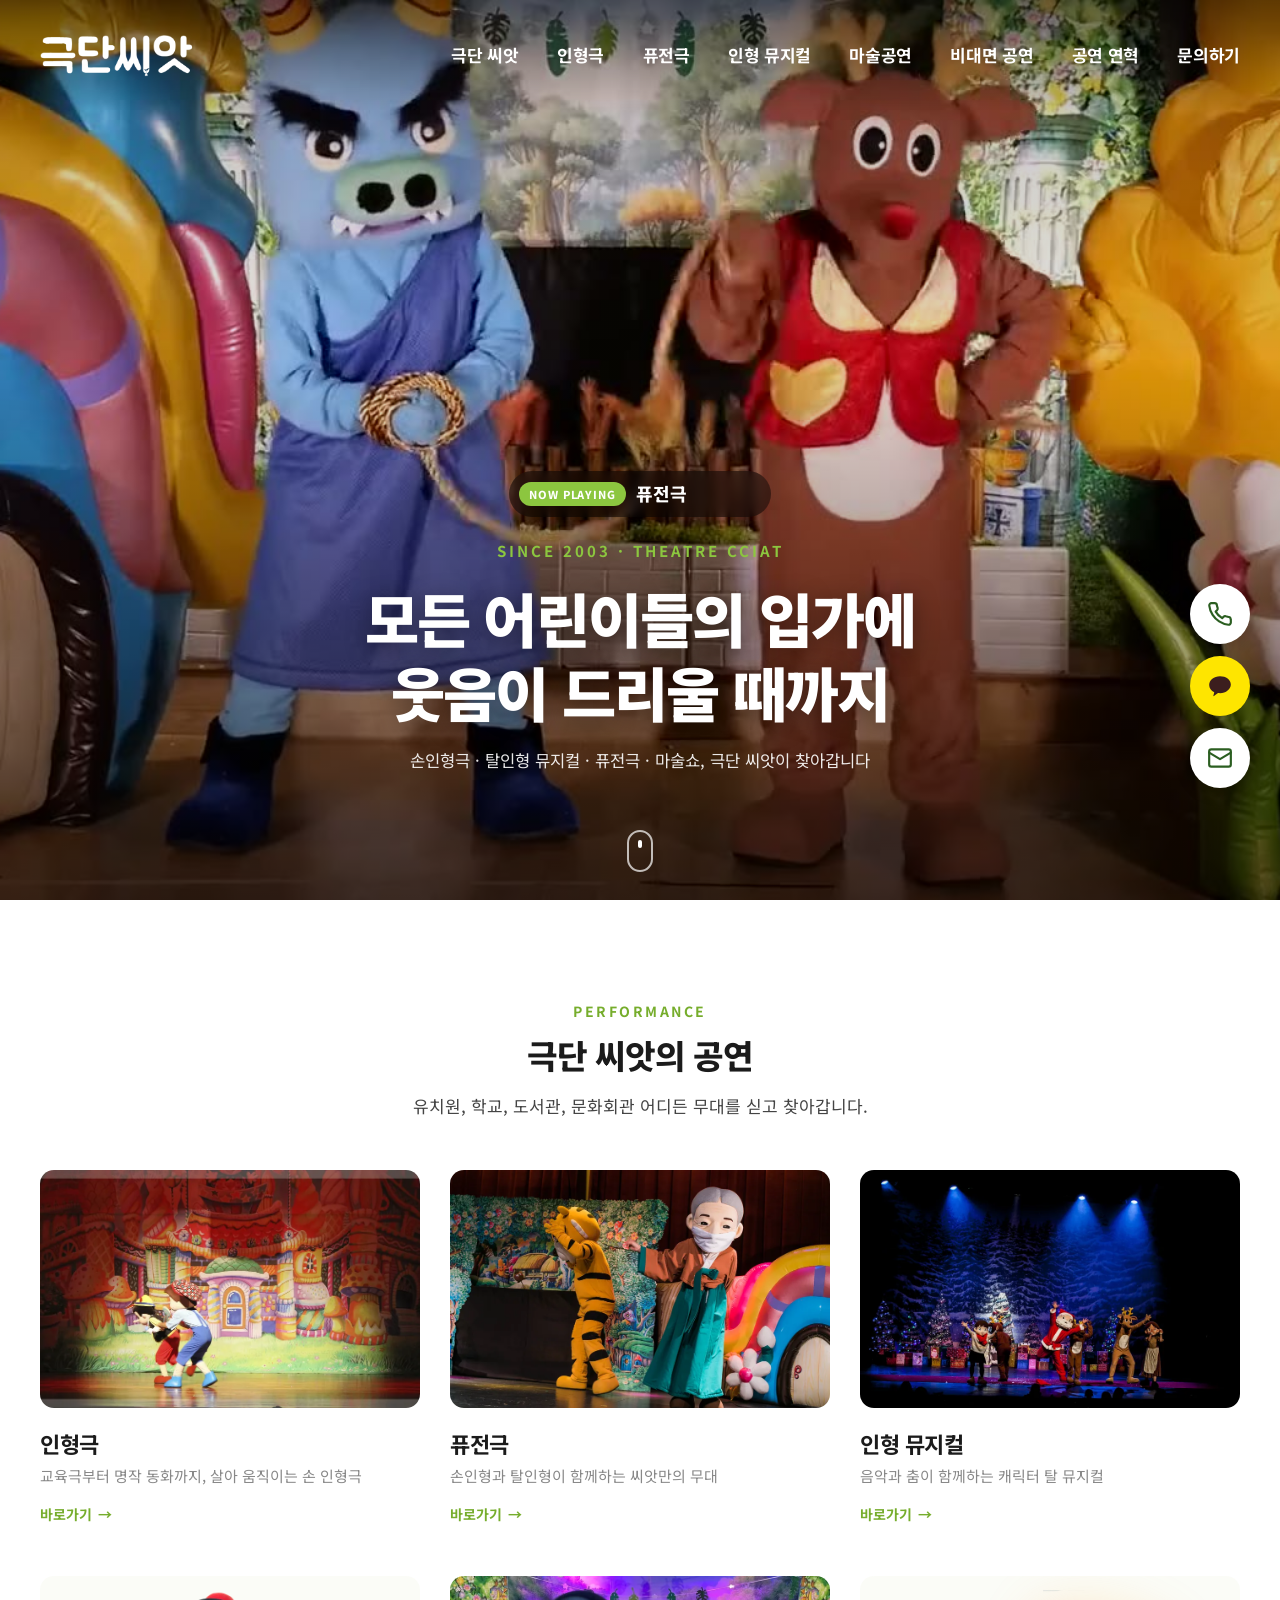
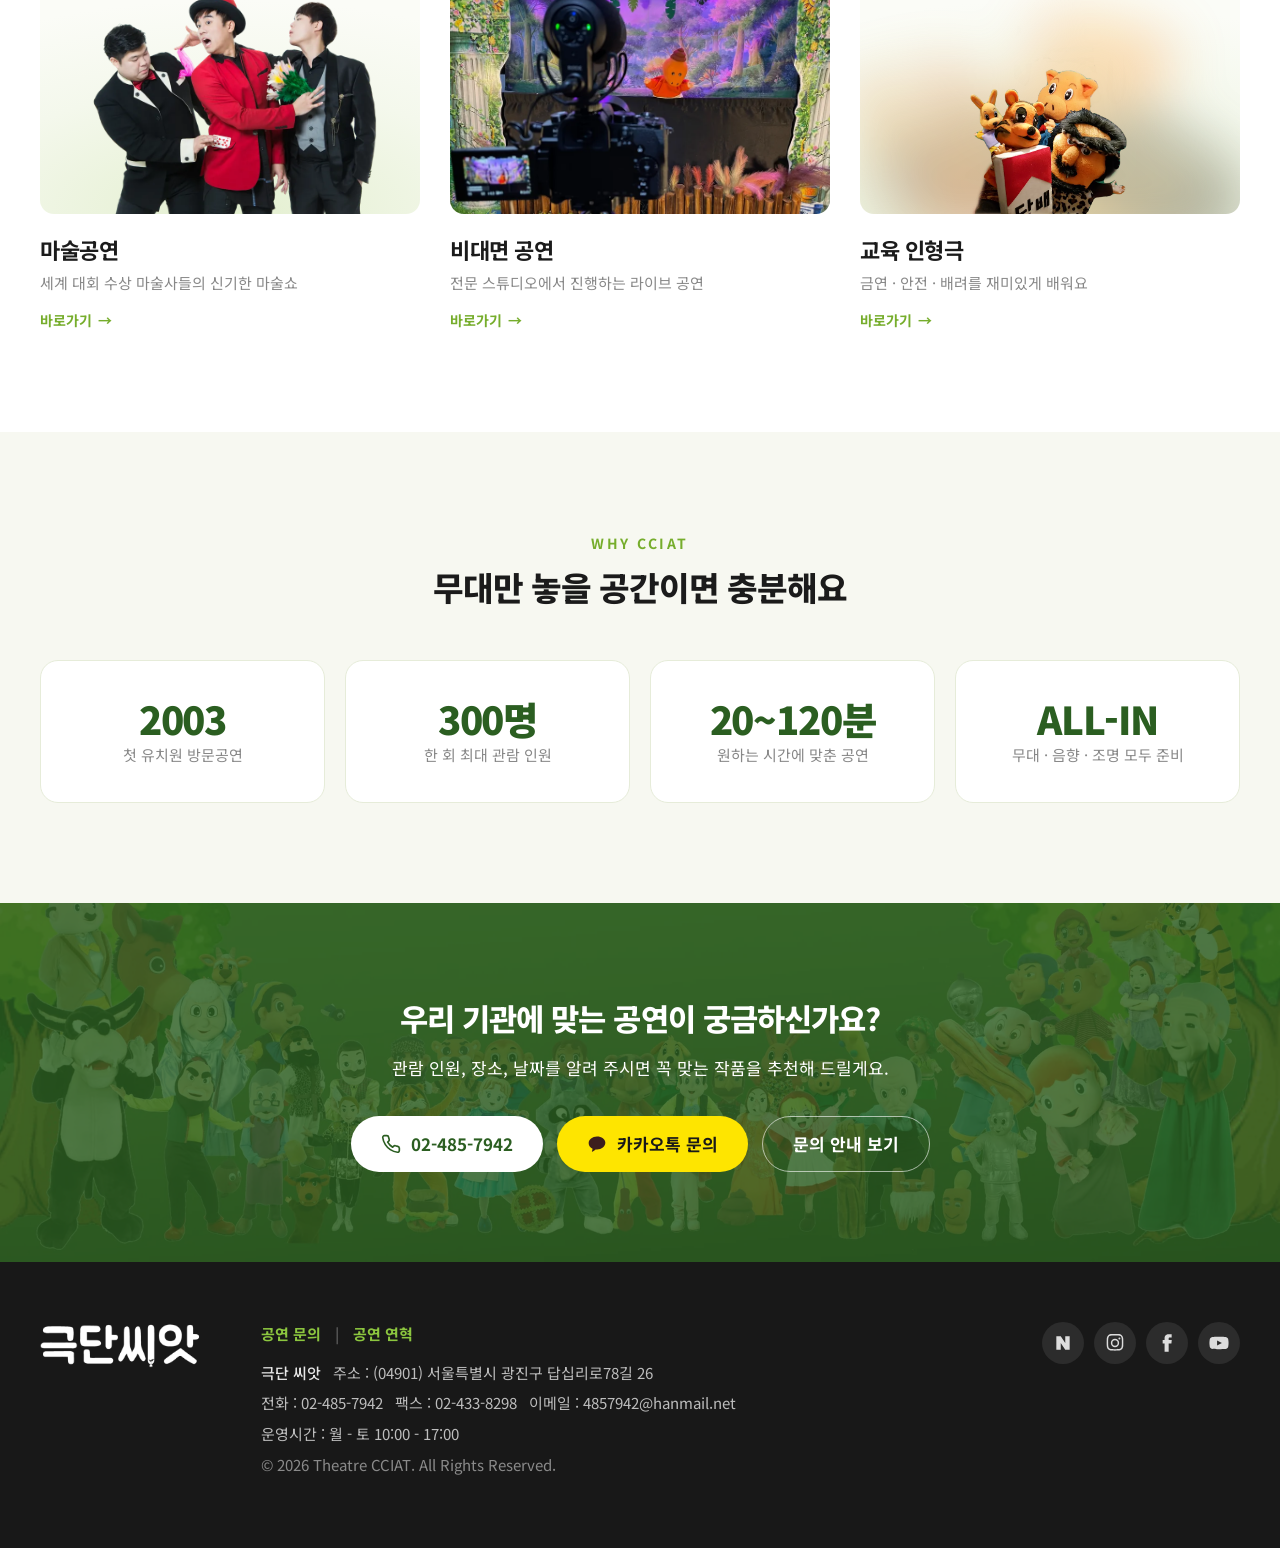
<file: index.html>
<!doctype html>
<html lang="ko">
<head>
<meta charset="utf-8">
<meta name="viewport" content="width=device-width, initial-scale=1">
<title>극단 씨앗 | 어린이 인형극·퓨전극·인형 뮤지컬·마술공연</title>
<meta name="description" content="2003년부터 아이들의 웃음을 위해 달려온 극단 씨앗. 유치원·학교·도서관으로 찾아가는 인형극, 퓨전극, 인형 뮤지컬, 마술공연.">
<meta property="og:type" content="website">
<meta property="og:site_name" content="극단 씨앗">
<meta property="og:title" content="극단 씨앗 | 어린이 인형극·퓨전극·인형 뮤지컬·마술공연">
<meta property="og:description" content="2003년부터 아이들의 웃음을 위해 달려온 극단 씨앗. 유치원·학교·도서관으로 찾아가는 인형극, 퓨전극, 인형 뮤지컬, 마술공연.">
<meta property="og:image" content="assets/img/og.webp">
<meta name="theme-color" content="#2b5e21">
<link rel="icon" href="assets/img/favicon-32.png" sizes="32x32">
<link rel="apple-touch-icon" href="assets/img/favicon.png">
<link rel="preconnect" href="https://fonts.googleapis.com">
<link rel="preconnect" href="https://fonts.gstatic.com" crossorigin>
<link href="https://fonts.googleapis.com/css2?family=Noto+Sans+KR:wght@400;500;700;800;900&display=swap" rel="stylesheet">
<link rel="stylesheet" href="assets/css/style.css">
</head>
<body>
<a class="sr-only" href="#main">본문 바로가기</a>
<header class="header">
  <div class="wrap">
    <a class="logo" href="index.html" aria-label="극단 씨앗 홈"><img src="assets/img/logo-white.png" alt="극단 씨앗" width="300" height="86"></a>
    <nav class="gnb" aria-label="주 메뉴"><a href="about.html">극단 씨앗</a><a href="puppet.html">인형극</a><a href="fusion.html">퓨전극</a><a href="musical.html">인형 뮤지컬</a><a href="magic.html">마술공연</a><a href="untact.html">비대면 공연</a><a href="history.html">공연 연혁</a><a href="contact.html">문의하기</a></nav>
    <button class="menu-btn" type="button" aria-label="메뉴 열기" aria-expanded="false" aria-controls="m-nav"><span></span></button>
  </div>
</header>
<div class="m-nav" id="m-nav" role="dialog" aria-modal="true" aria-label="전체 메뉴">
  <div class="m-nav__top"><a href="index.html"><img src="assets/img/logo-green.png" alt="극단 씨앗"></a><button class="m-nav__close" type="button" aria-label="메뉴 닫기"></button></div>
  <ul><li><a href="about.html">극단 씨앗</a></li><li><a href="puppet.html">인형극</a></li><li><a href="fusion.html">퓨전극</a></li><li><a href="musical.html">인형 뮤지컬</a></li><li><a href="magic.html">마술공연</a></li><li><a href="untact.html">비대면 공연</a></li><li><a href="history.html">공연 연혁</a></li><li><a href="contact.html">문의하기</a></li></ul>
  <div class="m-nav__contact">공연 문의<a href="tel:02-485-7942">02-485-7942</a>월 - 토 10:00 - 17:00</div>
</div>
<main id="main">
<section class="mv">
  <picture><source media="(max-width: 767px)" srcset="assets/video/hero-poster-m.jpg"><img class="mv__poster" src="assets/video/hero-poster.jpg" alt=""></picture>
  <video autoplay muted loop playsinline preload="auto" aria-label="극단 씨앗 공연 하이라이트 영상" data-cues="퓨전극,손인형극,탈인형 뮤지컬,마술쇼,손인형극,퓨전극,탈인형 뮤지컬,마술쇼,손인형극,탈인형 뮤지컬,마술쇼,퓨전극,손인형극,탈인형 뮤지컬,마술쇼,퓨전극" data-cue-sec="2">
    <source media="(max-width: 767px)" src="assets/video/hero-m.mp4" type="video/mp4">
    <source src="assets/video/hero.mp4" type="video/mp4">
  </video>
  <div class="mv__copy">
    <p class="mv__now" aria-hidden="true"><span>NOW PLAYING</span><b>퓨전극</b></p>
    <span class="mv__eyebrow">SINCE 2003 · THEATRE CCIAT</span>
    <h1 class="mv__title">모든 어린이들의 입가에<br>웃음이 드리울 때까지</h1>
    <p class="mv__desc">손인형극 · 탈인형 뮤지컬 · 퓨전극 · 마술쇼, 극단 씨앗이 찾아갑니다</p>
  </div>
  <span class="mv__scroll" aria-hidden="true"></span>
</section>
<section class="section">
  <div class="wrap">
    <div class="sec-head reveal"><span class="sec-head__eyebrow">PERFORMANCE</span><h2 class="sec-head__title">극단 씨앗의 공연</h2><p class="sec-head__desc">유치원, 학교, 도서관, 문화회관 어디든 무대를 싣고 찾아갑니다.</p></div>
    <div class="grid">
      <a class="card reveal" href="puppet.html" data-group="">
  <div class="card__thumb"><img src="assets/img/genre-0.webp" alt="인형극" width="900" height="499" loading="lazy"></div>
  <h3 class="card__title">인형극</h3>
  <p class="card__desc">교육극부터 명작 동화까지, 살아 움직이는 손 인형극</p>
  <span class="card__more">바로가기</span>
</a><a class="card reveal" href="fusion.html" data-group="">
  <div class="card__thumb"><img src="assets/img/genre-1.webp" alt="퓨전극" width="900" height="601" loading="lazy"></div>
  <h3 class="card__title">퓨전극</h3>
  <p class="card__desc">손인형과 탈인형이 함께하는 씨앗만의 무대</p>
  <span class="card__more">바로가기</span>
</a><a class="card reveal" href="musical.html" data-group="">
  <div class="card__thumb"><img src="assets/img/genre-2.webp" alt="인형 뮤지컬" width="900" height="600" loading="lazy"></div>
  <h3 class="card__title">인형 뮤지컬</h3>
  <p class="card__desc">음악과 춤이 함께하는 캐릭터 탈 뮤지컬</p>
  <span class="card__more">바로가기</span>
</a><a class="card reveal" href="magic.html" data-group="">
  <div class="card__thumb"><img src="assets/img/genre-3.webp" alt="마술공연" width="900" height="600" loading="lazy"></div>
  <h3 class="card__title">마술공연</h3>
  <p class="card__desc">세계 대회 수상 마술사들의 신기한 마술쇼</p>
  <span class="card__more">바로가기</span>
</a><a class="card reveal" href="untact.html" data-group="">
  <div class="card__thumb"><img src="assets/img/genre-4.webp" alt="비대면 공연" width="900" height="507" loading="lazy"></div>
  <h3 class="card__title">비대면 공연</h3>
  <p class="card__desc">전문 스튜디오에서 진행하는 라이브 공연</p>
  <span class="card__more">바로가기</span>
</a><a class="card reveal" href="puppet.html#edu" data-group="">
  <div class="card__thumb card__thumb--contain"><span class="card__blur" style="background-image:url('assets/img/genre-5.webp')" aria-hidden="true"></span><img src="assets/img/genre-5.webp" alt="교육 인형극" width="555" height="730" loading="lazy"></div>
  <h3 class="card__title">교육 인형극</h3>
  <p class="card__desc">금연 · 안전 · 배려를 재미있게 배워요</p>
  <span class="card__more">바로가기</span>
</a>
    </div>
  </div>
</section>
<section class="section section--cream">
  <div class="wrap">
    <div class="sec-head reveal"><span class="sec-head__eyebrow">WHY CCIAT</span><h2 class="sec-head__title">무대만 놓을 공간이면 충분해요</h2></div>
    <div class="stats">
      <div class="stat reveal"><b>2003</b><span>첫 유치원 방문공연</span></div>
      <div class="stat reveal"><b>300명</b><span>한 회 최대 관람 인원</span></div>
      <div class="stat reveal"><b>20~120분</b><span>원하는 시간에 맞춘 공연</span></div>
      <div class="stat reveal"><b>ALL-IN</b><span>무대 · 음향 · 조명 모두 준비</span></div>
    </div>
  </div>
</section>
<section class="cta">
  <img class="cta__bg" src="assets/img/cast-line.webp" alt="" loading="lazy">
  <div class="wrap">
    <h2 class="cta__title reveal">우리 기관에 맞는 공연이 궁금하신가요?</h2>
    <p class="cta__desc reveal">관람 인원, 장소, 날짜를 알려 주시면 꼭 맞는 작품을 추천해 드릴게요.</p>
    <div class="cta__btns reveal">
      <a class="btn btn--white" href="tel:02-485-7942"><svg viewBox="0 0 24 24" fill="none" stroke="currentColor" stroke-width="2" stroke-linecap="round" stroke-linejoin="round" aria-hidden="true"><path d="M22 16.9v3a2 2 0 0 1-2.2 2 19.8 19.8 0 0 1-8.6-3.1 19.5 19.5 0 0 1-6-6A19.8 19.8 0 0 1 2.1 4.2 2 2 0 0 1 4.1 2h3a2 2 0 0 1 2 1.7c.1.9.4 1.8.7 2.7a2 2 0 0 1-.5 2.1L8 9.8a16 16 0 0 0 6 6l1.3-1.3a2 2 0 0 1 2.1-.4c.9.3 1.8.6 2.7.7a2 2 0 0 1 1.7 2z"/></svg> 02-485-7942</a>
      <a class="btn btn--kakao" href="http://pf.kakao.com/_xkqhhs/chat" target="_blank" rel="noopener"><svg viewBox="0 0 24 24" aria-hidden="true"><path fill="#3c1e1e" d="M12 3C6.5 3 2 6.6 2 11c0 2.8 1.9 5.3 4.7 6.7-.2.8-.7 2.8-.8 3.2-.1.5.2.5.4.4.2-.1 2.9-2 4-2.8.6.1 1.1.1 1.7.1 5.5 0 10-3.6 10-8S17.5 3 12 3z"/></svg> 카카오톡 문의</a>
      <a class="btn btn--line" href="contact.html">문의 안내 보기</a>
    </div>
  </div>
</section>
</main>
<footer class="footer">
  <div class="wrap">
    <div class="footer__logo"><img src="assets/img/logo-white.png" alt="극단 씨앗" width="160" height="46"></div>
    <div class="footer__info">
      <div class="footer__links"><a href="contact.html">공연 문의</a><span>|</span><a href="history.html">공연 연혁</a></div>
      <p><b>극단 씨앗</b> &nbsp; 주소 : (04901) 서울특별시 광진구 답십리로78길 26</p>
      <p>전화 : <a href="tel:02-485-7942">02-485-7942</a> &nbsp; 팩스 : 02-433-8298 &nbsp; 이메일 : <a href="mailto:4857942@hanmail.net">4857942@hanmail.net</a></p>
      <p>운영시간 : 월 - 토 10:00 - 17:00</p>
      <p class="footer__copy">© 2026 Theatre CCIAT. All Rights Reserved.</p>
    </div>
    <div class="footer__sns">
      <a href="https://cafe.naver.com/cciat" target="_blank" rel="noopener" aria-label="네이버 카페"><svg viewBox="0 0 24 24" aria-hidden="true"><path d="M4 4h5.3l5.4 8V4H20v16h-5.3l-5.4-8v8H4z"/></svg></a>
      <a href="https://www.instagram.com/seed_kids_tainment/" target="_blank" rel="noopener" aria-label="인스타그램"><svg viewBox="0 0 24 24" aria-hidden="true"><path d="M12 7a5 5 0 1 0 0 10 5 5 0 0 0 0-10zm0 8.2a3.2 3.2 0 1 1 0-6.4 3.2 3.2 0 0 1 0 6.4zM17.3 5.5a1.2 1.2 0 1 0 0 2.4 1.2 1.2 0 0 0 0-2.4zM21.9 7.1c-.1-1.6-.4-3-1.6-4.2-1.2-1.2-2.6-1.5-4.2-1.6C14.5 1.2 9.5 1.2 7.9 1.3 6.3 1.4 4.9 1.7 3.7 2.9 2.5 4.1 2.2 5.5 2.1 7.1 2 8.7 2 13.7 2.1 15.3c.1 1.6.4 3 1.6 4.2 1.2 1.2 2.6 1.5 4.2 1.6 1.6.1 6.6.1 8.2 0 1.6-.1 3-.4 4.2-1.6 1.2-1.2 1.5-2.6 1.6-4.2.1-1.6.1-6.6 0-8.2zm-2.1 10a3.3 3.3 0 0 1-1.9 1.9c-1.3.5-4.4.4-5.9.4s-4.6.1-5.9-.4a3.3 3.3 0 0 1-1.9-1.9c-.5-1.3-.4-4.4-.4-5.9s-.1-4.6.4-5.9a3.3 3.3 0 0 1 1.9-1.9c1.3-.5 4.4-.4 5.9-.4s4.6-.1 5.9.4a3.3 3.3 0 0 1 1.9 1.9c.5 1.3.4 4.4.4 5.9s.1 4.6-.4 5.9z"/></svg></a>
      <a href="https://www.facebook.com/seedtainment" target="_blank" rel="noopener" aria-label="페이스북"><svg viewBox="0 0 24 24" aria-hidden="true"><path d="M14 8.5V6.6c0-.9.6-1.1 1-1.1h2.6V1.6L14 1.5c-4 0-4.9 3-4.9 4.9v2.1H6.8v4.1h2.3V22.5H14V12.6h3.3l.4-4.1z"/></svg></a>
      <a href="https://www.youtube.com/channel/UC2KgbLecmBoqmbRjazurhUA" target="_blank" rel="noopener" aria-label="유튜브"><svg viewBox="0 0 24 24" aria-hidden="true"><path d="M23 7.2a3 3 0 0 0-2.1-2.1C19 4.6 12 4.6 12 4.6s-7 0-8.9.5A3 3 0 0 0 1 7.2 31 31 0 0 0 .5 12a31 31 0 0 0 .5 4.8 3 3 0 0 0 2.1 2.1c1.9.5 8.9.5 8.9.5s7 0 8.9-.5a3 3 0 0 0 2.1-2.1 31 31 0 0 0 .5-4.8 31 31 0 0 0-.5-4.8zM9.7 15V9l5.8 3z"/></svg></a>
    </div>
  </div>
</footer>
<div class="quick" aria-label="빠른 문의">
  <a href="tel:02-485-7942" aria-label="전화 문의" style="color:var(--green-700)"><svg viewBox="0 0 24 24" fill="none" stroke="currentColor" stroke-width="2" stroke-linecap="round" stroke-linejoin="round" aria-hidden="true"><path d="M22 16.9v3a2 2 0 0 1-2.2 2 19.8 19.8 0 0 1-8.6-3.1 19.5 19.5 0 0 1-6-6A19.8 19.8 0 0 1 2.1 4.2 2 2 0 0 1 4.1 2h3a2 2 0 0 1 2 1.7c.1.9.4 1.8.7 2.7a2 2 0 0 1-.5 2.1L8 9.8a16 16 0 0 0 6 6l1.3-1.3a2 2 0 0 1 2.1-.4c.9.3 1.8.6 2.7.7a2 2 0 0 1 1.7 2z"/></svg></a>
  <a class="quick__kakao" href="http://pf.kakao.com/_xkqhhs/chat" target="_blank" rel="noopener" aria-label="카카오톡 문의"><svg viewBox="0 0 24 24" aria-hidden="true"><path fill="#3c1e1e" d="M12 3C6.5 3 2 6.6 2 11c0 2.8 1.9 5.3 4.7 6.7-.2.8-.7 2.8-.8 3.2-.1.5.2.5.4.4.2-.1 2.9-2 4-2.8.6.1 1.1.1 1.7.1 5.5 0 10-3.6 10-8S17.5 3 12 3z"/></svg></a>
  <a href="mailto:4857942@hanmail.net" aria-label="이메일 문의" style="color:var(--green-700)"><svg viewBox="0 0 24 24" fill="none" stroke="currentColor" stroke-width="2" stroke-linecap="round" stroke-linejoin="round" aria-hidden="true"><rect x="2" y="4" width="20" height="16" rx="2"/><path d="m22 7-10 6L2 7"/></svg></a>
  <button class="quick__top" type="button" aria-label="맨 위로"><svg viewBox="0 0 24 24" fill="none" stroke="currentColor" stroke-width="2.5" stroke-linecap="round" stroke-linejoin="round" aria-hidden="true"><path d="M12 19V5M5 12l7-7 7 7"/></svg>TOP</button>
</div>
<div class="modal" role="dialog" aria-modal="true" aria-labelledby="modal-title">
  <div class="modal__dim"></div>
  <div class="modal__box">
    <div class="modal__head"><div><p class="modal__cat"></p><h2 class="modal__title" id="modal-title"></h2></div><button class="modal__close" type="button" aria-label="닫기"></button></div>
    <div class="modal__body"></div>
    <div class="modal__foot">
      <a class="btn btn--accent" href="tel:02-485-7942"><svg viewBox="0 0 24 24" fill="none" stroke="currentColor" stroke-width="2" stroke-linecap="round" stroke-linejoin="round" aria-hidden="true"><path d="M22 16.9v3a2 2 0 0 1-2.2 2 19.8 19.8 0 0 1-8.6-3.1 19.5 19.5 0 0 1-6-6A19.8 19.8 0 0 1 2.1 4.2 2 2 0 0 1 4.1 2h3a2 2 0 0 1 2 1.7c.1.9.4 1.8.7 2.7a2 2 0 0 1-.5 2.1L8 9.8a16 16 0 0 0 6 6l1.3-1.3a2 2 0 0 1 2.1-.4c.9.3 1.8.6 2.7.7a2 2 0 0 1 1.7 2z"/></svg> 전화 문의 02-485-7942</a>
      <a class="btn btn--kakao" href="http://pf.kakao.com/_xkqhhs/chat" target="_blank" rel="noopener"><svg viewBox="0 0 24 24" aria-hidden="true"><path fill="#3c1e1e" d="M12 3C6.5 3 2 6.6 2 11c0 2.8 1.9 5.3 4.7 6.7-.2.8-.7 2.8-.8 3.2-.1.5.2.5.4.4.2-.1 2.9-2 4-2.8.6.1 1.1.1 1.7.1 5.5 0 10-3.6 10-8S17.5 3 12 3z"/></svg> 카카오톡 문의</a>
    </div>
  </div>
</div>
<script src="assets/js/main.js"></script>
</body>
</html>
</file>
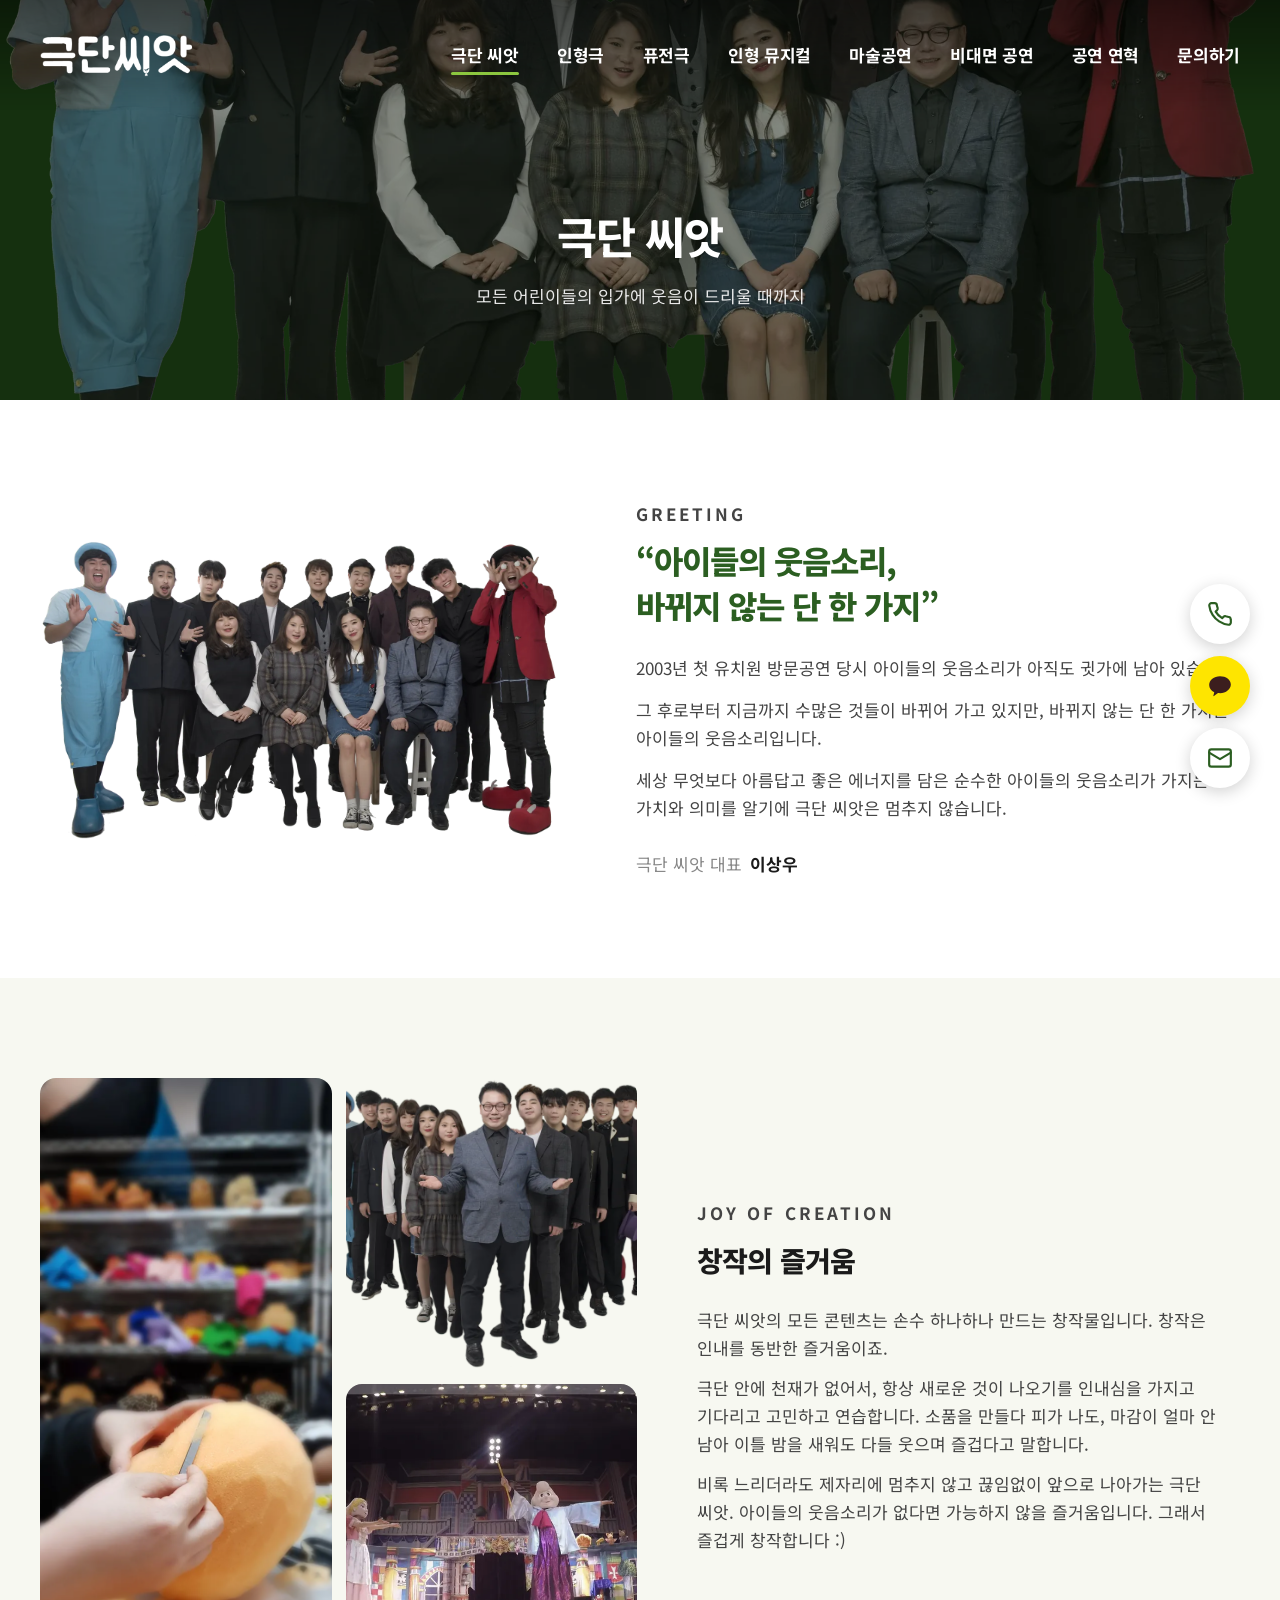
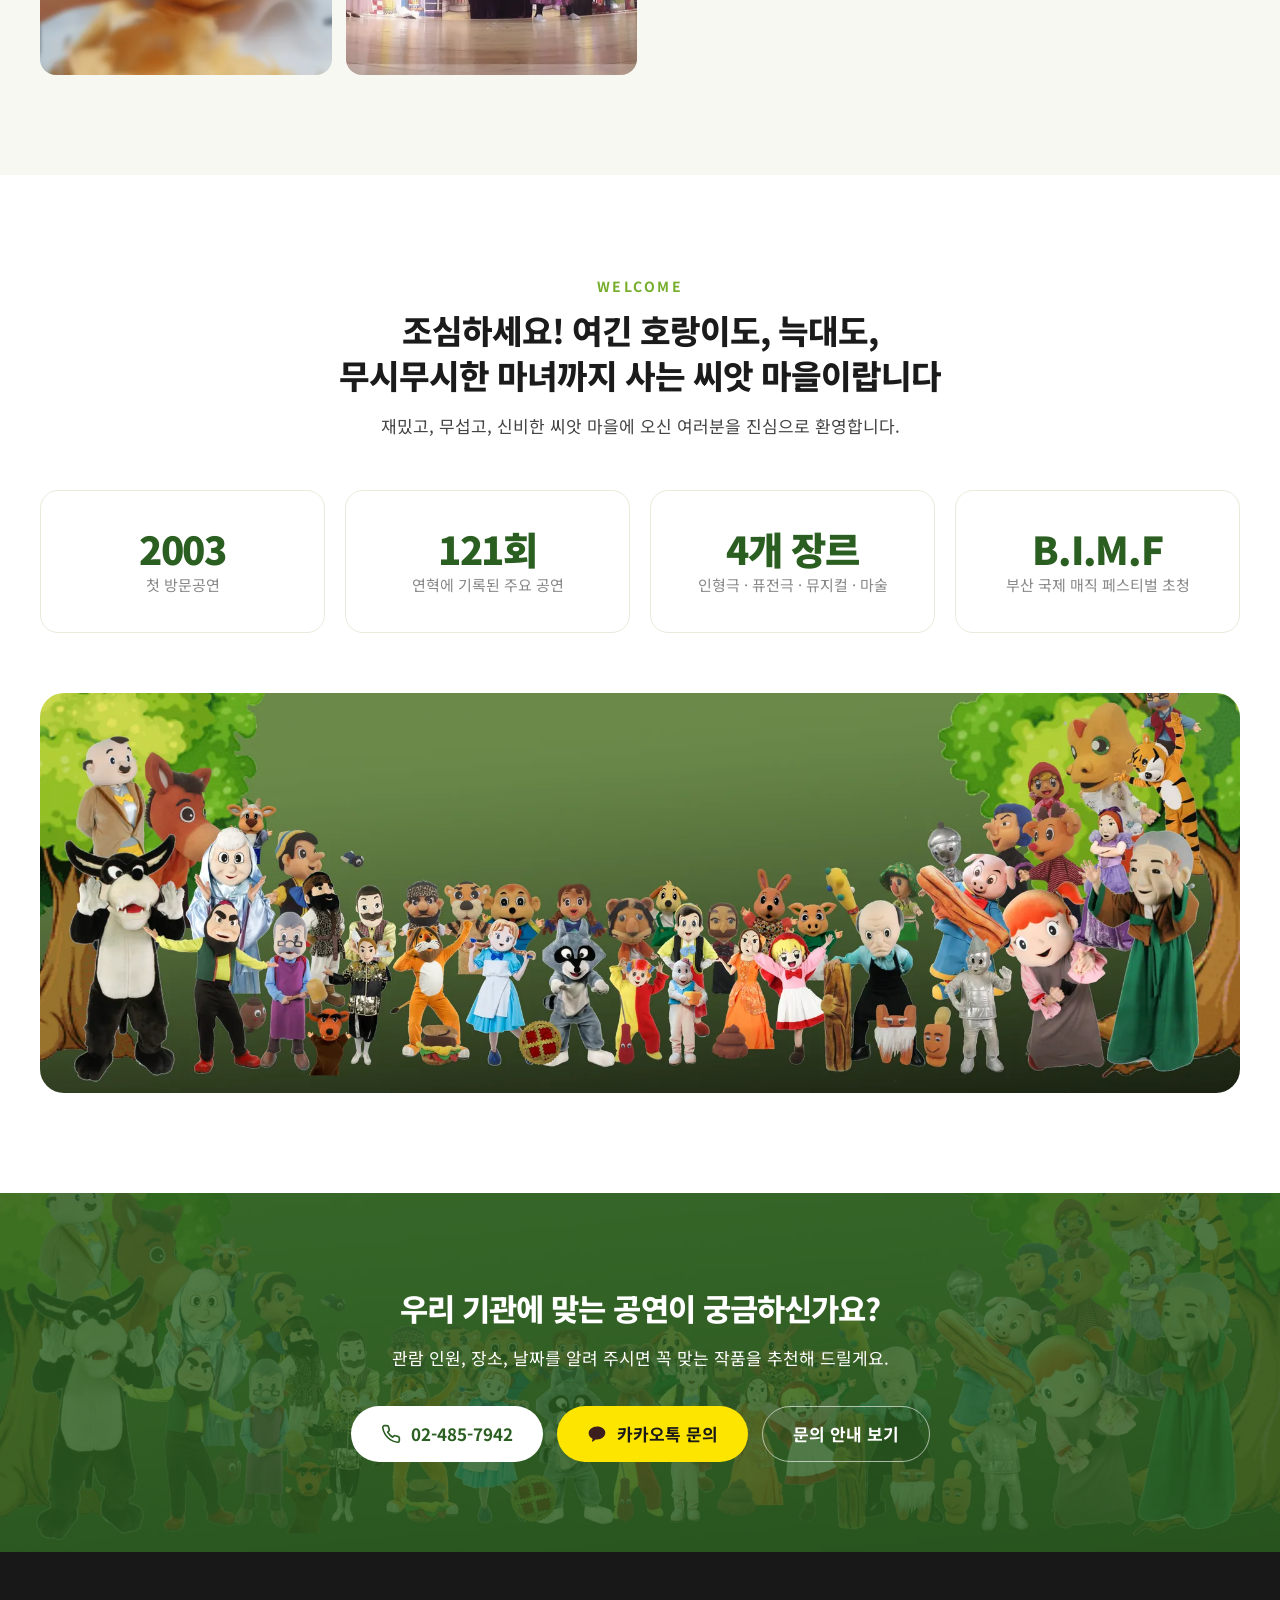
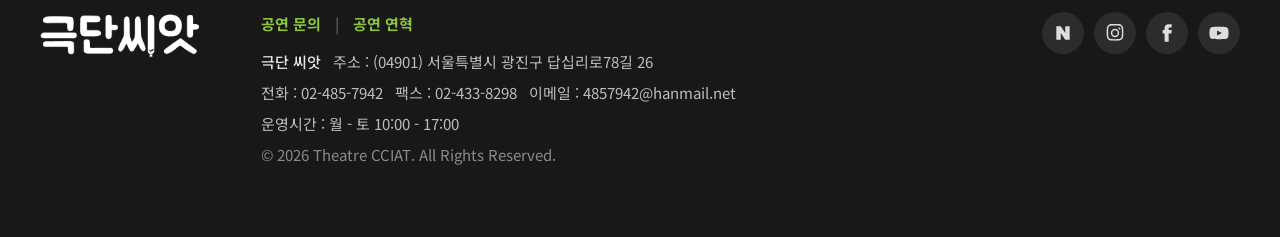
<file: about.html>
<!doctype html>
<html lang="ko">
<head>
<meta charset="utf-8">
<meta name="viewport" content="width=device-width, initial-scale=1">
<title>극단 씨앗 소개 | 극단 씨앗</title>
<meta name="description" content="2003년 첫 유치원 방문공연부터 지금까지, 아이들의 웃음소리를 위해 멈추지 않는 극단 씨앗을 소개합니다.">
<meta property="og:type" content="website">
<meta property="og:site_name" content="극단 씨앗">
<meta property="og:title" content="극단 씨앗 소개 | 극단 씨앗">
<meta property="og:description" content="2003년 첫 유치원 방문공연부터 지금까지, 아이들의 웃음소리를 위해 멈추지 않는 극단 씨앗을 소개합니다.">
<meta property="og:image" content="assets/img/og.webp">
<meta name="theme-color" content="#2b5e21">
<link rel="icon" href="assets/img/favicon-32.png" sizes="32x32">
<link rel="apple-touch-icon" href="assets/img/favicon.png">
<link rel="preconnect" href="https://fonts.googleapis.com">
<link rel="preconnect" href="https://fonts.gstatic.com" crossorigin>
<link href="https://fonts.googleapis.com/css2?family=Noto+Sans+KR:wght@400;500;700;800;900&display=swap" rel="stylesheet">
<link rel="stylesheet" href="assets/css/style.css">
</head>
<body>
<a class="sr-only" href="#main">본문 바로가기</a>
<header class="header">
  <div class="wrap">
    <a class="logo" href="index.html" aria-label="극단 씨앗 홈"><img src="assets/img/logo-white.png" alt="극단 씨앗" width="300" height="86"></a>
    <nav class="gnb" aria-label="주 메뉴"><a href="about.html" aria-current="page">극단 씨앗</a><a href="puppet.html">인형극</a><a href="fusion.html">퓨전극</a><a href="musical.html">인형 뮤지컬</a><a href="magic.html">마술공연</a><a href="untact.html">비대면 공연</a><a href="history.html">공연 연혁</a><a href="contact.html">문의하기</a></nav>
    <button class="menu-btn" type="button" aria-label="메뉴 열기" aria-expanded="false" aria-controls="m-nav"><span></span></button>
  </div>
</header>
<div class="m-nav" id="m-nav" role="dialog" aria-modal="true" aria-label="전체 메뉴">
  <div class="m-nav__top"><a href="index.html"><img src="assets/img/logo-green.png" alt="극단 씨앗"></a><button class="m-nav__close" type="button" aria-label="메뉴 닫기"></button></div>
  <ul><li><a href="about.html" aria-current="page">극단 씨앗</a></li><li><a href="puppet.html">인형극</a></li><li><a href="fusion.html">퓨전극</a></li><li><a href="musical.html">인형 뮤지컬</a></li><li><a href="magic.html">마술공연</a></li><li><a href="untact.html">비대면 공연</a></li><li><a href="history.html">공연 연혁</a></li><li><a href="contact.html">문의하기</a></li></ul>
  <div class="m-nav__contact">공연 문의<a href="tel:02-485-7942">02-485-7942</a>월 - 토 10:00 - 17:00</div>
</div>
<main id="main">
<section class="sv">
  <img class="sv__bg" src="assets/img/sv-about.webp" alt="" fetchpriority="high">
  <div class="sv__inner"><h1 class="sv__title">극단 씨앗</h1><p class="sv__desc">모든 어린이들의 입가에 웃음이 드리울 때까지</p></div>
</section>
<section class="section">
  <div class="wrap">
    <div class="greet">
      <div class="greet__img reveal"><img src="assets/img/about-team.webp" alt="극단 씨앗 단원들" loading="lazy"></div>
      <div class="reveal">
        <p class="sec-head__eyebrow" style="display:block">GREETING</p>
        <h2 class="greet__quote">“아이들의 웃음소리,<br>바뀌지 않는 단 한 가지”</h2>
        <p>2003년 첫 유치원 방문공연 당시 아이들의 웃음소리가 아직도 귓가에 남아 있습니다.</p>
        <p>그 후로부터 지금까지 수많은 것들이 바뀌어 가고 있지만, 바뀌지 않는 단 한 가지는 아이들의 웃음소리입니다.</p>
        <p>세상 무엇보다 아름답고 좋은 에너지를 담은 순수한 아이들의 웃음소리가 가지는 가치와 의미를 알기에 극단 씨앗은 멈추지 않습니다.</p>
        <p class="greet__sign"><span>극단 씨앗 대표</span>이상우</p>
      </div>
    </div>
  </div>
</section>
<section class="section section--cream">
  <div class="wrap">
    <div class="joy">
      <div class="joy__imgs reveal">
        <img src="assets/img/about-make.webp" alt="인형을 직접 만드는 모습" loading="lazy">
        <img src="assets/img/about-members.webp" alt="극단 씨앗 단원" loading="lazy">
        <img src="assets/img/about-stage.webp" alt="무대 위 인형극" loading="lazy">
      </div>
      <div class="reveal">
        <p class="sec-head__eyebrow" style="display:block">JOY OF CREATION</p>
        <h3>창작의 즐거움</h3>
        <p>극단 씨앗의 모든 콘텐츠는 손수 하나하나 만드는 창작물입니다. 창작은 인내를 동반한 즐거움이죠.</p>
        <p>극단 안에 천재가 없어서, 항상 새로운 것이 나오기를 인내심을 가지고 기다리고 고민하고 연습합니다. 소품을 만들다 피가 나도, 마감이 얼마 안 남아 이틀 밤을 새워도 다들 웃으며 즐겁다고 말합니다.</p>
        <p>비록 느리더라도 제자리에 멈추지 않고 끊임없이 앞으로 나아가는 극단 씨앗. 아이들의 웃음소리가 없다면 가능하지 않을 즐거움입니다. 그래서 즐겁게 창작합니다 :)</p>
      </div>
    </div>
  </div>
</section>
<section class="section">
  <div class="wrap">
    <div class="sec-head reveal"><span class="sec-head__eyebrow">WELCOME</span><h2 class="sec-head__title">조심하세요! 여긴 호랑이도, 늑대도,<br>무시무시한 마녀까지 사는 씨앗 마을이랍니다</h2><p class="sec-head__desc">재밌고, 무섭고, 신비한 씨앗 마을에 오신 여러분을 진심으로 환영합니다.</p></div>
    <div class="stats">
      <div class="stat reveal"><b>2003</b><span>첫 방문공연</span></div>
      <div class="stat reveal"><b>121회</b><span>연혁에 기록된 주요 공연</span></div>
      <div class="stat reveal"><b>4개 장르</b><span>인형극 · 퓨전극 · 뮤지컬 · 마술</span></div>
      <div class="stat reveal"><b>B.I.M.F</b><span>부산 국제 매직 페스티벌 초청</span></div>
    </div>
    <img class="cast-strip reveal" src="assets/img/cast-line.webp" alt="극단 씨앗의 인형 캐릭터들" loading="lazy">
  </div>
</section>
<section class="cta">
  <img class="cta__bg" src="assets/img/cast-line.webp" alt="" loading="lazy">
  <div class="wrap">
    <h2 class="cta__title reveal">우리 기관에 맞는 공연이 궁금하신가요?</h2>
    <p class="cta__desc reveal">관람 인원, 장소, 날짜를 알려 주시면 꼭 맞는 작품을 추천해 드릴게요.</p>
    <div class="cta__btns reveal">
      <a class="btn btn--white" href="tel:02-485-7942"><svg viewBox="0 0 24 24" fill="none" stroke="currentColor" stroke-width="2" stroke-linecap="round" stroke-linejoin="round" aria-hidden="true"><path d="M22 16.9v3a2 2 0 0 1-2.2 2 19.8 19.8 0 0 1-8.6-3.1 19.5 19.5 0 0 1-6-6A19.8 19.8 0 0 1 2.1 4.2 2 2 0 0 1 4.1 2h3a2 2 0 0 1 2 1.7c.1.9.4 1.8.7 2.7a2 2 0 0 1-.5 2.1L8 9.8a16 16 0 0 0 6 6l1.3-1.3a2 2 0 0 1 2.1-.4c.9.3 1.8.6 2.7.7a2 2 0 0 1 1.7 2z"/></svg> 02-485-7942</a>
      <a class="btn btn--kakao" href="http://pf.kakao.com/_xkqhhs/chat" target="_blank" rel="noopener"><svg viewBox="0 0 24 24" aria-hidden="true"><path fill="#3c1e1e" d="M12 3C6.5 3 2 6.6 2 11c0 2.8 1.9 5.3 4.7 6.7-.2.8-.7 2.8-.8 3.2-.1.5.2.5.4.4.2-.1 2.9-2 4-2.8.6.1 1.1.1 1.7.1 5.5 0 10-3.6 10-8S17.5 3 12 3z"/></svg> 카카오톡 문의</a>
      <a class="btn btn--line" href="contact.html">문의 안내 보기</a>
    </div>
  </div>
</section>
</main>
<footer class="footer">
  <div class="wrap">
    <div class="footer__logo"><img src="assets/img/logo-white.png" alt="극단 씨앗" width="160" height="46"></div>
    <div class="footer__info">
      <div class="footer__links"><a href="contact.html">공연 문의</a><span>|</span><a href="history.html">공연 연혁</a></div>
      <p><b>극단 씨앗</b> &nbsp; 주소 : (04901) 서울특별시 광진구 답십리로78길 26</p>
      <p>전화 : <a href="tel:02-485-7942">02-485-7942</a> &nbsp; 팩스 : 02-433-8298 &nbsp; 이메일 : <a href="mailto:4857942@hanmail.net">4857942@hanmail.net</a></p>
      <p>운영시간 : 월 - 토 10:00 - 17:00</p>
      <p class="footer__copy">© 2026 Theatre CCIAT. All Rights Reserved.</p>
    </div>
    <div class="footer__sns">
      <a href="https://cafe.naver.com/cciat" target="_blank" rel="noopener" aria-label="네이버 카페"><svg viewBox="0 0 24 24" aria-hidden="true"><path d="M4 4h5.3l5.4 8V4H20v16h-5.3l-5.4-8v8H4z"/></svg></a>
      <a href="https://www.instagram.com/seed_kids_tainment/" target="_blank" rel="noopener" aria-label="인스타그램"><svg viewBox="0 0 24 24" aria-hidden="true"><path d="M12 7a5 5 0 1 0 0 10 5 5 0 0 0 0-10zm0 8.2a3.2 3.2 0 1 1 0-6.4 3.2 3.2 0 0 1 0 6.4zM17.3 5.5a1.2 1.2 0 1 0 0 2.4 1.2 1.2 0 0 0 0-2.4zM21.9 7.1c-.1-1.6-.4-3-1.6-4.2-1.2-1.2-2.6-1.5-4.2-1.6C14.5 1.2 9.5 1.2 7.9 1.3 6.3 1.4 4.9 1.7 3.7 2.9 2.5 4.1 2.2 5.5 2.1 7.1 2 8.7 2 13.7 2.1 15.3c.1 1.6.4 3 1.6 4.2 1.2 1.2 2.6 1.5 4.2 1.6 1.6.1 6.6.1 8.2 0 1.6-.1 3-.4 4.2-1.6 1.2-1.2 1.5-2.6 1.6-4.2.1-1.6.1-6.6 0-8.2zm-2.1 10a3.3 3.3 0 0 1-1.9 1.9c-1.3.5-4.4.4-5.9.4s-4.6.1-5.9-.4a3.3 3.3 0 0 1-1.9-1.9c-.5-1.3-.4-4.4-.4-5.9s-.1-4.6.4-5.9a3.3 3.3 0 0 1 1.9-1.9c1.3-.5 4.4-.4 5.9-.4s4.6-.1 5.9.4a3.3 3.3 0 0 1 1.9 1.9c.5 1.3.4 4.4.4 5.9s.1 4.6-.4 5.9z"/></svg></a>
      <a href="https://www.facebook.com/seedtainment" target="_blank" rel="noopener" aria-label="페이스북"><svg viewBox="0 0 24 24" aria-hidden="true"><path d="M14 8.5V6.6c0-.9.6-1.1 1-1.1h2.6V1.6L14 1.5c-4 0-4.9 3-4.9 4.9v2.1H6.8v4.1h2.3V22.5H14V12.6h3.3l.4-4.1z"/></svg></a>
      <a href="https://www.youtube.com/channel/UC2KgbLecmBoqmbRjazurhUA" target="_blank" rel="noopener" aria-label="유튜브"><svg viewBox="0 0 24 24" aria-hidden="true"><path d="M23 7.2a3 3 0 0 0-2.1-2.1C19 4.6 12 4.6 12 4.6s-7 0-8.9.5A3 3 0 0 0 1 7.2 31 31 0 0 0 .5 12a31 31 0 0 0 .5 4.8 3 3 0 0 0 2.1 2.1c1.9.5 8.9.5 8.9.5s7 0 8.9-.5a3 3 0 0 0 2.1-2.1 31 31 0 0 0 .5-4.8 31 31 0 0 0-.5-4.8zM9.7 15V9l5.8 3z"/></svg></a>
    </div>
  </div>
</footer>
<div class="quick" aria-label="빠른 문의">
  <a href="tel:02-485-7942" aria-label="전화 문의" style="color:var(--green-700)"><svg viewBox="0 0 24 24" fill="none" stroke="currentColor" stroke-width="2" stroke-linecap="round" stroke-linejoin="round" aria-hidden="true"><path d="M22 16.9v3a2 2 0 0 1-2.2 2 19.8 19.8 0 0 1-8.6-3.1 19.5 19.5 0 0 1-6-6A19.8 19.8 0 0 1 2.1 4.2 2 2 0 0 1 4.1 2h3a2 2 0 0 1 2 1.7c.1.9.4 1.8.7 2.7a2 2 0 0 1-.5 2.1L8 9.8a16 16 0 0 0 6 6l1.3-1.3a2 2 0 0 1 2.1-.4c.9.3 1.8.6 2.7.7a2 2 0 0 1 1.7 2z"/></svg></a>
  <a class="quick__kakao" href="http://pf.kakao.com/_xkqhhs/chat" target="_blank" rel="noopener" aria-label="카카오톡 문의"><svg viewBox="0 0 24 24" aria-hidden="true"><path fill="#3c1e1e" d="M12 3C6.5 3 2 6.6 2 11c0 2.8 1.9 5.3 4.7 6.7-.2.8-.7 2.8-.8 3.2-.1.5.2.5.4.4.2-.1 2.9-2 4-2.8.6.1 1.1.1 1.7.1 5.5 0 10-3.6 10-8S17.5 3 12 3z"/></svg></a>
  <a href="mailto:4857942@hanmail.net" aria-label="이메일 문의" style="color:var(--green-700)"><svg viewBox="0 0 24 24" fill="none" stroke="currentColor" stroke-width="2" stroke-linecap="round" stroke-linejoin="round" aria-hidden="true"><rect x="2" y="4" width="20" height="16" rx="2"/><path d="m22 7-10 6L2 7"/></svg></a>
  <button class="quick__top" type="button" aria-label="맨 위로"><svg viewBox="0 0 24 24" fill="none" stroke="currentColor" stroke-width="2.5" stroke-linecap="round" stroke-linejoin="round" aria-hidden="true"><path d="M12 19V5M5 12l7-7 7 7"/></svg>TOP</button>
</div>
<div class="modal" role="dialog" aria-modal="true" aria-labelledby="modal-title">
  <div class="modal__dim"></div>
  <div class="modal__box">
    <div class="modal__head"><div><p class="modal__cat"></p><h2 class="modal__title" id="modal-title"></h2></div><button class="modal__close" type="button" aria-label="닫기"></button></div>
    <div class="modal__body"></div>
    <div class="modal__foot">
      <a class="btn btn--accent" href="tel:02-485-7942"><svg viewBox="0 0 24 24" fill="none" stroke="currentColor" stroke-width="2" stroke-linecap="round" stroke-linejoin="round" aria-hidden="true"><path d="M22 16.9v3a2 2 0 0 1-2.2 2 19.8 19.8 0 0 1-8.6-3.1 19.5 19.5 0 0 1-6-6A19.8 19.8 0 0 1 2.1 4.2 2 2 0 0 1 4.1 2h3a2 2 0 0 1 2 1.7c.1.9.4 1.8.7 2.7a2 2 0 0 1-.5 2.1L8 9.8a16 16 0 0 0 6 6l1.3-1.3a2 2 0 0 1 2.1-.4c.9.3 1.8.6 2.7.7a2 2 0 0 1 1.7 2z"/></svg> 전화 문의 02-485-7942</a>
      <a class="btn btn--kakao" href="http://pf.kakao.com/_xkqhhs/chat" target="_blank" rel="noopener"><svg viewBox="0 0 24 24" aria-hidden="true"><path fill="#3c1e1e" d="M12 3C6.5 3 2 6.6 2 11c0 2.8 1.9 5.3 4.7 6.7-.2.8-.7 2.8-.8 3.2-.1.5.2.5.4.4.2-.1 2.9-2 4-2.8.6.1 1.1.1 1.7.1 5.5 0 10-3.6 10-8S17.5 3 12 3z"/></svg> 카카오톡 문의</a>
    </div>
  </div>
</div>
<script src="assets/js/main.js"></script>
</body>
</html>
</file>
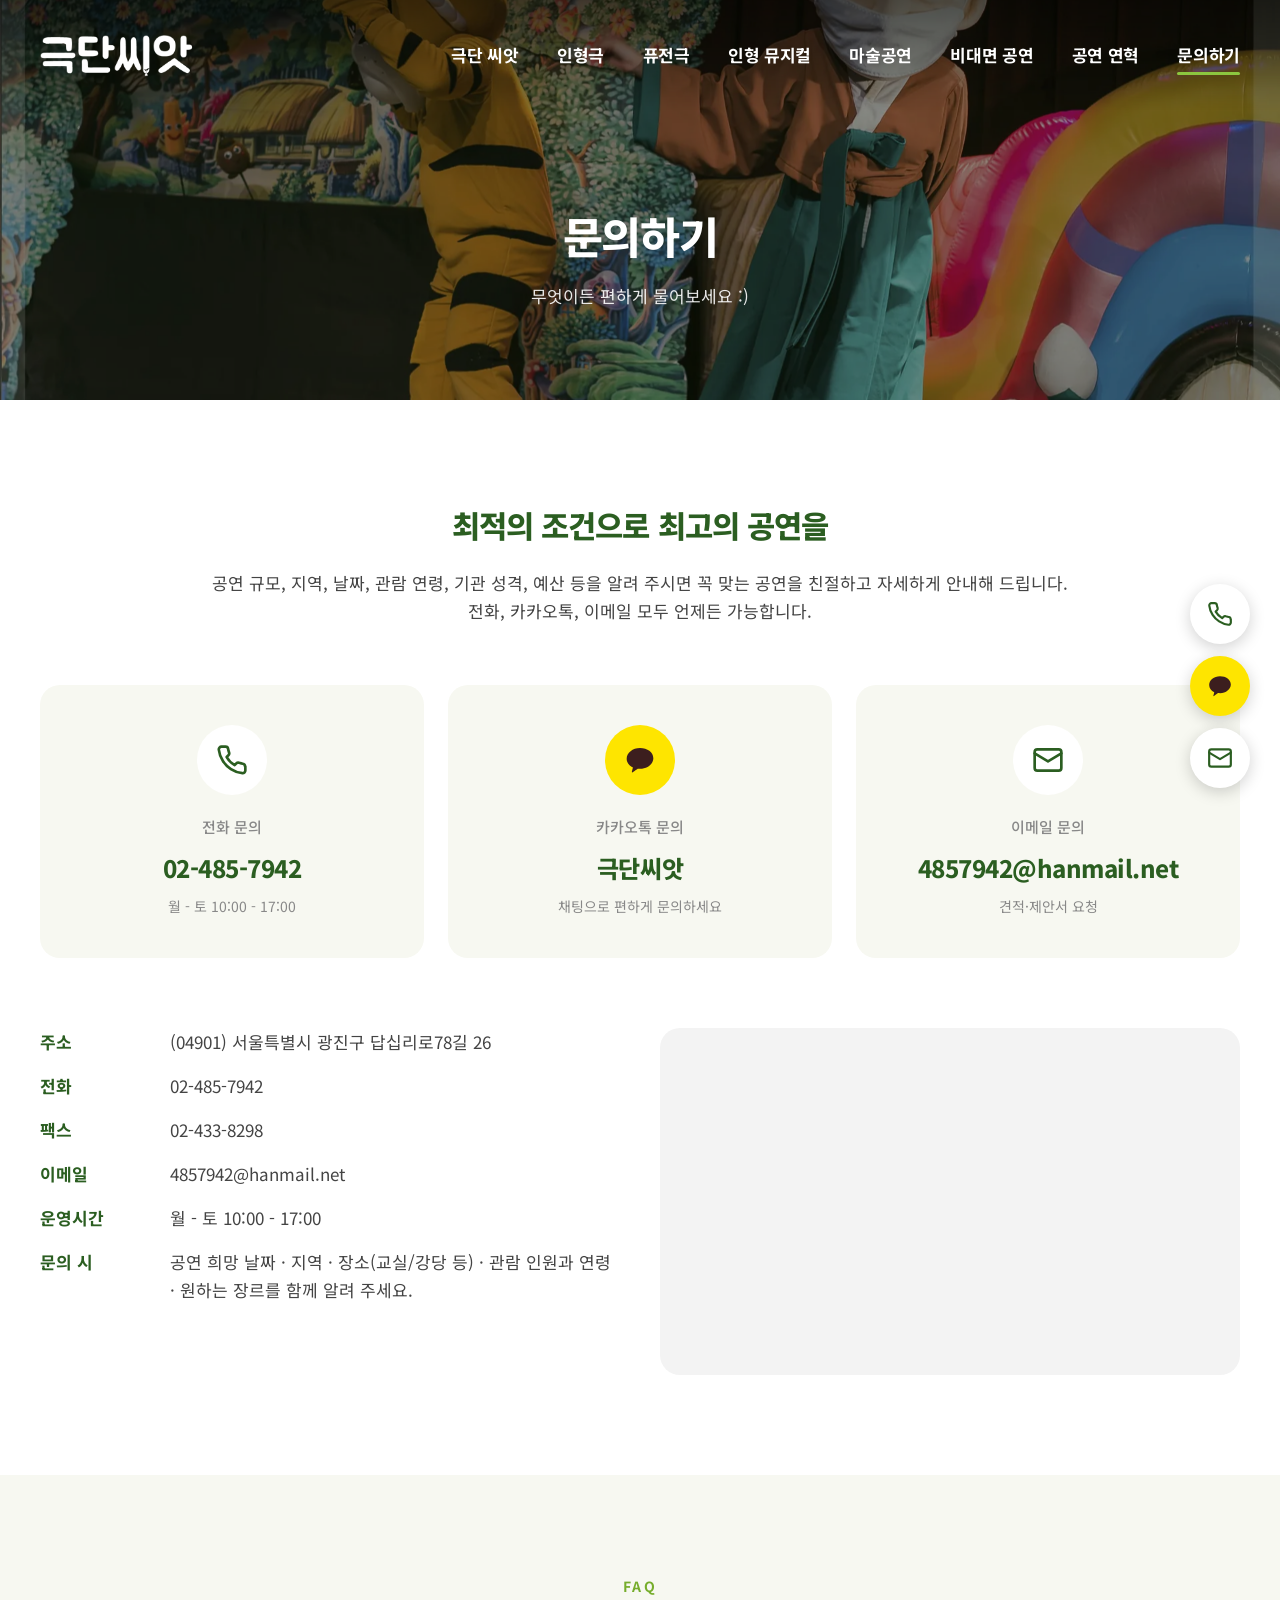
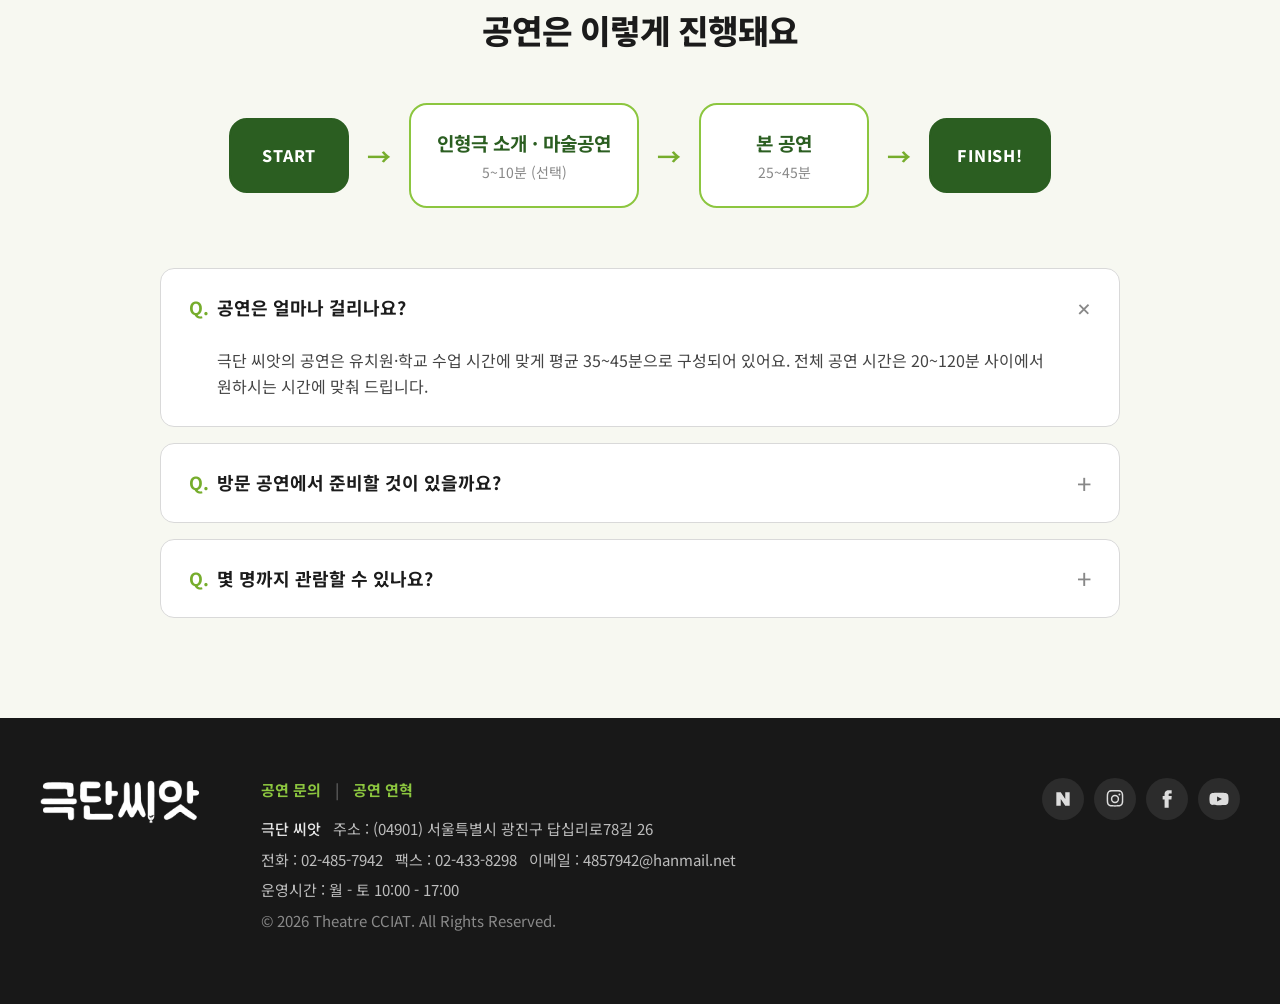
<file: contact.html>
<!doctype html>
<html lang="ko">
<head>
<meta charset="utf-8">
<meta name="viewport" content="width=device-width, initial-scale=1">
<title>문의하기 | 극단 씨앗</title>
<meta name="description" content="극단 씨앗 공연 문의. 전화 02-485-7942, 카카오톡 극단씨앗, 이메일 4857942@hanmail.net">
<meta property="og:type" content="website">
<meta property="og:site_name" content="극단 씨앗">
<meta property="og:title" content="문의하기 | 극단 씨앗">
<meta property="og:description" content="극단 씨앗 공연 문의. 전화 02-485-7942, 카카오톡 극단씨앗, 이메일 4857942@hanmail.net">
<meta property="og:image" content="assets/img/og.webp">
<meta name="theme-color" content="#2b5e21">
<link rel="icon" href="assets/img/favicon-32.png" sizes="32x32">
<link rel="apple-touch-icon" href="assets/img/favicon.png">
<link rel="preconnect" href="https://fonts.googleapis.com">
<link rel="preconnect" href="https://fonts.gstatic.com" crossorigin>
<link href="https://fonts.googleapis.com/css2?family=Noto+Sans+KR:wght@400;500;700;800;900&display=swap" rel="stylesheet">
<link rel="stylesheet" href="assets/css/style.css">
</head>
<body>
<a class="sr-only" href="#main">본문 바로가기</a>
<header class="header">
  <div class="wrap">
    <a class="logo" href="index.html" aria-label="극단 씨앗 홈"><img src="assets/img/logo-white.png" alt="극단 씨앗" width="300" height="86"></a>
    <nav class="gnb" aria-label="주 메뉴"><a href="about.html">극단 씨앗</a><a href="puppet.html">인형극</a><a href="fusion.html">퓨전극</a><a href="musical.html">인형 뮤지컬</a><a href="magic.html">마술공연</a><a href="untact.html">비대면 공연</a><a href="history.html">공연 연혁</a><a href="contact.html" aria-current="page">문의하기</a></nav>
    <button class="menu-btn" type="button" aria-label="메뉴 열기" aria-expanded="false" aria-controls="m-nav"><span></span></button>
  </div>
</header>
<div class="m-nav" id="m-nav" role="dialog" aria-modal="true" aria-label="전체 메뉴">
  <div class="m-nav__top"><a href="index.html"><img src="assets/img/logo-green.png" alt="극단 씨앗"></a><button class="m-nav__close" type="button" aria-label="메뉴 닫기"></button></div>
  <ul><li><a href="about.html">극단 씨앗</a></li><li><a href="puppet.html">인형극</a></li><li><a href="fusion.html">퓨전극</a></li><li><a href="musical.html">인형 뮤지컬</a></li><li><a href="magic.html">마술공연</a></li><li><a href="untact.html">비대면 공연</a></li><li><a href="history.html">공연 연혁</a></li><li><a href="contact.html" aria-current="page">문의하기</a></li></ul>
  <div class="m-nav__contact">공연 문의<a href="tel:02-485-7942">02-485-7942</a>월 - 토 10:00 - 17:00</div>
</div>
<main id="main">
<section class="sv">
  <img class="sv__bg" src="assets/img/sv-contact.webp" alt="" fetchpriority="high">
  <div class="sv__inner"><h1 class="sv__title">문의하기</h1><p class="sv__desc">무엇이든 편하게 물어보세요 :)</p></div>
</section>
<section class="section">
  <div class="wrap">
    <div class="intro reveal">
      <h2 class="intro__title">최적의 조건으로 최고의 공연을</h2>
      <p>공연 규모, 지역, 날짜, 관람 연령, 기관 성격, 예산 등을 알려 주시면 꼭 맞는 공연을 친절하고 자세하게 안내해 드립니다. 전화, 카카오톡, 이메일 모두 언제든 가능합니다.</p>
    </div>
    <div class="contact-grid">
      <a class="contact-card reveal" href="tel:02-485-7942"><span class="contact-card__icon" style="color:var(--green-700)"><svg viewBox="0 0 24 24" fill="none" stroke="currentColor" stroke-width="2" stroke-linecap="round" stroke-linejoin="round" aria-hidden="true"><path d="M22 16.9v3a2 2 0 0 1-2.2 2 19.8 19.8 0 0 1-8.6-3.1 19.5 19.5 0 0 1-6-6A19.8 19.8 0 0 1 2.1 4.2 2 2 0 0 1 4.1 2h3a2 2 0 0 1 2 1.7c.1.9.4 1.8.7 2.7a2 2 0 0 1-.5 2.1L8 9.8a16 16 0 0 0 6 6l1.3-1.3a2 2 0 0 1 2.1-.4c.9.3 1.8.6 2.7.7a2 2 0 0 1 1.7 2z"/></svg></span><b>전화 문의</b><strong>02-485-7942</strong><span>월 - 토 10:00 - 17:00</span></a>
      <a class="contact-card reveal" href="http://pf.kakao.com/_xkqhhs/chat" target="_blank" rel="noopener"><span class="contact-card__icon" style="background:#fee500"><svg viewBox="0 0 24 24" aria-hidden="true"><path fill="#3c1e1e" d="M12 3C6.5 3 2 6.6 2 11c0 2.8 1.9 5.3 4.7 6.7-.2.8-.7 2.8-.8 3.2-.1.5.2.5.4.4.2-.1 2.9-2 4-2.8.6.1 1.1.1 1.7.1 5.5 0 10-3.6 10-8S17.5 3 12 3z"/></svg></span><b>카카오톡 문의</b><strong>극단씨앗</strong><span>채팅으로 편하게 문의하세요</span></a>
      <a class="contact-card reveal" href="mailto:4857942@hanmail.net"><span class="contact-card__icon" style="color:var(--green-700)"><svg viewBox="0 0 24 24" fill="none" stroke="currentColor" stroke-width="2" stroke-linecap="round" stroke-linejoin="round" aria-hidden="true"><rect x="2" y="4" width="20" height="16" rx="2"/><path d="m22 7-10 6L2 7"/></svg></span><b>이메일 문의</b><strong>4857942@hanmail.net</strong><span>견적·제안서 요청</span></a>
    </div>
    <div class="contact-info">
      <dl class="reveal">
        <dt>주소</dt><dd>(04901) 서울특별시 광진구 답십리로78길 26</dd>
        <dt>전화</dt><dd><a href="tel:02-485-7942">02-485-7942</a></dd>
        <dt>팩스</dt><dd>02-433-8298</dd>
        <dt>이메일</dt><dd><a href="mailto:4857942@hanmail.net">4857942@hanmail.net</a></dd>
        <dt>운영시간</dt><dd>월 - 토 10:00 - 17:00</dd>
        <dt>문의 시</dt><dd>공연 희망 날짜 · 지역 · 장소(교실/강당 등) · 관람 인원과 연령 · 원하는 장르를 함께 알려 주세요.</dd>
      </dl>
      <div class="map reveal"><iframe src="https://maps.google.com/maps?q=서울특별시 광진구 답십리로78길 26&z=16&hl=ko&output=embed" title="극단 씨앗 위치 지도" loading="lazy" referrerpolicy="no-referrer-when-downgrade"></iframe></div>
    </div>
  </div>
</section>
<section class="section section--cream">
  <div class="wrap">
    <div class="sec-head reveal"><span class="sec-head__eyebrow">FAQ</span><h2 class="sec-head__title">공연은 이렇게 진행돼요</h2></div>
    <div class="flow reveal" aria-label="공연 진행 순서">
      <div class="flow__step flow__step--edge">START</div><span class="flow__arrow" aria-hidden="true">→</span>
      <div class="flow__step"><b>인형극 소개 · 마술공연</b><span>5~10분 (선택)</span></div><span class="flow__arrow" aria-hidden="true">→</span>
      <div class="flow__step"><b>본 공연</b><span>25~45분</span></div><span class="flow__arrow" aria-hidden="true">→</span>
      <div class="flow__step flow__step--edge">FINISH!</div>
    </div>
    <div class="faq">
      <details class="reveal" open><summary>공연은 얼마나 걸리나요?</summary><div class="faq__a">극단 씨앗의 공연은 유치원·학교 수업 시간에 맞게 평균 35~45분으로 구성되어 있어요. 전체 공연 시간은 20~120분 사이에서 원하시는 시간에 맞춰 드립니다.</div></details>
      <details class="reveal"><summary>방문 공연에서 준비할 것이 있을까요?</summary><div class="faq__a">설치 무대, 음향 장비, 조명 장비를 모두 갖추고 방문합니다. 무대를 설치할 공간만 있으면 따로 준비하실 것은 하나도 없어요. 무대 설치를 위해 공연 시작 1시간 전에 도착합니다. (예: 11시 공연이면 10시 도착)</div></details>
      <details class="reveal"><summary>몇 명까지 관람할 수 있나요?</summary><div class="faq__a">한 회에 0~300명 정도까지 관람할 수 있어요. 인원이 많으면 2회, 3회로 나누어 공연합니다. 유치원 교실, 시청각실, 강당, 체육관 등 공간과 인원을 알려 주시면 그에 맞는 무대·조명·음향을 준비해 방문합니다.</div></details>
    </div>
  </div>
</section>
</main>
<footer class="footer">
  <div class="wrap">
    <div class="footer__logo"><img src="assets/img/logo-white.png" alt="극단 씨앗" width="160" height="46"></div>
    <div class="footer__info">
      <div class="footer__links"><a href="contact.html">공연 문의</a><span>|</span><a href="history.html">공연 연혁</a></div>
      <p><b>극단 씨앗</b> &nbsp; 주소 : (04901) 서울특별시 광진구 답십리로78길 26</p>
      <p>전화 : <a href="tel:02-485-7942">02-485-7942</a> &nbsp; 팩스 : 02-433-8298 &nbsp; 이메일 : <a href="mailto:4857942@hanmail.net">4857942@hanmail.net</a></p>
      <p>운영시간 : 월 - 토 10:00 - 17:00</p>
      <p class="footer__copy">© 2026 Theatre CCIAT. All Rights Reserved.</p>
    </div>
    <div class="footer__sns">
      <a href="https://cafe.naver.com/cciat" target="_blank" rel="noopener" aria-label="네이버 카페"><svg viewBox="0 0 24 24" aria-hidden="true"><path d="M4 4h5.3l5.4 8V4H20v16h-5.3l-5.4-8v8H4z"/></svg></a>
      <a href="https://www.instagram.com/seed_kids_tainment/" target="_blank" rel="noopener" aria-label="인스타그램"><svg viewBox="0 0 24 24" aria-hidden="true"><path d="M12 7a5 5 0 1 0 0 10 5 5 0 0 0 0-10zm0 8.2a3.2 3.2 0 1 1 0-6.4 3.2 3.2 0 0 1 0 6.4zM17.3 5.5a1.2 1.2 0 1 0 0 2.4 1.2 1.2 0 0 0 0-2.4zM21.9 7.1c-.1-1.6-.4-3-1.6-4.2-1.2-1.2-2.6-1.5-4.2-1.6C14.5 1.2 9.5 1.2 7.9 1.3 6.3 1.4 4.9 1.7 3.7 2.9 2.5 4.1 2.2 5.5 2.1 7.1 2 8.7 2 13.7 2.1 15.3c.1 1.6.4 3 1.6 4.2 1.2 1.2 2.6 1.5 4.2 1.6 1.6.1 6.6.1 8.2 0 1.6-.1 3-.4 4.2-1.6 1.2-1.2 1.5-2.6 1.6-4.2.1-1.6.1-6.6 0-8.2zm-2.1 10a3.3 3.3 0 0 1-1.9 1.9c-1.3.5-4.4.4-5.9.4s-4.6.1-5.9-.4a3.3 3.3 0 0 1-1.9-1.9c-.5-1.3-.4-4.4-.4-5.9s-.1-4.6.4-5.9a3.3 3.3 0 0 1 1.9-1.9c1.3-.5 4.4-.4 5.9-.4s4.6-.1 5.9.4a3.3 3.3 0 0 1 1.9 1.9c.5 1.3.4 4.4.4 5.9s.1 4.6-.4 5.9z"/></svg></a>
      <a href="https://www.facebook.com/seedtainment" target="_blank" rel="noopener" aria-label="페이스북"><svg viewBox="0 0 24 24" aria-hidden="true"><path d="M14 8.5V6.6c0-.9.6-1.1 1-1.1h2.6V1.6L14 1.5c-4 0-4.9 3-4.9 4.9v2.1H6.8v4.1h2.3V22.5H14V12.6h3.3l.4-4.1z"/></svg></a>
      <a href="https://www.youtube.com/channel/UC2KgbLecmBoqmbRjazurhUA" target="_blank" rel="noopener" aria-label="유튜브"><svg viewBox="0 0 24 24" aria-hidden="true"><path d="M23 7.2a3 3 0 0 0-2.1-2.1C19 4.6 12 4.6 12 4.6s-7 0-8.9.5A3 3 0 0 0 1 7.2 31 31 0 0 0 .5 12a31 31 0 0 0 .5 4.8 3 3 0 0 0 2.1 2.1c1.9.5 8.9.5 8.9.5s7 0 8.9-.5a3 3 0 0 0 2.1-2.1 31 31 0 0 0 .5-4.8 31 31 0 0 0-.5-4.8zM9.7 15V9l5.8 3z"/></svg></a>
    </div>
  </div>
</footer>
<div class="quick" aria-label="빠른 문의">
  <a href="tel:02-485-7942" aria-label="전화 문의" style="color:var(--green-700)"><svg viewBox="0 0 24 24" fill="none" stroke="currentColor" stroke-width="2" stroke-linecap="round" stroke-linejoin="round" aria-hidden="true"><path d="M22 16.9v3a2 2 0 0 1-2.2 2 19.8 19.8 0 0 1-8.6-3.1 19.5 19.5 0 0 1-6-6A19.8 19.8 0 0 1 2.1 4.2 2 2 0 0 1 4.1 2h3a2 2 0 0 1 2 1.7c.1.9.4 1.8.7 2.7a2 2 0 0 1-.5 2.1L8 9.8a16 16 0 0 0 6 6l1.3-1.3a2 2 0 0 1 2.1-.4c.9.3 1.8.6 2.7.7a2 2 0 0 1 1.7 2z"/></svg></a>
  <a class="quick__kakao" href="http://pf.kakao.com/_xkqhhs/chat" target="_blank" rel="noopener" aria-label="카카오톡 문의"><svg viewBox="0 0 24 24" aria-hidden="true"><path fill="#3c1e1e" d="M12 3C6.5 3 2 6.6 2 11c0 2.8 1.9 5.3 4.7 6.7-.2.8-.7 2.8-.8 3.2-.1.5.2.5.4.4.2-.1 2.9-2 4-2.8.6.1 1.1.1 1.7.1 5.5 0 10-3.6 10-8S17.5 3 12 3z"/></svg></a>
  <a href="mailto:4857942@hanmail.net" aria-label="이메일 문의" style="color:var(--green-700)"><svg viewBox="0 0 24 24" fill="none" stroke="currentColor" stroke-width="2" stroke-linecap="round" stroke-linejoin="round" aria-hidden="true"><rect x="2" y="4" width="20" height="16" rx="2"/><path d="m22 7-10 6L2 7"/></svg></a>
  <button class="quick__top" type="button" aria-label="맨 위로"><svg viewBox="0 0 24 24" fill="none" stroke="currentColor" stroke-width="2.5" stroke-linecap="round" stroke-linejoin="round" aria-hidden="true"><path d="M12 19V5M5 12l7-7 7 7"/></svg>TOP</button>
</div>
<div class="modal" role="dialog" aria-modal="true" aria-labelledby="modal-title">
  <div class="modal__dim"></div>
  <div class="modal__box">
    <div class="modal__head"><div><p class="modal__cat"></p><h2 class="modal__title" id="modal-title"></h2></div><button class="modal__close" type="button" aria-label="닫기"></button></div>
    <div class="modal__body"></div>
    <div class="modal__foot">
      <a class="btn btn--accent" href="tel:02-485-7942"><svg viewBox="0 0 24 24" fill="none" stroke="currentColor" stroke-width="2" stroke-linecap="round" stroke-linejoin="round" aria-hidden="true"><path d="M22 16.9v3a2 2 0 0 1-2.2 2 19.8 19.8 0 0 1-8.6-3.1 19.5 19.5 0 0 1-6-6A19.8 19.8 0 0 1 2.1 4.2 2 2 0 0 1 4.1 2h3a2 2 0 0 1 2 1.7c.1.9.4 1.8.7 2.7a2 2 0 0 1-.5 2.1L8 9.8a16 16 0 0 0 6 6l1.3-1.3a2 2 0 0 1 2.1-.4c.9.3 1.8.6 2.7.7a2 2 0 0 1 1.7 2z"/></svg> 전화 문의 02-485-7942</a>
      <a class="btn btn--kakao" href="http://pf.kakao.com/_xkqhhs/chat" target="_blank" rel="noopener"><svg viewBox="0 0 24 24" aria-hidden="true"><path fill="#3c1e1e" d="M12 3C6.5 3 2 6.6 2 11c0 2.8 1.9 5.3 4.7 6.7-.2.8-.7 2.8-.8 3.2-.1.5.2.5.4.4.2-.1 2.9-2 4-2.8.6.1 1.1.1 1.7.1 5.5 0 10-3.6 10-8S17.5 3 12 3z"/></svg> 카카오톡 문의</a>
    </div>
  </div>
</div>
<script src="assets/js/main.js"></script>
</body>
</html>
</file>
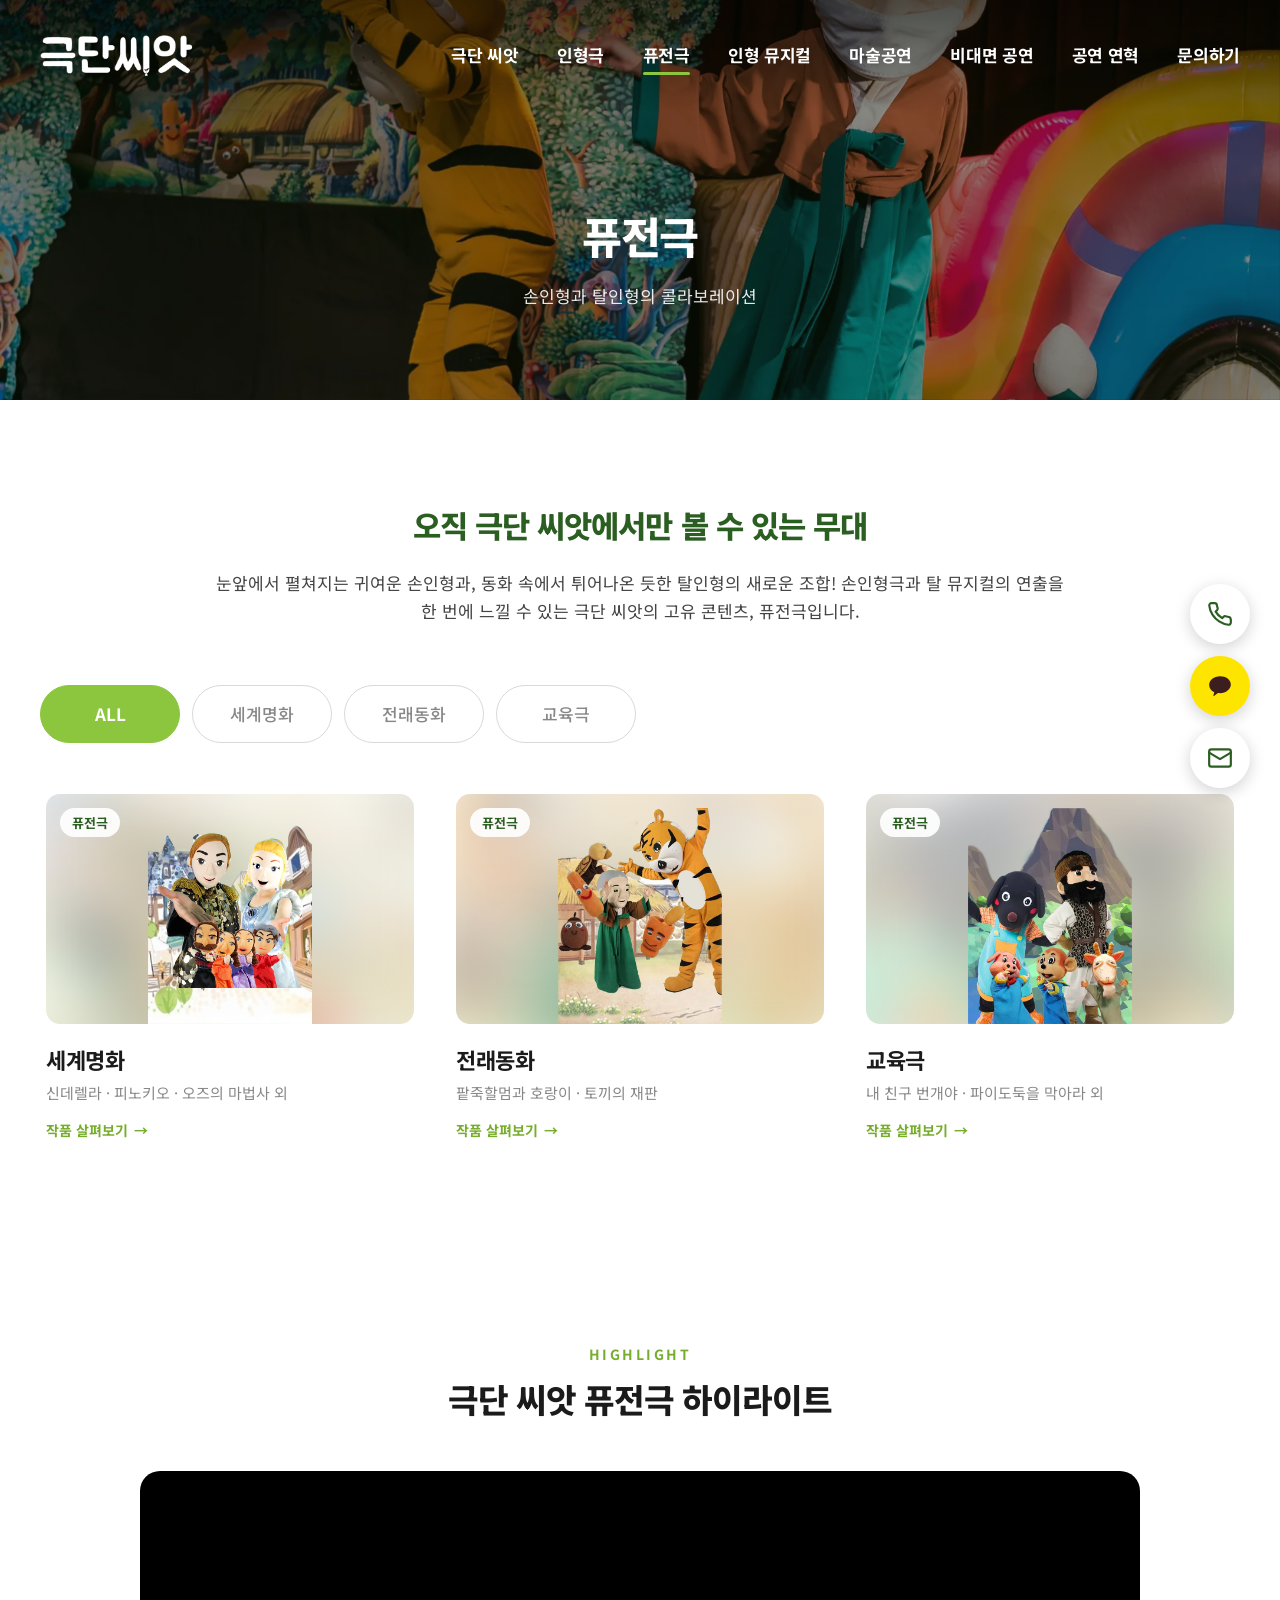
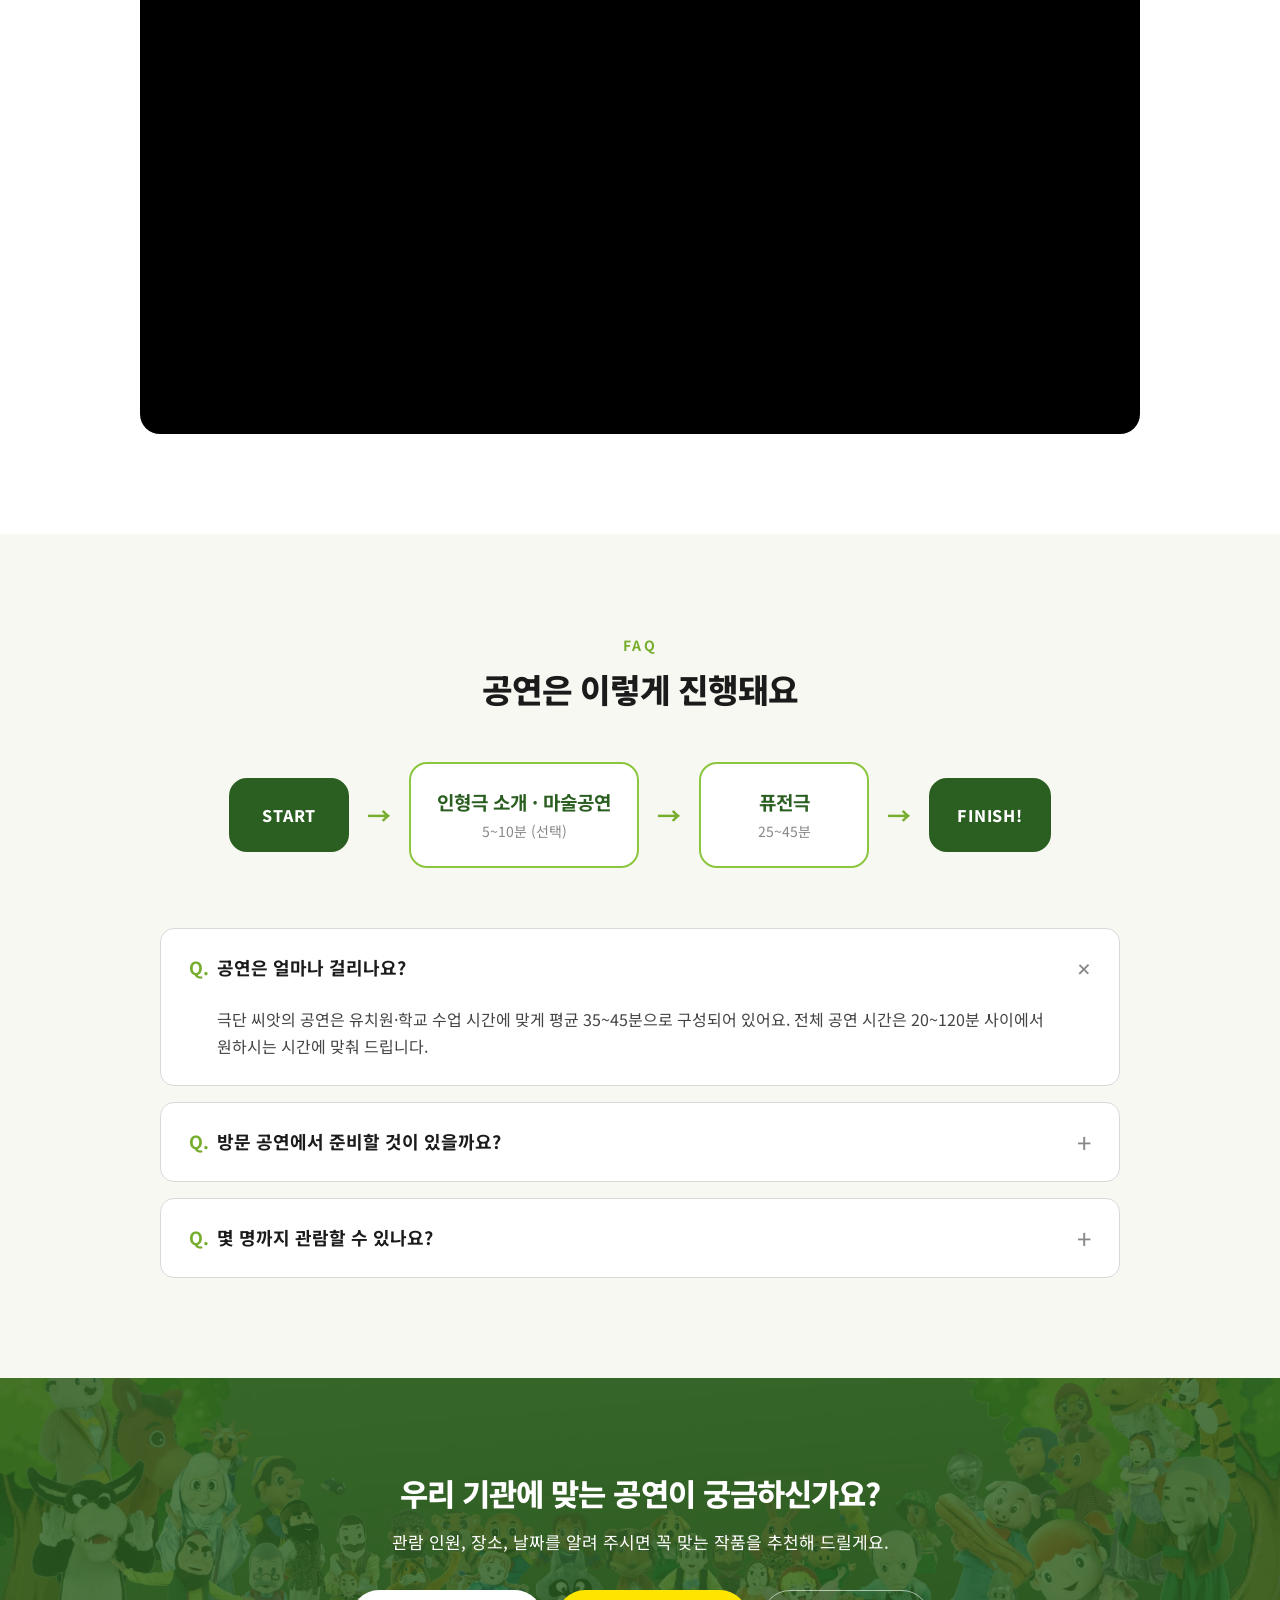
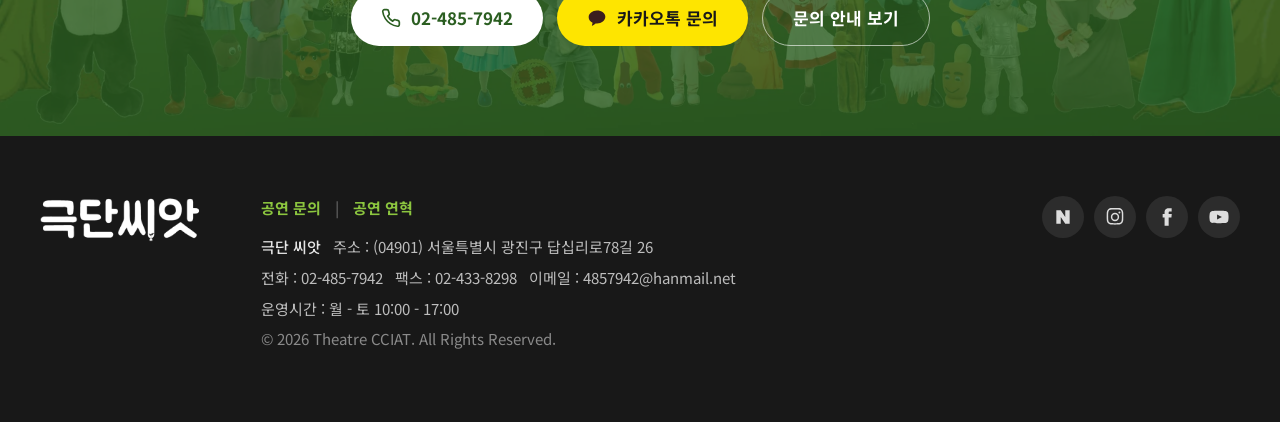
<file: fusion.html>
<!doctype html>
<html lang="ko">
<head>
<meta charset="utf-8">
<meta name="viewport" content="width=device-width, initial-scale=1">
<title>퓨전극 | 극단 씨앗</title>
<meta name="description" content="손인형과 탈인형이 함께하는 극단 씨앗만의 퓨전극. 세계명화, 전래동화, 교육극 작품을 만나보세요.">
<meta property="og:type" content="website">
<meta property="og:site_name" content="극단 씨앗">
<meta property="og:title" content="퓨전극 | 극단 씨앗">
<meta property="og:description" content="손인형과 탈인형이 함께하는 극단 씨앗만의 퓨전극. 세계명화, 전래동화, 교육극 작품을 만나보세요.">
<meta property="og:image" content="assets/img/og.webp">
<meta name="theme-color" content="#2b5e21">
<link rel="icon" href="assets/img/favicon-32.png" sizes="32x32">
<link rel="apple-touch-icon" href="assets/img/favicon.png">
<link rel="preconnect" href="https://fonts.googleapis.com">
<link rel="preconnect" href="https://fonts.gstatic.com" crossorigin>
<link href="https://fonts.googleapis.com/css2?family=Noto+Sans+KR:wght@400;500;700;800;900&display=swap" rel="stylesheet">
<link rel="stylesheet" href="assets/css/style.css">
</head>
<body>
<a class="sr-only" href="#main">본문 바로가기</a>
<header class="header">
  <div class="wrap">
    <a class="logo" href="index.html" aria-label="극단 씨앗 홈"><img src="assets/img/logo-white.png" alt="극단 씨앗" width="300" height="86"></a>
    <nav class="gnb" aria-label="주 메뉴"><a href="about.html">극단 씨앗</a><a href="puppet.html">인형극</a><a href="fusion.html" aria-current="page">퓨전극</a><a href="musical.html">인형 뮤지컬</a><a href="magic.html">마술공연</a><a href="untact.html">비대면 공연</a><a href="history.html">공연 연혁</a><a href="contact.html">문의하기</a></nav>
    <button class="menu-btn" type="button" aria-label="메뉴 열기" aria-expanded="false" aria-controls="m-nav"><span></span></button>
  </div>
</header>
<div class="m-nav" id="m-nav" role="dialog" aria-modal="true" aria-label="전체 메뉴">
  <div class="m-nav__top"><a href="index.html"><img src="assets/img/logo-green.png" alt="극단 씨앗"></a><button class="m-nav__close" type="button" aria-label="메뉴 닫기"></button></div>
  <ul><li><a href="about.html">극단 씨앗</a></li><li><a href="puppet.html">인형극</a></li><li><a href="fusion.html" aria-current="page">퓨전극</a></li><li><a href="musical.html">인형 뮤지컬</a></li><li><a href="magic.html">마술공연</a></li><li><a href="untact.html">비대면 공연</a></li><li><a href="history.html">공연 연혁</a></li><li><a href="contact.html">문의하기</a></li></ul>
  <div class="m-nav__contact">공연 문의<a href="tel:02-485-7942">02-485-7942</a>월 - 토 10:00 - 17:00</div>
</div>
<main id="main">
<section class="sv">
  <img class="sv__bg" src="assets/img/sv-fusion.webp" alt="" fetchpriority="high">
  <div class="sv__inner"><h1 class="sv__title">퓨전극</h1><p class="sv__desc">손인형과 탈인형의 콜라보레이션</p></div>
</section>
<section class="section">
  <div class="wrap">
    <div class="intro reveal">
      <h2 class="intro__title">오직 극단 씨앗에서만 볼 수 있는 무대</h2>
      <p>눈앞에서 펼쳐지는 귀여운 손인형과, 동화 속에서 튀어나온 듯한 탈인형의 새로운 조합! 손인형극과 탈 뮤지컬의 연출을 한 번에 느낄 수 있는 극단 씨앗의 고유 콘텐츠, 퓨전극입니다.</p>
    </div>
    <div class="tabs" data-tabs="grid-fusion" role="group" aria-label="분류"><button class="tab is-active" type="button" data-filter="all" aria-pressed="true">ALL</button><button class="tab" type="button" data-filter="world" aria-pressed="false">세계명화</button><button class="tab" type="button" data-filter="folk" aria-pressed="false">전래동화</button><button class="tab" type="button" data-filter="edu" aria-pressed="false">교육극</button></div>
    <div class="grid" id="grid-fusion">
      <button class="card reveal" type="button" data-detail="f-world" data-group="world" aria-haspopup="dialog">
  <div class="card__thumb card__thumb--contain"><span class="card__blur" style="background-image:url('assets/img/fusion-world.webp')" aria-hidden="true"></span><span class="card__badge">퓨전극</span><img src="assets/img/fusion-world.webp" alt="세계명화" width="555" height="730" loading="lazy"></div>
  <h3 class="card__title">세계명화</h3>
  <p class="card__desc">신데렐라 · 피노키오 · 오즈의 마법사 외</p>
  <span class="card__more">작품 살펴보기</span>
</button><button class="card reveal" type="button" data-detail="f-folk" data-group="folk" aria-haspopup="dialog">
  <div class="card__thumb card__thumb--contain"><span class="card__blur" style="background-image:url('assets/img/fusion-folk.webp')" aria-hidden="true"></span><span class="card__badge">퓨전극</span><img src="assets/img/fusion-folk.webp" alt="전래동화" width="555" height="730" loading="lazy"></div>
  <h3 class="card__title">전래동화</h3>
  <p class="card__desc">팥죽할멈과 호랑이 · 토끼의 재판</p>
  <span class="card__more">작품 살펴보기</span>
</button><button class="card reveal" type="button" data-detail="f-edu" data-group="edu" aria-haspopup="dialog">
  <div class="card__thumb card__thumb--contain"><span class="card__blur" style="background-image:url('assets/img/fusion-edu.webp')" aria-hidden="true"></span><span class="card__badge">퓨전극</span><img src="assets/img/fusion-edu.webp" alt="교육극" width="555" height="730" loading="lazy"></div>
  <h3 class="card__title">교육극</h3>
  <p class="card__desc">내 친구 번개야 · 파이도둑을 막아라 외</p>
  <span class="card__more">작품 살펴보기</span>
</button>
    </div>
  </div>
</section>
<section class="section">
  <div class="wrap">
    <div class="sec-head reveal"><span class="sec-head__eyebrow">HIGHLIGHT</span><h2 class="sec-head__title">극단 씨앗 퓨전극 하이라이트</h2></div>
    <div class="video-box reveal"><iframe src="https://www.youtube-nocookie.com/embed/yTVsdr_dX44?rel=0" title="극단 씨앗 퓨전극 하이라이트" loading="lazy" allow="accelerometer; encrypted-media; gyroscope; picture-in-picture" allowfullscreen></iframe></div>
  </div>
</section>
<section class="section section--cream">
  <div class="wrap">
    <div class="sec-head reveal"><span class="sec-head__eyebrow">FAQ</span><h2 class="sec-head__title">공연은 이렇게 진행돼요</h2></div>
    <div class="flow reveal" aria-label="공연 진행 순서">
      <div class="flow__step flow__step--edge">START</div><span class="flow__arrow" aria-hidden="true">→</span>
      <div class="flow__step"><b>인형극 소개 · 마술공연</b><span>5~10분 (선택)</span></div><span class="flow__arrow" aria-hidden="true">→</span>
      <div class="flow__step"><b>퓨전극</b><span>25~45분</span></div><span class="flow__arrow" aria-hidden="true">→</span>
      <div class="flow__step flow__step--edge">FINISH!</div>
    </div>
    <div class="faq">
      <details class="reveal" open><summary>공연은 얼마나 걸리나요?</summary><div class="faq__a">극단 씨앗의 공연은 유치원·학교 수업 시간에 맞게 평균 35~45분으로 구성되어 있어요. 전체 공연 시간은 20~120분 사이에서 원하시는 시간에 맞춰 드립니다.</div></details>
      <details class="reveal"><summary>방문 공연에서 준비할 것이 있을까요?</summary><div class="faq__a">설치 무대, 음향 장비, 조명 장비를 모두 갖추고 방문합니다. 무대를 설치할 공간만 있으면 따로 준비하실 것은 하나도 없어요. 무대 설치를 위해 공연 시작 1시간 전에 도착합니다. (예: 11시 공연이면 10시 도착)</div></details>
      <details class="reveal"><summary>몇 명까지 관람할 수 있나요?</summary><div class="faq__a">한 회에 0~300명 정도까지 관람할 수 있어요. 인원이 많으면 2회, 3회로 나누어 공연합니다. 유치원 교실, 시청각실, 강당, 체육관 등 공간과 인원을 알려 주시면 그에 맞는 무대·조명·음향을 준비해 방문합니다.</div></details>
    </div>
  </div>
</section>
<section class="cta">
  <img class="cta__bg" src="assets/img/cast-line.webp" alt="" loading="lazy">
  <div class="wrap">
    <h2 class="cta__title reveal">우리 기관에 맞는 공연이 궁금하신가요?</h2>
    <p class="cta__desc reveal">관람 인원, 장소, 날짜를 알려 주시면 꼭 맞는 작품을 추천해 드릴게요.</p>
    <div class="cta__btns reveal">
      <a class="btn btn--white" href="tel:02-485-7942"><svg viewBox="0 0 24 24" fill="none" stroke="currentColor" stroke-width="2" stroke-linecap="round" stroke-linejoin="round" aria-hidden="true"><path d="M22 16.9v3a2 2 0 0 1-2.2 2 19.8 19.8 0 0 1-8.6-3.1 19.5 19.5 0 0 1-6-6A19.8 19.8 0 0 1 2.1 4.2 2 2 0 0 1 4.1 2h3a2 2 0 0 1 2 1.7c.1.9.4 1.8.7 2.7a2 2 0 0 1-.5 2.1L8 9.8a16 16 0 0 0 6 6l1.3-1.3a2 2 0 0 1 2.1-.4c.9.3 1.8.6 2.7.7a2 2 0 0 1 1.7 2z"/></svg> 02-485-7942</a>
      <a class="btn btn--kakao" href="http://pf.kakao.com/_xkqhhs/chat" target="_blank" rel="noopener"><svg viewBox="0 0 24 24" aria-hidden="true"><path fill="#3c1e1e" d="M12 3C6.5 3 2 6.6 2 11c0 2.8 1.9 5.3 4.7 6.7-.2.8-.7 2.8-.8 3.2-.1.5.2.5.4.4.2-.1 2.9-2 4-2.8.6.1 1.1.1 1.7.1 5.5 0 10-3.6 10-8S17.5 3 12 3z"/></svg> 카카오톡 문의</a>
      <a class="btn btn--line" href="contact.html">문의 안내 보기</a>
    </div>
  </div>
</section>
<template id="detail-f-world" data-cat="퓨전극" data-title="세계명화"><article class="work"><div class="work__img"><img src="assets/img/wf-world-1.webp" alt="신데렐라" width="555" height="730" loading="lazy"></div><div><p class="work__num">01</p><h3 class="work__name">신데렐라</h3><ul class="work__tags"><li>#퓨전극</li><li>#이솝명화인형극</li><li>#유리구두</li></ul><p class="work__cast"><b>등장인물</b> · 신데렐라, 샤롤왕자, 제럴드, 요정할머니, 계모, 첫째언니, 둘째언니</p><p class="work__story">세계적인 명화 신데렐라를 눈앞에서 펼쳐지는 탈 인형과 손인형으로 극단씨앗만의 고유콘텐츠 퓨전극으로 여러분들에게 보여드립니다. 부모님을 여의고 못된 계모와 두 언니로부터 구박과 궃은일을 당하는 가여운 신데렐라. 항상 꿈을 잃지 않고 밝게 살아가려 노력하는 신데렐라에게 요정할머니가 나타나 신데렐라의 꿈을 이루어 줍니다. 과연 신데렐라는 요정할머니의 도움으로 궁전에 무사히 갈 수 있을까요?</p></div></article><article class="work"><div class="work__img"><img src="assets/img/wf-world-2.webp" alt="피노키오" width="555" height="730" loading="lazy"></div><div><p class="work__num">02</p><h3 class="work__name">피노키오</h3><ul class="work__tags"><li>#퓨전극</li><li>#이솝명화인형극</li><li>#거짓말하면 코가 길어져요!</li></ul><p class="work__cast"><b>등장인물</b> · 피노키오, 램프윅, 제페토할아버지, 천사, 단장, 삐에로</p><p class="work__story">거짓말을 하면 코가 길어지는 나무인형 피노키오. 선행을 행하여 진짜 사람이 되기 위해 노력하는 한편, 선행보다는 장난을 즐기는 장난꾸러기가 됩니다. 어느날 서커스단에 매료되어 서커스 단장을 따라가다가 그만 잡혀가고 맙니다. 단장과 삐에로에게 잡혀 당나귀가 될뻔하지만, 천사의 도움으로 무사히 집으로 오게됩니다. 우여곡절 끝에 집으로 왔지만 이미 제페토 할아버지가 자신을 구하기 위해 망망대해로 나갔다는 소식을 듣고 피노키오는 제페토할아버지를 구하기 위해 바다로 나가게 되지만 얼마 못가 고래에게 잡혀먹히게 되는데.. 과연 피노키오는 제페토할아버지를 구하고 사람이 될 수 있을까요? 아주 유명한 명화 “피노키오”를 극단씨앗의 콘텐츠인 퓨전극으로 생동감 있는 캐릭터 친구들을 만나보실 수 있습니다.</p></div></article><article class="work"><div class="work__img"><img src="assets/img/wf-world-3.webp" alt="오즈의 마법사" width="555" height="730" loading="lazy"></div><div><p class="work__num">03</p><h3 class="work__name">오즈의 마법사</h3><ul class="work__tags"><li>#퓨전극</li><li>#이솝명화인형극</li><li>#함께 한다면 어떤 문제든 해결할 수 있어요!</li></ul><p class="work__cast"><b>등장인물</b> · 도로시, 허수아비, 양철나무꾼, 겁쟁이사자, 오즈, 서쪽마녀</p><p class="work__story">세계적인 명화 오즈의마법사를 극단 씨앗만의 고유 콘텐츠인 퓨전극으로 각색하여 제작한 작품입니다. 각자 결함이 있는 친구들과 함께 도로시의 소원을 들어주기 위해 힘을 합쳐 서쪽마녀를 물리치고 오즈의 마법사를 찾아가는 내용입니다. 귀여운 손인형과 동화에서 튀어나온 듯 사실적인 탈인형의 즐거운 퓨전극을 경험해보세요.</p></div></article><article class="work"><div class="work__img"><img src="assets/img/wf-world-4.webp" alt="말괄량이 삐삐" width="555" height="730" loading="lazy"></div><div><p class="work__num">04</p><h3 class="work__name">말괄량이 삐삐</h3><ul class="work__tags"><li>#퓨전극</li><li>#이솝명화인형극</li><li>#삐삐</li><li>#약장수</li></ul><p class="work__cast"><b>등장인물</b> · 삐삐, 토미, 아니카, 약장수, 경찰아저씨</p><p class="work__story">세계적인 베스트 셀러 말괄량이 삐삐가 극단씨앗을 만나 재미있고 즐거운 퓨전극으로 제작되었습니다. 귀여운 손인형과 책속에서 그대로 튀어나온 듯한 사실적인 탈인형이 만나 멋진 콜라보로 탄생한 말괄량이 삐삐. 재미있는 동화속 세상으로 여러분을 초대합니다! 삐삐는 혼자지만 항상 씩씩하고 밝은 성격의 아이입니다. 어느날 토미와 아니카를 만나 즐겁게 놀고 있는 도중 약장수를 만나 혼내주고 집으로 돌아오지만, 약장수는 삐삐가 많은 금화를 가지고 있다는 소식을 듣고 삐삐네 집으로 도둑질을 하려 하지만 경찰아저씨가 와서 잡아가려고 하지만 삐삐는 약장수를 도와줍니다. 약장수는 자신이 부끄러워 삐삐에게 고맙다는 인사로 재미있는 말괄량이 삐삐 퓨전극이 마무리됩니다.</p></div></article><article class="work"><div class="work__img"><img src="assets/img/wf-world-5.webp" alt="헨젤과 그레텔" width="555" height="730" loading="lazy"></div><div><p class="work__num">05</p><h3 class="work__name">헨젤과 그레텔</h3><ul class="work__tags"><li>#퓨전극</li><li>#이솝명화인형극</li><li>#과자집</li><li>#현명하게 생각하기!</li></ul><p class="work__cast"><b>등장인물</b> · 헨젤, 그래텔, 아빠, 새엄마, 너구리, 마귀할멈</p><p class="work__story">독일의 그림형제가 만든 세계적인 명화 헨젤과 그래텔을 멋진 퓨전극으로 만나보세요! 헨젤과 그래텔은 숲속에서 길을 잃어 깊은 숲속까지 들어가게 됩니다. 거기에서 발견한 과자와 초콜릿으로 지어진 집에 들어가 배를 채우기 시작하지만 알고보니 그것은 마녀가 살고 있는 집이었는데.. 과연 헨젤과 그래텔은 무사히 집으로 돌아갈 수 있을까요?</p></div></article></template><template id="detail-f-folk" data-cat="퓨전극" data-title="전래동화"><article class="work"><div class="work__img"><img src="assets/img/wf-folk-1.webp" alt="팥죽할멈과 호랑이" width="555" height="730" loading="lazy"></div><div><p class="work__num">01</p><h3 class="work__name">팥죽할멈과 호랑이</h3><ul class="work__tags"><li>#퓨전극</li><li>#전래동화인형극</li><li>#호랑이는 팥죽을 먹을 수 있을까요?</li></ul><p class="work__cast"><b>등장인물</b> · 팥죽할머니, 호랑이, 토끼, 자라, 도토리, 송곳, 절구</p><p class="work__story">마을에 홀로 계신 팥죽할머니를 잡아먹으려는 호랑이에게 팥농사를 다 지어 동짓날 맛있는 팥죽을 먹을 때 까지 기다려 달라고 제안을 합니다. 그리고 시간이 흘러 동짓날이 되어 슬퍼하고 있는 팥죽할머니에게 도토리, 송곳, 절구, 자라가 팥죽할머니의 맛있는 팥죽을 먹고 할머니를 꼭 도와주겠다고 합니다! 과연 도토리, 송곳, 절구, 자라는 할머니를 도와 호랑이를 혼내줄 수 있을까요? 궁금하시면 재미있는 전래동화 퓨전극 &quot;팥죽할멈과 호랑이&quot; 함께 보아요!</p></div></article><article class="work"><div class="work__img"><img src="assets/img/wf-folk-2.webp" alt="토끼의 재판" width="600" height="770" loading="lazy"></div><div><p class="work__num">02</p><h3 class="work__name">토끼의 재판</h3><ul class="work__tags"><li>#퓨전극</li><li>#전래동화인형극</li><li>#지혜</li><li>#현명함</li></ul><p class="work__cast"><b>등장인물</b> · 돌쇠, 호랑이, 토끼, 말하는나무, 꿀돼지, 사냥꾼</p><p class="work__story">숲속의 왕 호랑이는 사냥감을 잡기 위해 땅속에 함정을 만들었습니다. 하지만 오히려 함정에 걸린 건 호랑이였어요. 마침 지나가던 나무꾼 돌쇠가 호랑이를 구해주게 됩니다. 하지만 호랑이는 도리어 돌쇠에게 구해준건 고맙지만 배고프다며 돌쇠를 잡아먹겠다고 합니다. 이때 지나가던 토끼가 이 광경을 보고는 모두가 한바탕 재판을 벌이게 되는데.. 과연 토끼는 어떠한 재판을 했을까요??</p></div></article></template><template id="detail-f-edu" data-cat="퓨전극" data-title="교육극"><article class="work"><div class="work__img"><img src="assets/img/wf-edu-1.webp" alt="내친구번개야" width="555" height="730" loading="lazy"></div><div><p class="work__num">01</p><h3 class="work__name">내친구번개야</h3><ul class="work__tags"><li>#퓨전극</li><li>#교육극</li><li>#사랑과 배려</li></ul><p class="work__cast"><b>등장인물</b> · 번개, 꿀돼지, 원숭이, 염소할아버지, 사냥꾼</p><p class="work__story">작고, 까맣게 생긴 강아지 번개는, 엄마가 외국에서 왔다는 이유로 항상 따돌림을 받습니다. 토끼도, 돼지도 번개만 보면 놀리고, 놀아주지 않았어요. 크게 상처받은 번개는 염소할아버지의 따뜻한 사랑과 배려로 다시 자신감을 얻게 됩니다. 그러던 어느날 동물친구들이 사냥꾼에게 잡혀갔다는 소식을 듣고, 번개는 친구들을 구하러 갑니다. 새까만 번개는 잘 보이지 않았고, 누구보다 달리기가 빠른 번개는 사냥꾼을 혼내주고 친구들을 구합니다. 친구들은 자신들을 미워하지 않고 도와준 번개에게, 미안함과 고마움을 표현하며, 앞으로 친하게 지내기로 합니다.</p></div></article><article class="work"><div class="work__img"><img src="assets/img/wf-edu-2.webp" alt="파이도둑을 막아라" width="555" height="730" loading="lazy"></div><div><p class="work__num">02</p><h3 class="work__name">파이도둑을 막아라</h3><ul class="work__tags"><li>#퓨전극</li><li>#교육극</li><li>#지혜</li><li>#현명함</li></ul><p class="work__cast"><b>등장인물</b> · 토끼, 꿀돼지, 멍멍이, 원숭이, 염소할아버지, 늑대</p><p class="work__story">돼지는 한해동안 열심히 사과농사를 지어서 맛있는 사과파이를 만들었어요. 그리고 늑대는 사과파이를 훔치기 위해 호시탐탐 기회를 엿보고 있었답니다. 돼지는 파이를 만들기 위해 하는 수 없이 자리를 비우며 다른 친구들에게 파이를 지켜달라 부탁하지만 꾀많은 늑대는 어떻게든 파이를 훔쳐가고 맙니다. 하지만 지혜가 가득했던 토끼가 동물친구들을 도와준다고합니다. 과연 토끼는 늑대를 혼내주고 파이를 다시 되찾을 수 있을까요?</p></div></article><article class="work"><div class="work__img"><img src="assets/img/wf-edu-3.webp" alt="오즈와 담배마녀" width="600" height="771" loading="lazy"></div><div><p class="work__num">03</p><h3 class="work__name">오즈와 담배마녀</h3><ul class="work__tags"><li>#흡연예방교육</li><li>#4탄(퓨전극)</li></ul><p class="work__cast"><b>등장인물</b> · 도로시, 허수아비, 양철나무꾼, 겁쟁이사자, 오즈, 담배괴물, 담배마녀</p><p class="work__story">세계적인 명화 오즈의 마법사를 각색하여 재탄생한 오즈와 담배마녀. 사회적 문제로까지 퍼진 청소년 흡연문제를 아이들의 눈높이에 맞게 교육합니다. 평소 알기 힘들었던 흡연관련 상식과 더불어 금연의 소중함을 느끼도록 해줍니다. 오즈 마법사의 부탁으로 도로시는 담배로 인해 건강을 잃은 허수아비, 양철나무꾼, 겁쟁이 사자의 도움을 받아 담배로 세상을 물들일려는 담배마녀를 물리치러 길을 떠납니다. 과연 도로시는 그들을 기다리는 담배마녀와 무시무시한 담배괴물을 물리치고 오즈의 세상을 구할 수 있을까요?</p></div></article><article class="work"><div class="work__img"><img src="assets/img/wf-edu-4.webp" alt="꼼지와 왕콧구멍" width="555" height="730" loading="lazy"></div><div><p class="work__num">04</p><h3 class="work__name">꼼지와 왕콧구멍</h3><ul class="work__tags"><li>#퓨전극</li><li>#교육극</li><li>#교우관계 개선</li></ul><p class="work__cast"><b>등장인물</b> · 꼼지, 꿀돼지, 호랑이, 왕콧구멍</p><p class="work__story">평화로운 동물마을에 어느날 왕콧구멍을 가진 괴물이 나타났어요. 왕콧구멍은 동물친구들이 잡아놓은 물고기를 훔쳐가고 친구들을 때리고 괴롭혀요. 그래서 평소에 책을 많이 읽은 아기사슴 꼼지가 지혜를 발휘해 왕콧구멍을 혼내준답니다! 평소에 책을 많이 읽어 풍부한 지혜를 쌓자는 독서 권장 퓨전극 작품입니다.</p></div></article></template>
</main>
<footer class="footer">
  <div class="wrap">
    <div class="footer__logo"><img src="assets/img/logo-white.png" alt="극단 씨앗" width="160" height="46"></div>
    <div class="footer__info">
      <div class="footer__links"><a href="contact.html">공연 문의</a><span>|</span><a href="history.html">공연 연혁</a></div>
      <p><b>극단 씨앗</b> &nbsp; 주소 : (04901) 서울특별시 광진구 답십리로78길 26</p>
      <p>전화 : <a href="tel:02-485-7942">02-485-7942</a> &nbsp; 팩스 : 02-433-8298 &nbsp; 이메일 : <a href="mailto:4857942@hanmail.net">4857942@hanmail.net</a></p>
      <p>운영시간 : 월 - 토 10:00 - 17:00</p>
      <p class="footer__copy">© 2026 Theatre CCIAT. All Rights Reserved.</p>
    </div>
    <div class="footer__sns">
      <a href="https://cafe.naver.com/cciat" target="_blank" rel="noopener" aria-label="네이버 카페"><svg viewBox="0 0 24 24" aria-hidden="true"><path d="M4 4h5.3l5.4 8V4H20v16h-5.3l-5.4-8v8H4z"/></svg></a>
      <a href="https://www.instagram.com/seed_kids_tainment/" target="_blank" rel="noopener" aria-label="인스타그램"><svg viewBox="0 0 24 24" aria-hidden="true"><path d="M12 7a5 5 0 1 0 0 10 5 5 0 0 0 0-10zm0 8.2a3.2 3.2 0 1 1 0-6.4 3.2 3.2 0 0 1 0 6.4zM17.3 5.5a1.2 1.2 0 1 0 0 2.4 1.2 1.2 0 0 0 0-2.4zM21.9 7.1c-.1-1.6-.4-3-1.6-4.2-1.2-1.2-2.6-1.5-4.2-1.6C14.5 1.2 9.5 1.2 7.9 1.3 6.3 1.4 4.9 1.7 3.7 2.9 2.5 4.1 2.2 5.5 2.1 7.1 2 8.7 2 13.7 2.1 15.3c.1 1.6.4 3 1.6 4.2 1.2 1.2 2.6 1.5 4.2 1.6 1.6.1 6.6.1 8.2 0 1.6-.1 3-.4 4.2-1.6 1.2-1.2 1.5-2.6 1.6-4.2.1-1.6.1-6.6 0-8.2zm-2.1 10a3.3 3.3 0 0 1-1.9 1.9c-1.3.5-4.4.4-5.9.4s-4.6.1-5.9-.4a3.3 3.3 0 0 1-1.9-1.9c-.5-1.3-.4-4.4-.4-5.9s-.1-4.6.4-5.9a3.3 3.3 0 0 1 1.9-1.9c1.3-.5 4.4-.4 5.9-.4s4.6-.1 5.9.4a3.3 3.3 0 0 1 1.9 1.9c.5 1.3.4 4.4.4 5.9s.1 4.6-.4 5.9z"/></svg></a>
      <a href="https://www.facebook.com/seedtainment" target="_blank" rel="noopener" aria-label="페이스북"><svg viewBox="0 0 24 24" aria-hidden="true"><path d="M14 8.5V6.6c0-.9.6-1.1 1-1.1h2.6V1.6L14 1.5c-4 0-4.9 3-4.9 4.9v2.1H6.8v4.1h2.3V22.5H14V12.6h3.3l.4-4.1z"/></svg></a>
      <a href="https://www.youtube.com/channel/UC2KgbLecmBoqmbRjazurhUA" target="_blank" rel="noopener" aria-label="유튜브"><svg viewBox="0 0 24 24" aria-hidden="true"><path d="M23 7.2a3 3 0 0 0-2.1-2.1C19 4.6 12 4.6 12 4.6s-7 0-8.9.5A3 3 0 0 0 1 7.2 31 31 0 0 0 .5 12a31 31 0 0 0 .5 4.8 3 3 0 0 0 2.1 2.1c1.9.5 8.9.5 8.9.5s7 0 8.9-.5a3 3 0 0 0 2.1-2.1 31 31 0 0 0 .5-4.8 31 31 0 0 0-.5-4.8zM9.7 15V9l5.8 3z"/></svg></a>
    </div>
  </div>
</footer>
<div class="quick" aria-label="빠른 문의">
  <a href="tel:02-485-7942" aria-label="전화 문의" style="color:var(--green-700)"><svg viewBox="0 0 24 24" fill="none" stroke="currentColor" stroke-width="2" stroke-linecap="round" stroke-linejoin="round" aria-hidden="true"><path d="M22 16.9v3a2 2 0 0 1-2.2 2 19.8 19.8 0 0 1-8.6-3.1 19.5 19.5 0 0 1-6-6A19.8 19.8 0 0 1 2.1 4.2 2 2 0 0 1 4.1 2h3a2 2 0 0 1 2 1.7c.1.9.4 1.8.7 2.7a2 2 0 0 1-.5 2.1L8 9.8a16 16 0 0 0 6 6l1.3-1.3a2 2 0 0 1 2.1-.4c.9.3 1.8.6 2.7.7a2 2 0 0 1 1.7 2z"/></svg></a>
  <a class="quick__kakao" href="http://pf.kakao.com/_xkqhhs/chat" target="_blank" rel="noopener" aria-label="카카오톡 문의"><svg viewBox="0 0 24 24" aria-hidden="true"><path fill="#3c1e1e" d="M12 3C6.5 3 2 6.6 2 11c0 2.8 1.9 5.3 4.7 6.7-.2.8-.7 2.8-.8 3.2-.1.5.2.5.4.4.2-.1 2.9-2 4-2.8.6.1 1.1.1 1.7.1 5.5 0 10-3.6 10-8S17.5 3 12 3z"/></svg></a>
  <a href="mailto:4857942@hanmail.net" aria-label="이메일 문의" style="color:var(--green-700)"><svg viewBox="0 0 24 24" fill="none" stroke="currentColor" stroke-width="2" stroke-linecap="round" stroke-linejoin="round" aria-hidden="true"><rect x="2" y="4" width="20" height="16" rx="2"/><path d="m22 7-10 6L2 7"/></svg></a>
  <button class="quick__top" type="button" aria-label="맨 위로"><svg viewBox="0 0 24 24" fill="none" stroke="currentColor" stroke-width="2.5" stroke-linecap="round" stroke-linejoin="round" aria-hidden="true"><path d="M12 19V5M5 12l7-7 7 7"/></svg>TOP</button>
</div>
<div class="modal" role="dialog" aria-modal="true" aria-labelledby="modal-title">
  <div class="modal__dim"></div>
  <div class="modal__box">
    <div class="modal__head"><div><p class="modal__cat"></p><h2 class="modal__title" id="modal-title"></h2></div><button class="modal__close" type="button" aria-label="닫기"></button></div>
    <div class="modal__body"></div>
    <div class="modal__foot">
      <a class="btn btn--accent" href="tel:02-485-7942"><svg viewBox="0 0 24 24" fill="none" stroke="currentColor" stroke-width="2" stroke-linecap="round" stroke-linejoin="round" aria-hidden="true"><path d="M22 16.9v3a2 2 0 0 1-2.2 2 19.8 19.8 0 0 1-8.6-3.1 19.5 19.5 0 0 1-6-6A19.8 19.8 0 0 1 2.1 4.2 2 2 0 0 1 4.1 2h3a2 2 0 0 1 2 1.7c.1.9.4 1.8.7 2.7a2 2 0 0 1-.5 2.1L8 9.8a16 16 0 0 0 6 6l1.3-1.3a2 2 0 0 1 2.1-.4c.9.3 1.8.6 2.7.7a2 2 0 0 1 1.7 2z"/></svg> 전화 문의 02-485-7942</a>
      <a class="btn btn--kakao" href="http://pf.kakao.com/_xkqhhs/chat" target="_blank" rel="noopener"><svg viewBox="0 0 24 24" aria-hidden="true"><path fill="#3c1e1e" d="M12 3C6.5 3 2 6.6 2 11c0 2.8 1.9 5.3 4.7 6.7-.2.8-.7 2.8-.8 3.2-.1.5.2.5.4.4.2-.1 2.9-2 4-2.8.6.1 1.1.1 1.7.1 5.5 0 10-3.6 10-8S17.5 3 12 3z"/></svg> 카카오톡 문의</a>
    </div>
  </div>
</div>
<script src="assets/js/main.js"></script>
</body>
</html>
</file>
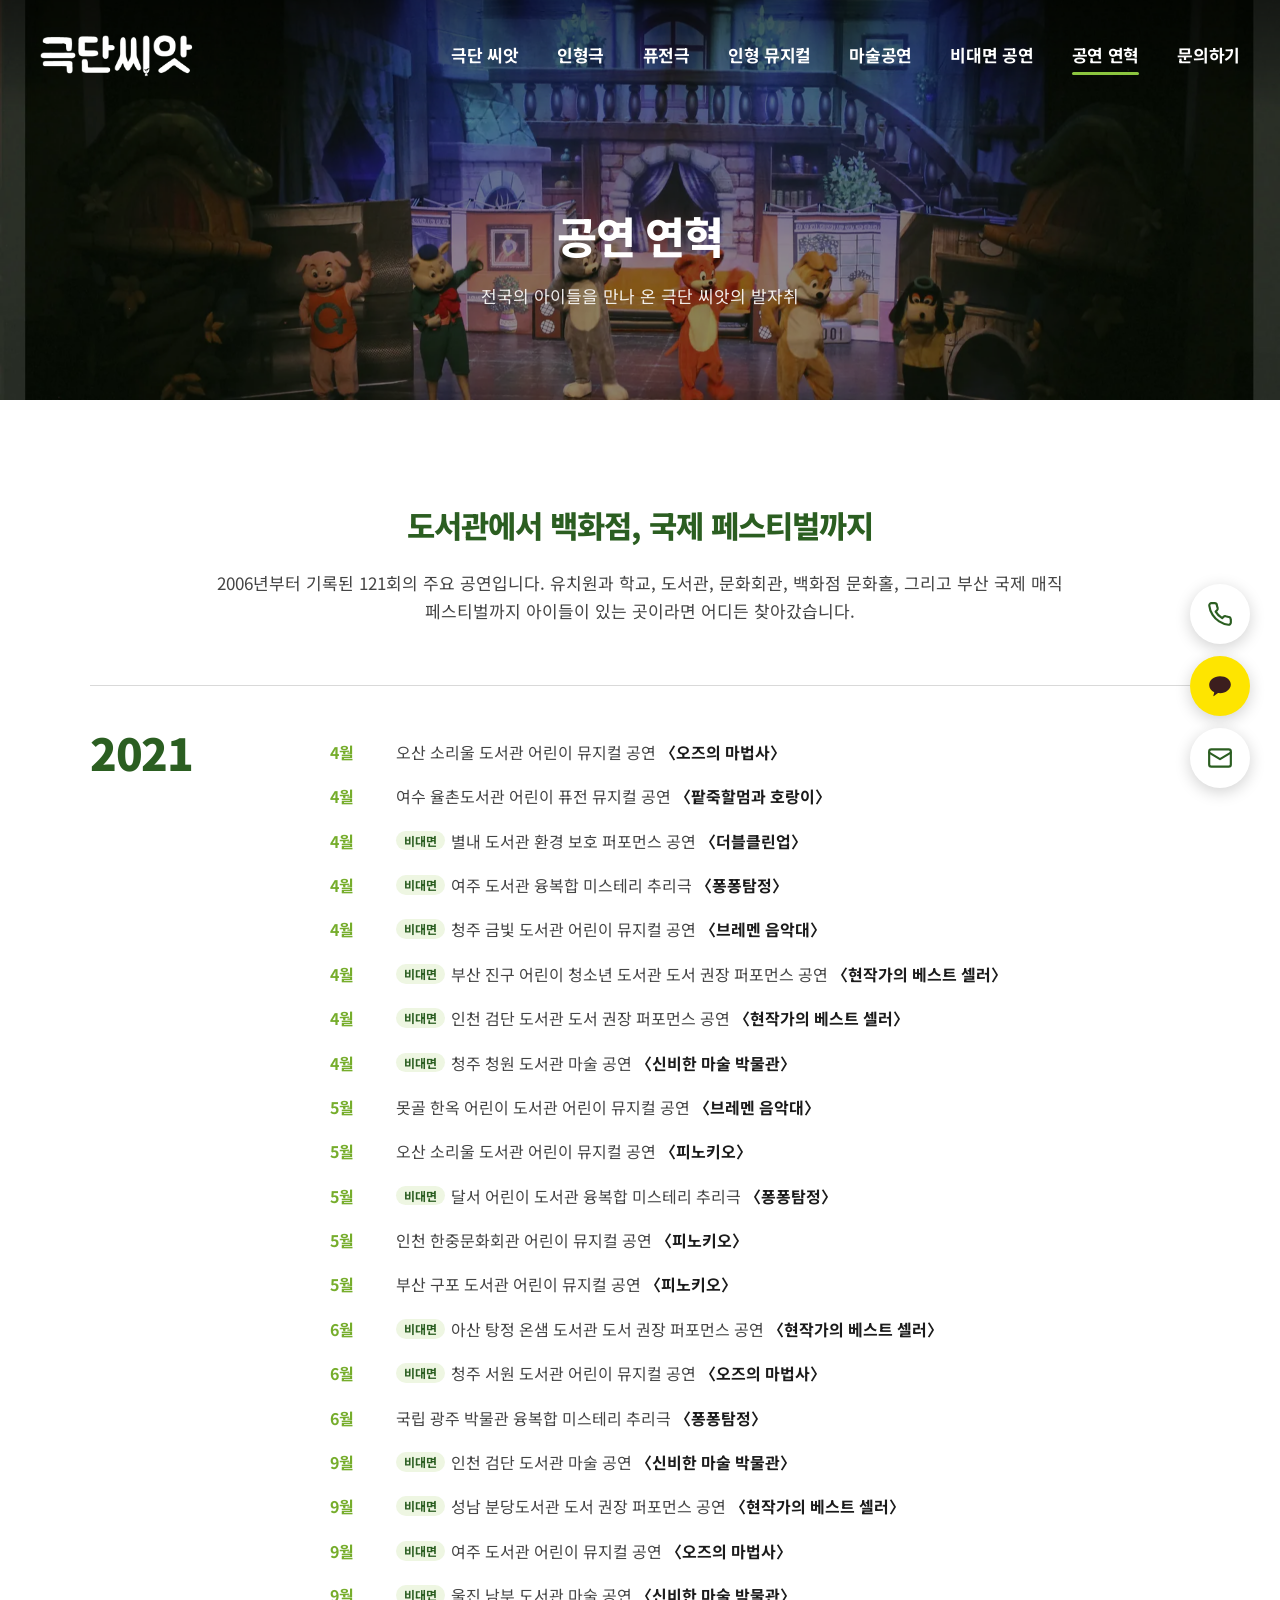
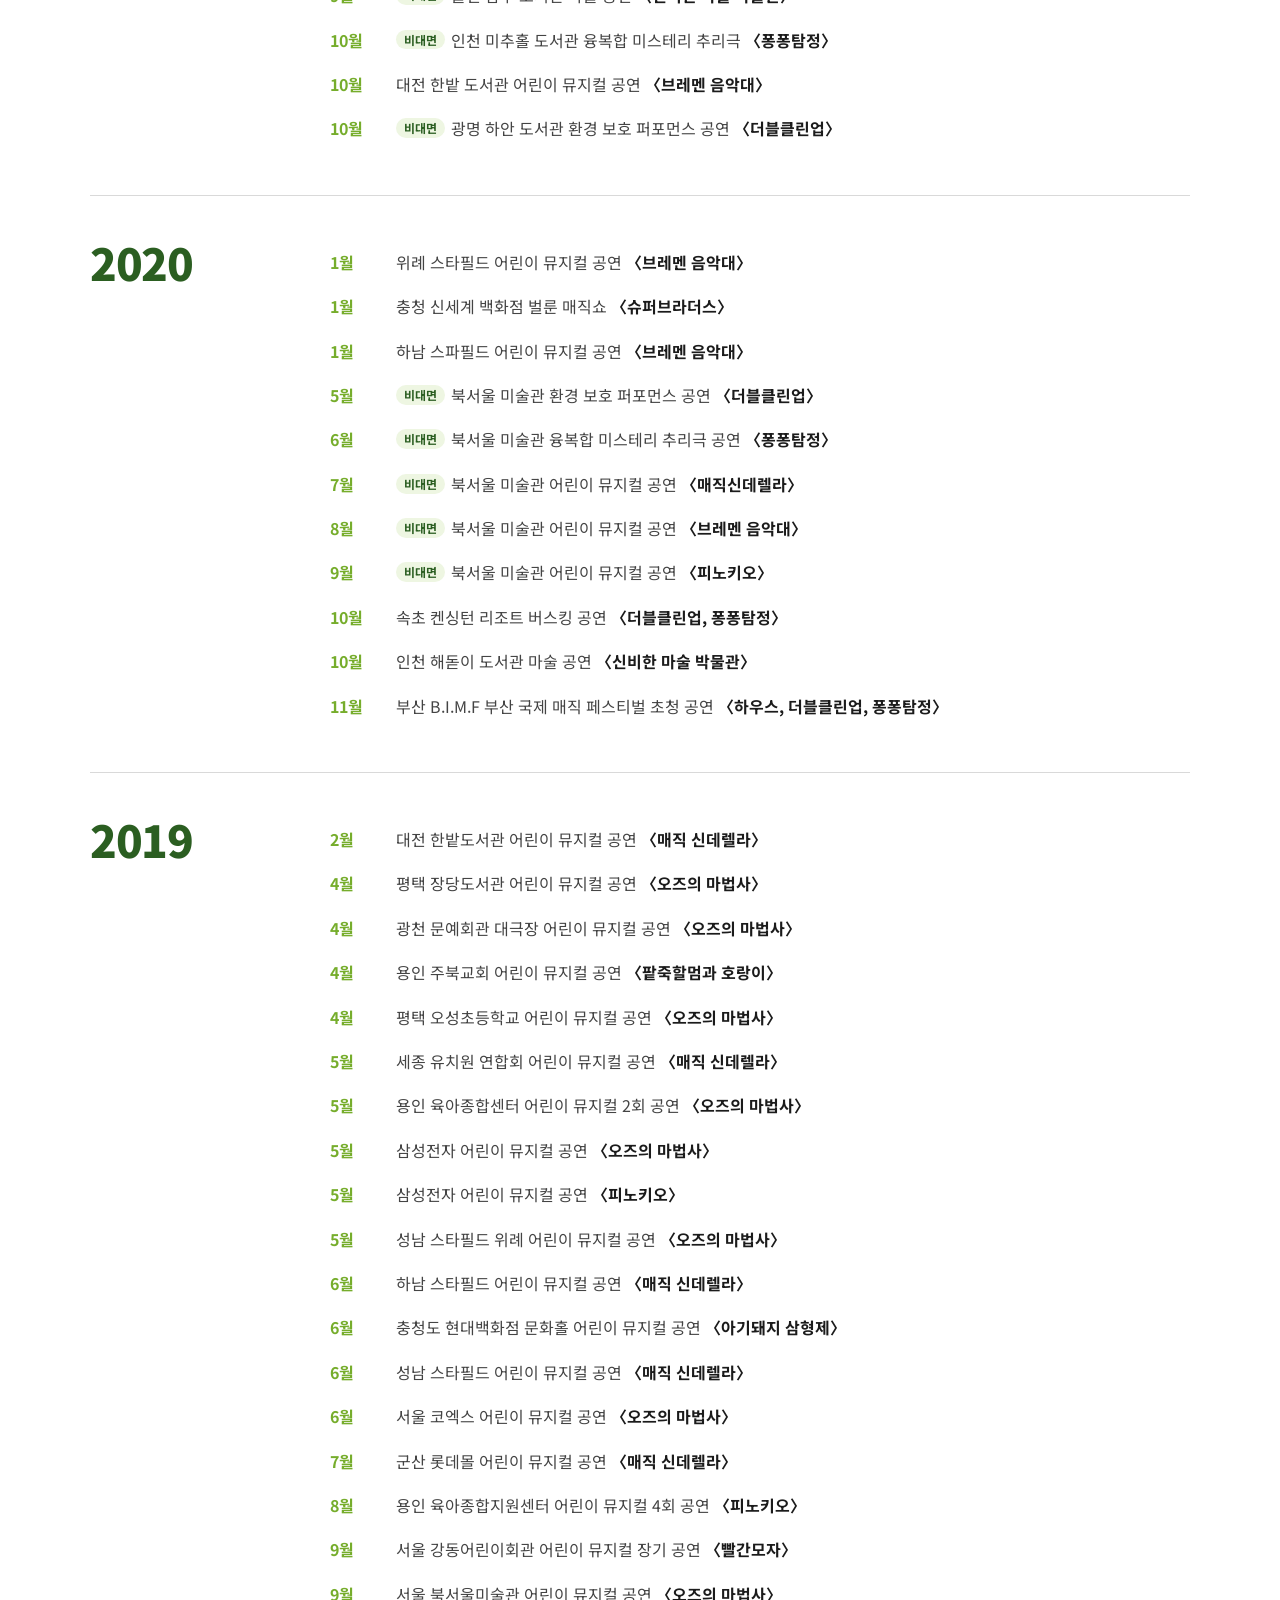
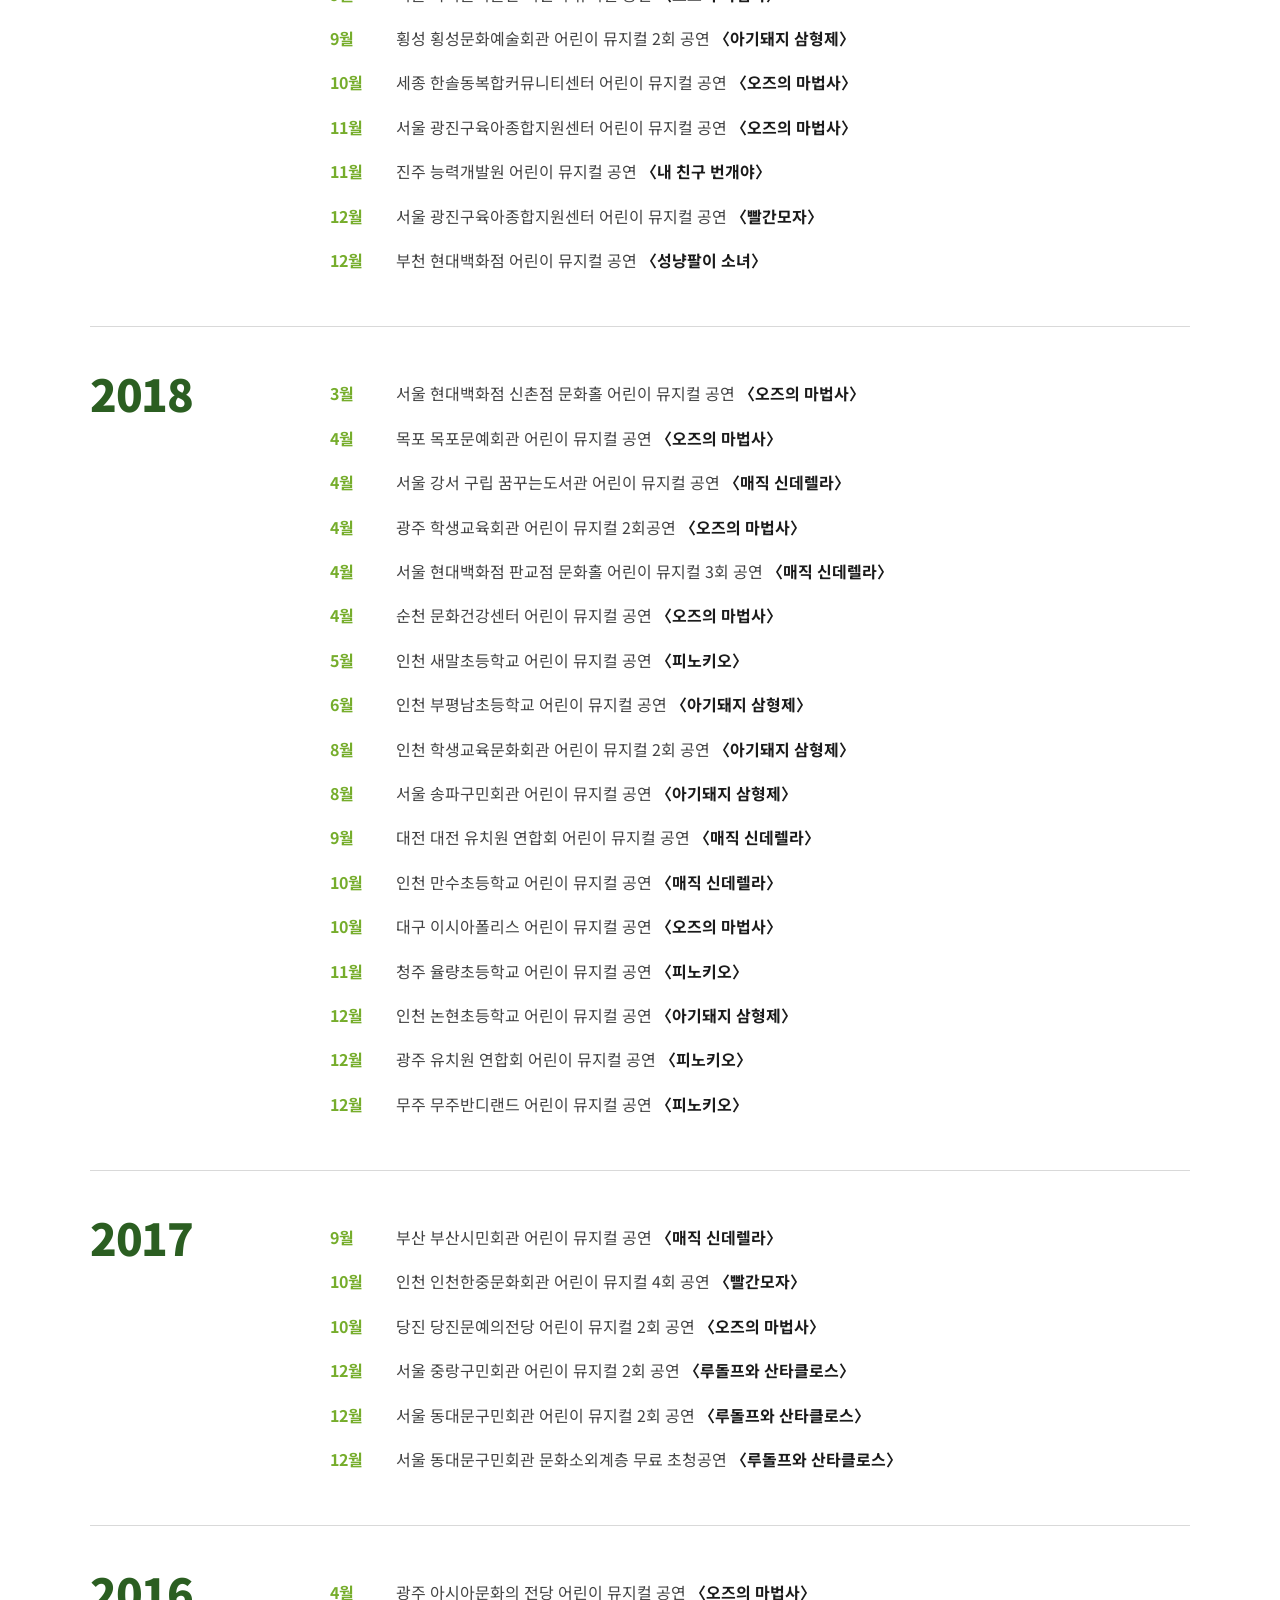
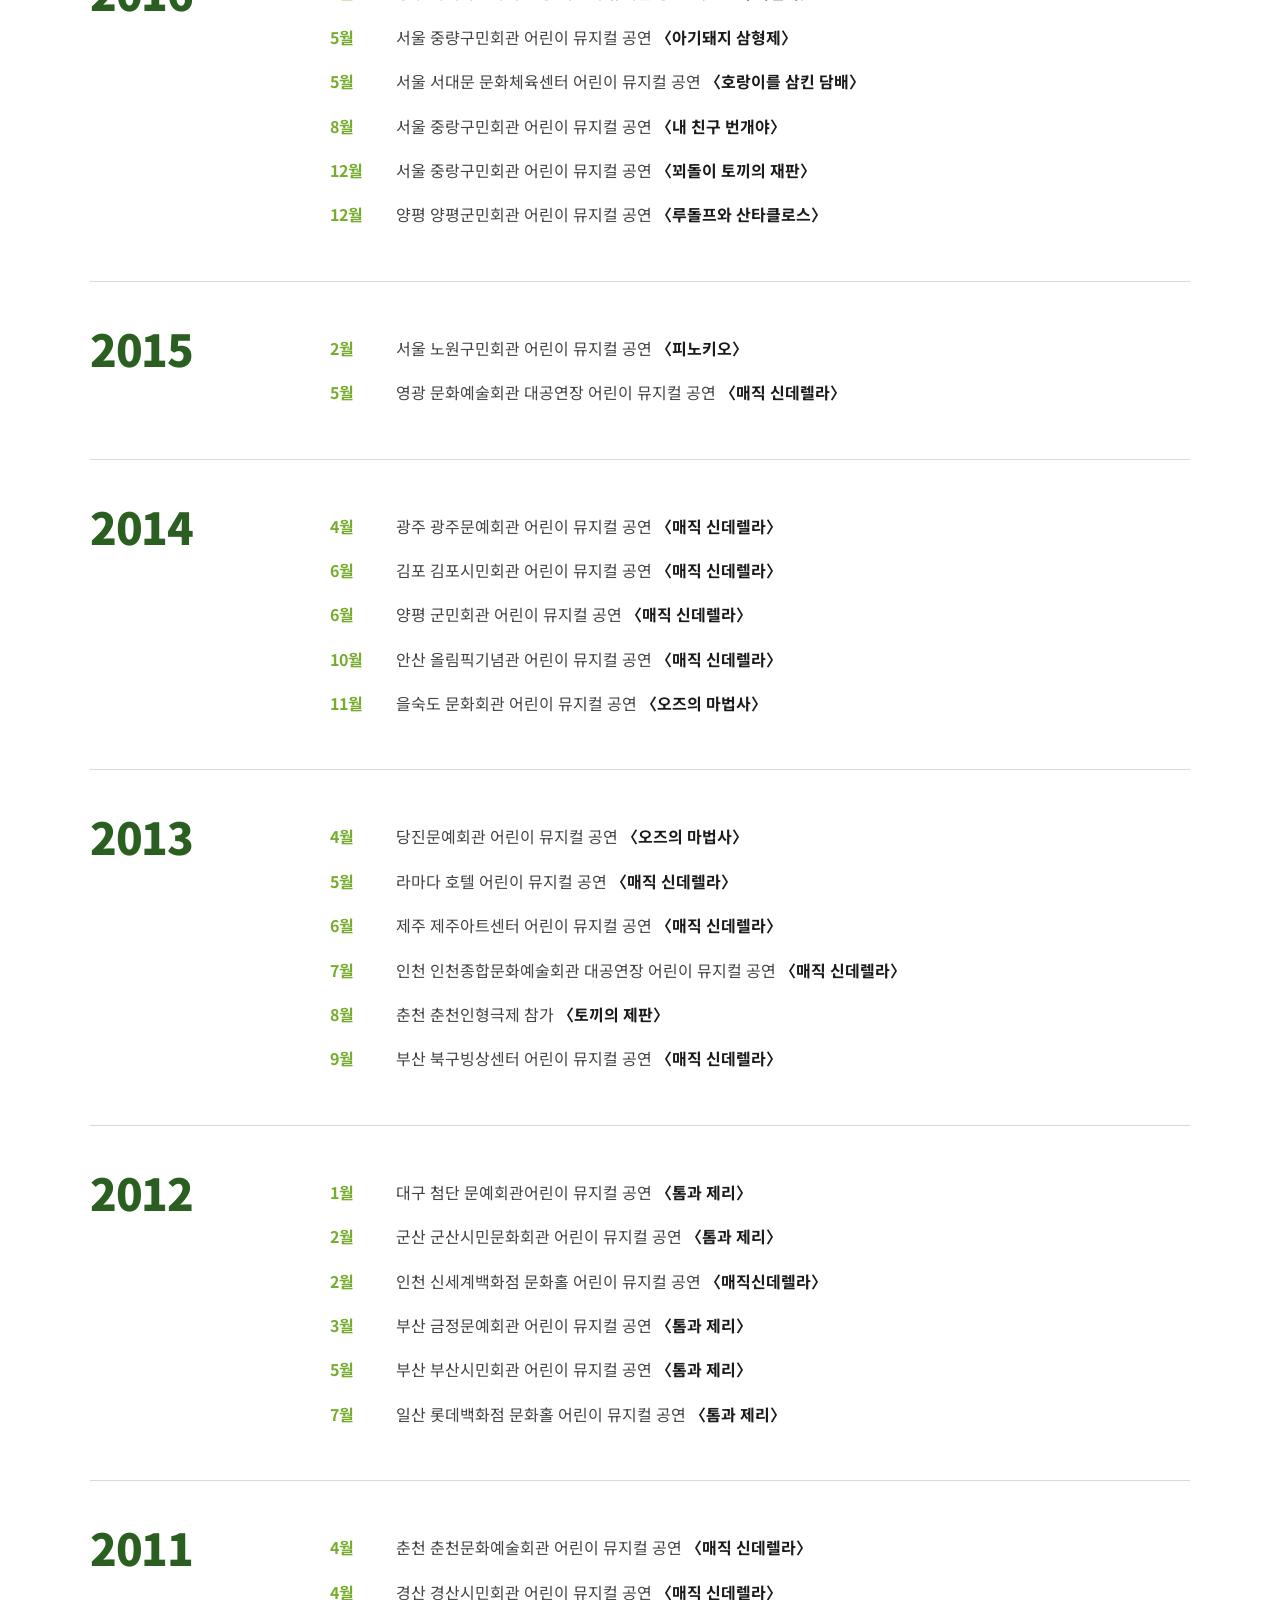
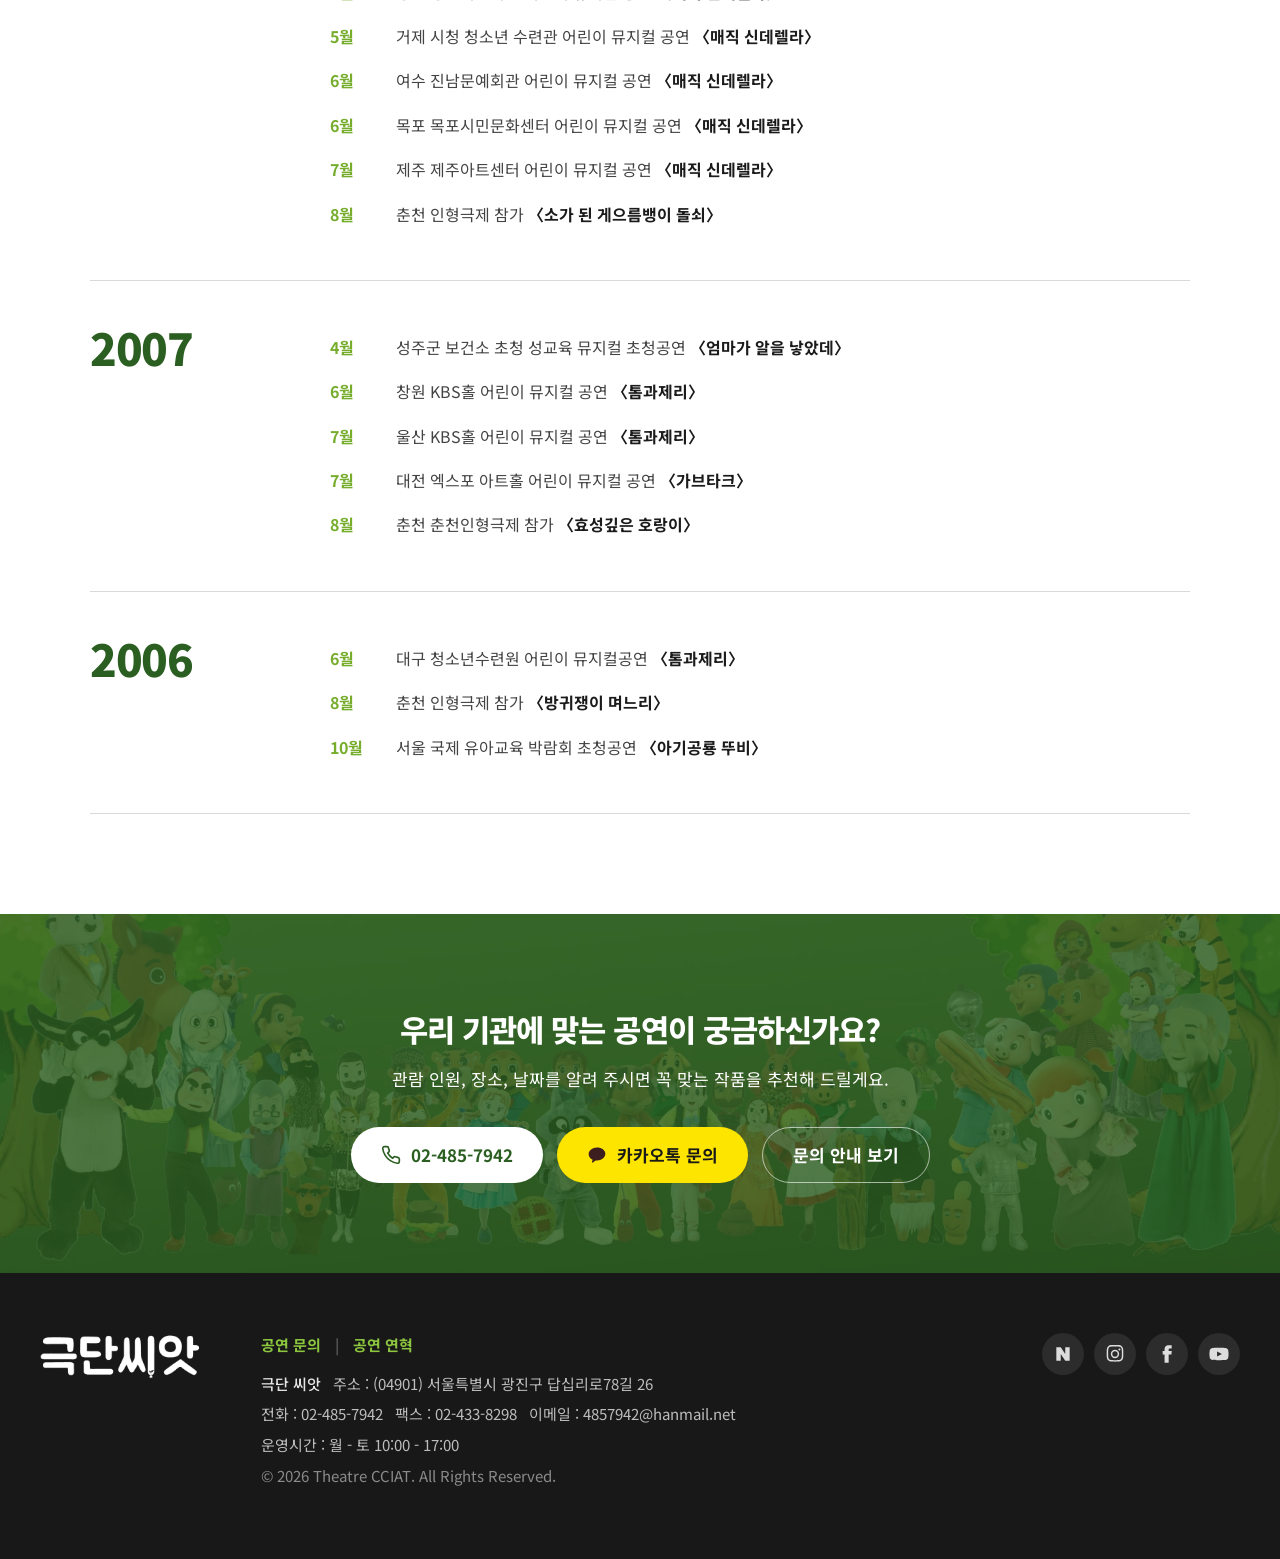
<file: history.html>
<!doctype html>
<html lang="ko">
<head>
<meta charset="utf-8">
<meta name="viewport" content="width=device-width, initial-scale=1">
<title>공연 연혁 | 극단 씨앗</title>
<meta name="description" content="2006년부터 이어진 극단 씨앗의 공연 연혁. 도서관, 문화회관, 백화점 문화홀, 국제 매직 페스티벌 공연 기록.">
<meta property="og:type" content="website">
<meta property="og:site_name" content="극단 씨앗">
<meta property="og:title" content="공연 연혁 | 극단 씨앗">
<meta property="og:description" content="2006년부터 이어진 극단 씨앗의 공연 연혁. 도서관, 문화회관, 백화점 문화홀, 국제 매직 페스티벌 공연 기록.">
<meta property="og:image" content="assets/img/og.webp">
<meta name="theme-color" content="#2b5e21">
<link rel="icon" href="assets/img/favicon-32.png" sizes="32x32">
<link rel="apple-touch-icon" href="assets/img/favicon.png">
<link rel="preconnect" href="https://fonts.googleapis.com">
<link rel="preconnect" href="https://fonts.gstatic.com" crossorigin>
<link href="https://fonts.googleapis.com/css2?family=Noto+Sans+KR:wght@400;500;700;800;900&display=swap" rel="stylesheet">
<link rel="stylesheet" href="assets/css/style.css">
</head>
<body>
<a class="sr-only" href="#main">본문 바로가기</a>
<header class="header">
  <div class="wrap">
    <a class="logo" href="index.html" aria-label="극단 씨앗 홈"><img src="assets/img/logo-white.png" alt="극단 씨앗" width="300" height="86"></a>
    <nav class="gnb" aria-label="주 메뉴"><a href="about.html">극단 씨앗</a><a href="puppet.html">인형극</a><a href="fusion.html">퓨전극</a><a href="musical.html">인형 뮤지컬</a><a href="magic.html">마술공연</a><a href="untact.html">비대면 공연</a><a href="history.html" aria-current="page">공연 연혁</a><a href="contact.html">문의하기</a></nav>
    <button class="menu-btn" type="button" aria-label="메뉴 열기" aria-expanded="false" aria-controls="m-nav"><span></span></button>
  </div>
</header>
<div class="m-nav" id="m-nav" role="dialog" aria-modal="true" aria-label="전체 메뉴">
  <div class="m-nav__top"><a href="index.html"><img src="assets/img/logo-green.png" alt="극단 씨앗"></a><button class="m-nav__close" type="button" aria-label="메뉴 닫기"></button></div>
  <ul><li><a href="about.html">극단 씨앗</a></li><li><a href="puppet.html">인형극</a></li><li><a href="fusion.html">퓨전극</a></li><li><a href="musical.html">인형 뮤지컬</a></li><li><a href="magic.html">마술공연</a></li><li><a href="untact.html">비대면 공연</a></li><li><a href="history.html" aria-current="page">공연 연혁</a></li><li><a href="contact.html">문의하기</a></li></ul>
  <div class="m-nav__contact">공연 문의<a href="tel:02-485-7942">02-485-7942</a>월 - 토 10:00 - 17:00</div>
</div>
<main id="main">
<section class="sv">
  <img class="sv__bg" src="assets/img/sv-history.webp" alt="" fetchpriority="high">
  <div class="sv__inner"><h1 class="sv__title">공연 연혁</h1><p class="sv__desc">전국의 아이들을 만나 온 극단 씨앗의 발자취</p></div>
</section>
<section class="section">
  <div class="wrap">
    <div class="intro reveal">
      <h2 class="intro__title">도서관에서 백화점, 국제 페스티벌까지</h2>
      <p>2006년부터 기록된 121회의 주요 공연입니다. 유치원과 학교, 도서관, 문화회관, 백화점 문화홀, 그리고 부산 국제 매직 페스티벌까지 아이들이 있는 곳이라면 어디든 찾아갔습니다.</p>
    </div>
    <div class="history"><div class="year reveal"><h2 class="year__num">2021</h2><ul class="year__list"><li><b>4월</b><span>오산 소리울 도서관 어린이 뮤지컬 공연 <em>〈오즈의 마법사〉</em></span></li><li><b>4월</b><span>여수 율촌도서관 어린이 퓨전 뮤지컬 공연 <em>〈팥죽할멈과 호랑이〉</em></span></li><li><b>4월</b><span><span class="tag-untact">비대면</span>별내 도서관 환경 보호 퍼포먼스 공연 <em>〈더블클린업〉</em></span></li><li><b>4월</b><span><span class="tag-untact">비대면</span>여주 도서관 융복합 미스테리 추리극 <em>〈퐁퐁탐정〉</em></span></li><li><b>4월</b><span><span class="tag-untact">비대면</span>청주 금빛 도서관 어린이 뮤지컬 공연 <em>〈브레멘 음악대〉</em></span></li><li><b>4월</b><span><span class="tag-untact">비대면</span>부산 진구 어린이 청소년 도서관 도서 권장 퍼포먼스 공연 <em>〈현작가의 베스트 셀러〉</em></span></li><li><b>4월</b><span><span class="tag-untact">비대면</span>인천 검단 도서관 도서 권장 퍼포먼스 공연 <em>〈현작가의 베스트 셀러〉</em></span></li><li><b>4월</b><span><span class="tag-untact">비대면</span>청주 청원 도서관 마술 공연 <em>〈신비한 마술 박물관〉</em></span></li><li><b>5월</b><span>못골 한옥 어린이 도서관 어린이 뮤지컬 공연 <em>〈브레멘 음악대〉</em></span></li><li><b>5월</b><span>오산 소리울 도서관 어린이 뮤지컬 공연 <em>〈피노키오〉</em></span></li><li><b>5월</b><span><span class="tag-untact">비대면</span>달서 어린이 도서관 융복합 미스테리 추리극 <em>〈퐁퐁탐정〉</em></span></li><li><b>5월</b><span>인천 한중문화회관 어린이 뮤지컬 공연 <em>〈피노키오〉</em></span></li><li><b>5월</b><span>부산 구포 도서관 어린이 뮤지컬 공연 <em>〈피노키오〉</em></span></li><li><b>6월</b><span><span class="tag-untact">비대면</span>아산 탕정 온샘 도서관 도서 권장 퍼포먼스 공연 <em>〈현작가의 베스트 셀러〉</em></span></li><li><b>6월</b><span><span class="tag-untact">비대면</span>청주 서원 도서관 어린이 뮤지컬 공연 <em>〈오즈의 마법사〉</em></span></li><li><b>6월</b><span>국립 광주 박물관 융복합 미스테리 추리극 <em>〈퐁퐁탐정〉</em></span></li><li><b>9월</b><span><span class="tag-untact">비대면</span>인천 검단 도서관 마술 공연 <em>〈신비한 마술 박물관〉</em></span></li><li><b>9월</b><span><span class="tag-untact">비대면</span>성남 분당도서관 도서 권장 퍼포먼스 공연 <em>〈현작가의 베스트 셀러〉</em></span></li><li><b>9월</b><span><span class="tag-untact">비대면</span>여주 도서관 어린이 뮤지컬 공연 <em>〈오즈의 마법사〉</em></span></li><li><b>9월</b><span><span class="tag-untact">비대면</span>울진 남부 도서관 마술 공연 <em>〈신비한 마술 박물관〉</em></span></li><li><b>10월</b><span><span class="tag-untact">비대면</span>인천 미추홀 도서관 융복합 미스테리 추리극 <em>〈퐁퐁탐정〉</em></span></li><li><b>10월</b><span>대전 한밭 도서관 어린이 뮤지컬 공연 <em>〈브레멘 음악대〉</em></span></li><li><b>10월</b><span><span class="tag-untact">비대면</span>광명 하안 도서관 환경 보호 퍼포먼스 공연 <em>〈더블클린업〉</em></span></li></ul></div><div class="year reveal"><h2 class="year__num">2020</h2><ul class="year__list"><li><b>1월</b><span>위례 스타필드 어린이 뮤지컬 공연 <em>〈브레멘 음악대〉</em></span></li><li><b>1월</b><span>충청 신세계 백화점 벌룬 매직쇼 <em>〈슈퍼브라더스〉</em></span></li><li><b>1월</b><span>하남 스파필드 어린이 뮤지컬 공연 <em>〈브레멘 음악대〉</em></span></li><li><b>5월</b><span><span class="tag-untact">비대면</span>북서울 미술관 환경 보호 퍼포먼스 공연 <em>〈더블클린업〉</em></span></li><li><b>6월</b><span><span class="tag-untact">비대면</span>북서울 미술관 융복합 미스테리 추리극 공연 <em>〈퐁퐁탐정〉</em></span></li><li><b>7월</b><span><span class="tag-untact">비대면</span>북서울 미술관 어린이 뮤지컬 공연 <em>〈매직신데렐라〉</em></span></li><li><b>8월</b><span><span class="tag-untact">비대면</span>북서울 미술관 어린이 뮤지컬 공연 <em>〈브레멘 음악대〉</em></span></li><li><b>9월</b><span><span class="tag-untact">비대면</span>북서울 미술관 어린이 뮤지컬 공연 <em>〈피노키오〉</em></span></li><li><b>10월</b><span>속초 켄싱턴 리조트 버스킹 공연 <em>〈더블클린업, 퐁퐁탐정〉</em></span></li><li><b>10월</b><span>인천 해돋이 도서관 마술 공연 <em>〈신비한 마술 박물관〉</em></span></li><li><b>11월</b><span>부산 B.I.M.F 부산 국제 매직 페스티벌 초청 공연 <em>〈하우스, 더블클린업, 퐁퐁탐정〉</em></span></li></ul></div><div class="year reveal"><h2 class="year__num">2019</h2><ul class="year__list"><li><b>2월</b><span>대전 한밭도서관 어린이 뮤지컬 공연 <em>〈매직 신데렐라〉</em></span></li><li><b>4월</b><span>평택 장당도서관 어린이 뮤지컬 공연 <em>〈오즈의 마법사〉</em></span></li><li><b>4월</b><span>광천 문예회관 대극장 어린이 뮤지컬 공연 <em>〈오즈의 마법사〉</em></span></li><li><b>4월</b><span>용인 주북교회 어린이 뮤지컬 공연 <em>〈팥죽할멈과 호랑이〉</em></span></li><li><b>4월</b><span>평택 오성초등학교 어린이 뮤지컬 공연 <em>〈오즈의 마법사〉</em></span></li><li><b>5월</b><span>세종 유치원 연합회 어린이 뮤지컬 공연 <em>〈매직 신데렐라〉</em></span></li><li><b>5월</b><span>용인 육아종합센터 어린이 뮤지컬 2회 공연 <em>〈오즈의 마법사〉</em></span></li><li><b>5월</b><span>삼성전자 어린이 뮤지컬 공연 <em>〈오즈의 마법사〉</em></span></li><li><b>5월</b><span>삼성전자 어린이 뮤지컬 공연 <em>〈피노키오〉</em></span></li><li><b>5월</b><span>성남 스타필드 위례 어린이 뮤지컬 공연 <em>〈오즈의 마법사〉</em></span></li><li><b>6월</b><span>하남 스타필드 어린이 뮤지컬 공연 <em>〈매직 신데렐라〉</em></span></li><li><b>6월</b><span>충청도 현대백화점 문화홀 어린이 뮤지컬 공연 <em>〈아기돼지 삼형제〉</em></span></li><li><b>6월</b><span>성남 스타필드 어린이 뮤지컬 공연 <em>〈매직 신데렐라〉</em></span></li><li><b>6월</b><span>서울 코엑스 어린이 뮤지컬 공연 <em>〈오즈의 마법사〉</em></span></li><li><b>7월</b><span>군산 롯데몰 어린이 뮤지컬 공연 <em>〈매직 신데렐라〉</em></span></li><li><b>8월</b><span>용인 육아종합지원센터 어린이 뮤지컬 4회 공연 <em>〈피노키오〉</em></span></li><li><b>9월</b><span>서울 강동어린이회관 어린이 뮤지컬 장기 공연 <em>〈빨간모자〉</em></span></li><li><b>9월</b><span>서울 북서울미술관 어린이 뮤지컬 공연 <em>〈오즈의 마법사〉</em></span></li><li><b>9월</b><span>횡성 횡성문화예술회관 어린이 뮤지컬 2회 공연 <em>〈아기돼지 삼형제〉</em></span></li><li><b>10월</b><span>세종 한솔동복합커뮤니티센터 어린이 뮤지컬 공연 <em>〈오즈의 마법사〉</em></span></li><li><b>11월</b><span>서울 광진구육아종합지원센터 어린이 뮤지컬 공연 <em>〈오즈의 마법사〉</em></span></li><li><b>11월</b><span>진주 능력개발원 어린이 뮤지컬 공연 <em>〈내 친구 번개야〉</em></span></li><li><b>12월</b><span>서울 광진구육아종합지원센터 어린이 뮤지컬 공연 <em>〈빨간모자〉</em></span></li><li><b>12월</b><span>부천 현대백화점 어린이 뮤지컬 공연 <em>〈성냥팔이 소녀〉</em></span></li></ul></div><div class="year reveal"><h2 class="year__num">2018</h2><ul class="year__list"><li><b>3월</b><span>서울 현대백화점 신촌점 문화홀 어린이 뮤지컬 공연 <em>〈오즈의 마법사〉</em></span></li><li><b>4월</b><span>목포 목포문예회관 어린이 뮤지컬 공연 <em>〈오즈의 마법사〉</em></span></li><li><b>4월</b><span>서울 강서 구립 꿈꾸는도서관 어린이 뮤지컬 공연 <em>〈매직 신데렐라〉</em></span></li><li><b>4월</b><span>광주 학생교육회관 어린이 뮤지컬 2회공연 <em>〈오즈의 마법사〉</em></span></li><li><b>4월</b><span>서울 현대백화점 판교점 문화홀 어린이 뮤지컬 3회 공연 <em>〈매직 신데렐라〉</em></span></li><li><b>4월</b><span>순천 문화건강센터 어린이 뮤지컬 공연 <em>〈오즈의 마법사〉</em></span></li><li><b>5월</b><span>인천 새말초등학교 어린이 뮤지컬 공연 <em>〈피노키오〉</em></span></li><li><b>6월</b><span>인천 부평남초등학교 어린이 뮤지컬 공연 <em>〈아기돼지 삼형제〉</em></span></li><li><b>8월</b><span>인천 학생교육문화회관 어린이 뮤지컬 2회 공연 <em>〈아기돼지 삼형제〉</em></span></li><li><b>8월</b><span>서울 송파구민회관 어린이 뮤지컬 공연 <em>〈아기돼지 삼형제〉</em></span></li><li><b>9월</b><span>대전 대전 유치원 연합회 어린이 뮤지컬 공연 <em>〈매직 신데렐라〉</em></span></li><li><b>10월</b><span>인천 만수초등학교 어린이 뮤지컬 공연 <em>〈매직 신데렐라〉</em></span></li><li><b>10월</b><span>대구 이시아폴리스 어린이 뮤지컬 공연 <em>〈오즈의 마법사〉</em></span></li><li><b>11월</b><span>청주 율량초등학교 어린이 뮤지컬 공연 <em>〈피노키오〉</em></span></li><li><b>12월</b><span>인천 논현초등학교 어린이 뮤지컬 공연 <em>〈아기돼지 삼형제〉</em></span></li><li><b>12월</b><span>광주 유치원 연합회 어린이 뮤지컬 공연 <em>〈피노키오〉</em></span></li><li><b>12월</b><span>무주 무주반디랜드 어린이 뮤지컬 공연 <em>〈피노키오〉</em></span></li></ul></div><div class="year reveal"><h2 class="year__num">2017</h2><ul class="year__list"><li><b>9월</b><span>부산 부산시민회관 어린이 뮤지컬 공연 <em>〈매직 신데렐라〉</em></span></li><li><b>10월</b><span>인천 인천한중문화회관 어린이 뮤지컬 4회 공연 <em>〈빨간모자〉</em></span></li><li><b>10월</b><span>당진 당진문예의전당 어린이 뮤지컬 2회 공연 <em>〈오즈의 마법사〉</em></span></li><li><b>12월</b><span>서울 중랑구민회관 어린이 뮤지컬 2회 공연 <em>〈루돌프와 산타클로스〉</em></span></li><li><b>12월</b><span>서울 동대문구민회관 어린이 뮤지컬 2회 공연 <em>〈루돌프와 산타클로스〉</em></span></li><li><b>12월</b><span>서울 동대문구민회관 문화소외계층 무료 초청공연 <em>〈루돌프와 산타클로스〉</em></span></li></ul></div><div class="year reveal"><h2 class="year__num">2016</h2><ul class="year__list"><li><b>4월</b><span>광주 아시아문화의 전당 어린이 뮤지컬 공연 <em>〈오즈의 마법사〉</em></span></li><li><b>5월</b><span>서울 중량구민회관 어린이 뮤지컬 공연 <em>〈아기돼지 삼형제〉</em></span></li><li><b>5월</b><span>서울 서대문 문화체육센터 어린이 뮤지컬 공연 <em>〈호랑이를 삼킨 담배〉</em></span></li><li><b>8월</b><span>서울 중랑구민회관 어린이 뮤지컬 공연 <em>〈내 친구 번개야〉</em></span></li><li><b>12월</b><span>서울 중랑구민회관 어린이 뮤지컬 공연 <em>〈꾀돌이 토끼의 재판〉</em></span></li><li><b>12월</b><span>양평 양평군민회관 어린이 뮤지컬 공연 <em>〈루돌프와 산타클로스〉</em></span></li></ul></div><div class="year reveal"><h2 class="year__num">2015</h2><ul class="year__list"><li><b>2월</b><span>서울 노원구민회관 어린이 뮤지컬 공연 <em>〈피노키오〉</em></span></li><li><b>5월</b><span>영광 문화예술회관 대공연장 어린이 뮤지컬 공연 <em>〈매직 신데렐라〉</em></span></li></ul></div><div class="year reveal"><h2 class="year__num">2014</h2><ul class="year__list"><li><b>4월</b><span>광주 광주문예회관 어린이 뮤지컬 공연 <em>〈매직 신데렐라〉</em></span></li><li><b>6월</b><span>김포 김포시민회관 어린이 뮤지컬 공연 <em>〈매직 신데렐라〉</em></span></li><li><b>6월</b><span>양평 군민회관 어린이 뮤지컬 공연 <em>〈매직 신데렐라〉</em></span></li><li><b>10월</b><span>안산 올림픽기념관 어린이 뮤지컬 공연 <em>〈매직 신데렐라〉</em></span></li><li><b>11월</b><span>을숙도 문화회관 어린이 뮤지컬 공연 <em>〈오즈의 마법사〉</em></span></li></ul></div><div class="year reveal"><h2 class="year__num">2013</h2><ul class="year__list"><li><b>4월</b><span>당진문예회관 어린이 뮤지컬 공연 <em>〈오즈의 마법사〉</em></span></li><li><b>5월</b><span>라마다 호텔 어린이 뮤지컬 공연 <em>〈매직 신데렐라〉</em></span></li><li><b>6월</b><span>제주 제주아트센터 어린이 뮤지컬 공연 <em>〈매직 신데렐라〉</em></span></li><li><b>7월</b><span>인천 인천종합문화예술회관 대공연장 어린이 뮤지컬 공연 <em>〈매직 신데렐라〉</em></span></li><li><b>8월</b><span>춘천 춘천인형극제 참가 <em>〈토끼의 제판〉</em></span></li><li><b>9월</b><span>부산 북구빙상센터 어린이 뮤지컬 공연 <em>〈매직 신데렐라〉</em></span></li></ul></div><div class="year reveal"><h2 class="year__num">2012</h2><ul class="year__list"><li><b>1월</b><span>대구 첨단 문예회관어린이 뮤지컬 공연 <em>〈톰과 제리〉</em></span></li><li><b>2월</b><span>군산 군산시민문화회관 어린이 뮤지컬 공연 <em>〈톰과 제리〉</em></span></li><li><b>2월</b><span>인천 신세계백화점 문화홀 어린이 뮤지컬 공연 <em>〈매직신데렐라〉</em></span></li><li><b>3월</b><span>부산 금정문예회관 어린이 뮤지컬 공연 <em>〈톰과 제리〉</em></span></li><li><b>5월</b><span>부산 부산시민회관 어린이 뮤지컬 공연 <em>〈톰과 제리〉</em></span></li><li><b>7월</b><span>일산 롯데백화점 문화홀 어린이 뮤지컬 공연 <em>〈톰과 제리〉</em></span></li></ul></div><div class="year reveal"><h2 class="year__num">2011</h2><ul class="year__list"><li><b>4월</b><span>춘천 춘천문화예술회관 어린이 뮤지컬 공연 <em>〈매직 신데렐라〉</em></span></li><li><b>4월</b><span>경산 경산시민회관 어린이 뮤지컬 공연 <em>〈매직 신데렐라〉</em></span></li><li><b>5월</b><span>거제 시청 청소년 수련관 어린이 뮤지컬 공연 <em>〈매직 신데렐라〉</em></span></li><li><b>6월</b><span>여수 진남문예회관 어린이 뮤지컬 공연 <em>〈매직 신데렐라〉</em></span></li><li><b>6월</b><span>목포 목포시민문화센터 어린이 뮤지컬 공연 <em>〈매직 신데렐라〉</em></span></li><li><b>7월</b><span>제주 제주아트센터 어린이 뮤지컬 공연 <em>〈매직 신데렐라〉</em></span></li><li><b>8월</b><span>춘천 인형극제 참가 <em>〈소가 된 게으름뱅이 돌쇠〉</em></span></li></ul></div><div class="year reveal"><h2 class="year__num">2007</h2><ul class="year__list"><li><b>4월</b><span>성주군 보건소 초청 성교육 뮤지컬 초청공연 <em>〈엄마가 알을 낳았데〉</em></span></li><li><b>6월</b><span>창원 KBS홀 어린이 뮤지컬 공연 <em>〈톰과제리〉</em></span></li><li><b>7월</b><span>울산 KBS홀 어린이 뮤지컬 공연 <em>〈톰과제리〉</em></span></li><li><b>7월</b><span>대전 엑스포 아트홀 어린이 뮤지컬 공연 <em>〈가브타크〉</em></span></li><li><b>8월</b><span>춘천 춘천인형극제 참가 <em>〈효성깊은 호랑이〉</em></span></li></ul></div><div class="year reveal"><h2 class="year__num">2006</h2><ul class="year__list"><li><b>6월</b><span>대구 청소년수련원 어린이 뮤지컬공연 <em>〈톰과제리〉</em></span></li><li><b>8월</b><span>춘천 인형극제 참가 <em>〈방귀쟁이 며느리〉</em></span></li><li><b>10월</b><span>서울 국제 유아교육 박람회 초청공연 <em>〈아기공룡 뚜비〉</em></span></li></ul></div></div>
  </div>
</section>
<section class="cta">
  <img class="cta__bg" src="assets/img/cast-line.webp" alt="" loading="lazy">
  <div class="wrap">
    <h2 class="cta__title reveal">우리 기관에 맞는 공연이 궁금하신가요?</h2>
    <p class="cta__desc reveal">관람 인원, 장소, 날짜를 알려 주시면 꼭 맞는 작품을 추천해 드릴게요.</p>
    <div class="cta__btns reveal">
      <a class="btn btn--white" href="tel:02-485-7942"><svg viewBox="0 0 24 24" fill="none" stroke="currentColor" stroke-width="2" stroke-linecap="round" stroke-linejoin="round" aria-hidden="true"><path d="M22 16.9v3a2 2 0 0 1-2.2 2 19.8 19.8 0 0 1-8.6-3.1 19.5 19.5 0 0 1-6-6A19.8 19.8 0 0 1 2.1 4.2 2 2 0 0 1 4.1 2h3a2 2 0 0 1 2 1.7c.1.9.4 1.8.7 2.7a2 2 0 0 1-.5 2.1L8 9.8a16 16 0 0 0 6 6l1.3-1.3a2 2 0 0 1 2.1-.4c.9.3 1.8.6 2.7.7a2 2 0 0 1 1.7 2z"/></svg> 02-485-7942</a>
      <a class="btn btn--kakao" href="http://pf.kakao.com/_xkqhhs/chat" target="_blank" rel="noopener"><svg viewBox="0 0 24 24" aria-hidden="true"><path fill="#3c1e1e" d="M12 3C6.5 3 2 6.6 2 11c0 2.8 1.9 5.3 4.7 6.7-.2.8-.7 2.8-.8 3.2-.1.5.2.5.4.4.2-.1 2.9-2 4-2.8.6.1 1.1.1 1.7.1 5.5 0 10-3.6 10-8S17.5 3 12 3z"/></svg> 카카오톡 문의</a>
      <a class="btn btn--line" href="contact.html">문의 안내 보기</a>
    </div>
  </div>
</section>
</main>
<footer class="footer">
  <div class="wrap">
    <div class="footer__logo"><img src="assets/img/logo-white.png" alt="극단 씨앗" width="160" height="46"></div>
    <div class="footer__info">
      <div class="footer__links"><a href="contact.html">공연 문의</a><span>|</span><a href="history.html">공연 연혁</a></div>
      <p><b>극단 씨앗</b> &nbsp; 주소 : (04901) 서울특별시 광진구 답십리로78길 26</p>
      <p>전화 : <a href="tel:02-485-7942">02-485-7942</a> &nbsp; 팩스 : 02-433-8298 &nbsp; 이메일 : <a href="mailto:4857942@hanmail.net">4857942@hanmail.net</a></p>
      <p>운영시간 : 월 - 토 10:00 - 17:00</p>
      <p class="footer__copy">© 2026 Theatre CCIAT. All Rights Reserved.</p>
    </div>
    <div class="footer__sns">
      <a href="https://cafe.naver.com/cciat" target="_blank" rel="noopener" aria-label="네이버 카페"><svg viewBox="0 0 24 24" aria-hidden="true"><path d="M4 4h5.3l5.4 8V4H20v16h-5.3l-5.4-8v8H4z"/></svg></a>
      <a href="https://www.instagram.com/seed_kids_tainment/" target="_blank" rel="noopener" aria-label="인스타그램"><svg viewBox="0 0 24 24" aria-hidden="true"><path d="M12 7a5 5 0 1 0 0 10 5 5 0 0 0 0-10zm0 8.2a3.2 3.2 0 1 1 0-6.4 3.2 3.2 0 0 1 0 6.4zM17.3 5.5a1.2 1.2 0 1 0 0 2.4 1.2 1.2 0 0 0 0-2.4zM21.9 7.1c-.1-1.6-.4-3-1.6-4.2-1.2-1.2-2.6-1.5-4.2-1.6C14.5 1.2 9.5 1.2 7.9 1.3 6.3 1.4 4.9 1.7 3.7 2.9 2.5 4.1 2.2 5.5 2.1 7.1 2 8.7 2 13.7 2.1 15.3c.1 1.6.4 3 1.6 4.2 1.2 1.2 2.6 1.5 4.2 1.6 1.6.1 6.6.1 8.2 0 1.6-.1 3-.4 4.2-1.6 1.2-1.2 1.5-2.6 1.6-4.2.1-1.6.1-6.6 0-8.2zm-2.1 10a3.3 3.3 0 0 1-1.9 1.9c-1.3.5-4.4.4-5.9.4s-4.6.1-5.9-.4a3.3 3.3 0 0 1-1.9-1.9c-.5-1.3-.4-4.4-.4-5.9s-.1-4.6.4-5.9a3.3 3.3 0 0 1 1.9-1.9c1.3-.5 4.4-.4 5.9-.4s4.6-.1 5.9.4a3.3 3.3 0 0 1 1.9 1.9c.5 1.3.4 4.4.4 5.9s.1 4.6-.4 5.9z"/></svg></a>
      <a href="https://www.facebook.com/seedtainment" target="_blank" rel="noopener" aria-label="페이스북"><svg viewBox="0 0 24 24" aria-hidden="true"><path d="M14 8.5V6.6c0-.9.6-1.1 1-1.1h2.6V1.6L14 1.5c-4 0-4.9 3-4.9 4.9v2.1H6.8v4.1h2.3V22.5H14V12.6h3.3l.4-4.1z"/></svg></a>
      <a href="https://www.youtube.com/channel/UC2KgbLecmBoqmbRjazurhUA" target="_blank" rel="noopener" aria-label="유튜브"><svg viewBox="0 0 24 24" aria-hidden="true"><path d="M23 7.2a3 3 0 0 0-2.1-2.1C19 4.6 12 4.6 12 4.6s-7 0-8.9.5A3 3 0 0 0 1 7.2 31 31 0 0 0 .5 12a31 31 0 0 0 .5 4.8 3 3 0 0 0 2.1 2.1c1.9.5 8.9.5 8.9.5s7 0 8.9-.5a3 3 0 0 0 2.1-2.1 31 31 0 0 0 .5-4.8 31 31 0 0 0-.5-4.8zM9.7 15V9l5.8 3z"/></svg></a>
    </div>
  </div>
</footer>
<div class="quick" aria-label="빠른 문의">
  <a href="tel:02-485-7942" aria-label="전화 문의" style="color:var(--green-700)"><svg viewBox="0 0 24 24" fill="none" stroke="currentColor" stroke-width="2" stroke-linecap="round" stroke-linejoin="round" aria-hidden="true"><path d="M22 16.9v3a2 2 0 0 1-2.2 2 19.8 19.8 0 0 1-8.6-3.1 19.5 19.5 0 0 1-6-6A19.8 19.8 0 0 1 2.1 4.2 2 2 0 0 1 4.1 2h3a2 2 0 0 1 2 1.7c.1.9.4 1.8.7 2.7a2 2 0 0 1-.5 2.1L8 9.8a16 16 0 0 0 6 6l1.3-1.3a2 2 0 0 1 2.1-.4c.9.3 1.8.6 2.7.7a2 2 0 0 1 1.7 2z"/></svg></a>
  <a class="quick__kakao" href="http://pf.kakao.com/_xkqhhs/chat" target="_blank" rel="noopener" aria-label="카카오톡 문의"><svg viewBox="0 0 24 24" aria-hidden="true"><path fill="#3c1e1e" d="M12 3C6.5 3 2 6.6 2 11c0 2.8 1.9 5.3 4.7 6.7-.2.8-.7 2.8-.8 3.2-.1.5.2.5.4.4.2-.1 2.9-2 4-2.8.6.1 1.1.1 1.7.1 5.5 0 10-3.6 10-8S17.5 3 12 3z"/></svg></a>
  <a href="mailto:4857942@hanmail.net" aria-label="이메일 문의" style="color:var(--green-700)"><svg viewBox="0 0 24 24" fill="none" stroke="currentColor" stroke-width="2" stroke-linecap="round" stroke-linejoin="round" aria-hidden="true"><rect x="2" y="4" width="20" height="16" rx="2"/><path d="m22 7-10 6L2 7"/></svg></a>
  <button class="quick__top" type="button" aria-label="맨 위로"><svg viewBox="0 0 24 24" fill="none" stroke="currentColor" stroke-width="2.5" stroke-linecap="round" stroke-linejoin="round" aria-hidden="true"><path d="M12 19V5M5 12l7-7 7 7"/></svg>TOP</button>
</div>
<div class="modal" role="dialog" aria-modal="true" aria-labelledby="modal-title">
  <div class="modal__dim"></div>
  <div class="modal__box">
    <div class="modal__head"><div><p class="modal__cat"></p><h2 class="modal__title" id="modal-title"></h2></div><button class="modal__close" type="button" aria-label="닫기"></button></div>
    <div class="modal__body"></div>
    <div class="modal__foot">
      <a class="btn btn--accent" href="tel:02-485-7942"><svg viewBox="0 0 24 24" fill="none" stroke="currentColor" stroke-width="2" stroke-linecap="round" stroke-linejoin="round" aria-hidden="true"><path d="M22 16.9v3a2 2 0 0 1-2.2 2 19.8 19.8 0 0 1-8.6-3.1 19.5 19.5 0 0 1-6-6A19.8 19.8 0 0 1 2.1 4.2 2 2 0 0 1 4.1 2h3a2 2 0 0 1 2 1.7c.1.9.4 1.8.7 2.7a2 2 0 0 1-.5 2.1L8 9.8a16 16 0 0 0 6 6l1.3-1.3a2 2 0 0 1 2.1-.4c.9.3 1.8.6 2.7.7a2 2 0 0 1 1.7 2z"/></svg> 전화 문의 02-485-7942</a>
      <a class="btn btn--kakao" href="http://pf.kakao.com/_xkqhhs/chat" target="_blank" rel="noopener"><svg viewBox="0 0 24 24" aria-hidden="true"><path fill="#3c1e1e" d="M12 3C6.5 3 2 6.6 2 11c0 2.8 1.9 5.3 4.7 6.7-.2.8-.7 2.8-.8 3.2-.1.5.2.5.4.4.2-.1 2.9-2 4-2.8.6.1 1.1.1 1.7.1 5.5 0 10-3.6 10-8S17.5 3 12 3z"/></svg> 카카오톡 문의</a>
    </div>
  </div>
</div>
<script src="assets/js/main.js"></script>
</body>
</html>
</file>
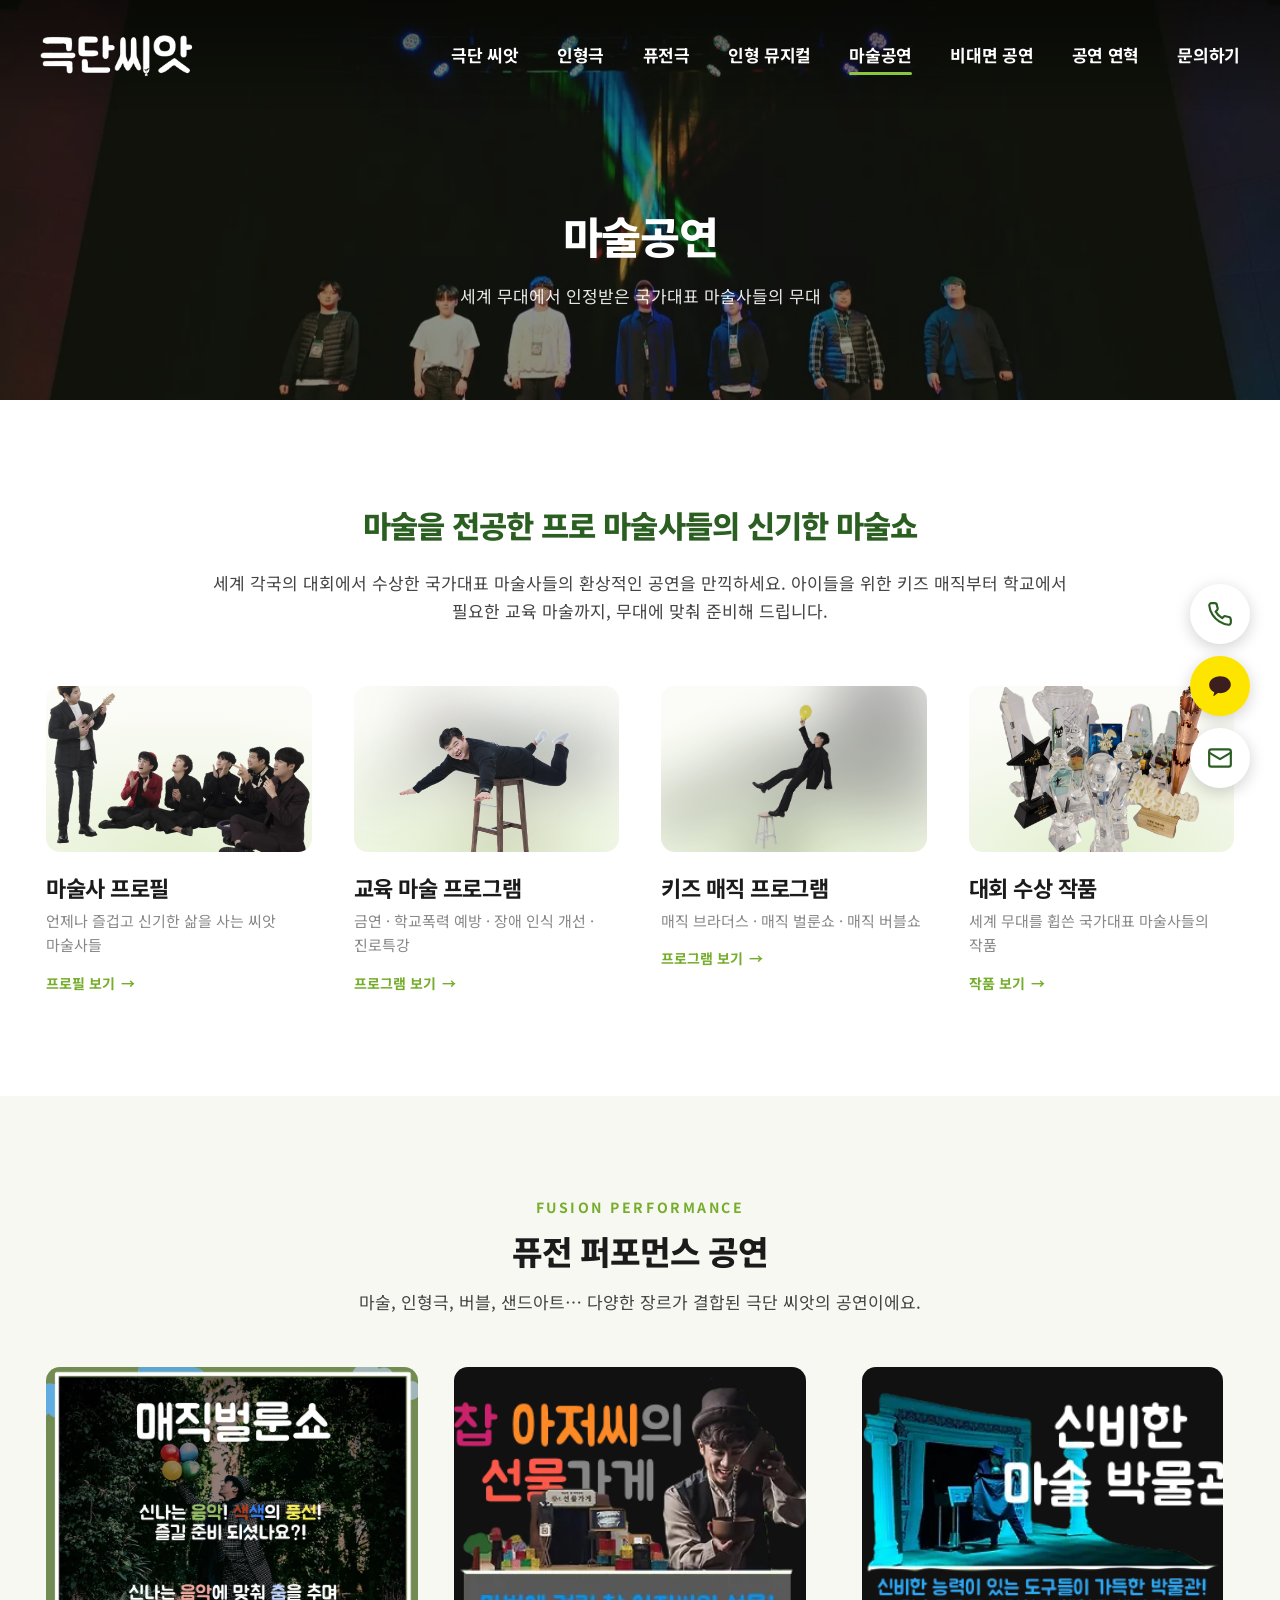
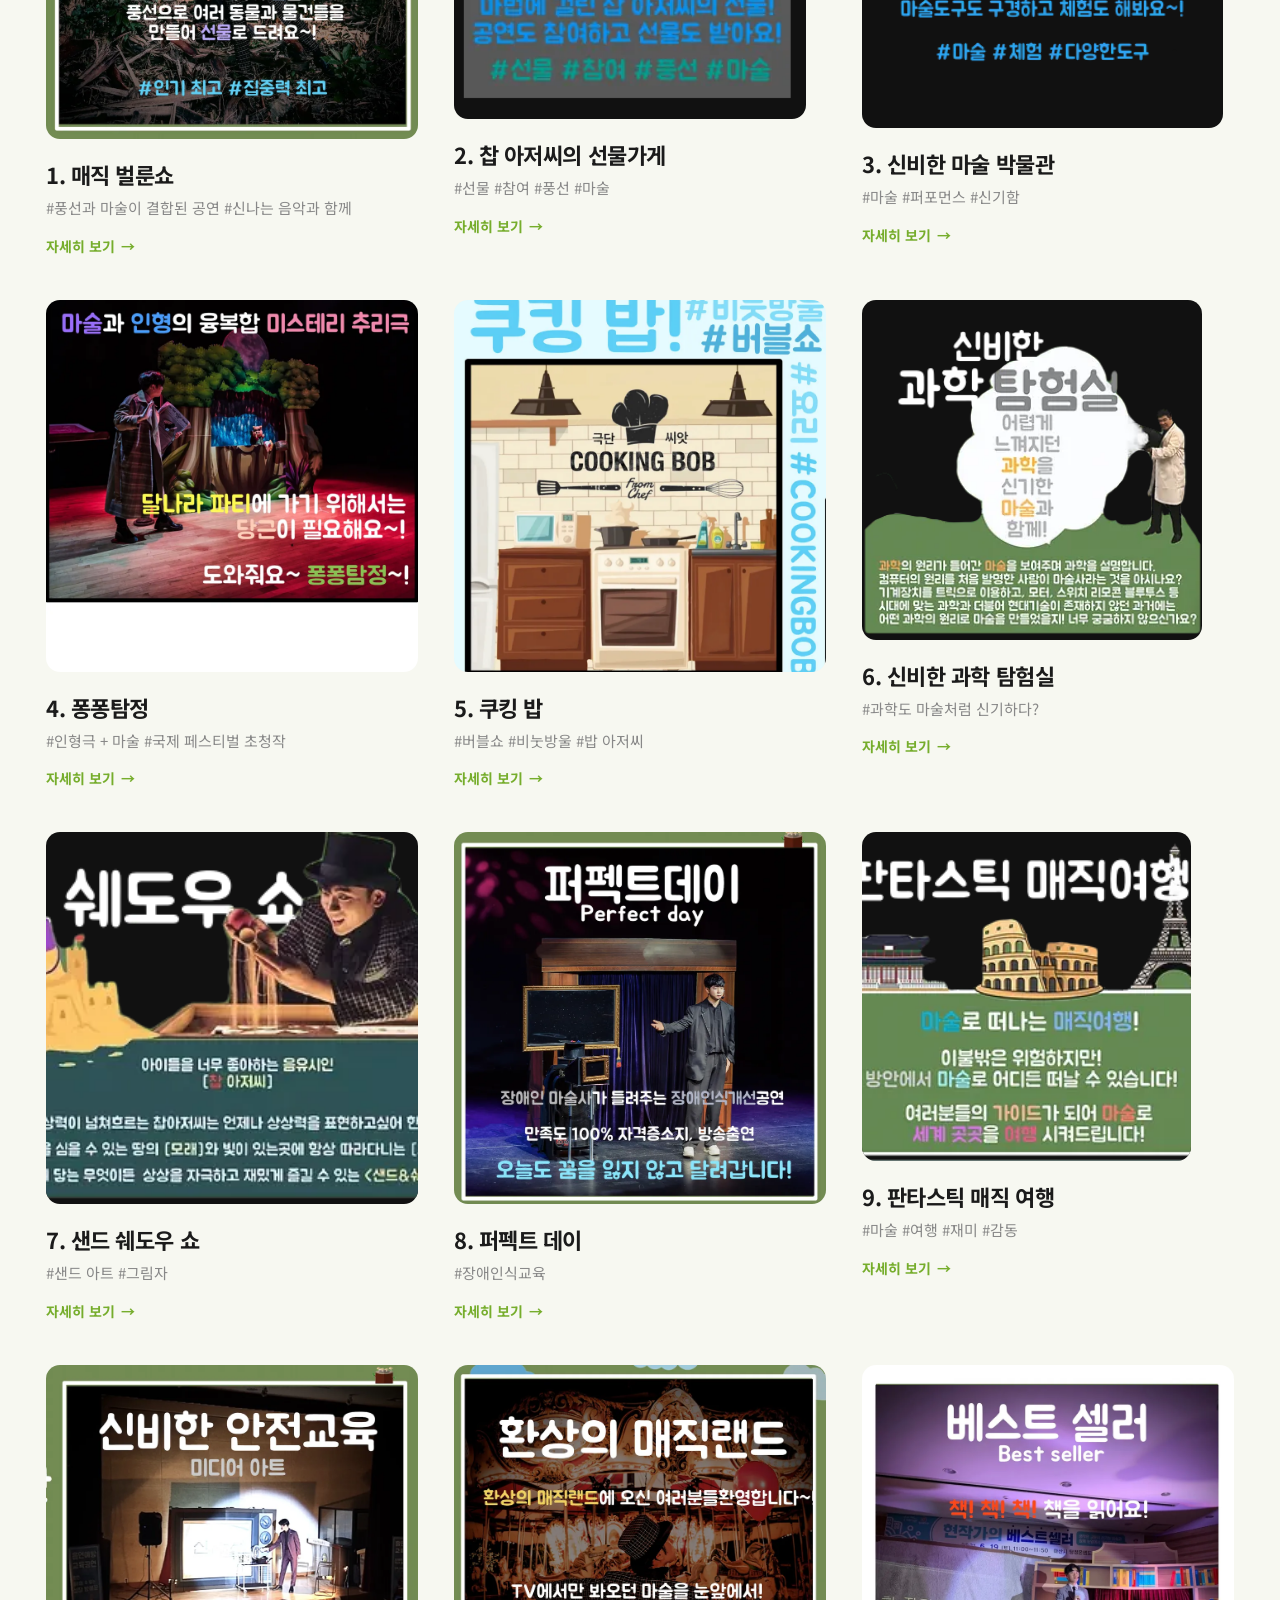
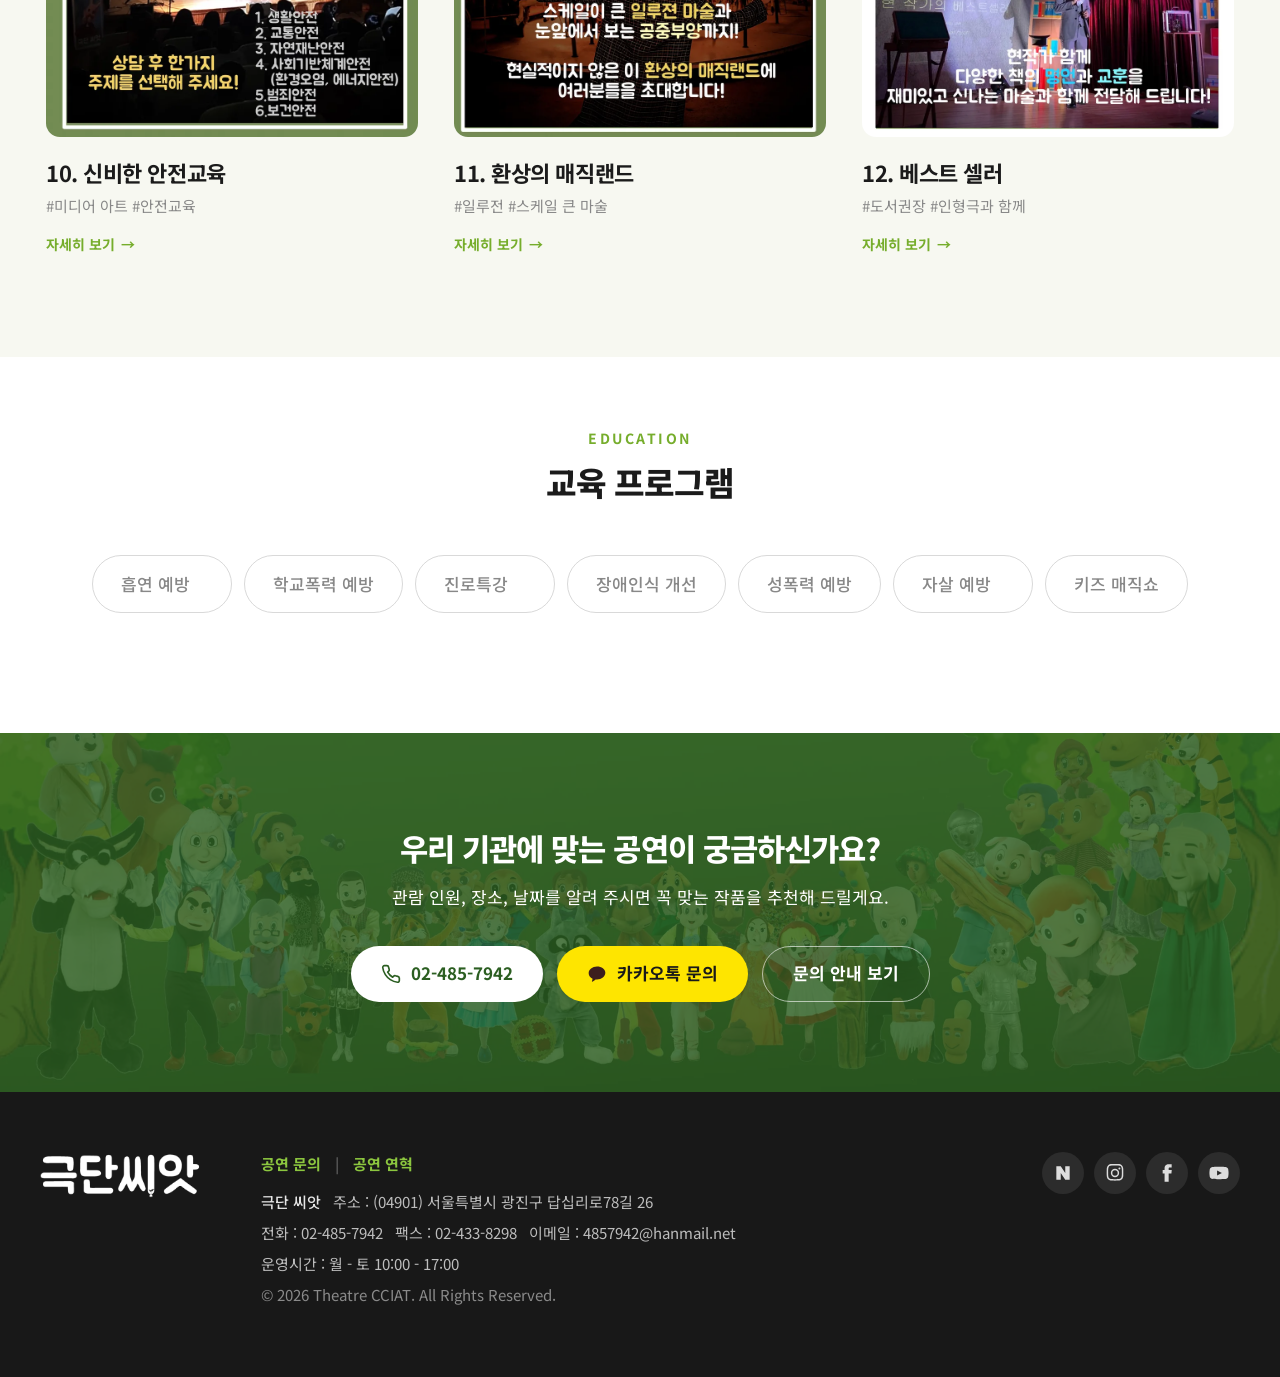
<file: magic.html>
<!doctype html>
<html lang="ko">
<head>
<meta charset="utf-8">
<meta name="viewport" content="width=device-width, initial-scale=1">
<title>마술공연 | 극단 씨앗</title>
<meta name="description" content="세계 대회 수상 마술사들의 마술공연. 키즈 매직, 교육 마술, 퓨전 퍼포먼스 공연을 소개합니다.">
<meta property="og:type" content="website">
<meta property="og:site_name" content="극단 씨앗">
<meta property="og:title" content="마술공연 | 극단 씨앗">
<meta property="og:description" content="세계 대회 수상 마술사들의 마술공연. 키즈 매직, 교육 마술, 퓨전 퍼포먼스 공연을 소개합니다.">
<meta property="og:image" content="assets/img/og.webp">
<meta name="theme-color" content="#2b5e21">
<link rel="icon" href="assets/img/favicon-32.png" sizes="32x32">
<link rel="apple-touch-icon" href="assets/img/favicon.png">
<link rel="preconnect" href="https://fonts.googleapis.com">
<link rel="preconnect" href="https://fonts.gstatic.com" crossorigin>
<link href="https://fonts.googleapis.com/css2?family=Noto+Sans+KR:wght@400;500;700;800;900&display=swap" rel="stylesheet">
<link rel="stylesheet" href="assets/css/style.css">
</head>
<body>
<a class="sr-only" href="#main">본문 바로가기</a>
<header class="header">
  <div class="wrap">
    <a class="logo" href="index.html" aria-label="극단 씨앗 홈"><img src="assets/img/logo-white.png" alt="극단 씨앗" width="300" height="86"></a>
    <nav class="gnb" aria-label="주 메뉴"><a href="about.html">극단 씨앗</a><a href="puppet.html">인형극</a><a href="fusion.html">퓨전극</a><a href="musical.html">인형 뮤지컬</a><a href="magic.html" aria-current="page">마술공연</a><a href="untact.html">비대면 공연</a><a href="history.html">공연 연혁</a><a href="contact.html">문의하기</a></nav>
    <button class="menu-btn" type="button" aria-label="메뉴 열기" aria-expanded="false" aria-controls="m-nav"><span></span></button>
  </div>
</header>
<div class="m-nav" id="m-nav" role="dialog" aria-modal="true" aria-label="전체 메뉴">
  <div class="m-nav__top"><a href="index.html"><img src="assets/img/logo-green.png" alt="극단 씨앗"></a><button class="m-nav__close" type="button" aria-label="메뉴 닫기"></button></div>
  <ul><li><a href="about.html">극단 씨앗</a></li><li><a href="puppet.html">인형극</a></li><li><a href="fusion.html">퓨전극</a></li><li><a href="musical.html">인형 뮤지컬</a></li><li><a href="magic.html" aria-current="page">마술공연</a></li><li><a href="untact.html">비대면 공연</a></li><li><a href="history.html">공연 연혁</a></li><li><a href="contact.html">문의하기</a></li></ul>
  <div class="m-nav__contact">공연 문의<a href="tel:02-485-7942">02-485-7942</a>월 - 토 10:00 - 17:00</div>
</div>
<main id="main">
<section class="sv">
  <img class="sv__bg" src="assets/img/sv-magic.webp" alt="" fetchpriority="high">
  <div class="sv__inner"><h1 class="sv__title">마술공연</h1><p class="sv__desc">세계 무대에서 인정받은 국가대표 마술사들의 무대</p></div>
</section>
<section class="section">
  <div class="wrap">
    <div class="intro reveal">
      <h2 class="intro__title">마술을 전공한 프로 마술사들의 신기한 마술쇼</h2>
      <p>세계 각국의 대회에서 수상한 국가대표 마술사들의 환상적인 공연을 만끽하세요. 아이들을 위한 키즈 매직부터 학교에서 필요한 교육 마술까지, 무대에 맞춰 준비해 드립니다.</p>
    </div>
    <div class="grid" style="grid-template-columns:repeat(auto-fit,minmax(260px,1fr))">
      <button class="card reveal" type="button" data-detail="g-profile" data-group="cat" aria-haspopup="dialog">
  <div class="card__thumb"><img src="assets/img/magic-profile.webp" alt="마술사 프로필" width="900" height="639" loading="lazy"></div>
  <h3 class="card__title">마술사 프로필</h3>
  <p class="card__desc">언제나 즐겁고 신기한 삶을 사는 씨앗 마술사들</p>
  <span class="card__more">프로필 보기</span>
</button><button class="card reveal" type="button" data-detail="g-edu" data-group="cat" aria-haspopup="dialog">
  <div class="card__thumb card__thumb--contain"><span class="card__blur" style="background-image:url('assets/img/magic-edu.webp')" aria-hidden="true"></span><img src="assets/img/magic-edu.webp" alt="교육 마술 프로그램" width="900" height="600" loading="lazy"></div>
  <h3 class="card__title">교육 마술 프로그램</h3>
  <p class="card__desc">금연 · 학교폭력 예방 · 장애 인식 개선 · 진로특강</p>
  <span class="card__more">프로그램 보기</span>
</button><button class="card reveal" type="button" data-detail="g-kids" data-group="cat" aria-haspopup="dialog">
  <div class="card__thumb card__thumb--contain"><span class="card__blur" style="background-image:url('assets/img/magic-kids.webp')" aria-hidden="true"></span><img src="assets/img/magic-kids.webp" alt="키즈 매직 프로그램" width="900" height="1615" loading="lazy"></div>
  <h3 class="card__title">키즈 매직 프로그램</h3>
  <p class="card__desc">매직 브라더스 · 매직 벌룬쇼 · 매직 버블쇼</p>
  <span class="card__more">프로그램 보기</span>
</button><button class="card reveal" type="button" data-detail="g-award" data-group="cat" aria-haspopup="dialog">
  <div class="card__thumb"><img src="assets/img/magic-award.webp" alt="대회 수상 작품" width="900" height="772" loading="lazy"></div>
  <h3 class="card__title">대회 수상 작품</h3>
  <p class="card__desc">세계 무대를 휩쓴 국가대표 마술사들의 작품</p>
  <span class="card__more">작품 보기</span>
</button>
    </div>
  </div>
</section>
<section class="section section--cream">
  <div class="wrap">
    <div class="sec-head reveal"><span class="sec-head__eyebrow">FUSION PERFORMANCE</span><h2 class="sec-head__title">퓨전 퍼포먼스 공연</h2><p class="sec-head__desc">마술, 인형극, 버블, 샌드아트… 다양한 장르가 결합된 극단 씨앗의 공연이에요.</p></div>
    <div class="grid grid--poster">
      <button class="card reveal" type="button" data-detail="s-1" data-group="show" aria-haspopup="dialog">
  <div class="card__thumb card__thumb--poster"><img src="assets/img/show-1.webp" alt="1. 매직 벌룬쇼" width="900" height="919" loading="lazy"></div>
  <h3 class="card__title">1. 매직 벌룬쇼</h3>
  <p class="card__desc">#풍선과 마술이 결합된 공연 #신나는 음악과 함께</p>
  <span class="card__more">자세히 보기</span>
</button><button class="card reveal" type="button" data-detail="s-2" data-group="show" aria-haspopup="dialog">
  <div class="card__thumb card__thumb--poster"><img src="assets/img/show-2.webp" alt="2. 찹 아저씨의 선물가게" width="352" height="318" loading="lazy"></div>
  <h3 class="card__title">2. 찹 아저씨의 선물가게</h3>
  <p class="card__desc">#선물 #참여 #풍선 #마술</p>
  <span class="card__more">자세히 보기</span>
</button><button class="card reveal" type="button" data-detail="s-3" data-group="show" aria-haspopup="dialog">
  <div class="card__thumb card__thumb--poster"><img src="assets/img/show-3.webp" alt="3. 신비한 마술 박물관" width="361" height="318" loading="lazy"></div>
  <h3 class="card__title">3. 신비한 마술 박물관</h3>
  <p class="card__desc">#마술 #퍼포먼스 #신기함</p>
  <span class="card__more">자세히 보기</span>
</button><button class="card reveal" type="button" data-detail="s-4" data-group="show" aria-haspopup="dialog">
  <div class="card__thumb card__thumb--poster"><img src="assets/img/show-4.webp" alt="4. 퐁퐁탐정" width="900" height="1266" loading="lazy"></div>
  <h3 class="card__title">4. 퐁퐁탐정</h3>
  <p class="card__desc">#인형극 + 마술 #국제 페스티벌 초청작</p>
  <span class="card__more">자세히 보기</span>
</button><button class="card reveal" type="button" data-detail="s-5" data-group="show" aria-haspopup="dialog">
  <div class="card__thumb card__thumb--poster"><img src="assets/img/show-5.webp" alt="5. 쿠킹 밥" width="900" height="955" loading="lazy"></div>
  <h3 class="card__title">5. 쿠킹 밥</h3>
  <p class="card__desc">#버블쇼 #비눗방울 #밥 아저씨</p>
  <span class="card__more">자세히 보기</span>
</button><button class="card reveal" type="button" data-detail="s-6" data-group="show" aria-haspopup="dialog">
  <div class="card__thumb card__thumb--poster"><img src="assets/img/show-6.webp" alt="6. 신비한 과학 탐험실" width="340" height="329" loading="lazy"></div>
  <h3 class="card__title">6. 신비한 과학 탐험실</h3>
  <p class="card__desc">#과학도 마술처럼 신기하다?</p>
  <span class="card__more">자세히 보기</span>
</button><button class="card reveal" type="button" data-detail="s-7" data-group="show" aria-haspopup="dialog">
  <div class="card__thumb card__thumb--poster"><img src="assets/img/show-7.webp" alt="7. 샌드 쉐도우 쇼" width="450" height="252" loading="lazy"></div>
  <h3 class="card__title">7. 샌드 쉐도우 쇼</h3>
  <p class="card__desc">#샌드 아트 #그림자</p>
  <span class="card__more">자세히 보기</span>
</button><button class="card reveal" type="button" data-detail="s-8" data-group="show" aria-haspopup="dialog">
  <div class="card__thumb card__thumb--poster"><img src="assets/img/show-8.webp" alt="8. 퍼펙트 데이" width="900" height="919" loading="lazy"></div>
  <h3 class="card__title">8. 퍼펙트 데이</h3>
  <p class="card__desc">#장애인식교육</p>
  <span class="card__more">자세히 보기</span>
</button><button class="card reveal" type="button" data-detail="s-9" data-group="show" aria-haspopup="dialog">
  <div class="card__thumb card__thumb--poster"><img src="assets/img/show-9.webp" alt="9. 판타스틱 매직 여행" width="329" height="257" loading="lazy"></div>
  <h3 class="card__title">9. 판타스틱 매직 여행</h3>
  <p class="card__desc">#마술 #여행 #재미 #감동</p>
  <span class="card__more">자세히 보기</span>
</button><button class="card reveal" type="button" data-detail="s-10" data-group="show" aria-haspopup="dialog">
  <div class="card__thumb card__thumb--poster"><img src="assets/img/show-10.webp" alt="10. 신비한 안전교육" width="900" height="899" loading="lazy"></div>
  <h3 class="card__title">10. 신비한 안전교육</h3>
  <p class="card__desc">#미디어 아트 #안전교육</p>
  <span class="card__more">자세히 보기</span>
</button><button class="card reveal" type="button" data-detail="s-11" data-group="show" aria-haspopup="dialog">
  <div class="card__thumb card__thumb--poster"><img src="assets/img/show-11.webp" alt="11. 환상의 매직랜드" width="900" height="891" loading="lazy"></div>
  <h3 class="card__title">11. 환상의 매직랜드</h3>
  <p class="card__desc">#일루전 #스케일 큰 마술</p>
  <span class="card__more">자세히 보기</span>
</button><button class="card reveal" type="button" data-detail="s-12" data-group="show" aria-haspopup="dialog">
  <div class="card__thumb card__thumb--poster"><img src="assets/img/show-12.webp" alt="12. 베스트 셀러" width="900" height="900" loading="lazy"></div>
  <h3 class="card__title">12. 베스트 셀러</h3>
  <p class="card__desc">#도서권장 #인형극과 함께</p>
  <span class="card__more">자세히 보기</span>
</button>
    </div>
  </div>
</section>
<section class="section section--tight">
  <div class="wrap">
    <div class="sec-head reveal"><span class="sec-head__eyebrow">EDUCATION</span><h2 class="sec-head__title">교육 프로그램</h2></div>
    <div class="tabs reveal" style="justify-content:center"><span class="tab">흡연 예방</span><span class="tab">학교폭력 예방</span><span class="tab">진로특강</span><span class="tab">장애인식 개선</span><span class="tab">성폭력 예방</span><span class="tab">자살 예방</span><span class="tab">키즈 매직쇼</span></div>
  </div>
</section>
<section class="cta">
  <img class="cta__bg" src="assets/img/cast-line.webp" alt="" loading="lazy">
  <div class="wrap">
    <h2 class="cta__title reveal">우리 기관에 맞는 공연이 궁금하신가요?</h2>
    <p class="cta__desc reveal">관람 인원, 장소, 날짜를 알려 주시면 꼭 맞는 작품을 추천해 드릴게요.</p>
    <div class="cta__btns reveal">
      <a class="btn btn--white" href="tel:02-485-7942"><svg viewBox="0 0 24 24" fill="none" stroke="currentColor" stroke-width="2" stroke-linecap="round" stroke-linejoin="round" aria-hidden="true"><path d="M22 16.9v3a2 2 0 0 1-2.2 2 19.8 19.8 0 0 1-8.6-3.1 19.5 19.5 0 0 1-6-6A19.8 19.8 0 0 1 2.1 4.2 2 2 0 0 1 4.1 2h3a2 2 0 0 1 2 1.7c.1.9.4 1.8.7 2.7a2 2 0 0 1-.5 2.1L8 9.8a16 16 0 0 0 6 6l1.3-1.3a2 2 0 0 1 2.1-.4c.9.3 1.8.6 2.7.7a2 2 0 0 1 1.7 2z"/></svg> 02-485-7942</a>
      <a class="btn btn--kakao" href="http://pf.kakao.com/_xkqhhs/chat" target="_blank" rel="noopener"><svg viewBox="0 0 24 24" aria-hidden="true"><path fill="#3c1e1e" d="M12 3C6.5 3 2 6.6 2 11c0 2.8 1.9 5.3 4.7 6.7-.2.8-.7 2.8-.8 3.2-.1.5.2.5.4.4.2-.1 2.9-2 4-2.8.6.1 1.1.1 1.7.1 5.5 0 10-3.6 10-8S17.5 3 12 3z"/></svg> 카카오톡 문의</a>
      <a class="btn btn--line" href="contact.html">문의 안내 보기</a>
    </div>
  </div>
</section>
<template id="detail-g-profile" data-cat="마술공연" data-title="마술사 프로필"><div style="background:#2a2a2a;border-radius:16px;padding:20px;margin-bottom:16px"><img src="assets/img/prof-0.webp" alt="김인수 마술사 프로필" style="width:100%"></div><div class="prof-row"><img src="assets/img/prof-1-photo.webp" alt="마술사 사진"><img src="assets/img/prof-1-text.webp" alt="마술사 경력"></div><div class="prof-row"><img src="assets/img/prof-2-photo.webp" alt="마술사 사진"><img src="assets/img/prof-2-text.webp" alt="마술사 경력"></div><div class="prof-row"><img src="assets/img/prof-3-photo.webp" alt="마술사 사진"><img src="assets/img/prof-3-text.webp" alt="마술사 경력"></div><div class="prof-row"><img src="assets/img/prof-4-photo.webp" alt="마술사 사진"><img src="assets/img/prof-4-text.webp" alt="마술사 경력"></div><div class="prof-row"><img src="assets/img/prof-5-photo.webp" alt="마술사 사진"><img src="assets/img/prof-5-text.webp" alt="마술사 경력"></div><div class="prof-row"><img src="assets/img/prof-6-photo.webp" alt="마술사 사진"><img src="assets/img/prof-6-text.webp" alt="마술사 경력"></div><div style="display:grid;grid-template-columns:repeat(auto-fill,minmax(180px,1fr));gap:12px"><img src="assets/img/prof-team.webp" alt="" width="1200" height="857" loading="lazy" style="border-radius:12px;width:100%;height:auto;background:#f4f8ec"><img src="assets/img/prof-frame.webp" alt="" width="900" height="643" loading="lazy" style="border-radius:12px;width:100%;height:auto;background:#f4f8ec"></div></template><template id="detail-g-edu" data-cat="마술공연" data-title="교육 마술 프로그램"><p class="work__story" style="margin-bottom:24px">평범하고 지루한 강의는 가라! 신비함과 재미를 동반한 강의형 매직쇼가 펼쳐집니다. 전달하는 목적과 내용은 같지만 방식이 달라 재미있고 유익하게 전달됩니다. 눈높이에 맞춘 신기한 교육 마술과 함께 하세요.</p><div style="display:grid;grid-template-columns:repeat(auto-fill,minmax(180px,1fr));gap:12px"><img src="assets/img/edu-poster-1.webp" alt="" width="900" height="1350" loading="lazy" style="border-radius:12px;width:100%;height:auto;background:#f4f8ec"><img src="assets/img/edu-poster-2.webp" alt="" width="900" height="1273" loading="lazy" style="border-radius:12px;width:100%;height:auto;background:#f4f8ec"><img src="assets/img/edu-team.webp" alt="" width="900" height="1227" loading="lazy" style="border-radius:12px;width:100%;height:auto;background:#f4f8ec"></div><div style="margin-top:30px"><article class="work work--noimg"><div><p class="work__num">01</p><h3 class="work__name">금연 매직 콘서트</h3><ul class="work__tags"><li>#초등 1학년 ~ 중·고등학생</li><li>#잘생긴 마술사가 실력도 좋네?</li></ul></div></article><article class="work work--noimg"><div><p class="work__num">02</p><h3 class="work__name">신비한 금연교실</h3><ul class="work__tags"><li>#금연매직콘서트 시즌2</li><li>#초등 고학년 ~ 고등학생</li></ul></div></article><article class="work work--noimg"><div><p class="work__num">03</p><h3 class="work__name">장애 인식 개선</h3><ul class="work__tags"><li>#결코 남의 이야기가 아닙니다</li><li>#혼자가 아니예요</li><li>#장애를 가진 마술사의 솔직한 이야기</li></ul></div></article><article class="work work--noimg"><div><p class="work__num">04</p><h3 class="work__name">학교폭력 예방</h3><ul class="work__tags"><li>#결코 남의 이야기가 아닙니다</li><li>#혼자가 아니예요</li></ul></div></article><article class="work work--noimg"><div><p class="work__num">05</p><h3 class="work__name">진로특강</h3><ul class="work__tags"><li>#마술사로서의 직업 이야기</li><li>#신비하고 재밌는 진로특강</li></ul></div></article></div></template><template id="detail-g-kids" data-cat="마술공연" data-title="키즈 매직 프로그램"><p class="work__story" style="margin-bottom:24px">아이들의, 아이들을 위한, 아이들에 의해 만들어진 키즈 매직쇼입니다. 아이들이 함께 참여하며 신나게 관람하는 모습을 보고 있노라면 어느새 입가에 미소가 번집니다. 아이들이 즐거워하는 모습을 사진으로 남기기에도 아주 좋아요.</p><article class="work"><div class="work__img"><img src="assets/img/kids-1.webp" alt="매직 브라더스 (댄스 벌룬 매직쇼)" width="700" height="680" loading="lazy"></div><div><p class="work__num">01</p><h3 class="work__name">매직 브라더스 (댄스 벌룬 매직쇼)</h3><ul class="work__tags"><li>#댄스 파티</li><li>#풍선 파티</li><li>#마술공연</li><li>#3가지가 하나의 공연에</li></ul><p class="work__story">매직벌룬쇼 시즌 2로 탄생한 매직 브라더스! 즐거운 에너지가 넘치는 아이들에게 &#x27;흥&#x27;이 폭발하도록, 호기심 넘치는 아이들이 &#x27;신기함&#x27;으로 눈이 동그래지도록, 그리고 형형색색 아름다운 풍선과 함께 잊지 못할 추억을 선사할 수 있도록. 매직 브라더스가 함께합니다.</p></div></article><article class="work"><div class="work__img"><img src="assets/img/kids-2.webp" alt="매직 벌룬쇼" width="700" height="792" loading="lazy"></div><div><p class="work__num">02</p><h3 class="work__name">매직 벌룬쇼</h3><ul class="work__tags"><li>#2018년 최고 인기작</li><li>#알록달록 예쁜 사진</li><li>#풍선과 마술의 아름다운 만남</li></ul><p class="work__story">너무 인기가 많아서 시즌2까지 만들게 한 매직 벌룬쇼! 신기한 마술과 알록달록 예쁜 풍선이 만나 신기하고 재밌는 공연이 펼쳐집니다. 아이들이 진심을 담아, 최선을 다해 신나하는 모습을 보고 싶으시다면 단연코 매직 벌룬쇼입니다.</p></div></article><article class="work"><div class="work__img"><img src="assets/img/kids-3.webp" alt="매직 버블쇼" width="700" height="873" loading="lazy"></div><div><p class="work__num">03</p><h3 class="work__name">매직 버블쇼</h3><ul class="work__tags"><li>#비눗방울 대축제</li><li>#35~40분 진행</li><li>#아이들의 진심이 담긴 웃음</li></ul><p class="work__story">비눗방울을 사랑하는 아이들에게 신비한 마술까지! 손으로 만드는 핸드 버블쇼부터 아트, 체험 버블쇼까지. 온 세상 어린이들의 웃음을 전부 차지하고 싶은 욕심쟁이 마니마니 마술사가 선사하는 웃음 대폭탄! 아름다운 비눗방울과 어우러지는 환상의 마술쇼를 함께 즐기세요.</p></div></article><h3 class="work__name" style="margin:34px 0 16px">공연 현장</h3><div style="display:grid;grid-template-columns:repeat(auto-fill,minmax(180px,1fr));gap:12px"><img src="assets/img/kids-g0.webp" alt="" width="700" height="525" loading="lazy" style="border-radius:12px;width:100%;height:auto;background:#f4f8ec"><img src="assets/img/kids-g1.webp" alt="" width="700" height="525" loading="lazy" style="border-radius:12px;width:100%;height:auto;background:#f4f8ec"><img src="assets/img/kids-g2.webp" alt="" width="700" height="525" loading="lazy" style="border-radius:12px;width:100%;height:auto;background:#f4f8ec"><img src="assets/img/kids-g3.webp" alt="" width="700" height="525" loading="lazy" style="border-radius:12px;width:100%;height:auto;background:#f4f8ec"><img src="assets/img/kids-g4.webp" alt="" width="700" height="465" loading="lazy" style="border-radius:12px;width:100%;height:auto;background:#f4f8ec"><img src="assets/img/kids-g5.webp" alt="" width="700" height="465" loading="lazy" style="border-radius:12px;width:100%;height:auto;background:#f4f8ec"><img src="assets/img/kids-g6.webp" alt="" width="700" height="465" loading="lazy" style="border-radius:12px;width:100%;height:auto;background:#f4f8ec"><img src="assets/img/kids-g7.webp" alt="" width="700" height="465" loading="lazy" style="border-radius:12px;width:100%;height:auto;background:#f4f8ec"></div></template><template id="detail-g-award" data-cat="마술공연" data-title="대회 수상 작품"><p class="work__story" style="margin-bottom:24px">국내외를 막론하고 대한민국을 대표하여 수상한 마술 작품입니다. 단 하나의 액트를 위해 수년간 연습하고 고민하며 청춘을 바친, 세계마술연맹이 인정한 메이저급 작품으로 마술사의 인생이 녹아 있습니다. 기술, 퍼포먼스, 오리지널리티, 표현, 예술성 등 여러 심사 항목에서 인정받아 세계 무대를 휩쓴 그 현장으로 여러분을 초대합니다.</p><article class="work"><div class="work__img"><img src="assets/img/award-1.webp" alt="J.Yang (양재혁)" width="600" height="1730" loading="lazy"></div><div><p class="work__num">01</p><h3 class="work__name">J.Yang (양재혁)</h3><ul class="work__tags"><li>#볼 매니퓰레이션</li><li>#코미디</li></ul><p class="work__story">수년간 대한민국을 대표하여 세계 우수 메이저 대회에서 수상한 J.Yang(양재혁) 마술사의 볼 매니퓰레이션 작품은 마술과 볼 저글링을 통해 신기함뿐 아니라 긴장과 재미를 선사합니다. 화려한 손기술과 컨셉에 맞는 코미디 요소로 관객들에게 큰 웃음을 주며 대한민국의 위상을 드높였습니다.

“빠른 비트의 음악, 재미있고 익살스러운 얼굴 표정과 몸짓이 어우러진 그는 관중들의 시선을 절대 놓치지 않으며 관객들은 그와 함께 한다.” — 2012.08 Linking Ring Magazine (세계적 마술잡지)</p></div></article><article class="work"><div class="work__img"><img src="assets/img/award-2.webp" alt="IN SU (김인수)" width="600" height="747" loading="lazy"></div><div><p class="work__num">02</p><h3 class="work__name">IN SU (김인수)</h3><ul class="work__tags"><li>#거리의 악사</li><li>#오리지널 루틴</li></ul><p class="work__story">거리의 악사라는 명확한 컨셉과 스토리를 앞세워 관객들에게 한 편의 단편영화를 보여주는 듯한 액트를 선보입니다. 마술사들이 흔히 쓰지 않는 도구와 소재로 자신만의 오리지널 루틴을 만들어 큰 호평을 받은 작품으로, 그만의 아이덴티티가 담긴 순수 오리지널 마술은 누구도 따라 할 수 없는 예술의 경지에 올랐습니다.

“김인수 마술사의 스토리성 있는 작품이 참 좋았다. 특히 그의 엔딩 마술은 가히 충격적이었다.” — 스타 마술사 김유정국</p></div></article><article class="work"><div class="work__img"><img src="assets/img/award-3.webp" alt="Ta U (현준영)" width="600" height="1078" loading="lazy"></div><div><p class="work__num">03</p><h3 class="work__name">Ta U (현준영)</h3><ul class="work__tags"><li>#딤블 루틴</li><li>#라이징 스타</li></ul><p class="work__story">딤블이라는 작은 소재로 놀라우리만큼 신비한 마술을 보여주는 현준영 마술사는 대한민국에서 가장 핫한 루키 마술사 중 한 명입니다. 그의 철학이 담긴 딤블 루틴과 메시지는 관객들이 넋을 놓고 바라보게 만듭니다. 짙고 강한 카리스마와 스타성으로 앞으로가 더욱 기대되는 라이징 스타입니다.</p></div></article><h3 class="work__name" style="margin:34px 0 16px">대회 현장</h3><div style="display:grid;grid-template-columns:repeat(auto-fill,minmax(180px,1fr));gap:12px"><img src="assets/img/award-g0.webp" alt="" width="700" height="525" loading="lazy" style="border-radius:12px;width:100%;height:auto;background:#f4f8ec"><img src="assets/img/award-g1.webp" alt="" width="700" height="466" loading="lazy" style="border-radius:12px;width:100%;height:auto;background:#f4f8ec"><img src="assets/img/award-g2.webp" alt="" width="700" height="466" loading="lazy" style="border-radius:12px;width:100%;height:auto;background:#f4f8ec"><img src="assets/img/award-g3.webp" alt="" width="700" height="466" loading="lazy" style="border-radius:12px;width:100%;height:auto;background:#f4f8ec"><img src="assets/img/award-g4.webp" alt="" width="700" height="467" loading="lazy" style="border-radius:12px;width:100%;height:auto;background:#f4f8ec"><img src="assets/img/award-g5.webp" alt="" width="700" height="468" loading="lazy" style="border-radius:12px;width:100%;height:auto;background:#f4f8ec"></div></template><template id="detail-s-1" data-cat="퓨전 퍼포먼스" data-title="매직 벌룬쇼"><article class="work"><div class="work__img"><img src="assets/img/show-1.webp" alt="매직 벌룬쇼" width="900" height="919" loading="lazy"></div><div><p class="work__num">01</p><h3 class="work__name">매직 벌룬쇼</h3><ul class="work__tags"><li>#풍선과 마술이 결합된 공연</li><li>#신나는 음악과 함께</li></ul><p class="work__story">신나는 음악과 함께 다 같이 참여하는 공연으로 이루어져 있습니다.</p></div></article></template><template id="detail-s-2" data-cat="퓨전 퍼포먼스" data-title="찹 아저씨의 선물가게"><article class="work"><div class="work__img"><img src="assets/img/show-2.webp" alt="찹 아저씨의 선물가게" width="352" height="318" loading="lazy"></div><div><p class="work__num">02</p><h3 class="work__name">찹 아저씨의 선물가게</h3><ul class="work__tags"><li>#선물</li><li>#참여</li><li>#풍선</li><li>#마술</li></ul><p class="work__story">아주 근사한 선물을 마술로 만들어서 드립니다! 동심으로 돌아가는 마음을 느낄 수 있습니다.</p></div></article></template><template id="detail-s-3" data-cat="퓨전 퍼포먼스" data-title="신비한 마술 박물관"><article class="work"><div class="work__img"><img src="assets/img/show-3.webp" alt="신비한 마술 박물관" width="361" height="318" loading="lazy"></div><div><p class="work__num">03</p><h3 class="work__name">신비한 마술 박물관</h3><ul class="work__tags"><li>#마술</li><li>#퍼포먼스</li><li>#신기함</li></ul><p class="work__story">마술에 대해 공부도 하고 신비한 보물까지 만나볼 수 있습니다.</p></div></article></template><template id="detail-s-4" data-cat="퓨전 퍼포먼스" data-title="퐁퐁탐정"><article class="work"><div class="work__img"><img src="assets/img/show-4.webp" alt="퐁퐁탐정" width="900" height="1266" loading="lazy"></div><div><p class="work__num">04</p><h3 class="work__name">퐁퐁탐정</h3><ul class="work__tags"><li>#인형극 + 마술</li><li>#국제 페스티벌 초청작</li></ul><p class="work__story">동화 속 이야기를 유쾌하고 재미있는 이야기로 만나볼 수 있습니다!</p></div></article></template><template id="detail-s-5" data-cat="퓨전 퍼포먼스" data-title="쿠킹 밥"><article class="work"><div class="work__img"><img src="assets/img/show-5.webp" alt="쿠킹 밥" width="900" height="955" loading="lazy"></div><div><p class="work__num">05</p><h3 class="work__name">쿠킹 밥</h3><ul class="work__tags"><li>#버블쇼</li><li>#비눗방울</li><li>#밥 아저씨</li></ul><p class="work__story">아이들이 좋아하는 비눗방울을 직접 만져보고 체험할 수 있는 공연입니다!</p></div></article></template><template id="detail-s-6" data-cat="퓨전 퍼포먼스" data-title="신비한 과학 탐험실"><article class="work"><div class="work__img"><img src="assets/img/show-6.webp" alt="신비한 과학 탐험실" width="340" height="329" loading="lazy"></div><div><p class="work__num">06</p><h3 class="work__name">신비한 과학 탐험실</h3><ul class="work__tags"><li>#과학도 마술처럼 신기하다?</li></ul><p class="work__story">과학을 이용한 마술을 통해 교육적인 내용을 더욱 재미있게 전달해 드립니다!</p></div></article></template><template id="detail-s-7" data-cat="퓨전 퍼포먼스" data-title="샌드 쉐도우 쇼"><article class="work"><div class="work__img"><img src="assets/img/show-7.webp" alt="샌드 쉐도우 쇼" width="450" height="252" loading="lazy"></div><div><p class="work__num">07</p><h3 class="work__name">샌드 쉐도우 쇼</h3><ul class="work__tags"><li>#샌드 아트</li><li>#그림자</li></ul><p class="work__story">고급스러운 샌드 아트 그림과 몽환적인 그림자의 만남! 아이들의 집중도를 눈으로 확인해 보세요!</p></div></article></template><template id="detail-s-8" data-cat="퓨전 퍼포먼스" data-title="퍼펙트 데이"><article class="work"><div class="work__img"><img src="assets/img/show-8.webp" alt="퍼펙트 데이" width="900" height="919" loading="lazy"></div><div><p class="work__num">08</p><h3 class="work__name">퍼펙트 데이</h3><ul class="work__tags"><li>#장애인식교육</li></ul><p class="work__story">장애인 마술사가 전하는 따뜻하고 열정적인 이야기! 희망을 놓지 않는다면 무엇이든 해낼 수 있습니다!</p></div></article></template><template id="detail-s-9" data-cat="퓨전 퍼포먼스" data-title="판타스틱 매직 여행"><article class="work"><div class="work__img"><img src="assets/img/show-9.webp" alt="판타스틱 매직 여행" width="329" height="257" loading="lazy"></div><div><p class="work__num">09</p><h3 class="work__name">판타스틱 매직 여행</h3><ul class="work__tags"><li>#마술</li><li>#여행</li><li>#재미</li><li>#감동</li></ul><p class="work__story">방구석에서 떠나는 신비한 마술 여행!</p></div></article></template><template id="detail-s-10" data-cat="퓨전 퍼포먼스" data-title="신비한 안전교육"><article class="work"><div class="work__img"><img src="assets/img/show-10.webp" alt="신비한 안전교육" width="900" height="899" loading="lazy"></div><div><p class="work__num">10</p><h3 class="work__name">신비한 안전교육</h3><ul class="work__tags"><li>#미디어 아트</li><li>#안전교육</li></ul><p class="work__story">재미있게 안전 교육을 받을 수 있습니다!</p></div></article></template><template id="detail-s-11" data-cat="퓨전 퍼포먼스" data-title="환상의 매직랜드"><article class="work"><div class="work__img"><img src="assets/img/show-11.webp" alt="환상의 매직랜드" width="900" height="891" loading="lazy"></div><div><p class="work__num">11</p><h3 class="work__name">환상의 매직랜드</h3><ul class="work__tags"><li>#일루전</li><li>#스케일 큰 마술</li></ul><p class="work__story">보고도 믿기 힘든 신기한 마술을 눈앞에서 볼 수 있습니다!</p></div></article></template><template id="detail-s-12" data-cat="퓨전 퍼포먼스" data-title="베스트 셀러"><article class="work"><div class="work__img"><img src="assets/img/show-12.webp" alt="베스트 셀러" width="900" height="900" loading="lazy"></div><div><p class="work__num">12</p><h3 class="work__name">베스트 셀러</h3><ul class="work__tags"><li>#도서권장</li><li>#인형극과 함께</li></ul><p class="work__story">재미있는 마술로 시간 가는 줄 모릅니다!</p></div></article></template>
</main>
<footer class="footer">
  <div class="wrap">
    <div class="footer__logo"><img src="assets/img/logo-white.png" alt="극단 씨앗" width="160" height="46"></div>
    <div class="footer__info">
      <div class="footer__links"><a href="contact.html">공연 문의</a><span>|</span><a href="history.html">공연 연혁</a></div>
      <p><b>극단 씨앗</b> &nbsp; 주소 : (04901) 서울특별시 광진구 답십리로78길 26</p>
      <p>전화 : <a href="tel:02-485-7942">02-485-7942</a> &nbsp; 팩스 : 02-433-8298 &nbsp; 이메일 : <a href="mailto:4857942@hanmail.net">4857942@hanmail.net</a></p>
      <p>운영시간 : 월 - 토 10:00 - 17:00</p>
      <p class="footer__copy">© 2026 Theatre CCIAT. All Rights Reserved.</p>
    </div>
    <div class="footer__sns">
      <a href="https://cafe.naver.com/cciat" target="_blank" rel="noopener" aria-label="네이버 카페"><svg viewBox="0 0 24 24" aria-hidden="true"><path d="M4 4h5.3l5.4 8V4H20v16h-5.3l-5.4-8v8H4z"/></svg></a>
      <a href="https://www.instagram.com/seed_kids_tainment/" target="_blank" rel="noopener" aria-label="인스타그램"><svg viewBox="0 0 24 24" aria-hidden="true"><path d="M12 7a5 5 0 1 0 0 10 5 5 0 0 0 0-10zm0 8.2a3.2 3.2 0 1 1 0-6.4 3.2 3.2 0 0 1 0 6.4zM17.3 5.5a1.2 1.2 0 1 0 0 2.4 1.2 1.2 0 0 0 0-2.4zM21.9 7.1c-.1-1.6-.4-3-1.6-4.2-1.2-1.2-2.6-1.5-4.2-1.6C14.5 1.2 9.5 1.2 7.9 1.3 6.3 1.4 4.9 1.7 3.7 2.9 2.5 4.1 2.2 5.5 2.1 7.1 2 8.7 2 13.7 2.1 15.3c.1 1.6.4 3 1.6 4.2 1.2 1.2 2.6 1.5 4.2 1.6 1.6.1 6.6.1 8.2 0 1.6-.1 3-.4 4.2-1.6 1.2-1.2 1.5-2.6 1.6-4.2.1-1.6.1-6.6 0-8.2zm-2.1 10a3.3 3.3 0 0 1-1.9 1.9c-1.3.5-4.4.4-5.9.4s-4.6.1-5.9-.4a3.3 3.3 0 0 1-1.9-1.9c-.5-1.3-.4-4.4-.4-5.9s-.1-4.6.4-5.9a3.3 3.3 0 0 1 1.9-1.9c1.3-.5 4.4-.4 5.9-.4s4.6-.1 5.9.4a3.3 3.3 0 0 1 1.9 1.9c.5 1.3.4 4.4.4 5.9s.1 4.6-.4 5.9z"/></svg></a>
      <a href="https://www.facebook.com/seedtainment" target="_blank" rel="noopener" aria-label="페이스북"><svg viewBox="0 0 24 24" aria-hidden="true"><path d="M14 8.5V6.6c0-.9.6-1.1 1-1.1h2.6V1.6L14 1.5c-4 0-4.9 3-4.9 4.9v2.1H6.8v4.1h2.3V22.5H14V12.6h3.3l.4-4.1z"/></svg></a>
      <a href="https://www.youtube.com/channel/UC2KgbLecmBoqmbRjazurhUA" target="_blank" rel="noopener" aria-label="유튜브"><svg viewBox="0 0 24 24" aria-hidden="true"><path d="M23 7.2a3 3 0 0 0-2.1-2.1C19 4.6 12 4.6 12 4.6s-7 0-8.9.5A3 3 0 0 0 1 7.2 31 31 0 0 0 .5 12a31 31 0 0 0 .5 4.8 3 3 0 0 0 2.1 2.1c1.9.5 8.9.5 8.9.5s7 0 8.9-.5a3 3 0 0 0 2.1-2.1 31 31 0 0 0 .5-4.8 31 31 0 0 0-.5-4.8zM9.7 15V9l5.8 3z"/></svg></a>
    </div>
  </div>
</footer>
<div class="quick" aria-label="빠른 문의">
  <a href="tel:02-485-7942" aria-label="전화 문의" style="color:var(--green-700)"><svg viewBox="0 0 24 24" fill="none" stroke="currentColor" stroke-width="2" stroke-linecap="round" stroke-linejoin="round" aria-hidden="true"><path d="M22 16.9v3a2 2 0 0 1-2.2 2 19.8 19.8 0 0 1-8.6-3.1 19.5 19.5 0 0 1-6-6A19.8 19.8 0 0 1 2.1 4.2 2 2 0 0 1 4.1 2h3a2 2 0 0 1 2 1.7c.1.9.4 1.8.7 2.7a2 2 0 0 1-.5 2.1L8 9.8a16 16 0 0 0 6 6l1.3-1.3a2 2 0 0 1 2.1-.4c.9.3 1.8.6 2.7.7a2 2 0 0 1 1.7 2z"/></svg></a>
  <a class="quick__kakao" href="http://pf.kakao.com/_xkqhhs/chat" target="_blank" rel="noopener" aria-label="카카오톡 문의"><svg viewBox="0 0 24 24" aria-hidden="true"><path fill="#3c1e1e" d="M12 3C6.5 3 2 6.6 2 11c0 2.8 1.9 5.3 4.7 6.7-.2.8-.7 2.8-.8 3.2-.1.5.2.5.4.4.2-.1 2.9-2 4-2.8.6.1 1.1.1 1.7.1 5.5 0 10-3.6 10-8S17.5 3 12 3z"/></svg></a>
  <a href="mailto:4857942@hanmail.net" aria-label="이메일 문의" style="color:var(--green-700)"><svg viewBox="0 0 24 24" fill="none" stroke="currentColor" stroke-width="2" stroke-linecap="round" stroke-linejoin="round" aria-hidden="true"><rect x="2" y="4" width="20" height="16" rx="2"/><path d="m22 7-10 6L2 7"/></svg></a>
  <button class="quick__top" type="button" aria-label="맨 위로"><svg viewBox="0 0 24 24" fill="none" stroke="currentColor" stroke-width="2.5" stroke-linecap="round" stroke-linejoin="round" aria-hidden="true"><path d="M12 19V5M5 12l7-7 7 7"/></svg>TOP</button>
</div>
<div class="modal" role="dialog" aria-modal="true" aria-labelledby="modal-title">
  <div class="modal__dim"></div>
  <div class="modal__box">
    <div class="modal__head"><div><p class="modal__cat"></p><h2 class="modal__title" id="modal-title"></h2></div><button class="modal__close" type="button" aria-label="닫기"></button></div>
    <div class="modal__body"></div>
    <div class="modal__foot">
      <a class="btn btn--accent" href="tel:02-485-7942"><svg viewBox="0 0 24 24" fill="none" stroke="currentColor" stroke-width="2" stroke-linecap="round" stroke-linejoin="round" aria-hidden="true"><path d="M22 16.9v3a2 2 0 0 1-2.2 2 19.8 19.8 0 0 1-8.6-3.1 19.5 19.5 0 0 1-6-6A19.8 19.8 0 0 1 2.1 4.2 2 2 0 0 1 4.1 2h3a2 2 0 0 1 2 1.7c.1.9.4 1.8.7 2.7a2 2 0 0 1-.5 2.1L8 9.8a16 16 0 0 0 6 6l1.3-1.3a2 2 0 0 1 2.1-.4c.9.3 1.8.6 2.7.7a2 2 0 0 1 1.7 2z"/></svg> 전화 문의 02-485-7942</a>
      <a class="btn btn--kakao" href="http://pf.kakao.com/_xkqhhs/chat" target="_blank" rel="noopener"><svg viewBox="0 0 24 24" aria-hidden="true"><path fill="#3c1e1e" d="M12 3C6.5 3 2 6.6 2 11c0 2.8 1.9 5.3 4.7 6.7-.2.8-.7 2.8-.8 3.2-.1.5.2.5.4.4.2-.1 2.9-2 4-2.8.6.1 1.1.1 1.7.1 5.5 0 10-3.6 10-8S17.5 3 12 3z"/></svg> 카카오톡 문의</a>
    </div>
  </div>
</div>
<script src="assets/js/main.js"></script>
</body>
</html>
</file>
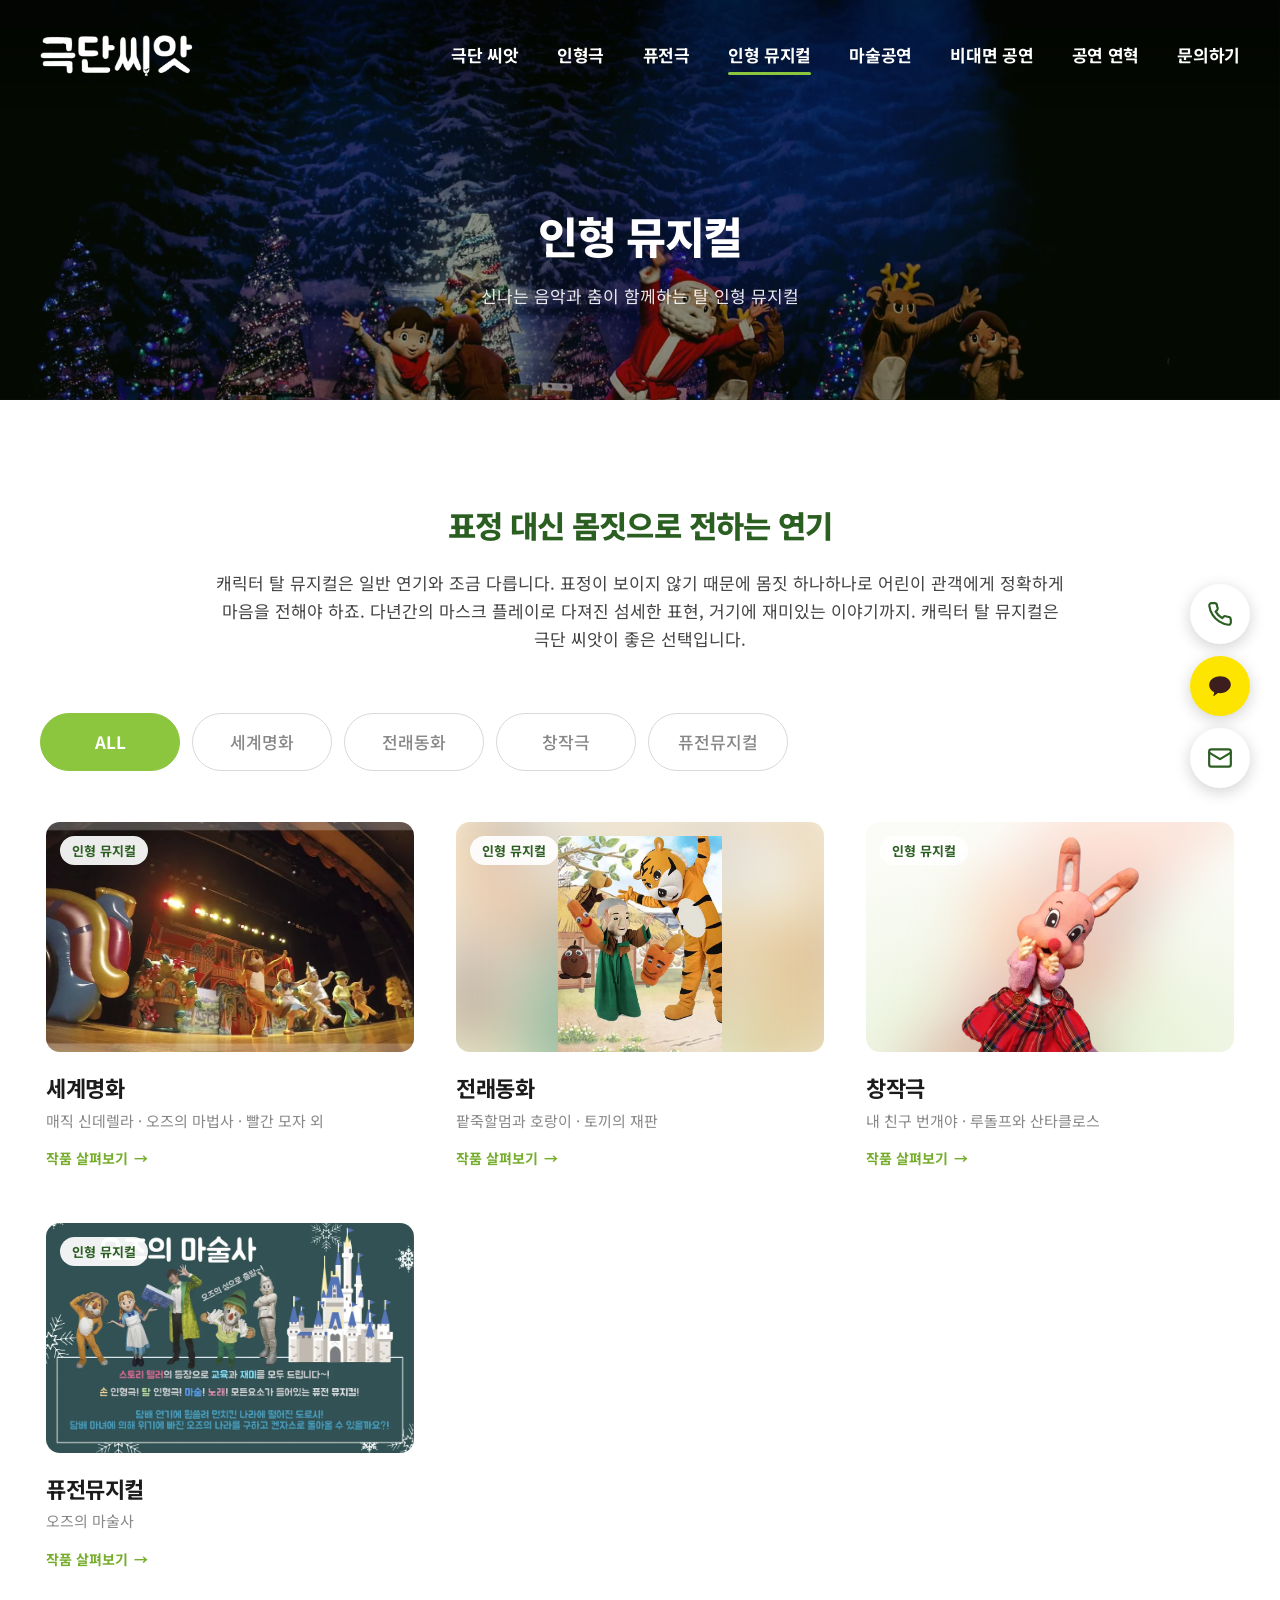
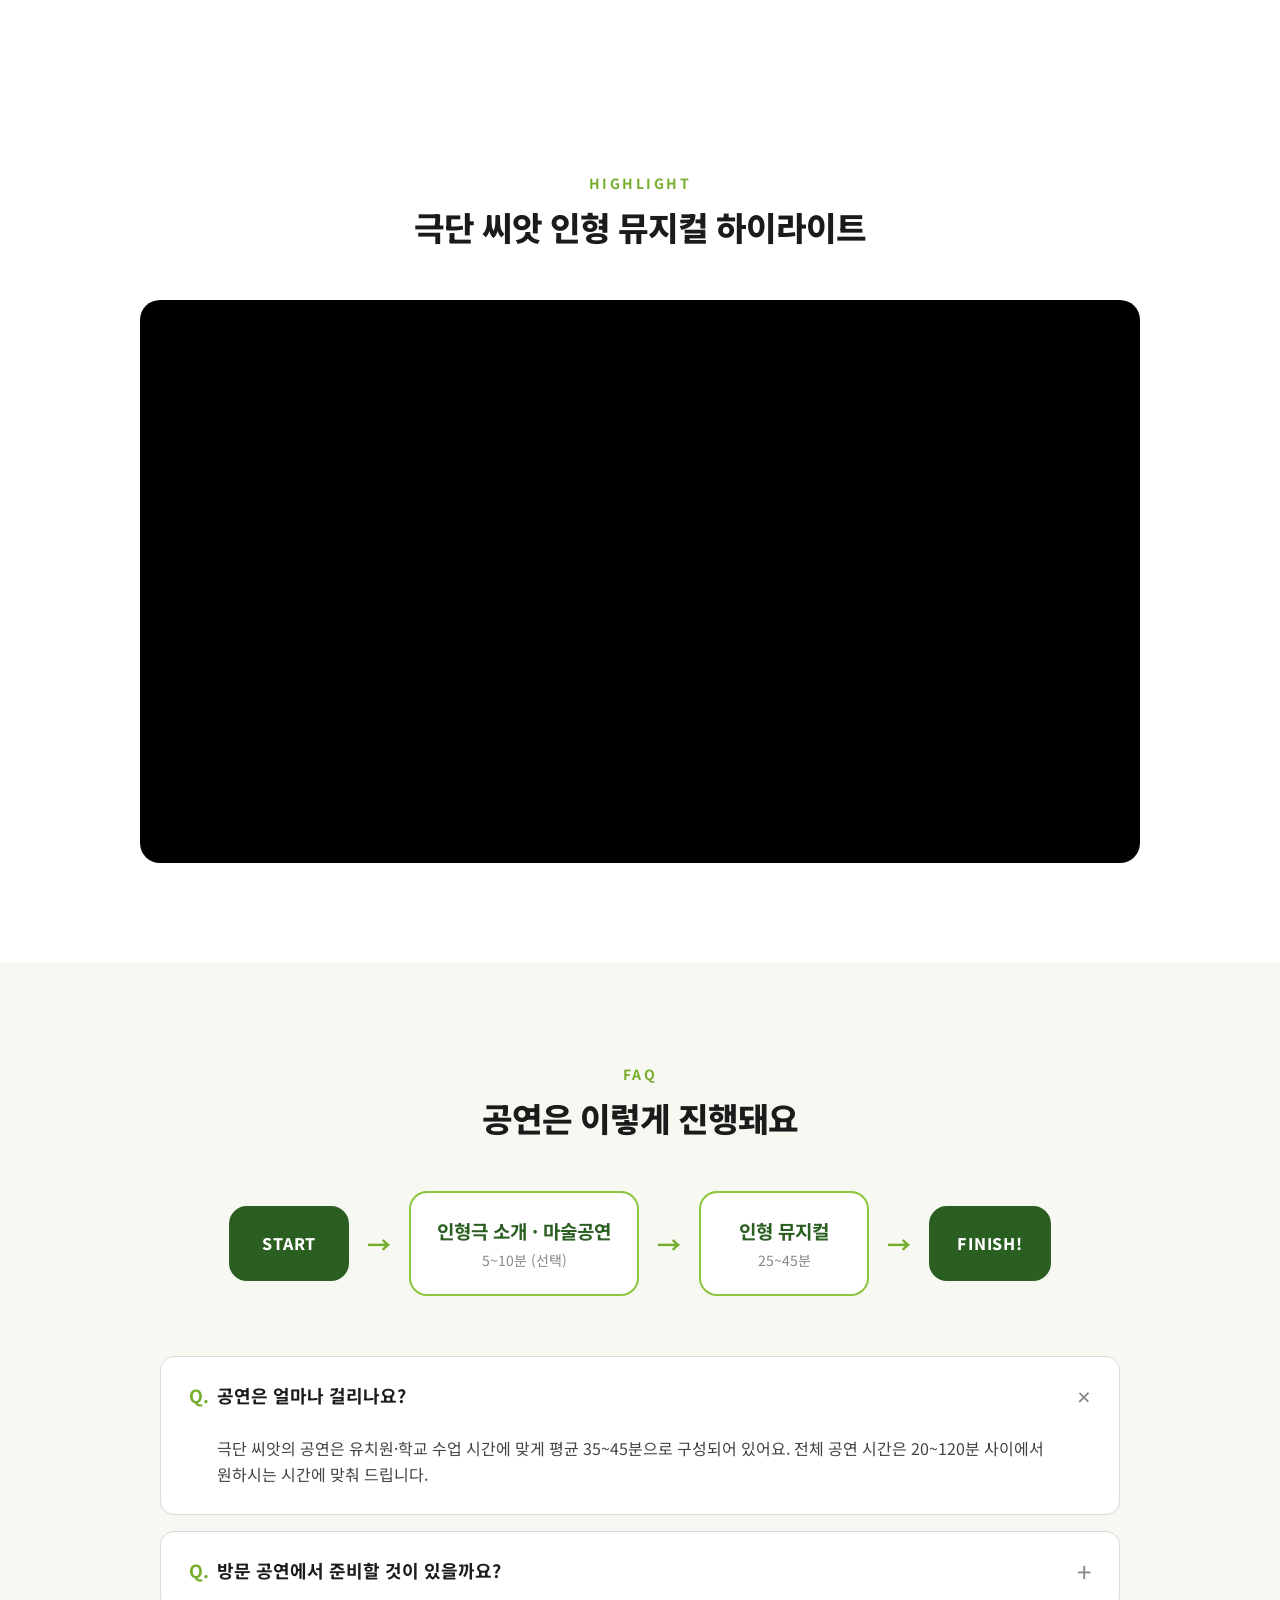
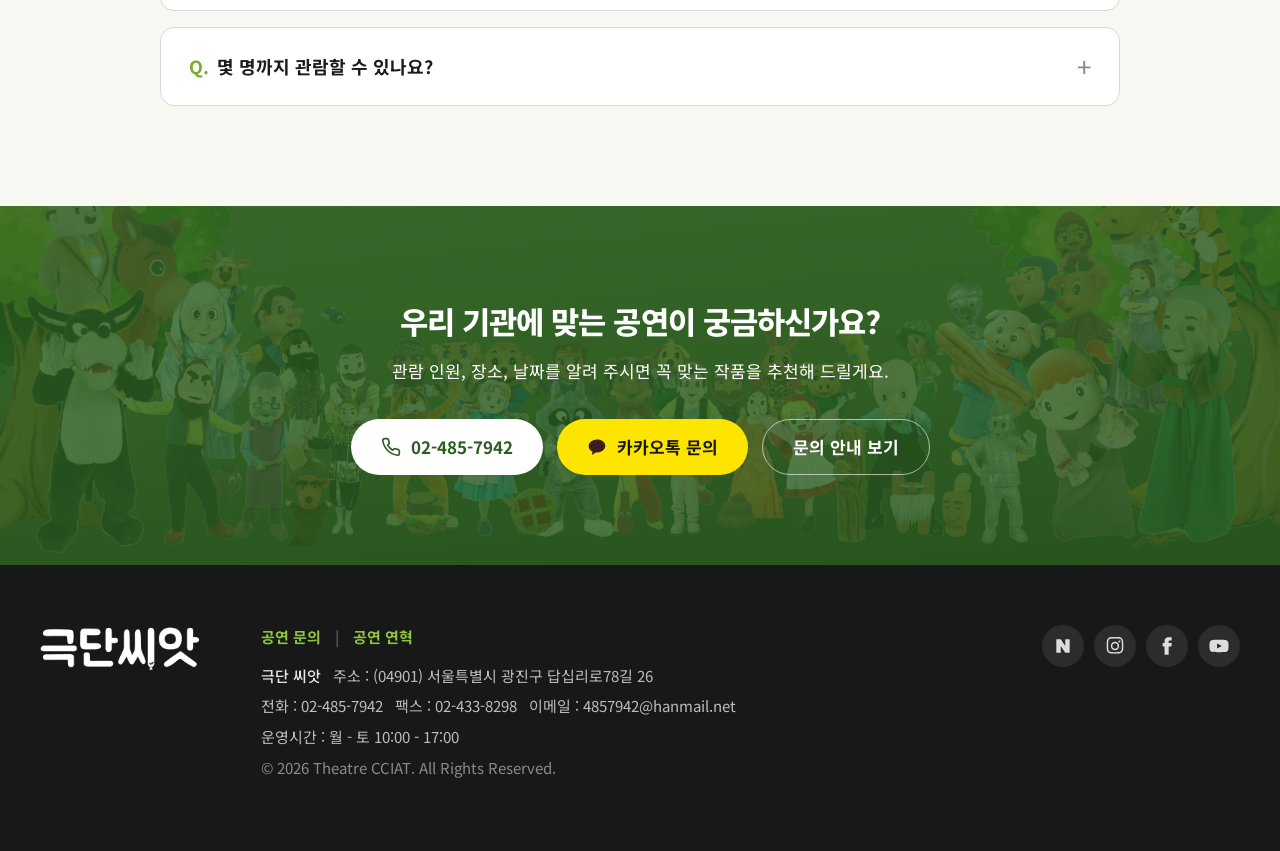
<file: musical.html>
<!doctype html>
<html lang="ko">
<head>
<meta charset="utf-8">
<meta name="viewport" content="width=device-width, initial-scale=1">
<title>인형 뮤지컬 | 극단 씨앗</title>
<meta name="description" content="매직 신데렐라, 오즈의 마법사, 피노키오, 빨간 모자와 늑대 등 신나는 음악과 춤이 함께하는 극단 씨앗의 탈 인형 뮤지컬.">
<meta property="og:type" content="website">
<meta property="og:site_name" content="극단 씨앗">
<meta property="og:title" content="인형 뮤지컬 | 극단 씨앗">
<meta property="og:description" content="매직 신데렐라, 오즈의 마법사, 피노키오, 빨간 모자와 늑대 등 신나는 음악과 춤이 함께하는 극단 씨앗의 탈 인형 뮤지컬.">
<meta property="og:image" content="assets/img/og.webp">
<meta name="theme-color" content="#2b5e21">
<link rel="icon" href="assets/img/favicon-32.png" sizes="32x32">
<link rel="apple-touch-icon" href="assets/img/favicon.png">
<link rel="preconnect" href="https://fonts.googleapis.com">
<link rel="preconnect" href="https://fonts.gstatic.com" crossorigin>
<link href="https://fonts.googleapis.com/css2?family=Noto+Sans+KR:wght@400;500;700;800;900&display=swap" rel="stylesheet">
<link rel="stylesheet" href="assets/css/style.css">
</head>
<body>
<a class="sr-only" href="#main">본문 바로가기</a>
<header class="header">
  <div class="wrap">
    <a class="logo" href="index.html" aria-label="극단 씨앗 홈"><img src="assets/img/logo-white.png" alt="극단 씨앗" width="300" height="86"></a>
    <nav class="gnb" aria-label="주 메뉴"><a href="about.html">극단 씨앗</a><a href="puppet.html">인형극</a><a href="fusion.html">퓨전극</a><a href="musical.html" aria-current="page">인형 뮤지컬</a><a href="magic.html">마술공연</a><a href="untact.html">비대면 공연</a><a href="history.html">공연 연혁</a><a href="contact.html">문의하기</a></nav>
    <button class="menu-btn" type="button" aria-label="메뉴 열기" aria-expanded="false" aria-controls="m-nav"><span></span></button>
  </div>
</header>
<div class="m-nav" id="m-nav" role="dialog" aria-modal="true" aria-label="전체 메뉴">
  <div class="m-nav__top"><a href="index.html"><img src="assets/img/logo-green.png" alt="극단 씨앗"></a><button class="m-nav__close" type="button" aria-label="메뉴 닫기"></button></div>
  <ul><li><a href="about.html">극단 씨앗</a></li><li><a href="puppet.html">인형극</a></li><li><a href="fusion.html">퓨전극</a></li><li><a href="musical.html" aria-current="page">인형 뮤지컬</a></li><li><a href="magic.html">마술공연</a></li><li><a href="untact.html">비대면 공연</a></li><li><a href="history.html">공연 연혁</a></li><li><a href="contact.html">문의하기</a></li></ul>
  <div class="m-nav__contact">공연 문의<a href="tel:02-485-7942">02-485-7942</a>월 - 토 10:00 - 17:00</div>
</div>
<main id="main">
<section class="sv">
  <img class="sv__bg" src="assets/img/sv-musical.webp" alt="" fetchpriority="high">
  <div class="sv__inner"><h1 class="sv__title">인형 뮤지컬</h1><p class="sv__desc">신나는 음악과 춤이 함께하는 탈 인형 뮤지컬</p></div>
</section>
<section class="section">
  <div class="wrap">
    <div class="intro reveal">
      <h2 class="intro__title">표정 대신 몸짓으로 전하는 연기</h2>
      <p>캐릭터 탈 뮤지컬은 일반 연기와 조금 다릅니다. 표정이 보이지 않기 때문에 몸짓 하나하나로 어린이 관객에게 정확하게 마음을 전해야 하죠. 다년간의 마스크 플레이로 다져진 섬세한 표현, 거기에 재미있는 이야기까지. 캐릭터 탈 뮤지컬은 극단 씨앗이 좋은 선택입니다.</p>
    </div>
    <div class="tabs" data-tabs="grid-musical" role="group" aria-label="분류"><button class="tab is-active" type="button" data-filter="all" aria-pressed="true">ALL</button><button class="tab" type="button" data-filter="world" aria-pressed="false">세계명화</button><button class="tab" type="button" data-filter="folk" aria-pressed="false">전래동화</button><button class="tab" type="button" data-filter="new" aria-pressed="false">창작극</button><button class="tab" type="button" data-filter="fusion" aria-pressed="false">퓨전뮤지컬</button></div>
    <div class="grid" id="grid-musical">
      <button class="card reveal" type="button" data-detail="m-world" data-group="world" aria-haspopup="dialog">
  <div class="card__thumb"><span class="card__badge">인형 뮤지컬</span><img src="assets/img/musical-world.webp" alt="세계명화" width="900" height="499" loading="lazy"></div>
  <h3 class="card__title">세계명화</h3>
  <p class="card__desc">매직 신데렐라 · 오즈의 마법사 · 빨간 모자 외</p>
  <span class="card__more">작품 살펴보기</span>
</button><button class="card reveal" type="button" data-detail="m-folk" data-group="folk" aria-haspopup="dialog">
  <div class="card__thumb card__thumb--contain"><span class="card__blur" style="background-image:url('assets/img/musical-folk.webp')" aria-hidden="true"></span><span class="card__badge">인형 뮤지컬</span><img src="assets/img/musical-folk.webp" alt="전래동화" width="555" height="730" loading="lazy"></div>
  <h3 class="card__title">전래동화</h3>
  <p class="card__desc">팥죽할멈과 호랑이 · 토끼의 재판</p>
  <span class="card__more">작품 살펴보기</span>
</button><button class="card reveal" type="button" data-detail="m-new" data-group="new" aria-haspopup="dialog">
  <div class="card__thumb card__thumb--contain"><span class="card__blur" style="background-image:url('assets/img/musical-new.webp')" aria-hidden="true"></span><span class="card__badge">인형 뮤지컬</span><img src="assets/img/musical-new.webp" alt="창작극" width="900" height="1093" loading="lazy"></div>
  <h3 class="card__title">창작극</h3>
  <p class="card__desc">내 친구 번개야 · 루돌프와 산타클로스</p>
  <span class="card__more">작품 살펴보기</span>
</button><button class="card reveal" type="button" data-detail="m-fusion" data-group="fusion" aria-haspopup="dialog">
  <div class="card__thumb"><span class="card__badge">인형 뮤지컬</span><img src="assets/img/musical-fusion.webp" alt="퓨전뮤지컬" width="900" height="635" loading="lazy"></div>
  <h3 class="card__title">퓨전뮤지컬</h3>
  <p class="card__desc">오즈의 마술사</p>
  <span class="card__more">작품 살펴보기</span>
</button>
    </div>
  </div>
</section>
<section class="section">
  <div class="wrap">
    <div class="sec-head reveal"><span class="sec-head__eyebrow">HIGHLIGHT</span><h2 class="sec-head__title">극단 씨앗 인형 뮤지컬 하이라이트</h2></div>
    <div class="video-box reveal"><iframe src="https://www.youtube-nocookie.com/embed/h0omhtzWKh0?rel=0" title="극단 씨앗 인형 뮤지컬 하이라이트" loading="lazy" allow="accelerometer; encrypted-media; gyroscope; picture-in-picture" allowfullscreen></iframe></div>
  </div>
</section>
<section class="section section--cream">
  <div class="wrap">
    <div class="sec-head reveal"><span class="sec-head__eyebrow">FAQ</span><h2 class="sec-head__title">공연은 이렇게 진행돼요</h2></div>
    <div class="flow reveal" aria-label="공연 진행 순서">
      <div class="flow__step flow__step--edge">START</div><span class="flow__arrow" aria-hidden="true">→</span>
      <div class="flow__step"><b>인형극 소개 · 마술공연</b><span>5~10분 (선택)</span></div><span class="flow__arrow" aria-hidden="true">→</span>
      <div class="flow__step"><b>인형 뮤지컬</b><span>25~45분</span></div><span class="flow__arrow" aria-hidden="true">→</span>
      <div class="flow__step flow__step--edge">FINISH!</div>
    </div>
    <div class="faq">
      <details class="reveal" open><summary>공연은 얼마나 걸리나요?</summary><div class="faq__a">극단 씨앗의 공연은 유치원·학교 수업 시간에 맞게 평균 35~45분으로 구성되어 있어요. 전체 공연 시간은 20~120분 사이에서 원하시는 시간에 맞춰 드립니다.</div></details>
      <details class="reveal"><summary>방문 공연에서 준비할 것이 있을까요?</summary><div class="faq__a">설치 무대, 음향 장비, 조명 장비를 모두 갖추고 방문합니다. 무대를 설치할 공간만 있으면 따로 준비하실 것은 하나도 없어요. 무대 설치를 위해 공연 시작 1시간 전에 도착합니다. (예: 11시 공연이면 10시 도착)</div></details>
      <details class="reveal"><summary>몇 명까지 관람할 수 있나요?</summary><div class="faq__a">한 회에 0~300명 정도까지 관람할 수 있어요. 인원이 많으면 2회, 3회로 나누어 공연합니다. 유치원 교실, 시청각실, 강당, 체육관 등 공간과 인원을 알려 주시면 그에 맞는 무대·조명·음향을 준비해 방문합니다.</div></details>
    </div>
  </div>
</section>
<section class="cta">
  <img class="cta__bg" src="assets/img/cast-line.webp" alt="" loading="lazy">
  <div class="wrap">
    <h2 class="cta__title reveal">우리 기관에 맞는 공연이 궁금하신가요?</h2>
    <p class="cta__desc reveal">관람 인원, 장소, 날짜를 알려 주시면 꼭 맞는 작품을 추천해 드릴게요.</p>
    <div class="cta__btns reveal">
      <a class="btn btn--white" href="tel:02-485-7942"><svg viewBox="0 0 24 24" fill="none" stroke="currentColor" stroke-width="2" stroke-linecap="round" stroke-linejoin="round" aria-hidden="true"><path d="M22 16.9v3a2 2 0 0 1-2.2 2 19.8 19.8 0 0 1-8.6-3.1 19.5 19.5 0 0 1-6-6A19.8 19.8 0 0 1 2.1 4.2 2 2 0 0 1 4.1 2h3a2 2 0 0 1 2 1.7c.1.9.4 1.8.7 2.7a2 2 0 0 1-.5 2.1L8 9.8a16 16 0 0 0 6 6l1.3-1.3a2 2 0 0 1 2.1-.4c.9.3 1.8.6 2.7.7a2 2 0 0 1 1.7 2z"/></svg> 02-485-7942</a>
      <a class="btn btn--kakao" href="http://pf.kakao.com/_xkqhhs/chat" target="_blank" rel="noopener"><svg viewBox="0 0 24 24" aria-hidden="true"><path fill="#3c1e1e" d="M12 3C6.5 3 2 6.6 2 11c0 2.8 1.9 5.3 4.7 6.7-.2.8-.7 2.8-.8 3.2-.1.5.2.5.4.4.2-.1 2.9-2 4-2.8.6.1 1.1.1 1.7.1 5.5 0 10-3.6 10-8S17.5 3 12 3z"/></svg> 카카오톡 문의</a>
      <a class="btn btn--line" href="contact.html">문의 안내 보기</a>
    </div>
  </div>
</section>
<template id="detail-m-world" data-cat="인형 뮤지컬" data-title="세계명화"><article class="work"><div class="work__img"><img src="assets/img/wm-1.webp" alt="매직 신데렐라" width="900" height="379" loading="lazy"></div><div><p class="work__num">01</p><h3 class="work__name">매직 신데렐라</h3><ul class="work__tags"><li>#인형 뮤지컬</li><li>#탈인형</li><li>#춤추며 노래부르며 즐기는 인형 뮤지컬</li></ul><p class="work__cast"><b>등장인물</b> · 신데렐라, 샤롤왕자, 제럴드, 요정할머니, 마부, 계모, 첫째언니, 둘째언니</p><p class="work__story">친절하고 상냥한 아름다운 신데렐라는 마음씨 나쁜 새 엄마와 시기심 많은 언니들의 구박을 받으면서도 희망을 잃지 않았다. 친구들이라고는 생쥐뿐이지만 그들은 무슨 일이든 신데렐라를 도왔고, 왕자님의 무도회가 열리던 날에는 착한 요정할머니가 나타나 신데렐라에게 아름다운 드레스와 호박으로 만든 마차를 준비해 주었을 때에도 말이 되어 신데렐라와 함께 동행한다. 궁전의 무도회에 참석해서 멋진 왕자님을 만난 신데렐라. 하지만, 시계가 12시를 가리키자 마법은 풀려나고 신데렐라는 유리구두 한짝을 떨군 채 왕자님에게 인사도 못하고 도망치듯 궁전을 빠져나온다. 신데렐라의 이름도 모른 채 헤어진 왕자는 유리구두에 발이 맞는 아가씨를 찾아 온 나라의 아가씨들에게 구두를 신겨본다. 과연 구두의 주인을 찾을 수 있을까요?</p></div></article><article class="work"><div class="work__img"><img src="assets/img/wm-2.webp" alt="아기 돼지 삼형제" width="900" height="379" loading="lazy"></div><div><p class="work__num">02</p><h3 class="work__name">아기 돼지 삼형제</h3><ul class="work__tags"><li>#인형 뮤지컬</li><li>#탈인형</li><li>#춤추며 노래부르며 즐기는 인형 뮤지컬</li></ul><p class="work__cast"><b>등장인물</b> · 첫째돼지, 둘째돼지, 셋째돼지, 엄마돼지, 늑대</p><p class="work__story">“ 문 좀 열어주렴. 안그러면 후후 불어서 집을 날려버릴테다! ” 어느 숲속마을에 돼지 가족이 살았습니다. 맨날 놀고 먹기만 하는 돼지 삼형제에게 엄마 돼지는 이제 어느정도 컸으니 나가서 각자만의 집을 지어 살기를 권합니다. 돼지 삼형제는 그렇게 집으로 나와서 각자만의 방식으로 집을 짓게 되는데.. 첫째는 짚으로 만든 집, 둘째는 나무로 만든 집, 막내는 벽돌로 집을 짓게 되는데.. 과연 어떠한 집이 늑대에게서 제일 안전한 집일까요? 우리 같이 아기돼지삼형제 이야기속으로 출발~!</p></div></article><article class="work"><div class="work__img"><img src="assets/img/wm-3.webp" alt="오즈의 마법사" width="900" height="379" loading="lazy"></div><div><p class="work__num">03</p><h3 class="work__name">오즈의 마법사</h3><ul class="work__tags"><li>#인형 뮤지컬</li><li>#탈인형</li><li>#춤추며 노래부르며 즐기는 인형 뮤지컬</li></ul><p class="work__cast"><b>등장인물</b> · 도로시, 허수아비, 양철나무꾼, 겁쟁이사자, 오즈, 서쪽마녀</p><p class="work__story">도로시와 토토는 캔자스 농장에서 소풍을 즐기던 도중 회오리바람을 만나 어디론가 끌려가게 된다. 눈을 떠보니 오즈의 세상에 와 있었고 허수아비, 양철나무꾼, 겁쟁이사자를 만나게 된다. 이들은 모두 소원이 간절했고, 도로시 또한 캔자스로 돌아가고 싶은 마음뿐이였다. 그래서 이들은 힘을 합쳐 오즈의 마법사가 살고있는 에메랄드 성으로 떠나게 된다. 힘든 역경과 고난을 겪고 드디어 오즈가 살고 있는 성에 도착! 하지만 오즈는 이들에게 서쪽마녀를 물리치고 마녀가 가지고 있는 지팡이를 가져오라 시킨다. 하지만 소원을 이루기 위해 이들은 다 같이 힘을 모아 마녀가 살고있는 곳으로 떠나게 된다. 과연 서쪽마녀를 물리치고 오즈에게 소원을 빌 수 있을까요? 뮤지컬 오즈의 마법사는 캔자스 농장에 살던 도로시가 머리가 없는 허수아비, 마음을 잃어버린 양철나무꾼, 용기가 없는 겁쟁이사자를 만나 모험을 떠나는 내용을 담고 있습니다. 그 안에서 진정한 지혜와 용기, 따뜻한 마음은 먼 곳이 아닌 내 자신 안에 있다는 교훈을 전달합니다.</p></div></article><article class="work"><div class="work__img"><img src="assets/img/wm-4.webp" alt="피노키오" width="900" height="379" loading="lazy"></div><div><p class="work__num">04</p><h3 class="work__name">피노키오</h3><ul class="work__tags"><li>#인형 뮤지컬</li><li>#탈인형</li><li>#춤추며 노래부르며 즐기는 인형 뮤지컬</li></ul><p class="work__cast"><b>등장인물</b> · 피노키오, 제페토 할아버지, 램프윅, 안토니오, 천사, 단장, 삐에로</p><p class="work__story">홀로 외롭게 살아가던 제페토 할아버지는 나무인형을 만들어 피노키오라는 이름을 붙여줍니다. 천사의 도움으로 피노키오는 살아움직이게 되었지만, 착한 아이로 자라주길 바라는 마음과는 달리 말썽을 피우며 할아버지의 속을 애타게 하지만 할아버지의 마음은 행복하기만 합니다. 그러던 어느 날 아이들을 잡아가는 서커스단이 마을에 나타나고 피노키오와 램프윅에게 놀이동산에 가면 맛있는 것과 놀이기구가 공짜라고 하며 데리고 갈려 합니다. 하지만 피노키오와 램프윅은 속아 넘어가고 결국 당나귀가 될 위기에 쳐하지만, 천사는 피노키오에게 한번의 기회를 더 준다며 결국 도와주게 됩니다. 위기에서 벗어나 집으로 온 피노키오와 램프윅! 하지만 제페토 할아버지는 보이지 않습니다. 그런데 편지에는 피노키오를 찾아 바다로 떠난다는 말을 남겨 놓습니다. 이에 피노키오는 제페토를 구하러 바다로 향하지만, 고래에게 잡아 먹혀 고래뱃속에 갇히게 되는데.. 과연 피노키오는 제페토할아버지를 구하고 착한 마음씨로 사람이 될 수 있을까요?</p></div></article><article class="work"><div class="work__img"><img src="assets/img/wm-5.webp" alt="빨간 모자와 늑대" width="900" height="379" loading="lazy"></div><div><p class="work__num">05</p><h3 class="work__name">빨간 모자와 늑대</h3><ul class="work__tags"><li>#인형 뮤지컬</li><li>#탈인형</li><li>#춤추며 노래부르며 즐기는 인형 뮤지컬</li></ul><p class="work__cast"><b>등장인물</b> · 빨간모자, 엄마, 할머니, 너구리, 늑대, 사냥꾼</p><p class="work__story">언제나 빨간 모자를 쓰고 있기 때문에 빨간 모자라고 불리는 어린 소녀가 아픈 할머니에게 음식을 가져다 드리러 가던 도중 늑대 한 마리를 만난다. 늑대는 소녀를 잡아먹고 싶었지만 근처에 나무꾼들이 있었기 때문에 선뜻 그러지 못하고, 점잖은 모습으로 빨간 모자에게 다가가 어디로 가고 있는지 묻는다. 순진한 빨간모자는 할머니 댁이 어디인지 이야기해주자, 늑대는 지름길을 달려 소녀보다 먼저 할머니 댁에 도착한다. 그리고는 빨간 모자 행세를 하며 집에 들어가 할머니를 잡아 먹는다. 그래도 배가 고팠던 늑대는 할머니의 모습을 하고 침대에 누워 빨간 모자를 기다린다. 마침내 문을 열고 들어오는 빨간모자. 여러 차례 들킬 뻔 했지만, 늑대는 결국 빨간모자마저 잡아 먹고는 그대로 잠을 청한다. 그리고 마침 할머니를 찾아온 사냥꾼은 배가 볼록 튀어나와 자고 있는 늑대를 보게 된다. 과연 사냥꾼은 늑대에게서 할머니와 빨간 모자를 무사히 구해낼 수 있을까요?</p></div></article><article class="work"><div class="work__img"><img src="assets/img/wm-6.webp" alt="브레맨 음악대" width="900" height="379" loading="lazy"></div><div><p class="work__num">06</p><h3 class="work__name">브레맨 음악대</h3><ul class="work__tags"><li>#인형 뮤지컬</li><li>#탈인형</li><li>#춤추며 노래부르며 즐기는 인형 뮤지컬</li></ul><p class="work__cast"><b>등장인물</b> · 당나귀, 멍멍이, 고양이, 닭, 당나귀주인, 멍멍이주인, 도둑</p><p class="work__story">주인에게 버려진 동물들의 이야기. 브레멘 음악대에 들어가기 위해 당나귀, 멍멍이, 고양이, 닭이 모였다. 브레멘으로 가는 길에 힘든 일도 있지만 서로를 의지하며 앞으로 나아가는 브레멘음악대 친구들! 하지만 브레멘으로 가는 도중 허기가 진 동물들은 도둑이 살고 있는 작은 집을 발견하고는 도둑을 쫓아내기 위해 힘을 합치는데.. 과연 이들은 도둑을 혼내주고 무사히 브레멘으로 갈 수 있을까요?</p></div></article></template><template id="detail-m-folk" data-cat="인형 뮤지컬" data-title="전래동화"><article class="work"><div class="work__img"><img src="assets/img/wmf-1.webp" alt="팥죽할멈과 호랑이" width="555" height="730" loading="lazy"></div><div><p class="work__num">01</p><h3 class="work__name">팥죽할멈과 호랑이</h3><ul class="work__tags"><li>#탈인형뮤지컬</li><li>#전래동화인형극</li><li>#호랑이는 팥죽을 먹을 수 있을까요?</li></ul><p class="work__cast"><b>등장인물</b> · 팥죽할머니, 호랑이, 토끼, 자라, 도토리, 송곳, 절구</p><p class="work__story">옛날옛날 어느 한 마을에 팥죽할머니가 살고 있었습니다. 팥죽할머니는 팥죽을 쑤어 동네 사람들에게 나누어 주는걸 정말 좋아하셨습니다. 하지만 어느날, 여느 때처럼 팥밭을 일궈내고 있는데 호랑이가 찾아옵니다. 할머니는 제발 살려달라고 애원하지만 호랑이는 내기를 해서 이기면 팥밭일을 도와주고 지면은 잡아먹다고 합니다. 그러나 호랑이를 당해낼 수가 없었습니다. 그런데 할머니는 호랑이에게 팥죽 먹는 동짓날까지 기다려 달라며 부탁을 합니다. 호랑이도 할머니의 사정을 듣고는 동짓날까지 기다려 준다고 하며 다시 떠나게 되는데.. 동짓날이 다가와 할머니는 호랑이가 올 생각에 기운이 없었지만, 팥죽을 먹으러 온 도토리, 송곳, 절구, 자라가 할머니를 꼭 도와준다며 안심을 시켜줍니다. 과연 도토리, 송곳, 절구, 자라는 할머니를 도와 호랑이를 혼내줄 수 있을까요?</p></div></article><article class="work"><div class="work__img"><img src="assets/img/wmf-2.webp" alt="토끼의 재판" width="600" height="770" loading="lazy"></div><div><p class="work__num">02</p><h3 class="work__name">토끼의 재판</h3><ul class="work__tags"><li>#탈인형뮤지컬</li><li>#전래동화인형극</li><li>#지혜</li><li>#현명함</li></ul><p class="work__cast"><b>등장인물</b> · 돌쇠, 호랑이, 토끼, 말하는나무, 꿀돼지, 사냥꾼</p><p class="work__story">숲속의 왕 호랑이는 사냥감을 잡기 위해 땅속에 함정을 만들었습니다. 하지만 오히려 함정에 걸린 건 호랑이였어요. 마침 지나가던 나무꾼 돌쇠가 호랑이를 구해주게 됩니다. 하지만 호랑이는 도리어 돌쇠에게 구해준건 고맙지만 배고프다며 돌쇠를 잡아먹겠다고 합니다. 이때 지나가던 토끼가 이 광경을 보고는 모두가 한바탕 재판을 벌이게 되는데.. 과연 토끼는 어떠한 재판을 했을까요??</p></div></article></template><template id="detail-m-new" data-cat="인형 뮤지컬" data-title="창작극"><article class="work work--noimg"><div><p class="work__num">01</p><h3 class="work__name">내 친구 번개야</h3><ul class="work__tags"><li>#창작극</li><li>#다문화가정인식교육</li></ul><p class="work__story">작고, 까맣게 생긴 강아지 번개는, 엄마가 외국에서 왔다는 이유로 항상 따돌림을 받습니다. 토끼도, 돼지도 번개만 보면 놀리고, 놀아주지 않았어요. 크게 상처받은 번개는 염소할아버지의 따뜻한 사랑과 배려로 다시 자신감을 얻게 됩니다. 그러던 어느날 동물친구들이 사냥꾼에게 잡혀갔다는 소식을 듣고, 번개는 친구들을 구하러 갑니다. 새까만 번개는 잘 보이지 않았고, 누구보다 달리기가 빠른 번개는 사냥꾼을 혼내주고 친구들을 구합니다. 친구들은 자신들을 미워하지 않고 도와준 번개에게, 미안함과 고마움을 표현하며, 앞으로 친하게 지내기로 합니다.</p></div></article><article class="work work--noimg"><div><p class="work__num">02</p><h3 class="work__name">루돌프와 산타클로스</h3><ul class="work__tags"><li>#창작극</li><li>#크리스마스</li></ul><p class="work__story">크리스마스가 다가왔지만 선물준비를 다 하지 못한 산타할아버지는 동물친구들에게 도움을 요청한다. 동물친구들은 착한일 많이 했다며 선물을 꼭 달라고 하면서도, 산타할아버지의 도움요청에는 이런저런 이유로 거절을 한다. 고민에 빠진 산타할아버지에게 도움을 드리고 싶은 루돌프!! 하지만, 늑대가 나타나 빨간코 루돌프를 아이들이 좋아하지 않는다며, 자신이 가서 도울거라 이야기한다. 사실 늑대는 산타할아버지의 일을 도와주는척 하고 선물을 훔칠생각이었다. 결국 산타할아버지에게 들통난 늑대는, 집으로 가버리고, 친구들에게 루돌프의 이야기를 듣고, 루돌프를 찾아가 도움을 요청한다. 루돌프야~ 너의 빨간코가 어두운 길을 밝게 비추는구나~</p></div></article></template><template id="detail-m-fusion" data-cat="인형 뮤지컬" data-title="퓨전뮤지컬"><div class="work__img" style="max-width:none"><img src="assets/img/musical-fusion-poster.webp" alt="퓨전뮤지컬 오즈의 마술사 안내" style="width:100%"></div></template>
</main>
<footer class="footer">
  <div class="wrap">
    <div class="footer__logo"><img src="assets/img/logo-white.png" alt="극단 씨앗" width="160" height="46"></div>
    <div class="footer__info">
      <div class="footer__links"><a href="contact.html">공연 문의</a><span>|</span><a href="history.html">공연 연혁</a></div>
      <p><b>극단 씨앗</b> &nbsp; 주소 : (04901) 서울특별시 광진구 답십리로78길 26</p>
      <p>전화 : <a href="tel:02-485-7942">02-485-7942</a> &nbsp; 팩스 : 02-433-8298 &nbsp; 이메일 : <a href="mailto:4857942@hanmail.net">4857942@hanmail.net</a></p>
      <p>운영시간 : 월 - 토 10:00 - 17:00</p>
      <p class="footer__copy">© 2026 Theatre CCIAT. All Rights Reserved.</p>
    </div>
    <div class="footer__sns">
      <a href="https://cafe.naver.com/cciat" target="_blank" rel="noopener" aria-label="네이버 카페"><svg viewBox="0 0 24 24" aria-hidden="true"><path d="M4 4h5.3l5.4 8V4H20v16h-5.3l-5.4-8v8H4z"/></svg></a>
      <a href="https://www.instagram.com/seed_kids_tainment/" target="_blank" rel="noopener" aria-label="인스타그램"><svg viewBox="0 0 24 24" aria-hidden="true"><path d="M12 7a5 5 0 1 0 0 10 5 5 0 0 0 0-10zm0 8.2a3.2 3.2 0 1 1 0-6.4 3.2 3.2 0 0 1 0 6.4zM17.3 5.5a1.2 1.2 0 1 0 0 2.4 1.2 1.2 0 0 0 0-2.4zM21.9 7.1c-.1-1.6-.4-3-1.6-4.2-1.2-1.2-2.6-1.5-4.2-1.6C14.5 1.2 9.5 1.2 7.9 1.3 6.3 1.4 4.9 1.7 3.7 2.9 2.5 4.1 2.2 5.5 2.1 7.1 2 8.7 2 13.7 2.1 15.3c.1 1.6.4 3 1.6 4.2 1.2 1.2 2.6 1.5 4.2 1.6 1.6.1 6.6.1 8.2 0 1.6-.1 3-.4 4.2-1.6 1.2-1.2 1.5-2.6 1.6-4.2.1-1.6.1-6.6 0-8.2zm-2.1 10a3.3 3.3 0 0 1-1.9 1.9c-1.3.5-4.4.4-5.9.4s-4.6.1-5.9-.4a3.3 3.3 0 0 1-1.9-1.9c-.5-1.3-.4-4.4-.4-5.9s-.1-4.6.4-5.9a3.3 3.3 0 0 1 1.9-1.9c1.3-.5 4.4-.4 5.9-.4s4.6-.1 5.9.4a3.3 3.3 0 0 1 1.9 1.9c.5 1.3.4 4.4.4 5.9s.1 4.6-.4 5.9z"/></svg></a>
      <a href="https://www.facebook.com/seedtainment" target="_blank" rel="noopener" aria-label="페이스북"><svg viewBox="0 0 24 24" aria-hidden="true"><path d="M14 8.5V6.6c0-.9.6-1.1 1-1.1h2.6V1.6L14 1.5c-4 0-4.9 3-4.9 4.9v2.1H6.8v4.1h2.3V22.5H14V12.6h3.3l.4-4.1z"/></svg></a>
      <a href="https://www.youtube.com/channel/UC2KgbLecmBoqmbRjazurhUA" target="_blank" rel="noopener" aria-label="유튜브"><svg viewBox="0 0 24 24" aria-hidden="true"><path d="M23 7.2a3 3 0 0 0-2.1-2.1C19 4.6 12 4.6 12 4.6s-7 0-8.9.5A3 3 0 0 0 1 7.2 31 31 0 0 0 .5 12a31 31 0 0 0 .5 4.8 3 3 0 0 0 2.1 2.1c1.9.5 8.9.5 8.9.5s7 0 8.9-.5a3 3 0 0 0 2.1-2.1 31 31 0 0 0 .5-4.8 31 31 0 0 0-.5-4.8zM9.7 15V9l5.8 3z"/></svg></a>
    </div>
  </div>
</footer>
<div class="quick" aria-label="빠른 문의">
  <a href="tel:02-485-7942" aria-label="전화 문의" style="color:var(--green-700)"><svg viewBox="0 0 24 24" fill="none" stroke="currentColor" stroke-width="2" stroke-linecap="round" stroke-linejoin="round" aria-hidden="true"><path d="M22 16.9v3a2 2 0 0 1-2.2 2 19.8 19.8 0 0 1-8.6-3.1 19.5 19.5 0 0 1-6-6A19.8 19.8 0 0 1 2.1 4.2 2 2 0 0 1 4.1 2h3a2 2 0 0 1 2 1.7c.1.9.4 1.8.7 2.7a2 2 0 0 1-.5 2.1L8 9.8a16 16 0 0 0 6 6l1.3-1.3a2 2 0 0 1 2.1-.4c.9.3 1.8.6 2.7.7a2 2 0 0 1 1.7 2z"/></svg></a>
  <a class="quick__kakao" href="http://pf.kakao.com/_xkqhhs/chat" target="_blank" rel="noopener" aria-label="카카오톡 문의"><svg viewBox="0 0 24 24" aria-hidden="true"><path fill="#3c1e1e" d="M12 3C6.5 3 2 6.6 2 11c0 2.8 1.9 5.3 4.7 6.7-.2.8-.7 2.8-.8 3.2-.1.5.2.5.4.4.2-.1 2.9-2 4-2.8.6.1 1.1.1 1.7.1 5.5 0 10-3.6 10-8S17.5 3 12 3z"/></svg></a>
  <a href="mailto:4857942@hanmail.net" aria-label="이메일 문의" style="color:var(--green-700)"><svg viewBox="0 0 24 24" fill="none" stroke="currentColor" stroke-width="2" stroke-linecap="round" stroke-linejoin="round" aria-hidden="true"><rect x="2" y="4" width="20" height="16" rx="2"/><path d="m22 7-10 6L2 7"/></svg></a>
  <button class="quick__top" type="button" aria-label="맨 위로"><svg viewBox="0 0 24 24" fill="none" stroke="currentColor" stroke-width="2.5" stroke-linecap="round" stroke-linejoin="round" aria-hidden="true"><path d="M12 19V5M5 12l7-7 7 7"/></svg>TOP</button>
</div>
<div class="modal" role="dialog" aria-modal="true" aria-labelledby="modal-title">
  <div class="modal__dim"></div>
  <div class="modal__box">
    <div class="modal__head"><div><p class="modal__cat"></p><h2 class="modal__title" id="modal-title"></h2></div><button class="modal__close" type="button" aria-label="닫기"></button></div>
    <div class="modal__body"></div>
    <div class="modal__foot">
      <a class="btn btn--accent" href="tel:02-485-7942"><svg viewBox="0 0 24 24" fill="none" stroke="currentColor" stroke-width="2" stroke-linecap="round" stroke-linejoin="round" aria-hidden="true"><path d="M22 16.9v3a2 2 0 0 1-2.2 2 19.8 19.8 0 0 1-8.6-3.1 19.5 19.5 0 0 1-6-6A19.8 19.8 0 0 1 2.1 4.2 2 2 0 0 1 4.1 2h3a2 2 0 0 1 2 1.7c.1.9.4 1.8.7 2.7a2 2 0 0 1-.5 2.1L8 9.8a16 16 0 0 0 6 6l1.3-1.3a2 2 0 0 1 2.1-.4c.9.3 1.8.6 2.7.7a2 2 0 0 1 1.7 2z"/></svg> 전화 문의 02-485-7942</a>
      <a class="btn btn--kakao" href="http://pf.kakao.com/_xkqhhs/chat" target="_blank" rel="noopener"><svg viewBox="0 0 24 24" aria-hidden="true"><path fill="#3c1e1e" d="M12 3C6.5 3 2 6.6 2 11c0 2.8 1.9 5.3 4.7 6.7-.2.8-.7 2.8-.8 3.2-.1.5.2.5.4.4.2-.1 2.9-2 4-2.8.6.1 1.1.1 1.7.1 5.5 0 10-3.6 10-8S17.5 3 12 3z"/></svg> 카카오톡 문의</a>
    </div>
  </div>
</div>
<script src="assets/js/main.js"></script>
</body>
</html>
</file>
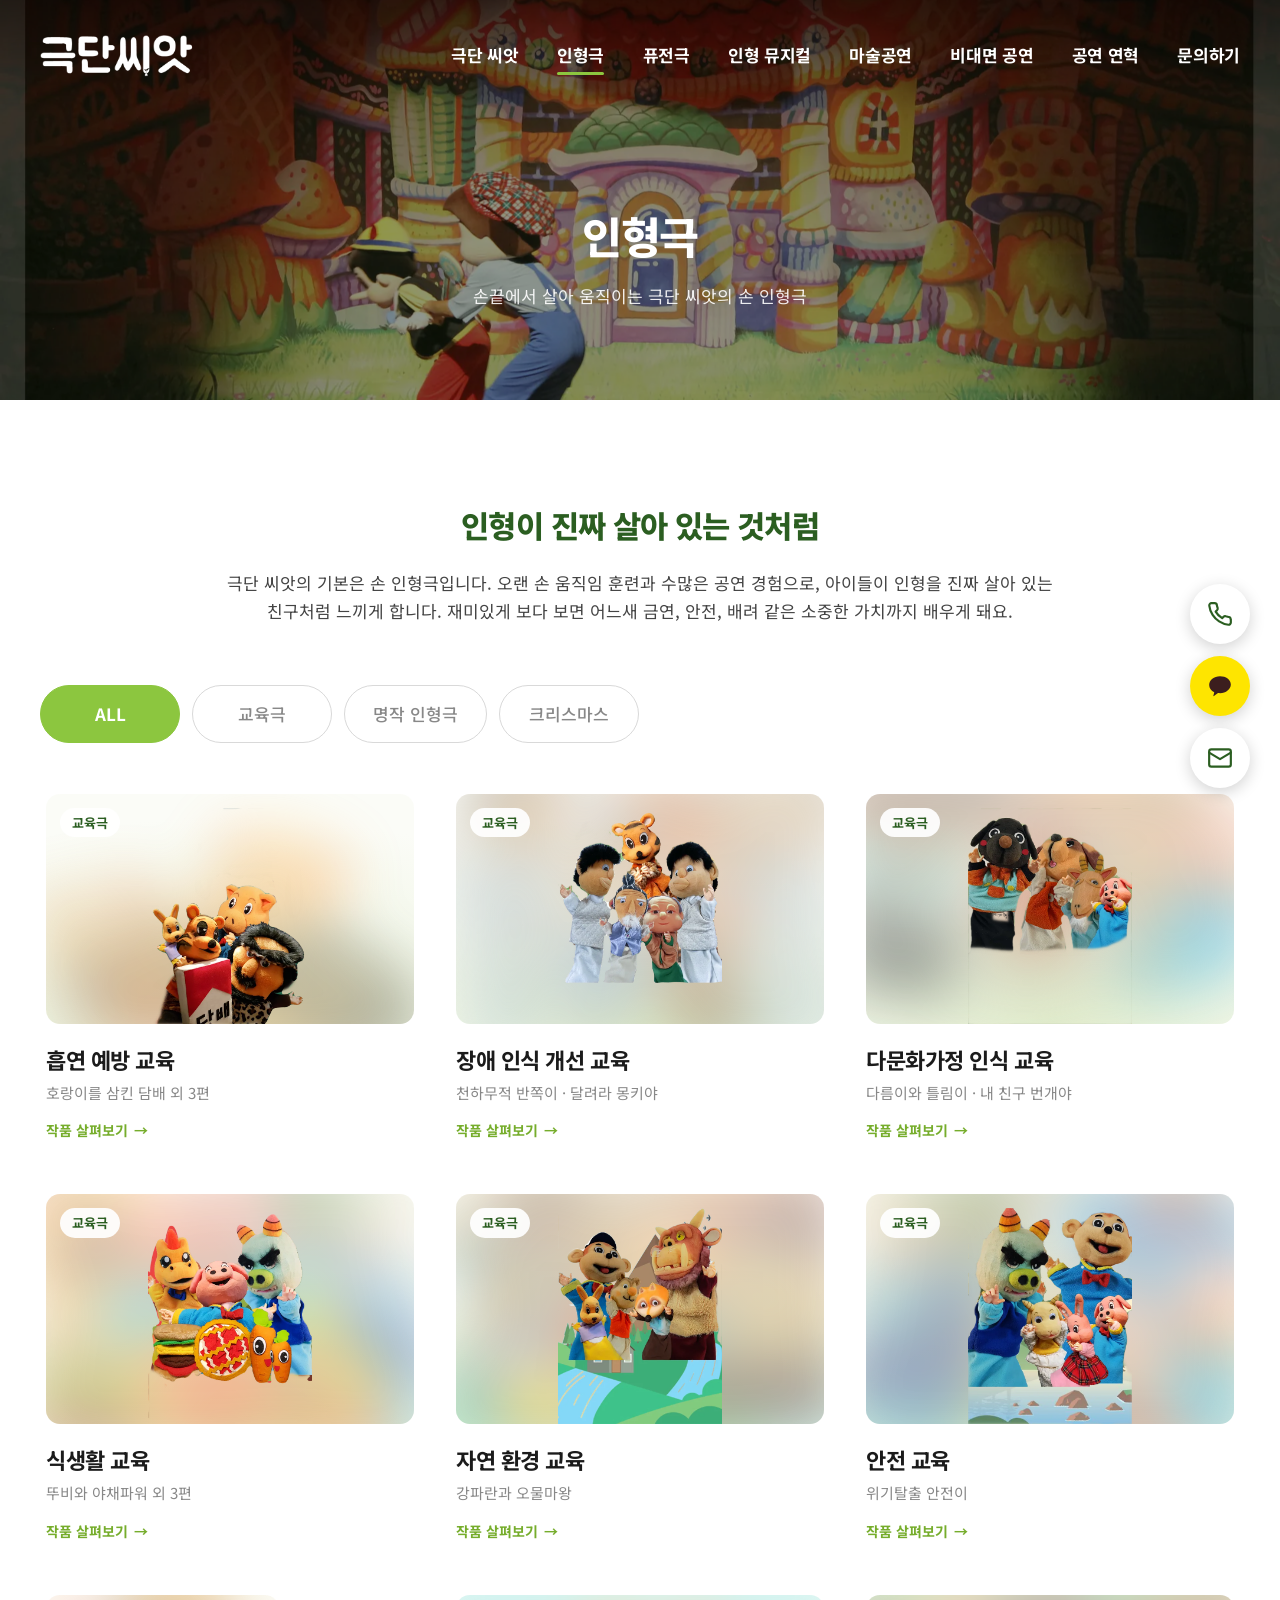
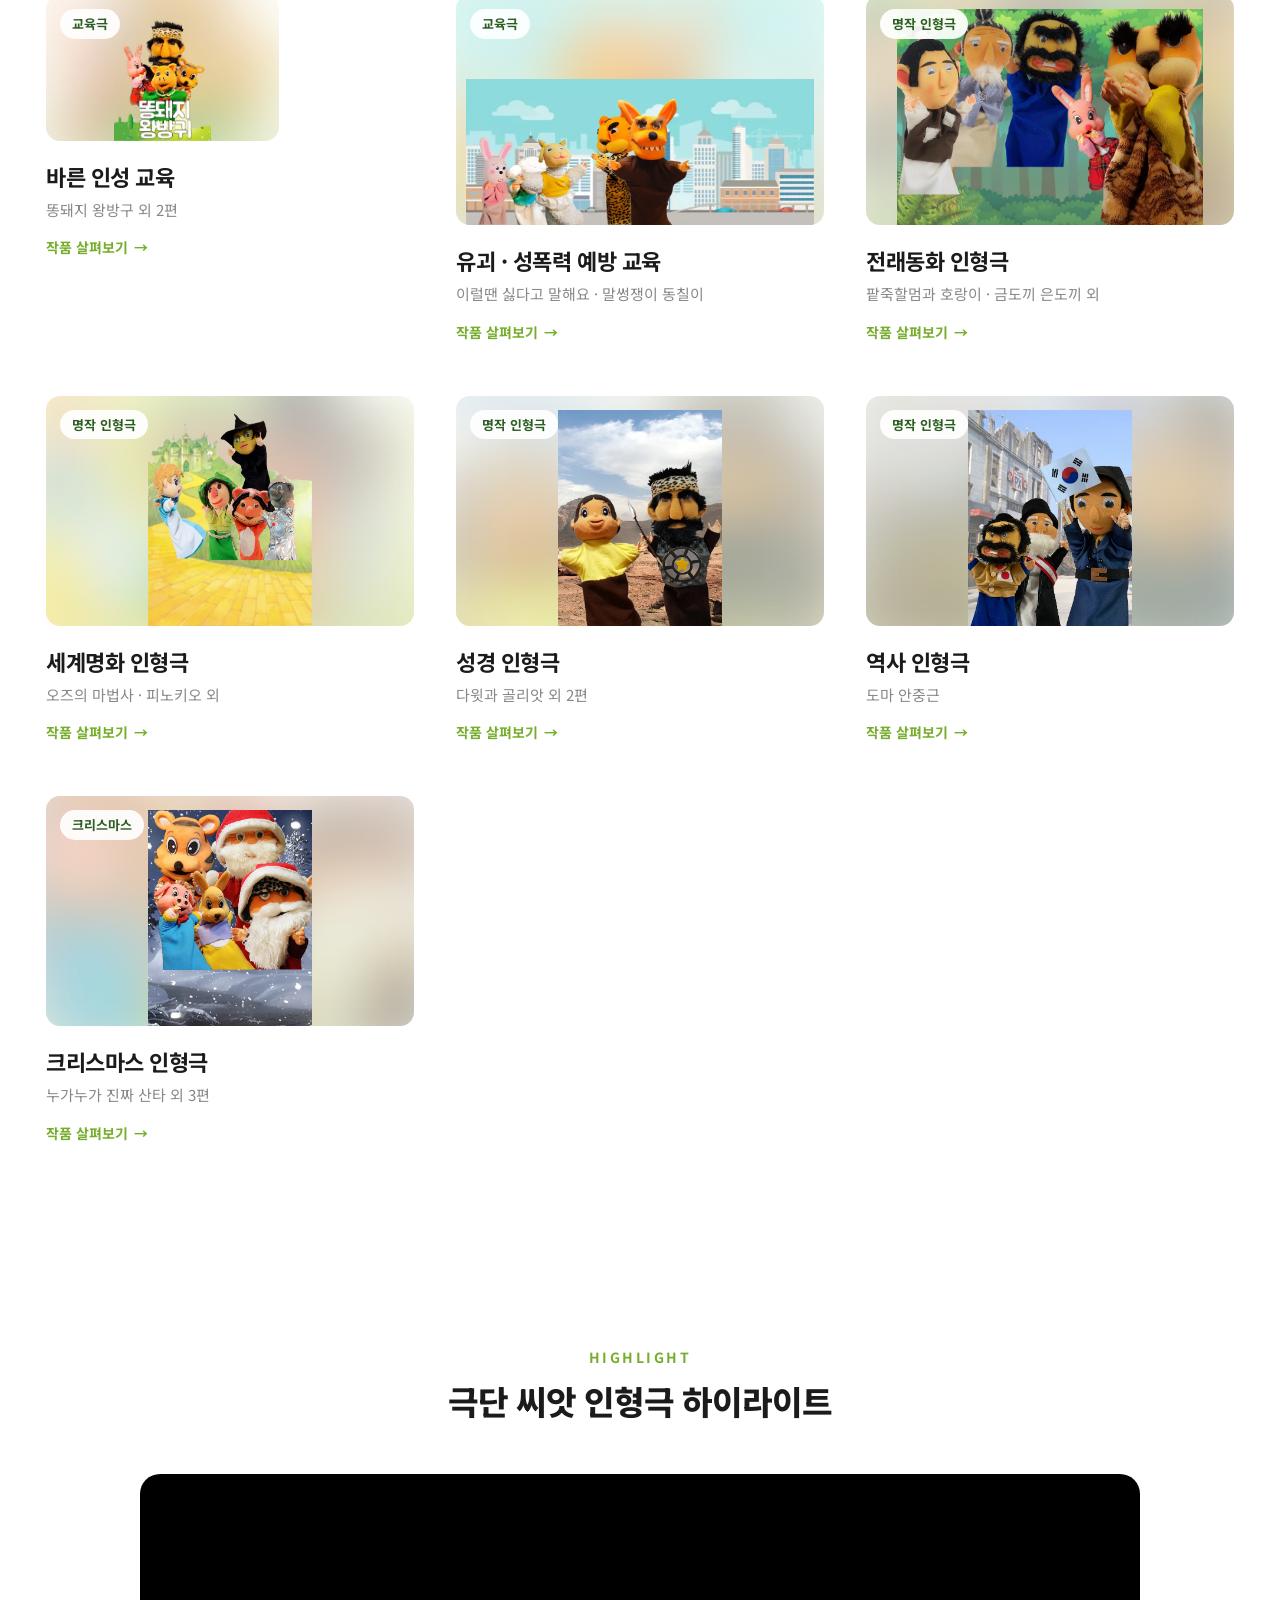
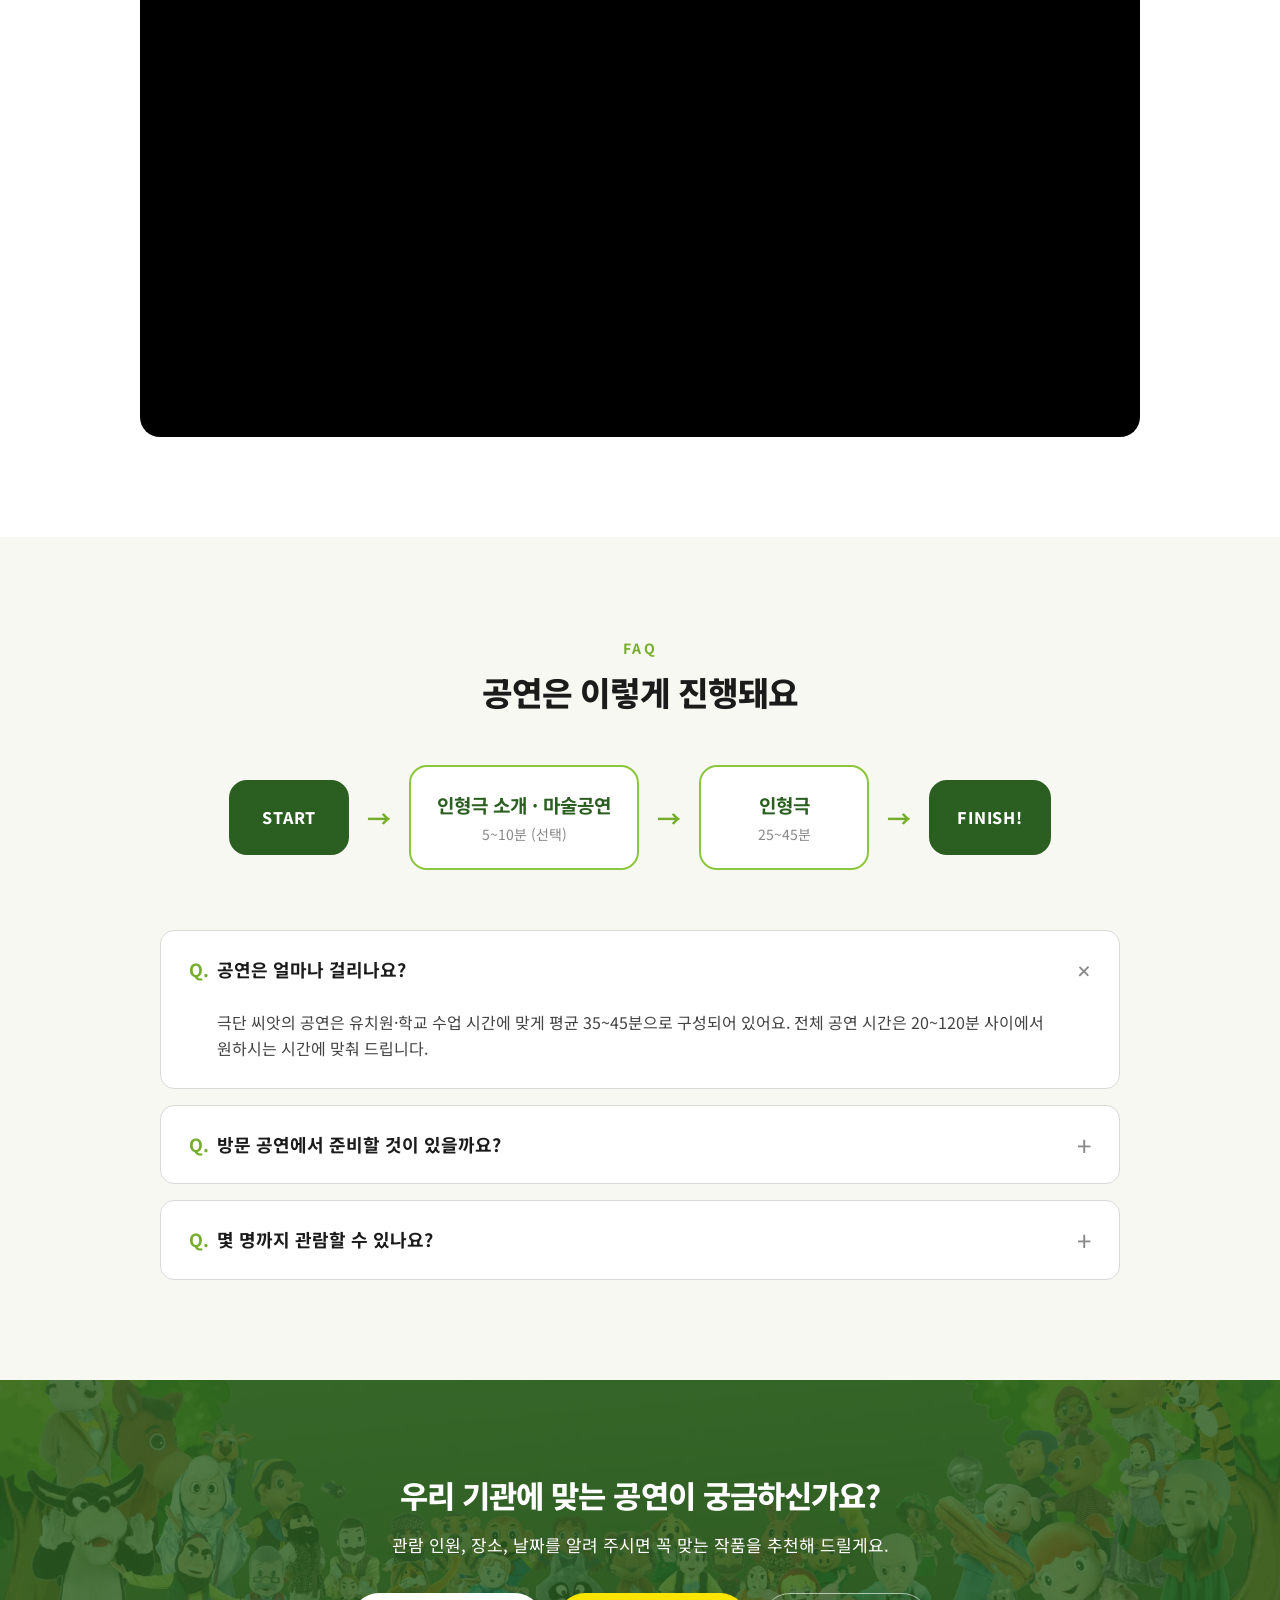
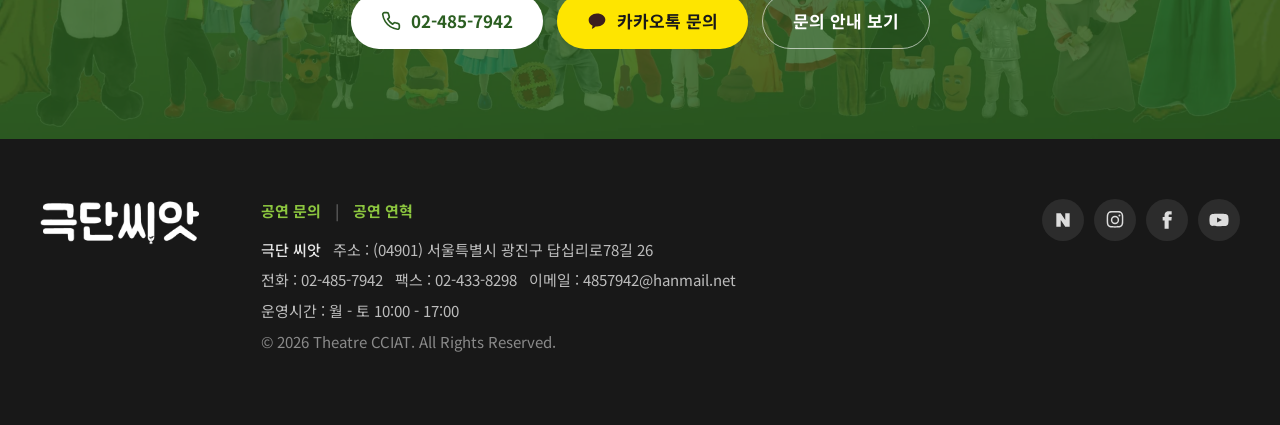
<file: puppet.html>
<!doctype html>
<html lang="ko">
<head>
<meta charset="utf-8">
<meta name="viewport" content="width=device-width, initial-scale=1">
<title>인형극 | 극단 씨앗</title>
<meta name="description" content="흡연 예방, 장애 인식 개선, 안전 교육부터 전래동화·세계명화까지. 극단 씨앗의 손 인형극 작품을 소개합니다.">
<meta property="og:type" content="website">
<meta property="og:site_name" content="극단 씨앗">
<meta property="og:title" content="인형극 | 극단 씨앗">
<meta property="og:description" content="흡연 예방, 장애 인식 개선, 안전 교육부터 전래동화·세계명화까지. 극단 씨앗의 손 인형극 작품을 소개합니다.">
<meta property="og:image" content="assets/img/og.webp">
<meta name="theme-color" content="#2b5e21">
<link rel="icon" href="assets/img/favicon-32.png" sizes="32x32">
<link rel="apple-touch-icon" href="assets/img/favicon.png">
<link rel="preconnect" href="https://fonts.googleapis.com">
<link rel="preconnect" href="https://fonts.gstatic.com" crossorigin>
<link href="https://fonts.googleapis.com/css2?family=Noto+Sans+KR:wght@400;500;700;800;900&display=swap" rel="stylesheet">
<link rel="stylesheet" href="assets/css/style.css">
</head>
<body>
<a class="sr-only" href="#main">본문 바로가기</a>
<header class="header">
  <div class="wrap">
    <a class="logo" href="index.html" aria-label="극단 씨앗 홈"><img src="assets/img/logo-white.png" alt="극단 씨앗" width="300" height="86"></a>
    <nav class="gnb" aria-label="주 메뉴"><a href="about.html">극단 씨앗</a><a href="puppet.html" aria-current="page">인형극</a><a href="fusion.html">퓨전극</a><a href="musical.html">인형 뮤지컬</a><a href="magic.html">마술공연</a><a href="untact.html">비대면 공연</a><a href="history.html">공연 연혁</a><a href="contact.html">문의하기</a></nav>
    <button class="menu-btn" type="button" aria-label="메뉴 열기" aria-expanded="false" aria-controls="m-nav"><span></span></button>
  </div>
</header>
<div class="m-nav" id="m-nav" role="dialog" aria-modal="true" aria-label="전체 메뉴">
  <div class="m-nav__top"><a href="index.html"><img src="assets/img/logo-green.png" alt="극단 씨앗"></a><button class="m-nav__close" type="button" aria-label="메뉴 닫기"></button></div>
  <ul><li><a href="about.html">극단 씨앗</a></li><li><a href="puppet.html" aria-current="page">인형극</a></li><li><a href="fusion.html">퓨전극</a></li><li><a href="musical.html">인형 뮤지컬</a></li><li><a href="magic.html">마술공연</a></li><li><a href="untact.html">비대면 공연</a></li><li><a href="history.html">공연 연혁</a></li><li><a href="contact.html">문의하기</a></li></ul>
  <div class="m-nav__contact">공연 문의<a href="tel:02-485-7942">02-485-7942</a>월 - 토 10:00 - 17:00</div>
</div>
<main id="main">
<section class="sv">
  <img class="sv__bg" src="assets/img/sv-puppet.webp" alt="" fetchpriority="high">
  <div class="sv__inner"><h1 class="sv__title">인형극</h1><p class="sv__desc">손끝에서 살아 움직이는 극단 씨앗의 손 인형극</p></div>
</section>
<section class="section">
  <div class="wrap">
    <div class="intro reveal">
      <h2 class="intro__title">인형이 진짜 살아 있는 것처럼</h2>
      <p>극단 씨앗의 기본은 손 인형극입니다. 오랜 손 움직임 훈련과 수많은 공연 경험으로, 아이들이 인형을 진짜 살아 있는 친구처럼 느끼게 합니다. 재미있게 보다 보면 어느새 금연, 안전, 배려 같은 소중한 가치까지 배우게 돼요.</p>
    </div>
    <div class="tabs" data-tabs="grid-puppet" role="group" aria-label="분류"><button class="tab is-active" type="button" data-filter="all" aria-pressed="true">ALL</button><button class="tab" type="button" data-filter="edu" aria-pressed="false">교육극</button><button class="tab" type="button" data-filter="classic" aria-pressed="false">명작 인형극</button><button class="tab" type="button" data-filter="xmas" aria-pressed="false">크리스마스</button></div>
    <div class="grid" id="grid-puppet">
      <button class="card reveal" type="button" data-detail="p-smoke" data-group="edu" aria-haspopup="dialog">
  <div class="card__thumb card__thumb--contain"><span class="card__blur" style="background-image:url('assets/img/puppet-smoke.webp')" aria-hidden="true"></span><span class="card__badge">교육극</span><img src="assets/img/puppet-smoke.webp" alt="흡연 예방 교육" width="555" height="730" loading="lazy"></div>
  <h3 class="card__title">흡연 예방 교육</h3>
  <p class="card__desc">호랑이를 삼킨 담배 외 3편</p>
  <span class="card__more">작품 살펴보기</span>
</button><button class="card reveal" type="button" data-detail="p-disability" data-group="edu" aria-haspopup="dialog">
  <div class="card__thumb card__thumb--contain"><span class="card__blur" style="background-image:url('assets/img/puppet-disability.webp')" aria-hidden="true"></span><span class="card__badge">교육극</span><img src="assets/img/puppet-disability.webp" alt="장애 인식 개선 교육" width="555" height="730" loading="lazy"></div>
  <h3 class="card__title">장애 인식 개선 교육</h3>
  <p class="card__desc">천하무적 반쪽이 · 달려라 몽키야</p>
  <span class="card__more">작품 살펴보기</span>
</button><button class="card reveal" type="button" data-detail="p-multi" data-group="edu" aria-haspopup="dialog">
  <div class="card__thumb card__thumb--contain"><span class="card__blur" style="background-image:url('assets/img/puppet-multi.webp')" aria-hidden="true"></span><span class="card__badge">교육극</span><img src="assets/img/puppet-multi.webp" alt="다문화가정 인식 교육" width="555" height="730" loading="lazy"></div>
  <h3 class="card__title">다문화가정 인식 교육</h3>
  <p class="card__desc">다름이와 틀림이 · 내 친구 번개야</p>
  <span class="card__more">작품 살펴보기</span>
</button><button class="card reveal" type="button" data-detail="p-food" data-group="edu" aria-haspopup="dialog">
  <div class="card__thumb card__thumb--contain"><span class="card__blur" style="background-image:url('assets/img/puppet-food.webp')" aria-hidden="true"></span><span class="card__badge">교육극</span><img src="assets/img/puppet-food.webp" alt="식생활 교육" width="555" height="730" loading="lazy"></div>
  <h3 class="card__title">식생활 교육</h3>
  <p class="card__desc">뚜비와 야채파워 외 3편</p>
  <span class="card__more">작품 살펴보기</span>
</button><button class="card reveal" type="button" data-detail="p-eco" data-group="edu" aria-haspopup="dialog">
  <div class="card__thumb card__thumb--contain"><span class="card__blur" style="background-image:url('assets/img/puppet-eco.webp')" aria-hidden="true"></span><span class="card__badge">교육극</span><img src="assets/img/puppet-eco.webp" alt="자연 환경 교육" width="555" height="730" loading="lazy"></div>
  <h3 class="card__title">자연 환경 교육</h3>
  <p class="card__desc">강파란과 오물마왕</p>
  <span class="card__more">작품 살펴보기</span>
</button><button class="card reveal" type="button" data-detail="p-safety" data-group="edu" aria-haspopup="dialog">
  <div class="card__thumb card__thumb--contain"><span class="card__blur" style="background-image:url('assets/img/puppet-safety.webp')" aria-hidden="true"></span><span class="card__badge">교육극</span><img src="assets/img/puppet-safety.webp" alt="안전 교육" width="555" height="730" loading="lazy"></div>
  <h3 class="card__title">안전 교육</h3>
  <p class="card__desc">위기탈출 안전이</p>
  <span class="card__more">작품 살펴보기</span>
</button><button class="card reveal" type="button" data-detail="p-manner" data-group="edu" aria-haspopup="dialog">
  <div class="card__thumb card__thumb--contain"><span class="card__blur" style="background-image:url('assets/img/puppet-manner.webp')" aria-hidden="true"></span><span class="card__badge">교육극</span><img src="assets/img/puppet-manner.webp" alt="바른 인성 교육" width="213" height="287" loading="lazy"></div>
  <h3 class="card__title">바른 인성 교육</h3>
  <p class="card__desc">똥돼지 왕방구 외 2편</p>
  <span class="card__more">작품 살펴보기</span>
</button><button class="card reveal" type="button" data-detail="p-protect" data-group="edu" aria-haspopup="dialog">
  <div class="card__thumb card__thumb--contain"><span class="card__blur" style="background-image:url('assets/img/puppet-protect.webp')" aria-hidden="true"></span><span class="card__badge">교육극</span><img src="assets/img/puppet-protect.webp" alt="유괴 · 성폭력 예방 교육" width="900" height="377" loading="lazy"></div>
  <h3 class="card__title">유괴 · 성폭력 예방 교육</h3>
  <p class="card__desc">이럴땐 싫다고 말해요 · 말썽쟁이 동칠이</p>
  <span class="card__more">작품 살펴보기</span>
</button><button class="card reveal" type="button" data-detail="p-folk" data-group="classic" aria-haspopup="dialog">
  <div class="card__thumb card__thumb--contain"><span class="card__blur" style="background-image:url('assets/img/puppet-folk.webp')" aria-hidden="true"></span><span class="card__badge">명작 인형극</span><img src="assets/img/puppet-folk.webp" alt="전래동화 인형극" width="900" height="636" loading="lazy"></div>
  <h3 class="card__title">전래동화 인형극</h3>
  <p class="card__desc">팥죽할멈과 호랑이 · 금도끼 은도끼 외</p>
  <span class="card__more">작품 살펴보기</span>
</button><button class="card reveal" type="button" data-detail="p-world" data-group="classic" aria-haspopup="dialog">
  <div class="card__thumb card__thumb--contain"><span class="card__blur" style="background-image:url('assets/img/puppet-world.webp')" aria-hidden="true"></span><span class="card__badge">명작 인형극</span><img src="assets/img/puppet-world.webp" alt="세계명화 인형극" width="555" height="730" loading="lazy"></div>
  <h3 class="card__title">세계명화 인형극</h3>
  <p class="card__desc">오즈의 마법사 · 피노키오 외</p>
  <span class="card__more">작품 살펴보기</span>
</button><button class="card reveal" type="button" data-detail="p-bible" data-group="classic" aria-haspopup="dialog">
  <div class="card__thumb card__thumb--contain"><span class="card__blur" style="background-image:url('assets/img/puppet-bible.webp')" aria-hidden="true"></span><span class="card__badge">명작 인형극</span><img src="assets/img/puppet-bible.webp" alt="성경 인형극" width="555" height="730" loading="lazy"></div>
  <h3 class="card__title">성경 인형극</h3>
  <p class="card__desc">다윗과 골리앗 외 2편</p>
  <span class="card__more">작품 살펴보기</span>
</button><button class="card reveal" type="button" data-detail="p-history" data-group="classic" aria-haspopup="dialog">
  <div class="card__thumb card__thumb--contain"><span class="card__blur" style="background-image:url('assets/img/puppet-history.webp')" aria-hidden="true"></span><span class="card__badge">명작 인형극</span><img src="assets/img/puppet-history.webp" alt="역사 인형극" width="555" height="730" loading="lazy"></div>
  <h3 class="card__title">역사 인형극</h3>
  <p class="card__desc">도마 안중근</p>
  <span class="card__more">작품 살펴보기</span>
</button><button class="card reveal" type="button" data-detail="p-xmas" data-group="xmas" aria-haspopup="dialog">
  <div class="card__thumb card__thumb--contain"><span class="card__blur" style="background-image:url('assets/img/puppet-xmas.webp')" aria-hidden="true"></span><span class="card__badge">크리스마스</span><img src="assets/img/puppet-xmas.webp" alt="크리스마스 인형극" width="555" height="730" loading="lazy"></div>
  <h3 class="card__title">크리스마스 인형극</h3>
  <p class="card__desc">누가누가 진짜 산타 외 3편</p>
  <span class="card__more">작품 살펴보기</span>
</button>
    </div>
  </div>
</section>
<section class="section">
  <div class="wrap">
    <div class="sec-head reveal"><span class="sec-head__eyebrow">HIGHLIGHT</span><h2 class="sec-head__title">극단 씨앗 인형극 하이라이트</h2></div>
    <div class="video-box reveal"><iframe src="https://www.youtube-nocookie.com/embed/FB-0Fe0uXjg?rel=0" title="극단 씨앗 인형극 하이라이트" loading="lazy" allow="accelerometer; encrypted-media; gyroscope; picture-in-picture" allowfullscreen></iframe></div>
  </div>
</section>
<section class="section section--cream">
  <div class="wrap">
    <div class="sec-head reveal"><span class="sec-head__eyebrow">FAQ</span><h2 class="sec-head__title">공연은 이렇게 진행돼요</h2></div>
    <div class="flow reveal" aria-label="공연 진행 순서">
      <div class="flow__step flow__step--edge">START</div><span class="flow__arrow" aria-hidden="true">→</span>
      <div class="flow__step"><b>인형극 소개 · 마술공연</b><span>5~10분 (선택)</span></div><span class="flow__arrow" aria-hidden="true">→</span>
      <div class="flow__step"><b>인형극</b><span>25~45분</span></div><span class="flow__arrow" aria-hidden="true">→</span>
      <div class="flow__step flow__step--edge">FINISH!</div>
    </div>
    <div class="faq">
      <details class="reveal" open><summary>공연은 얼마나 걸리나요?</summary><div class="faq__a">극단 씨앗의 공연은 유치원·학교 수업 시간에 맞게 평균 35~45분으로 구성되어 있어요. 전체 공연 시간은 20~120분 사이에서 원하시는 시간에 맞춰 드립니다.</div></details>
      <details class="reveal"><summary>방문 공연에서 준비할 것이 있을까요?</summary><div class="faq__a">설치 무대, 음향 장비, 조명 장비를 모두 갖추고 방문합니다. 무대를 설치할 공간만 있으면 따로 준비하실 것은 하나도 없어요. 무대 설치를 위해 공연 시작 1시간 전에 도착합니다. (예: 11시 공연이면 10시 도착)</div></details>
      <details class="reveal"><summary>몇 명까지 관람할 수 있나요?</summary><div class="faq__a">한 회에 0~300명 정도까지 관람할 수 있어요. 인원이 많으면 2회, 3회로 나누어 공연합니다. 유치원 교실, 시청각실, 강당, 체육관 등 공간과 인원을 알려 주시면 그에 맞는 무대·조명·음향을 준비해 방문합니다.</div></details>
    </div>
  </div>
</section>
<section class="cta">
  <img class="cta__bg" src="assets/img/cast-line.webp" alt="" loading="lazy">
  <div class="wrap">
    <h2 class="cta__title reveal">우리 기관에 맞는 공연이 궁금하신가요?</h2>
    <p class="cta__desc reveal">관람 인원, 장소, 날짜를 알려 주시면 꼭 맞는 작품을 추천해 드릴게요.</p>
    <div class="cta__btns reveal">
      <a class="btn btn--white" href="tel:02-485-7942"><svg viewBox="0 0 24 24" fill="none" stroke="currentColor" stroke-width="2" stroke-linecap="round" stroke-linejoin="round" aria-hidden="true"><path d="M22 16.9v3a2 2 0 0 1-2.2 2 19.8 19.8 0 0 1-8.6-3.1 19.5 19.5 0 0 1-6-6A19.8 19.8 0 0 1 2.1 4.2 2 2 0 0 1 4.1 2h3a2 2 0 0 1 2 1.7c.1.9.4 1.8.7 2.7a2 2 0 0 1-.5 2.1L8 9.8a16 16 0 0 0 6 6l1.3-1.3a2 2 0 0 1 2.1-.4c.9.3 1.8.6 2.7.7a2 2 0 0 1 1.7 2z"/></svg> 02-485-7942</a>
      <a class="btn btn--kakao" href="http://pf.kakao.com/_xkqhhs/chat" target="_blank" rel="noopener"><svg viewBox="0 0 24 24" aria-hidden="true"><path fill="#3c1e1e" d="M12 3C6.5 3 2 6.6 2 11c0 2.8 1.9 5.3 4.7 6.7-.2.8-.7 2.8-.8 3.2-.1.5.2.5.4.4.2-.1 2.9-2 4-2.8.6.1 1.1.1 1.7.1 5.5 0 10-3.6 10-8S17.5 3 12 3z"/></svg> 카카오톡 문의</a>
      <a class="btn btn--line" href="contact.html">문의 안내 보기</a>
    </div>
  </div>
</section>
<template id="detail-p-smoke" data-cat="인형극 · 교육극" data-title="흡연 예방 교육"><div class="work__img" style="margin-bottom:30px;max-width:420px"><img src="assets/img/puppet-smoke.webp" alt="" style="width:100%"></div><article class="work work--noimg"><div><p class="work__num">01</p><h3 class="work__name">호랑이를 삼킨 담배</h3><ul class="work__tags"><li>#흡연예방교육</li><li>#1탄</li><li>#담배 싫어싫어싫어!!</li></ul><p class="work__cast"><b>등장인물</b> · 돼지, 토끼, 호랑이, 사냥꾼, 담배</p><p class="work__story">평화로운 동물 마을에 사냥꾼이 나타나, 동물들을 잡아가려 합니다. 사냥꾼이 동물들을 잡으려는 위기의 순간마다 호랑이가 나타나 사냥꾼을 혼내고 동물친구들을 구합니다. 사냥꾼은 호랑이가 더 이상 동물친구들을 구하지 못하도록 하기위해사과의 뜻이라며 담배를 권합니다. 동물들이 담배가 얼마나 해로운지 이야기 하지만, 호랑이는 결국 담배에 중독이 되고, 입에서 냄새 뿐 아니라 건강도 많이 나빠지게 됩니다. 이를 안 사냥꾼은 동물들을 잡아가기 시작하고, 마지막으로 호랑이를 설득시키는 꿀돼지의 이야기에 호랑이는 담배를 끊으려고 합니다. 친구들~호랑이를 도와주세요~</p></div></article><article class="work work--noimg"><div><p class="work__num">02</p><h3 class="work__name">담배괴물 한대만</h3><ul class="work__tags"><li>#흡연예방교육</li><li>#2탄</li></ul><p class="work__cast"><b>등장인물</b> · 꼼지, 꿀돼지, 호랑이, 담배괴물</p><p class="work__story">담배괴물 한 대만은 여기저기에 일부러 담배를 뿌리고 다니고, 사슴과 돼지는담배를 치우러 다닙니다. 이 때문에 사슴과 담배괴물은 서로 결투를 하게 되고 결투에서 진 담배괴물은 사슴에게 금연을 할 것을 약속합니다. 담배의 유해요소와 담배중독의 심각성을 배울 뿐만 아니라 책을 많이 읽어지혜까지 쌓아야 한다는 내용을 전달합니다.</p></div></article><article class="work work--noimg"><div><p class="work__num">03</p><h3 class="work__name">꼴초 사냥꾼의 최후</h3><ul class="work__tags"><li>#흡연예방교육</li><li>#3탄</li></ul><p class="work__cast"><b>등장인물</b> · 너구리, 두더지, 꿀돼지, 사냥꾼</p><p class="work__story">1탄의 사냥꾼이 다시 나타나 동물 친구들을 괴롭힙니다. 니코틴에 중독되어 니코틴 파워를 외치며 동물 친구들을 잡아가지만, 니코틴 파워는 금연파워 앞에 힘을 못 씁니다. 어린 친구들과 다같이 금연파워!!를 외치며 나쁜사냥꾼을 혼내주어 백해무익한 담배에 대해 다시 한번 알아가며 담배중독의 무서움을 다시금 가슴에 새기게 되는 인형극입니다.</p></div></article><article class="work work--noimg"><div><p class="work__num">04</p><h3 class="work__name">오즈와 담배마녀</h3><ul class="work__tags"><li>#흡연예방교육</li><li>#4탄(퓨전극)</li></ul><p class="work__cast"><b>등장인물</b> · 도로시, 허수아비, 양철나무꾼, 겁쟁이사자, 오즈, 담배괴물, 담배마녀</p><p class="work__story">세계적인 명화 오즈의 마법사를 각색하여 재탄생한 오즈와 담배마녀. 사회적 문제로까지 퍼진 청소년 흡연문제를 아이들의 눈높이에 맞게 교육합니다. 평소 알기 힘들었던 흡연관련 상식과 더불어 금연의 소중함을 느끼도록 해줍니다. 오즈 마법사의 부탁으로 도로시는 담배로 인해 건강을 잃은 허수아비, 양철나무꾼, 겁쟁이 사자의 도움을 받아 담배로 세상을 물들일려는 담배마녀를 물리치러 길을 떠납니다. 과연 도로시는 그들을 기다리는 담배마녀와 무시무시한 담배괴물을 물리치고 오즈의 세상을 구할 수 있을까요?</p></div></article></template><template id="detail-p-disability" data-cat="인형극 · 교육극" data-title="장애 인식 개선 교육"><div class="work__img" style="margin-bottom:30px;max-width:420px"><img src="assets/img/puppet-disability.webp" alt="" style="width:100%"></div><article class="work work--noimg"><div><p class="work__num">01</p><h3 class="work__name">달려라 몽키야</h3><ul class="work__tags"><li>#장애인식교육</li><li>#포기하지마!</li></ul><p class="work__cast"><b>등장인물</b> · 몽키, 김원숭이, 염소할아버지, 호랑이임금님, 너구리</p><p class="work__story">욕심쟁이 김원숭이와 마음씨 착한 몽키. 어느날 열린 숲속 동물마을 달리기대회에서 욕심쟁이 김원숭이는 대회전날 경쟁자들에게 거짓정보를 흘리고 일부러 다치게 하는 등 속임수를 쓰며 대회에서 1등하기 위한 옳지 못한 행동을 합니다. 마음씨 착한 몽키도 김원숭이 때문에 다리를 다쳤지만 끝까지 포기하지 않고 대회에 참가합니다. 과연 몽키는 김원숭이를 이겨낼 수 있을까요?</p></div></article><article class="work work--noimg"><div><p class="work__num">02</p><h3 class="work__name">천하무적 반쪽이</h3><ul class="work__tags"><li>#장애인식교육</li><li>#틀린게 아니라 다른거에요!</li></ul><p class="work__cast"><b>등장인물</b> · 반쪽이, 원쪽이, 엄마, 호랑이</p><p class="work__story">어느 옛날 마을에 뭐든지 반쪽만 있는 반쪽이가 살았습니다. 입도 반쪽, 코도반쪽 눈도 반쪽, 몸도 반쪽. 하지만 이 반쪽이는 뭐든지 반쪽밖에 없는 대신, 힘은 다른 사람들보다 두배 세배나 쎈 천하장사였어요. 어느날 과거 급제하러 떠난 원쪽이형이 호랑이에게 잡혀 먹은 것을 안 반쪽이는 호랑이를 물리쳐 마을의 영웅이 됩니다. 뭐든지 반쪽밖에 없어서 무시받고 소외된 반쪽이의 아름다운 이야기입니다.</p></div></article></template><template id="detail-p-multi" data-cat="인형극 · 교육극" data-title="다문화가정 인식 교육"><div class="work__img" style="margin-bottom:30px;max-width:420px"><img src="assets/img/puppet-multi.webp" alt="" style="width:100%"></div><article class="work work--noimg"><div><p class="work__num">01</p><h3 class="work__name">다름이와 틀림이</h3><ul class="work__tags"><li>#다문화가정인식교육</li><li>#틀린게 아니라 다른거에요.</li></ul><p class="work__cast"><b>등장인물</b> · 다름이, 틀림이, 꿀돼지, 염소할아버지</p><p class="work__story">아랫마을에서 올라온 다름이를 생활 환경이 틀리다고 따돌리고 괴롭히는 틀림이의 이야기입니다. 선입견을 가지고 바라보는 습관과 행동에서 벗어나 생김세, 행동, 생활이 다른 것을 인정하고 이해하며 배려해주는 올바른 어린이가 될 수 있도록 교육하는 인형극 작품입니다.</p></div></article><article class="work"><div class="work__img"><img src="assets/img/w-multi-2.webp" alt="내 친구 번개야" width="255" height="311" loading="lazy"></div><div><p class="work__num">02</p><h3 class="work__name">내 친구 번개야</h3><ul class="work__tags"><li>#다문화가정인식교육</li><li>#특별할게 없이 똑같이 대해주세요!</li></ul><p class="work__cast"><b>등장인물</b> · 강아지, 원숭이, 돼지, 염소할아버지,사냥꾼</p><p class="work__story">작고, 까맣게 생긴 강아지 번개는, 엄마가 외국에서 왔다는 이유로 항상 따돌림을 받습니다. 토끼도, 돼지도 번개만 보면 놀리고, 놀아주지 않았어요. 크게 상처받은 번개는 염소할아버지의 따뜻한 사랑과 배려로 다시 자신감을 얻게 됩니다. 그러던 어느날 동물친구들이 사냥꾼에게 잡혀갔다는 소식을 듣고, 번개는 친구들을 구하러 갑니다. 새까만 번개는 잘 보이지 않았고, 누구보다 달리기가 빠른 번개는 사냥꾼을 혼내주고 친구들을 구합니다. 친구들은 자신들을 미워하지 않고 도와준 번개에게, 미안함과 고마움을 표현하며, 앞으로 친하게 지내기로 합니다.</p></div></article></template><template id="detail-p-food" data-cat="인형극 · 교육극" data-title="식생활 교육"><div class="work__img" style="margin-bottom:30px;max-width:420px"><img src="assets/img/puppet-food.webp" alt="" style="width:100%"></div><article class="work work--noimg"><div><p class="work__num">01</p><h3 class="work__name">뚜비와 야채파워</h3><ul class="work__tags"><li>#보건교육</li><li>#골고루 먹어서 튼튼하게 자라요!</li></ul><p class="work__cast"><b>등장인물</b> · 뚜비, 꿀돼지, 괴물, 당근, 햄버거</p><p class="work__story">동물마을에 사는 아기공룡 뚜비는 평소 채소를 싫어하는 공룡입니다. 몸에 좋은 착한 당근은 쳐다보지도 않고 몸에 안 좋은 햄버거만 자꾸 찾아요. 그러던 어느날 괴물이 나타난 위기 상황에서 햄버거는 나몰라라 도망만 가고 당근이 뚜비에게 알려준 ＂ 채소파워 “ 로 위기를 극복하며 괴물을 물리칩니다. 아이들이 뚜비를 통해 채소의 소중함을 알가는 작품입니다.</p></div></article><article class="work work--noimg"><div><p class="work__num">02</p><h3 class="work__name">치카치카 대작전</h3><ul class="work__tags"><li>#보건교육</li><li>#3-3-3 양치질 교육</li></ul><p class="work__cast"><b>등장인물</b> · 토끼, 돼지, 멍멍이, 사냥꾼</p><p class="work__story">동물친구들은 맛있는 음식을 먹고 난 뒤 이를 닦는 친구들이 없습니다. 토끼는 친구들에게 꼭 이를 닦으라고 말하지만, 돼지랑 멍멍이는 무시합니다. 어느 날 사냥꾼의 그물에 멍멍이가 걸려 꼼짝하지 못하자, 돼지가 나타나 이(치아)를 이용해 멍멍이를 풀어줍니다. 이 사실을 알게 된 사냥꾼은 동물친구들의 이를 썩게하려고, 온 산에 달콤한 과자를 두었습니다. 사냥꾼이 둔 과자를 먹고, 이를 닦지 않은 동물친구들은 사냥꾼의 그물에 걸려 빠져나오지 못하게 됩니다. 평소 양치를 잘하는 토끼가 그물을 끊고 친구들을 구해줍니다. 친구들아~~ 치카치카 양치질 잘하자~!!!</p></div></article><article class="work work--noimg"><div><p class="work__num">03</p><h3 class="work__name">골고루 먹는 튼튼대장</h3><ul class="work__tags"><li>#보건교육</li><li>#골고루 먹어서 튼튼하게 자라요!</li></ul><p class="work__cast"><b>등장인물</b> · 돼지, 토끼, 멍멍이, 사냥꾼, 호랑이</p><p class="work__story">골고루 먹는 튼튼대장 멍멍이는 친구들에게 좋아하는 음식만 편식하지 말고, 야채와 채소를 많이 먹고, 패스트푸드 음식을 먹지 말라고 말하지만, 동물친구들은 오히려 엄마가 해주시는 음식만 먹는 멍멍이가 이상하다고 말합니다. 어느 날 숲속마을에 사냥꾼이 나타나고, 호랑이와 돼지, 토끼는 힘이 없고, 어지럽다며 금방 잡혀가게 됩니다. 하지만 튼튼대장 멍멍이가 용감하게 사냥꾼을 물리치고, 동물친구들은 편식과 인스턴트 음식 먹었던 것을 뉘우치며, 모두들 골고루 먹는 튼튼대장이 되기로 약속합니다.</p></div></article><article class="work work--noimg"><div><p class="work__num">04</p><h3 class="work__name">소금왕국 짠짠 임금님</h3><ul class="work__tags"><li>#보건교육</li><li>#건강한생활</li></ul><p class="work__cast"><b>등장인물</b> · 짠짠임금님, 꿀돼지, 토끼요리사, 염소할아버지</p><p class="work__story">나트륨 왕국 임금님은 얼짱, 몸짱으로 온 국민들에게 인기가 많았답니다. 그런데 어느 날부터 라면, 피자, 햄버거등 짠 음식들을 좋아하게 되었고, 모든 음식에 소금을 뿌려먹는 등 잘못된 식습관으로 뚱뚱한 모습의 임금님으로 변해버렸답니다. 어느 날 나트륨 왕국의 무도회가 열리고, 임금님은 춤을 추다가 그만 쓰러지게 됩니다. 임금님이 다시 건강한 모습으로 돌아가기 위해서는 음식을 싱겁게 먹고, 채소와 과일 그리고 매일 30분 이상의 운동을 해야 한다고 합나다. 과연 임금님은 예전의 멋진 모습으로 돌아갈 수 있을까요?</p></div></article></template><template id="detail-p-eco" data-cat="인형극 · 교육극" data-title="자연 환경 교육"><div class="work__img" style="margin-bottom:30px;max-width:420px"><img src="assets/img/puppet-eco.webp" alt="" style="width:100%"></div><article class="work work--noimg"><div><p class="work__num">01</p><h3 class="work__name">강파란과 오물마왕</h3><ul class="work__tags"><li>#환경오염예방교육</li><li>#쓰레기를 아무데나 버리면 안돼요!</li></ul><p class="work__cast"><b>등장인물</b> · 강파란, 너구리, 다람쥐, 토끼, 오물마왕</p><p class="work__story">맑은 공기와 깨끗한 물이 흐르는 숲속마을에 오물마왕이 나타나 강을 오염시키고 있어요! 생활하수와 축산폐수, 그리고 산업폐수까지! 물이 오염되자 동물 친구들은 배탈이 나고 아파합니다. 이때를 놓치지 않고 오물마왕은 동물친구들을 데려다가 부하로 삼으려고 해요! 이때 우리의 강파란이 나와 친구들에게 다시 물이 깨끗해지는 방법을 알려주고 그 방법으로 오물마왕과 대결을 벌입니다. 과연 강파란은 오물마왕을 물리치고 친구들을 구해낼 수 있을까요?</p></div></article></template><template id="detail-p-safety" data-cat="인형극 · 교육극" data-title="안전 교육"><div class="work__img" style="margin-bottom:30px;max-width:420px"><img src="assets/img/puppet-safety.webp" alt="" style="width:100%"></div><article class="work"><div class="work__img"><img src="assets/img/w-safety-1.webp" alt="위기탈출 안전이" width="555" height="730" loading="lazy"></div><div><p class="work__num">01</p><h3 class="work__name">위기탈출 안전이</h3><ul class="work__tags"><li>#생활안전교육</li><li>#건강하고 안전한 삶 배우기</li></ul><p class="work__cast"><b>등장인물</b> · 안전이, 염소할아버지, 토끼, 돼지, 지지직괴물</p><p class="work__story">전기의 올바른 사용법과 지식을 알아봅니다. 평소 전기 사용에 대한 지식이 별로 없는 토끼와 돼지. 이 둘에게 전기 괴물 지지직 괴물이 나타나 잘못된 전기사용을 알려주어 해를 입히려고 합니다. 이에 맞서 안전이가 나타나 전기사용에 대한 올바른 사용법과 지식을 전달하는데요. 과연 지지직괴물에게서 위기를 벗어나 물리칠 수 있을까요?</p></div></article></template><template id="detail-p-manner" data-cat="인형극 · 교육극" data-title="바른 인성 교육"><div class="work__img" style="margin-bottom:30px;max-width:420px"><img src="assets/img/puppet-manner.webp" alt="" style="width:100%"></div><article class="work work--noimg"><div><p class="work__num">01</p><h3 class="work__name">똥돼지 왕방구</h3><ul class="work__tags"><li>#바른인성교육</li><li>#왕따시키지않기!</li></ul><p class="work__cast"><b>등장인물</b> · 돼지, 토끼, 멍멍이, 사냥꾼, 호랑이</p><p class="work__story">똥돼지가 방귀를 뀌면 마을이 들썩 들썩 동물들이 날아간다 어느 날 똥돼지의 방귀에 동물들이 날아가고, 참다 못한 호랑이는 똥돼지에게 마을을 떠날 것을 요구한다. 마을에서 쫓겨난 똥 돼지는 토끼를 만나 하소연을 하게 되고, 토끼는 똥돼지의 왕방귀는 부끄러운게 아니라 잘 개발하면 유용하게 사용할 수 있다며 용기를 준다. 그 후 사냥꾼이 나타나 동물들을 하나씩 잡아가는데… 이 사실을 알게 된 토끼는 똥 돼지에게 도움을 요청하게 된다.</p></div></article><article class="work work--noimg"><div><p class="work__num">02</p><h3 class="work__name">오즈와 깔깔마녀</h3><ul class="work__tags"><li>#바른인성교육</li><li>#서로사이좋게지내기</li></ul><p class="work__cast"><b>등장인물</b> · 오즈, 깔깔마녀, 오즈할아버지, 털보, 꿀돼지</p><p class="work__story">어느 마을에 살고 있는 말썽꾸러기 오즈는 할아버지로부터 배운 마법으로 동물친구들을 괴롭히면서 지내고 있어요. 그러던 어느날 오즈는 장난을 치다가 할아버지가 500년동안 나무에 봉인한 깔깔마녀를 풀려나게 만들어버려요. 깔깔마녀의 유일한 약점은 착한 친구들의 박수소리랍니다. 과연 오즈는 착한 어린이가 되어 깔깔마녀를 물리칠 수 있을까요?</p></div></article><article class="work work--noimg"><div><p class="work__num">03</p><h3 class="work__name">신비한 빨간모자</h3><ul class="work__tags"><li>#바른인성교육</li><li>#착한어린이되기</li></ul><p class="work__cast"><b>등장인물</b> · 원숭이, 염소할아버지, 사냥꾼, 돼지,호랑이</p><p class="work__story">평온한 동물마을에 사냥꾼이 나타나서 함정을 파둡니다. 길을 가던 염소할아버지는 그만 함정에 빠지고 도움을 요청하지만, 사냥꾼이 파둔 함정이란걸 알고는 아무도 도와주지 않습니다. 마침 지나가던 김원숭이는 위험을 감수하고, 염소할아버지를 구해줍니다 고마운 염소할아버지는 고마움의 뜻으로 신기한 빨간모자를 선물로 주는데, 이 모자는 착한 어린이가 쓰면 힘이 100배나 강해지는 신기한 빨간 모자였습니다. 신기한 빨간모자를 갖게된 원숭이는 나쁜 사냥꾼 아저씨를 혼내줍니다.</p></div></article></template><template id="detail-p-protect" data-cat="인형극 · 교육극" data-title="유괴 · 성폭력 예방 교육"><div class="work__img" style="margin-bottom:30px;max-width:420px"><img src="assets/img/puppet-protect.webp" alt="" style="width:100%"></div><article class="work work--noimg"><div><p class="work__num">01</p><h3 class="work__name">이럴땐 싫다고 말해요</h3><ul class="work__tags"><li>#유괴,성폭력예방교육</li><li>#&quot;싫어요! 안돼요! 저리가요!&quot;</li></ul><p class="work__cast"><b>등장인물</b> · 돼지, 토기, 아기염소, 늑대, 변태호랑이</p><p class="work__story">당당히 큰소리로 말하기. 아기염소는 학교에 가는길에 늑대아저씨를 만났어요. 늑대 아저씨가 맛있는 음식을 사줄테니 따라오라고 하네요. 친구들~ 이럴 땐 어떻게 해야 할까요? 아기염소는 학교에서 배운대로 늑대 아저씨를 따라가지 않고 위기를 모면합니다. 하지만 늑대 아저씨는 포기할 생각이 없군요. 동물친구들을 유괴하기 위해 갖은 방법을 다 써보지만, 오히려 지혜로운 동물친구들은 어른들과 경찰에 도움을 청하며 슬기롭게 대처합니다. 한편 나쁜 호랑이 아저씨는 착한 친구들의 마음을 이용하여 친구들의 몸을 만지려고 합니다. 싫어요! 안돼요! 도와주세요!!!</p></div></article><article class="work work--noimg"><div><p class="work__num">02</p><h3 class="work__name">말썽쟁이 동칠이</h3><ul class="work__tags"><li>#유괴,성폭력예방교육</li><li>#또래 성폭력도 성폭력이예요!</li></ul><p class="work__cast"><b>등장인물</b> · 동칠이, 사냥꾼, 토끼, 돼지</p><p class="work__story">숲속 마을 동칠이는 동물친구들 놀리기를 좋아합니다. 꿀돼지 얼굴이 &quot;똥&quot;처럼 생겻다며, 똥돼지라 부르고, 헤어질때는 똥침을 합니다. 또한 토끼에게 일부러 부딪쳐 넘어지며, 소원을 들어달라고 하네요. 뽀뽀를 거부하는 토끼에게 치마를 들추며 놀립니다. 동물친구들은 슬펐지만, 동칠이는 전혀 그 마음을 알지 못했어요. 그러던 어느날 동칠이는 나쁜 아저씨를 만납니다. 동칠이를 집으로 데려간 아저씨는 동칠이의 이곳저곳 몸을 만진다며 겁을 주었습니다. 이 사실을 안 동물친구들은 동칠이가 너무너무 밉지만, 그래도 친구를 구하기로 마음먹고, 경찰아저씨를 찾아가 동칠이를 구합니다. 동칠이는 그 동안의 일을 미안해하며, 동물친구들과 사이좋게 지냅니다.</p></div></article></template><template id="detail-p-folk" data-cat="인형극 · 명작 인형극" data-title="전래동화 인형극"><div class="work__img" style="margin-bottom:30px;max-width:420px"><img src="assets/img/puppet-folk.webp" alt="" style="width:100%"></div><article class="work work--noimg"><div><p class="work__num">01</p><h3 class="work__name">팥죽할멈과 호랑이</h3><ul class="work__tags"><li>#전래동화</li><li>#팥죽할멈의 팥죽이 그렇게 맛있다며?</li></ul><p class="work__cast"><b>등장인물</b> · 팥죽할머니, 호랑이, 토끼, 자라, 도토리, 송곳, 절구</p><p class="work__story">배고픈 호랑이에게 잡혀먹을 위기에 처한 할머니는 동짓날 팥죽을 쑤어 먹는 것이 소원이라고 합니다. 맛있기로 소문난 할머니의 팥죽을 먹기위해 호랑이를 동짓날까지 기다려 줍니다. 그리고 호랑이보다 일찍 팥죽을 얻어먹은 송곳, 절구, 도토리는 할머니를 구하기 위해 힘을 합쳐 호랑이를 혼내줍니다. 현대에 맞게 각색한 전래동화로 아주 인기 많은 인형극입니다.</p></div></article><article class="work work--noimg"><div><p class="work__num">02</p><h3 class="work__name">방귀쟁이 며느리</h3><ul class="work__tags"><li>#전래동화</li><li>#며느리의 방귀가 지붕까지 날려버린데!</li></ul><p class="work__cast"><b>등장인물</b> · 며느리, 남편, 시아버지, 여우, 토끼,호랑이</p><p class="work__story">옛날 어느 마을에 방귀로 유명한 며느리가 살고 있었습니다. 그 며느리가 한번 방귀를 뀌면 지붕이 날아가고, 두 번 방귀를 뀌면 기둥까지 다 날아가 버리지 뭐에요. 방귀 때문에 결국 집에서 쫓겨난 며느리는 매일매일 서방님을 그리워하고, 산속에서 만난 토끼와 여우와 산속에서 지내게 됩니다.무서운 호랑이가 나타나 토끼와 여우를 위협하지만, 며느리의 방귀 덕분에 목숨을 구하게 되고, 호랑이가 사람들이 사는 마을로 내려간 사실을 알자, 서방님이 걱정되어 집으로 돌아가게 됩니다. 친구들 다같이 외쳐주세요~ 복! 방! 귀!</p></div></article><article class="work work--noimg"><div><p class="work__num">03</p><h3 class="work__name">금도끼 은도끼</h3><ul class="work__tags"><li>#전래동화</li><li>#이 도끼가 너의 도끼가 맞느냐?!</li></ul><p class="work__cast"><b>등장인물</b> · 돌쇠, 산적, 산신령, 토끼, 호랑이</p><p class="work__story">깊은 산 속 연못에는 산신령님이 살고 있습니다. 길을 가던 토끼가 연못에 당근을 빠트리자 산신령님은 작은 당근 중간 당근 큰~당근을 선물로 줍니다. 그 이유는 정직했기 때문입니다. 나무를 하던 나무꾼 돌쇠도 연못에 실수로 도끼를 빠트리자 산신령님은 나무꾼에게 금도끼은도끼를 선물로 줍니다. 그 역시 정직했기 때문입니다. 하지만 이 소식을 들은 산적이 연못으로가 쇠도끼를 빠트리고 금도끼 은도끼 100개를 빠트렸다고 거짓말을 합니다! 과연 산신령님은 이 산적에게 어떠한 선물을 주었을까요?</p></div></article><article class="work"><div class="work__img"><img src="assets/img/w-folk-4.webp" alt="호랑이와 돌떡" width="600" height="424" loading="lazy"></div><div><p class="work__num">04</p><h3 class="work__name">호랑이와 돌떡</h3><ul class="work__tags"><li>#전래동화</li><li>#아주 맛난 돌떡!</li></ul><p class="work__cast"><b>등장인물</b> · 호랑이, 토끼, 멍멍이, 꿀돼지, 염소할아버지</p><p class="work__story">어느 동물마을에 동물친구들을 괴롭히는 호랑이가 있었습니다. 호랑이는 자기가 힘이 더 쎄다는 이유로 돼지와 멍멍이를 괴롭히며 먹을 것을 빼앗아 먹곤 했답니다. 하지만 이를 본 토끼가 꾀를 생각해서 돌떡을 호랑이에게 선물해주며 호랑이를 혼내주었습니다. 그 이후 호랑이는 이빨이 다 빠져서 동물친구들에게 놀림을 받으며 지냈답니다.</p></div></article><article class="work work--noimg"><div><p class="work__num">05</p><h3 class="work__name">생쥐와 괴물 한시무시무</h3><ul class="work__tags"><li>#전래동화</li><li>#용기</li><li>#지혜</li></ul><p class="work__cast"><b>등장인물</b> · 생쥐, 돼지, 괴물, 여우, 호랑이</p><p class="work__story">어느 날 지혜로운 생쥐는 배고픈 꿀돼지에게 고구마 밭에 가자고 말하고, 겁이 많은 꿀돼지는 가는 길에 무서운 동물들이 많다며 거절합니다. 홀로 고구마를 구하기 위해 여행을 떠나는 생쥐 앞에 호랑이, 부엉이, 여우등 무서운 동물친구들이 나타나 위험에 처하지만, 평소 지혜롭기로 소문난 생쥐는 위기를 잘 모면하게 됩니다. 드디어 도착한 고구마 밭. 그 곳에서 지금까지 만난 동물들 보다 더 무시무시한 괴물을 만나게 됩니다. 과연 생쥐는 이번에는 위기를 모면하고, 무사히 돌아올 수 있을까요?</p></div></article><article class="work work--noimg"><div><p class="work__num">06</p><h3 class="work__name">효성깊은 호랑이</h3><ul class="work__tags"><li>#전래동화</li><li>#효도</li><li>#형제애</li></ul><p class="work__cast"><b>등장인물</b> · 호랑이, 아기호랑이1,2 돌쇠, 돌쇠엄마, 사냥꾼</p><p class="work__story">배꼽이 우물만하다고 놀림을 받던 돌쇠가 있었는데, 어느 날 산속에서 호랑이를 만나게 됩니다. 호랑이가 돌쇠를 잡아먹으려는 순간 돌쇠는 호랑이 또한 돌쇠처럼 배꼽이 크다는걸 알고 꾀를 낸다. 어릴 적 많이 아프던 형님이 계셨는데, 산신령이 나타나 아이를 살리고 싶으면 사람이 아닌 호랑이로 살아야만 한다면서 지금 눈앞의 호랑이가 자신의 형님이라 이야기 한다. 가까스로 목숨을 건져 호랑이와 형님 아우 하며 지내던 어느 날. 호랑이는 이 모든 것이 거짓이란 걸 알게 된다. 과연 돌쇠의 운명은 어떻게 될까요?</p></div></article><article class="work work--noimg"><div><p class="work__num">07</p><h3 class="work__name">빨간도깨비 파란도깨비</h3><ul class="work__tags"><li>#전래동화</li><li>#행복은 자기안에서 찾을 수 있어요!</li></ul><p class="work__cast"><b>등장인물</b> · 빨간도깨비, 파란도깨비, 돌쇠, 아버지, 토끼, 호랑이</p><p class="work__story">옛날 아주 옛날 어느 깊은 숲 속에 빨간 도깨비와 파란 도깨비가 살고 있었습니다. 이들은 친구였지만 성격이 아주 달랐습니다. 파란도깨비는 어려움에 처한 동물이나 사람들이 불쌍히 여겨 도와주지만 빨간도깨비는 장난이 너무 심해 도와주기는커녕 골탕 먹이기 일쑤였답니다. 빨간도깨비의 장난을 보다 못한 파란도깨비는 어느 날 빨간 도깨비의 장난을 막기 위해 내기를 하게 됩니다. 빨간도깨비 파란도깨비는 남을 괴롭히는 것 보다 남을 돕는 것이 더 즐겁고 행복한 것이라는 내용을 담고 있는 전래동화 교육 인형극입니다.</p></div></article><article class="work work--noimg"><div><p class="work__num">08</p><h3 class="work__name">햇님달님</h3><ul class="work__tags"><li>#전래동화</li><li>#떡하나 주면 안잡아먹지~!</li></ul><p class="work__cast"><b>등장인물</b> · 달래, 머루, 엄마, 호랑이</p><p class="work__story">오랜 옛날에 호랑이가 지나가는 엄마에게 “ 떡하나 주면 안잡아먹지 ” 라며 떡을 다 먹고 엄마까지 홀라당 잡아먹는 일이 발생합니다. 그래도 배가 안찬 호랑이는 엄마의 자식들까지도 잡아먹으려 엄마로 분장을 하고 집으로 찾아갑니다. 그치만 호랑이를 눈치채고 두 남매 머루와 달래는 나무위로 올라가 피하는데, 호랑이는 하필 나무를 잘나 머루와 달래의 코앞까지 쫓아왔어요. 이때 하늘에게 소원을 빈 머루와 달래에게 동아줄이 내려와 동아줄을 타고 하늘위로 올라가게 됩니다. 이렇게 하늘로 올라간 머루와 달래는 해와 달이 되었다고 합니다. 호랑이는 과연 어떻게 되었을까요? 인형극을 통해 알아봐요~~</p></div></article><article class="work work--noimg"><div><p class="work__num">09</p><h3 class="work__name">토끼의 재판</h3><ul class="work__tags"><li>#전래동화</li><li>#함정</li><li>#지혜</li></ul><p class="work__cast"><b>등장인물</b> · 돌쇠, 호랑이, 토끼, 말하는나무, 꿀돼지, 사냥꾼</p><p class="work__story">숲속의 왕 호랑이는 사냥감을 잡기 위해 땅속에 함정을 만들었습니다. 하지만 오히려 함정에 걸린 건 호랑이였어요. 마침 지나가던 나무꾼 돌쇠가 호랑이를 구해주게 됩니다. 하지만 호랑이는 도리어 돌쇠에게 구해준건 고맙지만 배고프다며 돌쇠를 잡아먹겠다고 합니다. 이때 지나가던 토끼가 이 광경을 보고는 모두가 한바탕 재판을 벌이게 되는데.. 과연 토끼는 어떠한 재판을 했을까요??</p></div></article><h3 class="work__name" style="margin:34px 0 16px">그 밖의 작품</h3><div style="display:grid;grid-template-columns:repeat(auto-fill,minmax(180px,1fr));gap:12px"><img src="assets/img/x-folk-0.webp" alt="" width="500" height="260" loading="lazy" style="border-radius:12px;width:100%;height:auto;background:#f4f8ec"><img src="assets/img/x-folk-1.webp" alt="" width="500" height="479" loading="lazy" style="border-radius:12px;width:100%;height:auto;background:#f4f8ec"><img src="assets/img/x-folk-2.webp" alt="" width="500" height="374" loading="lazy" style="border-radius:12px;width:100%;height:auto;background:#f4f8ec"><img src="assets/img/x-folk-3.webp" alt="" width="500" height="495" loading="lazy" style="border-radius:12px;width:100%;height:auto;background:#f4f8ec"><img src="assets/img/x-folk-4.webp" alt="" width="500" height="480" loading="lazy" style="border-radius:12px;width:100%;height:auto;background:#f4f8ec"><img src="assets/img/x-folk-5.webp" alt="" width="500" height="308" loading="lazy" style="border-radius:12px;width:100%;height:auto;background:#f4f8ec"></div></template><template id="detail-p-world" data-cat="인형극 · 명작 인형극" data-title="세계명화 인형극"><div class="work__img" style="margin-bottom:30px;max-width:420px"><img src="assets/img/puppet-world.webp" alt="" style="width:100%"></div><article class="work work--noimg"><div><p class="work__num">01</p><h3 class="work__name">오즈의 마법사</h3><ul class="work__tags"><li>#이솝명화인형극</li><li>#도로시는 집으로 돌아갈 수 있을까요?</li></ul><p class="work__cast"><b>등장인물</b> · 도로시, 허수아비, 양철나무꾼, 사자, 오즈, 마녀</p><p class="work__story">회오리 바람을 타고 오즈의 나라로 날아간 도로시. 오즈의 나라로 가서 허수아비와 양철나무꾼, 그리고 겁쟁이사자를 만나 소원을 빌기 위해 오즈가 있는 에메랄드 성으로 떠나게 됩니다. 하지만 오즈대왕은 서쪽마녀의 지팡이를 가져와야 소원을 들어준다고 합니다. 과연 이들은 서쪽마녀를 물리치고 지팡이를 찾아와 각자가 원하는 소원을 빌수 있을까요? 궁금하시다면 다 같이 “ 오즈의 세상속으로 출발 ”</p></div></article><article class="work work--noimg"><div><p class="work__num">02</p><h3 class="work__name">피노키오</h3><ul class="work__tags"><li>#이솝명화인형극</li><li>#피노키오는 사람이 될 수 있을까요?</li></ul><p class="work__cast"><b>등장인물</b> · 피노키오, 램프윅, 제페토할아버지, 단장, 삐에로, 천사</p><p class="work__story">거짓말을 하면 코가 길어지는 나무인형 피노키오, 선행을 행하여 진짜 사람이 되기 위해 노력하는 한편, 선행보다는 장난을 즐기는 장난꾸러기가 됩니다. 어느날 서커스단에 매료되어 서커스 단장을 따라가다가 그만 잡히고 맙니다. 우여곡절 끝에 서커스단을 탈출한 피노키오는 제페토 할아버지가 자신을 구하기 위해 망망대해로 나갔다는 소식을 듣고 제페토 할아버지를 구하기 위해 바다로 가지만 고래에게 잡혀먹고 마는데.. 과연 피노키오는 제페토할아버지를 구하고 진짜 사람이 될수 있을까요?</p></div></article><article class="work work--noimg"><div><p class="work__num">03</p><h3 class="work__name">신데렐라</h3><ul class="work__tags"><li>#이솝명화인형극</li><li>#12시가 되면?</li></ul><p class="work__cast"><b>등장인물</b> · 신데렐라, 샤롤왕자, 제럴드, 요정할머니, 계모, 첫째언니, 둘째언니</p><p class="work__story">부모님을 여의고 못된 계모와 두 언니로부터 구박과 궂은일을 당하는 가여운 신데렐라. 항상 꿈을 잃지 않고 밝게 살아가려 노력하는 신데렐라에게 요정할머니가 나타나 신데렐라의 꿈을 이루어 줍니다. 과연 신데렐라는 요정할머니의 도움으로 궁전에 무사히 갈 수 있을까요?</p></div></article><article class="work work--noimg"><div><p class="work__num">04</p><h3 class="work__name">빨간 모자와 늑대</h3><ul class="work__tags"><li>#이솝명화인형극</li><li>#권선징악</li></ul><p class="work__cast"><b>등장인물</b> · 빨간모자, 할머니, 너구리, 늑대, 사냥꾼</p><p class="work__story">순수하고 착한 빨간모자는 병상에 누운 할머니를 위해 음식을 들고 찾아갑니다. 숲속에서 빨간모자를 발견한 늑대는 신사처럼 친절하게 다가와 빨간모자의 할머니댁을 알아내고 지름길로 먼저 도착해 빨간모자인척 할머니를 잡아먹고 곧 도착한 빨간모자에게 할머니인척 하며 빨간모자를 잡아먹습니다. 하지만 곧 할머니에게 인사를 온 사냥꾼에게 이를 등통나 다시 뱃속에서 할머니와 빨간모자는 구출해서 나쁜 늑대를 혼내주는 내용입니다.</p></div></article><article class="work work--noimg"><div><p class="work__num">05</p><h3 class="work__name">헨젤과 그레텔</h3><ul class="work__tags"><li>#이솝명화인형극</li><li>#과자로 길을 표시해 두어야지!</li></ul><p class="work__cast"><b>등장인물</b> · 헨젤, 그래텔, 아빠, 새엄마, 마녀, 너구리</p><p class="work__story">마을에서 소문나 사이좋은 남매 헨젤과 그래텔은 새엄마의 계획으로 산속에 버려지고 맙니다. 산속에 버려진 아이들은 배고픈 와중에 마침 과자로 만들어진 집을 발견하고 과자를 먹다 잠이 들어버립니다. 잠에서 깬 아이들은 자신들이 철장에 갇힐 것을 알고 자신들을 가둔 마녀는 아이들을 잡아먹기 위해 물을 끓이고 있는데.. 과연 헨젤과그래텔은 무사히 마녀를 무찌르고 탈출할 수 있을까요?</p></div></article><article class="work work--noimg"><div><p class="work__num">06</p><h3 class="work__name">말괄량이 삐삐</h3><ul class="work__tags"><li>#이솝명화인형극</li><li>#세계명화</li></ul><p class="work__cast"><b>등장인물</b> · 말괄량이 삐삐</p><p class="work__story">세계적인 베스트 셀러 말괄량이 삐삐가 극단씨앗을 만나 재미있고 즐거운 퓨전극으로 제작되었습니다. 귀여운 손인형과 책속에서 그대로 튀어나온 듯한 사실적인 탈인형이 만나 멋진 콜라보로 탄생한 말괄량이 삐삐! 그 이야기를 지금 만나보세요!</p></div></article><h3 class="work__name" style="margin:34px 0 16px">그 밖의 작품</h3><div style="display:grid;grid-template-columns:repeat(auto-fill,minmax(180px,1fr));gap:12px"><img src="assets/img/x-world-0.webp" alt="" width="500" height="475" loading="lazy" style="border-radius:12px;width:100%;height:auto;background:#f4f8ec"><img src="assets/img/x-world-1.webp" alt="" width="500" height="506" loading="lazy" style="border-radius:12px;width:100%;height:auto;background:#f4f8ec"><img src="assets/img/x-world-2.webp" alt="" width="500" height="501" loading="lazy" style="border-radius:12px;width:100%;height:auto;background:#f4f8ec"><img src="assets/img/x-world-3.webp" alt="" width="500" height="475" loading="lazy" style="border-radius:12px;width:100%;height:auto;background:#f4f8ec"><img src="assets/img/x-world-4.webp" alt="" width="500" height="481" loading="lazy" style="border-radius:12px;width:100%;height:auto;background:#f4f8ec"></div></template><template id="detail-p-bible" data-cat="인형극 · 명작 인형극" data-title="성경 인형극"><div class="work__img" style="margin-bottom:30px;max-width:420px"><img src="assets/img/puppet-bible.webp" alt="" style="width:100%"></div><article class="work work--noimg"><div><p class="work__num">01</p><h3 class="work__name">다윗과 골리앗</h3><ul class="work__tags"><li>#성경 인형극</li><li>#하나님의 은혜</li></ul><p class="work__cast"><b>등장인물</b> · 다윗, 아기양, 사자, 곰, 골리앗</p><p class="work__story">성경에 등장하는 다윗과 골리앗의 이야기입니다. 작고 외소한 다윗은 팔레스타인의 군대 중에서 가장 크고 싸움을 잘하는 골리앗을 상대로 오직 하나님이 함께 하신다는 믿음을 가지고 거추장 스러운 갑옷을 벗어 던집니다. 그리고 오로지 믿음과 무릿매질만으로 가장 막강한 골리앗에게 맞섭니다. 믿음의 아들이라 불리우는 다윗의 이야기를 통해 하나님의 은혜를 경험 할 수 있는 작품입니다.</p></div></article><article class="work"><div class="work__img"><img src="assets/img/w-bible-2.webp" alt="부자와 나사로" width="555" height="730" loading="lazy"></div><div><p class="work__num">02</p><h3 class="work__name">부자와 나사로</h3><ul class="work__tags"><li>#성경 인형극</li><li>#할렐루야</li></ul><p class="work__cast"><b>등장인물</b> · 부자, 나사로, 멍멍이, 아브라함, 지옥마귀</p><p class="work__story">부모님도 안 계시고, 몹쓸 병에 걸린 어린 나사로는 하루하루 하나님의 은혜로 산다고 고백한다. 반대로 하나님 없이도 부족한 게 없다고 날마다 잔치를 열며, 즐겁게 사는 부자 아저씨는 보이지도 않는 하나님을 믿으라는 나사로가 못마땅하다. 나사로는 용기 내어 부자아저씨에게 복음을 전하지만 매몰차게 거절당하고는 배가 고파 굶어 죽게 된다. 하늘에서 아브라함을 만난 나사로는 뜻밖의 소식을 듣게 되는데.. 과연 나사로는 어디에 갔을까요?</p></div></article><article class="work"><div class="work__img"><img src="assets/img/w-bible-3.webp" alt="사자굴에 던져진 다니엘" width="555" height="730" loading="lazy"></div><div><p class="work__num">03</p><h3 class="work__name">사자굴에 던져진 다니엘</h3><ul class="work__tags"><li>#성경 인형극</li><li>#인형극으로 알아가는 성경말씀</li></ul><p class="work__cast"><b>등장인물</b> · 다니엘, 토끼, 신하, 다리오 왕, 이등대 신</p><p class="work__story">어려서 다른 나라에 포로로 잡혀간 다니엘은 나이가 들었지만 여전히 하나님을 섬기고 사랑하였습니다. 다니엘은 항상 성실했으며 다른 사람들이 볼 때에도 깨끗하고 죄가 없는 사람이었습니다. 다리오가 메대의 왕이 되었을 때의 일입니다. 다니엘을 시기했던 사람들은 다니엘을 위험에 빠뜨리려고 하였습니다. 그래서 왕에게 가서 말했습니다. “위대한왕이시여 앞 으로 삼십일 동안 누구든 지왕이 아닌 다른 사람이 나신에게 무엇을 구하면 사자굴에 던져 넣는 법을 만드십시오” 왕은 그것을 허락하여 법을 만들고 온 백성에게 알렸습니다. 다니엘은 이 사실을 알았지만 항상 하던대로 하 루세번씩 창문을 열어놓고 무릎을 꿇고 예루살렘 성전을 향하여 하나님께 기도 하였습니다. 과연 다니엘은 사자굴에서 어떤일을 겪게 될까요?</p></div></article></template><template id="detail-p-history" data-cat="인형극 · 명작 인형극" data-title="역사 인형극"><div class="work__img" style="margin-bottom:30px;max-width:420px"><img src="assets/img/puppet-history.webp" alt="" style="width:100%"></div><article class="work"><div class="work__img"><img src="assets/img/w-history-1.webp" alt="도마 안중근" width="555" height="730" loading="lazy"></div><div><p class="work__num">01</p><h3 class="work__name">도마 안중근</h3><ul class="work__tags"><li>#한국위인이야기</li><li>#대한독립만세</li></ul><p class="work__cast"><b>등장인물</b> · 안중근, 이토히로부미, 늑대, 토끼</p><p class="work__story">&quot;대한독립의 함성이 천국까지 들려오면 나는 기꺼이 춤을 추면서 만세를 부를 것이오&quot; 일제 강점기 시대의 핵심 독립운동가 도마 안중근 의사의 대한독립을 위해 인생을 바친 위대한 위인극입니다. 목숨을 바쳐 대한민국의 독립을 이뤄낸 위대한 대한독립투사 의병들의 아름다운 이야기를 감상하세요. 우리나라의 위대한 영웅 도마 안중근독립투사의 이야기 입니다. 일제 강정기 시대의 일본의 극악무도한 짓들에 굴복하지 않고 대한의 독립을 위해 목숨을 걸고 투쟁한 독립투사로써의 삶과 이야기를 그린 작품입니다. 자라나는 학생들에게 애국심을 심어주고 역사를 잊지 말고 미래를 향해 힘있는 걸음을 할 수 있도록 격려합니다. 대한민국 만세!!</p></div></article></template><template id="detail-p-xmas" data-cat="인형극 · 크리스마스" data-title="크리스마스 인형극"><div class="work__img" style="margin-bottom:30px;max-width:420px"><img src="assets/img/puppet-xmas.webp" alt="" style="width:100%"></div><article class="work"><div class="work__img"><img src="assets/img/w-xmas-1.webp" alt="누가누가 진짜 산타" width="555" height="730" loading="lazy"></div><div><p class="work__num">01</p><h3 class="work__name">누가누가 진짜 산타</h3><ul class="work__tags"><li>#크리스마스인형극</li><li>#메리크리스마스~!</li></ul><p class="work__cast"><b>등장인물</b> · 토끼, 돼지, 사냥꾼, 호랑이, 산타할아버지</p><p class="work__story">숲 속 동물마을의 크리스마스. 사냥꾼은 동물친구들 잡기 위해 산타할아버지로 변장을 합니다. “메리야스~ 크리스마스~ 메리야스~크리스마스~” 아무것도 모르는 동물친구들은 선물을 받으러 나왔다가 사냥꾼에게 잡혀가게 됩니다. 쉽게 동물친구들 잡아 신이 난 사냥꾼 앞에, 진짜 산타할아버지가 나타납니다. 끝까지 산타라고 우기던 사냥꾼은, 자신의 어릴적 모습을 알고있는 산타할아버지의 이야기에 눈물을 흘립니다. 착한 어린이였던 사냥꾼!! “산타할아버지~ 저는 왜 선물 안 주셨어요?</p></div></article><article class="work work--noimg"><div><p class="work__num">02</p><h3 class="work__name">곰돌이의 크리스마스 선물</h3><ul class="work__tags"><li>#크리스마스인형극</li><li>#울면 선물을 안주신데요!</li></ul><p class="work__cast"><b>등장인물</b> · 곰돌이, 토끼, 돼지, 늑대, 산타할아버지</p><p class="work__story">매년 크리스마스가 되면 동물마을에 산타할아버지가 오신답니다. 토끼랑 돼지, 그리고 다른 동물친구들은 모두 선물을 받았는데, 왜 착한 일을 많이 하는 곰돌이는 매년 선물을 받지 못하는 걸까요 그 이유는 인형극을 보고 있는 친구들만이 알 수 있다고 합니다. 올해엔 곰돌이가 산타할아버지의 선물을 받을 수 있을까요 어린이 친구들~~ 곰돌이를 도와주세요~~!!</p></div></article><article class="work work--noimg"><div><p class="work__num">03</p><h3 class="work__name">너구리의 크리스마스 파티</h3><ul class="work__tags"><li>#크리스마스인형극</li><li>#흰 눈 사이로 썰매를 타고~!</li></ul><p class="work__cast"><b>등장인물</b> · 너구리, 루돌프, 토끼, 멍멍이, 산타할아버지, 거지할아버지</p><p class="work__story">어느날 너구리에게 산타가 집에 방문한다는 연락이 왔어요. 신이 난 너구리는 그들을 맞이 할 음식을 준비했답니다. 하지만 오라는 산타할아버지는 안오고 어떤 거지 할아버지와 배고픈 멍멍이만 찾아오는거예요. 너구리는 그들을 전부 쫓아내고 산타를 기다리지만 이상하게도 산타는 오지 않았어요. 그때 토끼가 말했어요. “ 너구리야 사실은 산타할아버지가 너의 착한 마음을 시험 하려고 거지할아버지와 배고픈 멍멍으를 보낸 것이 나길까? “ 과연 너구리는 다시 어려운 이웃에게 따뜻한 마음을 나눠주고 산타할아버지를 맞이할 수 있을까요?</p></div></article><article class="work"><div class="work__img"><img src="assets/img/w-xmas-4.webp" alt="빨간코 루돌프와 산타클로스" width="555" height="730" loading="lazy"></div><div><p class="work__num">04</p><h3 class="work__name">빨간코 루돌프와 산타클로스</h3><ul class="work__tags"><li>#크리스마스인형극</li><li>#올 해는 선물을 받을 수 있겠지?!</li></ul><p class="work__cast"><b>등장인물</b> · 루돌프, 돼지, 늑대, 산타할아버지, 토끼</p><p class="work__story">크리스마스가 다가왔지만 선물준비를 다 하지 못한 산타할아버지는 동물친구들에게 도움을 요청한다. 동물친구들은 착한일 많이 했다며 선물을 꼭 달라고 하면서도, 산타할아버지의 도움요청에는 이런저런 이유로 거절을 한다. 고민에 빠진 산타할아버지에게 도움을 드리고 싶은 루돌프!! 하지만, 늑대가 나타나 빨간코 루돌프를 아이들이 좋아하지 않는다며, 자신이 가서 도울거라 이야기한다. 사실 늑대는 산타할아버지의 일을 도와주는척 하고 선물을 훔칠생각이었다. 결국 산타할아버지에게 들통난 늑대는, 집으로 가버리고, 친구들에게 루돌프의 이야기를 듣고, 루돌프를 찾아가 도움을 요청한다. 루돌프야~ 너의 빨간코가 어두운 길을 밝게 비추는구나~</p></div></article></template>
</main>
<footer class="footer">
  <div class="wrap">
    <div class="footer__logo"><img src="assets/img/logo-white.png" alt="극단 씨앗" width="160" height="46"></div>
    <div class="footer__info">
      <div class="footer__links"><a href="contact.html">공연 문의</a><span>|</span><a href="history.html">공연 연혁</a></div>
      <p><b>극단 씨앗</b> &nbsp; 주소 : (04901) 서울특별시 광진구 답십리로78길 26</p>
      <p>전화 : <a href="tel:02-485-7942">02-485-7942</a> &nbsp; 팩스 : 02-433-8298 &nbsp; 이메일 : <a href="mailto:4857942@hanmail.net">4857942@hanmail.net</a></p>
      <p>운영시간 : 월 - 토 10:00 - 17:00</p>
      <p class="footer__copy">© 2026 Theatre CCIAT. All Rights Reserved.</p>
    </div>
    <div class="footer__sns">
      <a href="https://cafe.naver.com/cciat" target="_blank" rel="noopener" aria-label="네이버 카페"><svg viewBox="0 0 24 24" aria-hidden="true"><path d="M4 4h5.3l5.4 8V4H20v16h-5.3l-5.4-8v8H4z"/></svg></a>
      <a href="https://www.instagram.com/seed_kids_tainment/" target="_blank" rel="noopener" aria-label="인스타그램"><svg viewBox="0 0 24 24" aria-hidden="true"><path d="M12 7a5 5 0 1 0 0 10 5 5 0 0 0 0-10zm0 8.2a3.2 3.2 0 1 1 0-6.4 3.2 3.2 0 0 1 0 6.4zM17.3 5.5a1.2 1.2 0 1 0 0 2.4 1.2 1.2 0 0 0 0-2.4zM21.9 7.1c-.1-1.6-.4-3-1.6-4.2-1.2-1.2-2.6-1.5-4.2-1.6C14.5 1.2 9.5 1.2 7.9 1.3 6.3 1.4 4.9 1.7 3.7 2.9 2.5 4.1 2.2 5.5 2.1 7.1 2 8.7 2 13.7 2.1 15.3c.1 1.6.4 3 1.6 4.2 1.2 1.2 2.6 1.5 4.2 1.6 1.6.1 6.6.1 8.2 0 1.6-.1 3-.4 4.2-1.6 1.2-1.2 1.5-2.6 1.6-4.2.1-1.6.1-6.6 0-8.2zm-2.1 10a3.3 3.3 0 0 1-1.9 1.9c-1.3.5-4.4.4-5.9.4s-4.6.1-5.9-.4a3.3 3.3 0 0 1-1.9-1.9c-.5-1.3-.4-4.4-.4-5.9s-.1-4.6.4-5.9a3.3 3.3 0 0 1 1.9-1.9c1.3-.5 4.4-.4 5.9-.4s4.6-.1 5.9.4a3.3 3.3 0 0 1 1.9 1.9c.5 1.3.4 4.4.4 5.9s.1 4.6-.4 5.9z"/></svg></a>
      <a href="https://www.facebook.com/seedtainment" target="_blank" rel="noopener" aria-label="페이스북"><svg viewBox="0 0 24 24" aria-hidden="true"><path d="M14 8.5V6.6c0-.9.6-1.1 1-1.1h2.6V1.6L14 1.5c-4 0-4.9 3-4.9 4.9v2.1H6.8v4.1h2.3V22.5H14V12.6h3.3l.4-4.1z"/></svg></a>
      <a href="https://www.youtube.com/channel/UC2KgbLecmBoqmbRjazurhUA" target="_blank" rel="noopener" aria-label="유튜브"><svg viewBox="0 0 24 24" aria-hidden="true"><path d="M23 7.2a3 3 0 0 0-2.1-2.1C19 4.6 12 4.6 12 4.6s-7 0-8.9.5A3 3 0 0 0 1 7.2 31 31 0 0 0 .5 12a31 31 0 0 0 .5 4.8 3 3 0 0 0 2.1 2.1c1.9.5 8.9.5 8.9.5s7 0 8.9-.5a3 3 0 0 0 2.1-2.1 31 31 0 0 0 .5-4.8 31 31 0 0 0-.5-4.8zM9.7 15V9l5.8 3z"/></svg></a>
    </div>
  </div>
</footer>
<div class="quick" aria-label="빠른 문의">
  <a href="tel:02-485-7942" aria-label="전화 문의" style="color:var(--green-700)"><svg viewBox="0 0 24 24" fill="none" stroke="currentColor" stroke-width="2" stroke-linecap="round" stroke-linejoin="round" aria-hidden="true"><path d="M22 16.9v3a2 2 0 0 1-2.2 2 19.8 19.8 0 0 1-8.6-3.1 19.5 19.5 0 0 1-6-6A19.8 19.8 0 0 1 2.1 4.2 2 2 0 0 1 4.1 2h3a2 2 0 0 1 2 1.7c.1.9.4 1.8.7 2.7a2 2 0 0 1-.5 2.1L8 9.8a16 16 0 0 0 6 6l1.3-1.3a2 2 0 0 1 2.1-.4c.9.3 1.8.6 2.7.7a2 2 0 0 1 1.7 2z"/></svg></a>
  <a class="quick__kakao" href="http://pf.kakao.com/_xkqhhs/chat" target="_blank" rel="noopener" aria-label="카카오톡 문의"><svg viewBox="0 0 24 24" aria-hidden="true"><path fill="#3c1e1e" d="M12 3C6.5 3 2 6.6 2 11c0 2.8 1.9 5.3 4.7 6.7-.2.8-.7 2.8-.8 3.2-.1.5.2.5.4.4.2-.1 2.9-2 4-2.8.6.1 1.1.1 1.7.1 5.5 0 10-3.6 10-8S17.5 3 12 3z"/></svg></a>
  <a href="mailto:4857942@hanmail.net" aria-label="이메일 문의" style="color:var(--green-700)"><svg viewBox="0 0 24 24" fill="none" stroke="currentColor" stroke-width="2" stroke-linecap="round" stroke-linejoin="round" aria-hidden="true"><rect x="2" y="4" width="20" height="16" rx="2"/><path d="m22 7-10 6L2 7"/></svg></a>
  <button class="quick__top" type="button" aria-label="맨 위로"><svg viewBox="0 0 24 24" fill="none" stroke="currentColor" stroke-width="2.5" stroke-linecap="round" stroke-linejoin="round" aria-hidden="true"><path d="M12 19V5M5 12l7-7 7 7"/></svg>TOP</button>
</div>
<div class="modal" role="dialog" aria-modal="true" aria-labelledby="modal-title">
  <div class="modal__dim"></div>
  <div class="modal__box">
    <div class="modal__head"><div><p class="modal__cat"></p><h2 class="modal__title" id="modal-title"></h2></div><button class="modal__close" type="button" aria-label="닫기"></button></div>
    <div class="modal__body"></div>
    <div class="modal__foot">
      <a class="btn btn--accent" href="tel:02-485-7942"><svg viewBox="0 0 24 24" fill="none" stroke="currentColor" stroke-width="2" stroke-linecap="round" stroke-linejoin="round" aria-hidden="true"><path d="M22 16.9v3a2 2 0 0 1-2.2 2 19.8 19.8 0 0 1-8.6-3.1 19.5 19.5 0 0 1-6-6A19.8 19.8 0 0 1 2.1 4.2 2 2 0 0 1 4.1 2h3a2 2 0 0 1 2 1.7c.1.9.4 1.8.7 2.7a2 2 0 0 1-.5 2.1L8 9.8a16 16 0 0 0 6 6l1.3-1.3a2 2 0 0 1 2.1-.4c.9.3 1.8.6 2.7.7a2 2 0 0 1 1.7 2z"/></svg> 전화 문의 02-485-7942</a>
      <a class="btn btn--kakao" href="http://pf.kakao.com/_xkqhhs/chat" target="_blank" rel="noopener"><svg viewBox="0 0 24 24" aria-hidden="true"><path fill="#3c1e1e" d="M12 3C6.5 3 2 6.6 2 11c0 2.8 1.9 5.3 4.7 6.7-.2.8-.7 2.8-.8 3.2-.1.5.2.5.4.4.2-.1 2.9-2 4-2.8.6.1 1.1.1 1.7.1 5.5 0 10-3.6 10-8S17.5 3 12 3z"/></svg> 카카오톡 문의</a>
    </div>
  </div>
</div>
<script src="assets/js/main.js"></script>
</body>
</html>
</file>
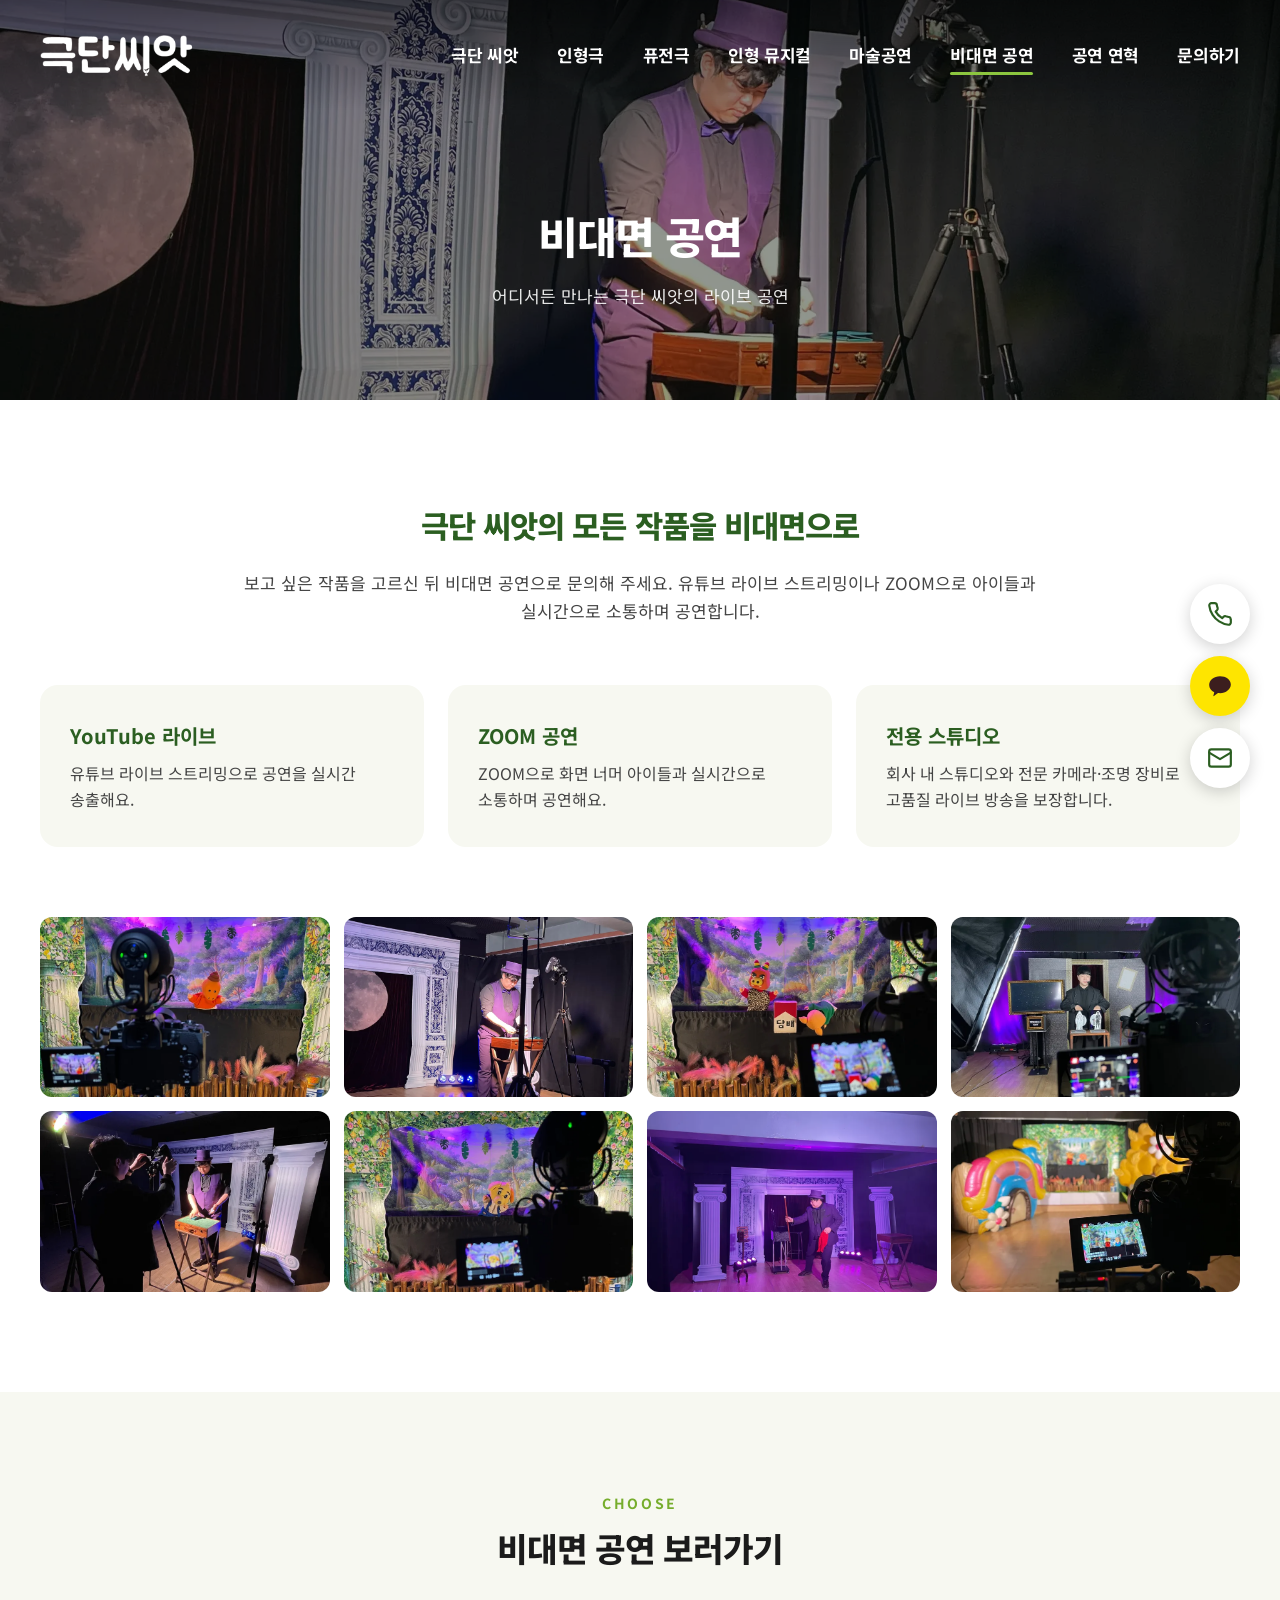
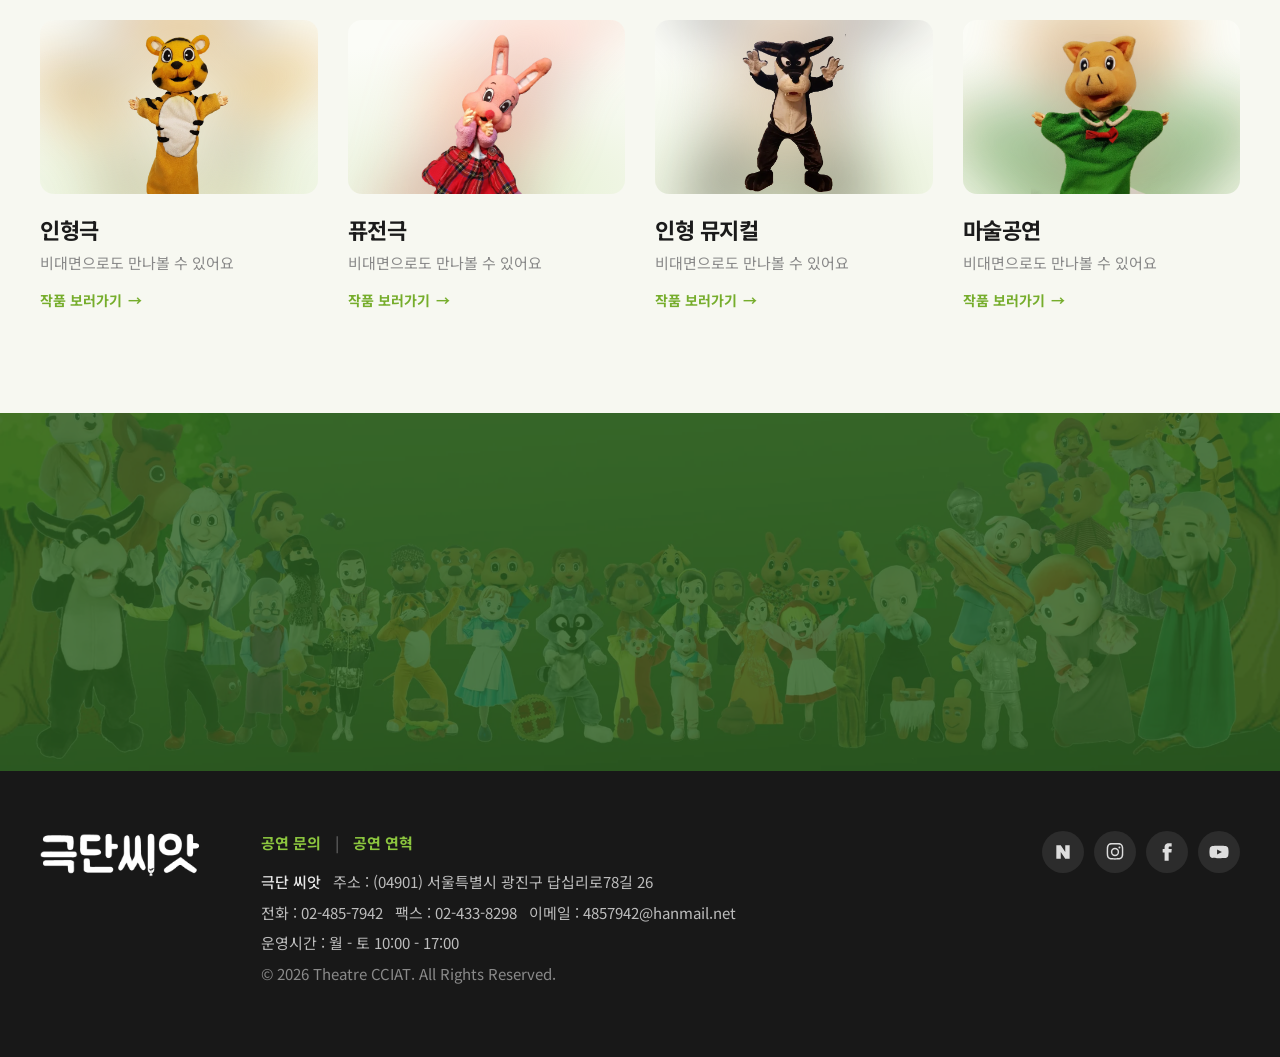
<file: untact.html>
<!doctype html>
<html lang="ko">
<head>
<meta charset="utf-8">
<meta name="viewport" content="width=device-width, initial-scale=1">
<title>비대면 공연 | 극단 씨앗</title>
<meta name="description" content="유튜브 라이브, ZOOM으로 만나는 극단 씨앗의 비대면 인형극·마술공연. 전용 스튜디오와 전문 장비로 진행합니다.">
<meta property="og:type" content="website">
<meta property="og:site_name" content="극단 씨앗">
<meta property="og:title" content="비대면 공연 | 극단 씨앗">
<meta property="og:description" content="유튜브 라이브, ZOOM으로 만나는 극단 씨앗의 비대면 인형극·마술공연. 전용 스튜디오와 전문 장비로 진행합니다.">
<meta property="og:image" content="assets/img/og.webp">
<meta name="theme-color" content="#2b5e21">
<link rel="icon" href="assets/img/favicon-32.png" sizes="32x32">
<link rel="apple-touch-icon" href="assets/img/favicon.png">
<link rel="preconnect" href="https://fonts.googleapis.com">
<link rel="preconnect" href="https://fonts.gstatic.com" crossorigin>
<link href="https://fonts.googleapis.com/css2?family=Noto+Sans+KR:wght@400;500;700;800;900&display=swap" rel="stylesheet">
<link rel="stylesheet" href="assets/css/style.css">
</head>
<body>
<a class="sr-only" href="#main">본문 바로가기</a>
<header class="header">
  <div class="wrap">
    <a class="logo" href="index.html" aria-label="극단 씨앗 홈"><img src="assets/img/logo-white.png" alt="극단 씨앗" width="300" height="86"></a>
    <nav class="gnb" aria-label="주 메뉴"><a href="about.html">극단 씨앗</a><a href="puppet.html">인형극</a><a href="fusion.html">퓨전극</a><a href="musical.html">인형 뮤지컬</a><a href="magic.html">마술공연</a><a href="untact.html" aria-current="page">비대면 공연</a><a href="history.html">공연 연혁</a><a href="contact.html">문의하기</a></nav>
    <button class="menu-btn" type="button" aria-label="메뉴 열기" aria-expanded="false" aria-controls="m-nav"><span></span></button>
  </div>
</header>
<div class="m-nav" id="m-nav" role="dialog" aria-modal="true" aria-label="전체 메뉴">
  <div class="m-nav__top"><a href="index.html"><img src="assets/img/logo-green.png" alt="극단 씨앗"></a><button class="m-nav__close" type="button" aria-label="메뉴 닫기"></button></div>
  <ul><li><a href="about.html">극단 씨앗</a></li><li><a href="puppet.html">인형극</a></li><li><a href="fusion.html">퓨전극</a></li><li><a href="musical.html">인형 뮤지컬</a></li><li><a href="magic.html">마술공연</a></li><li><a href="untact.html" aria-current="page">비대면 공연</a></li><li><a href="history.html">공연 연혁</a></li><li><a href="contact.html">문의하기</a></li></ul>
  <div class="m-nav__contact">공연 문의<a href="tel:02-485-7942">02-485-7942</a>월 - 토 10:00 - 17:00</div>
</div>
<main id="main">
<section class="sv">
  <img class="sv__bg" src="assets/img/sv-untact.webp" alt="" fetchpriority="high">
  <div class="sv__inner"><h1 class="sv__title">비대면 공연</h1><p class="sv__desc">어디서든 만나는 극단 씨앗의 라이브 공연</p></div>
</section>
<section class="section">
  <div class="wrap">
    <div class="intro reveal">
      <h2 class="intro__title">극단 씨앗의 모든 작품을 비대면으로</h2>
      <p>보고 싶은 작품을 고르신 뒤 비대면 공연으로 문의해 주세요. 유튜브 라이브 스트리밍이나 ZOOM으로 아이들과 실시간으로 소통하며 공연합니다.</p>
    </div>
    <ul class="untact-info">
      <li class="reveal"><b>YouTube 라이브</b><p>유튜브 라이브 스트리밍으로 공연을 실시간 송출해요.</p></li>
      <li class="reveal"><b>ZOOM 공연</b><p>ZOOM으로 화면 너머 아이들과 실시간으로 소통하며 공연해요.</p></li>
      <li class="reveal"><b>전용 스튜디오</b><p>회사 내 스튜디오와 전문 카메라·조명 장비로 고품질 라이브 방송을 보장합니다.</p></li>
    </ul>
    <div class="gallery">
      <img class="reveal" src="assets/img/untact-0.webp" alt="비대면 공연 촬영 현장" loading="lazy"><img class="reveal" src="assets/img/untact-1.webp" alt="비대면 공연 촬영 현장" loading="lazy"><img class="reveal" src="assets/img/untact-2.webp" alt="비대면 공연 촬영 현장" loading="lazy"><img class="reveal" src="assets/img/untact-3.webp" alt="비대면 공연 촬영 현장" loading="lazy"><img class="reveal" src="assets/img/untact-4.webp" alt="비대면 공연 촬영 현장" loading="lazy"><img class="reveal" src="assets/img/untact-5.webp" alt="비대면 공연 촬영 현장" loading="lazy"><img class="reveal" src="assets/img/untact-6.webp" alt="비대면 공연 촬영 현장" loading="lazy"><img class="reveal" src="assets/img/untact-7.webp" alt="비대면 공연 촬영 현장" loading="lazy">
    </div>
  </div>
</section>
<section class="section section--cream">
  <div class="wrap">
    <div class="sec-head reveal"><span class="sec-head__eyebrow">CHOOSE</span><h2 class="sec-head__title">비대면 공연 보러가기</h2></div>
    <div class="grid" style="grid-template-columns:repeat(auto-fit,minmax(240px,1fr))"><a class="card reveal" href="puppet.html" data-group="">
  <div class="card__thumb card__thumb--contain"><span class="card__blur" style="background-image:url('assets/img/untact-link-0.webp')" aria-hidden="true"></span><img src="assets/img/untact-link-0.webp" alt="인형극" width="700" height="1102" loading="lazy"></div>
  <h3 class="card__title">인형극</h3>
  <p class="card__desc">비대면으로도 만나볼 수 있어요</p>
  <span class="card__more">작품 보러가기</span>
</a><a class="card reveal" href="fusion.html" data-group="">
  <div class="card__thumb card__thumb--contain"><span class="card__blur" style="background-image:url('assets/img/untact-link-1.webp')" aria-hidden="true"></span><img src="assets/img/untact-link-1.webp" alt="퓨전극" width="700" height="850" loading="lazy"></div>
  <h3 class="card__title">퓨전극</h3>
  <p class="card__desc">비대면으로도 만나볼 수 있어요</p>
  <span class="card__more">작품 보러가기</span>
</a><a class="card reveal" href="musical.html" data-group="">
  <div class="card__thumb card__thumb--contain"><span class="card__blur" style="background-image:url('assets/img/untact-link-2.webp')" aria-hidden="true"></span><img src="assets/img/untact-link-2.webp" alt="인형 뮤지컬" width="405" height="621" loading="lazy"></div>
  <h3 class="card__title">인형 뮤지컬</h3>
  <p class="card__desc">비대면으로도 만나볼 수 있어요</p>
  <span class="card__more">작품 보러가기</span>
</a><a class="card reveal" href="magic.html" data-group="">
  <div class="card__thumb card__thumb--contain"><span class="card__blur" style="background-image:url('assets/img/untact-link-3.webp')" aria-hidden="true"></span><img src="assets/img/untact-link-3.webp" alt="마술공연" width="700" height="799" loading="lazy"></div>
  <h3 class="card__title">마술공연</h3>
  <p class="card__desc">비대면으로도 만나볼 수 있어요</p>
  <span class="card__more">작품 보러가기</span>
</a></div>
  </div>
</section>
<section class="cta">
  <img class="cta__bg" src="assets/img/cast-line.webp" alt="" loading="lazy">
  <div class="wrap">
    <h2 class="cta__title reveal">우리 기관에 맞는 공연이 궁금하신가요?</h2>
    <p class="cta__desc reveal">관람 인원, 장소, 날짜를 알려 주시면 꼭 맞는 작품을 추천해 드릴게요.</p>
    <div class="cta__btns reveal">
      <a class="btn btn--white" href="tel:02-485-7942"><svg viewBox="0 0 24 24" fill="none" stroke="currentColor" stroke-width="2" stroke-linecap="round" stroke-linejoin="round" aria-hidden="true"><path d="M22 16.9v3a2 2 0 0 1-2.2 2 19.8 19.8 0 0 1-8.6-3.1 19.5 19.5 0 0 1-6-6A19.8 19.8 0 0 1 2.1 4.2 2 2 0 0 1 4.1 2h3a2 2 0 0 1 2 1.7c.1.9.4 1.8.7 2.7a2 2 0 0 1-.5 2.1L8 9.8a16 16 0 0 0 6 6l1.3-1.3a2 2 0 0 1 2.1-.4c.9.3 1.8.6 2.7.7a2 2 0 0 1 1.7 2z"/></svg> 02-485-7942</a>
      <a class="btn btn--kakao" href="http://pf.kakao.com/_xkqhhs/chat" target="_blank" rel="noopener"><svg viewBox="0 0 24 24" aria-hidden="true"><path fill="#3c1e1e" d="M12 3C6.5 3 2 6.6 2 11c0 2.8 1.9 5.3 4.7 6.7-.2.8-.7 2.8-.8 3.2-.1.5.2.5.4.4.2-.1 2.9-2 4-2.8.6.1 1.1.1 1.7.1 5.5 0 10-3.6 10-8S17.5 3 12 3z"/></svg> 카카오톡 문의</a>
      <a class="btn btn--line" href="contact.html">문의 안내 보기</a>
    </div>
  </div>
</section>
</main>
<footer class="footer">
  <div class="wrap">
    <div class="footer__logo"><img src="assets/img/logo-white.png" alt="극단 씨앗" width="160" height="46"></div>
    <div class="footer__info">
      <div class="footer__links"><a href="contact.html">공연 문의</a><span>|</span><a href="history.html">공연 연혁</a></div>
      <p><b>극단 씨앗</b> &nbsp; 주소 : (04901) 서울특별시 광진구 답십리로78길 26</p>
      <p>전화 : <a href="tel:02-485-7942">02-485-7942</a> &nbsp; 팩스 : 02-433-8298 &nbsp; 이메일 : <a href="mailto:4857942@hanmail.net">4857942@hanmail.net</a></p>
      <p>운영시간 : 월 - 토 10:00 - 17:00</p>
      <p class="footer__copy">© 2026 Theatre CCIAT. All Rights Reserved.</p>
    </div>
    <div class="footer__sns">
      <a href="https://cafe.naver.com/cciat" target="_blank" rel="noopener" aria-label="네이버 카페"><svg viewBox="0 0 24 24" aria-hidden="true"><path d="M4 4h5.3l5.4 8V4H20v16h-5.3l-5.4-8v8H4z"/></svg></a>
      <a href="https://www.instagram.com/seed_kids_tainment/" target="_blank" rel="noopener" aria-label="인스타그램"><svg viewBox="0 0 24 24" aria-hidden="true"><path d="M12 7a5 5 0 1 0 0 10 5 5 0 0 0 0-10zm0 8.2a3.2 3.2 0 1 1 0-6.4 3.2 3.2 0 0 1 0 6.4zM17.3 5.5a1.2 1.2 0 1 0 0 2.4 1.2 1.2 0 0 0 0-2.4zM21.9 7.1c-.1-1.6-.4-3-1.6-4.2-1.2-1.2-2.6-1.5-4.2-1.6C14.5 1.2 9.5 1.2 7.9 1.3 6.3 1.4 4.9 1.7 3.7 2.9 2.5 4.1 2.2 5.5 2.1 7.1 2 8.7 2 13.7 2.1 15.3c.1 1.6.4 3 1.6 4.2 1.2 1.2 2.6 1.5 4.2 1.6 1.6.1 6.6.1 8.2 0 1.6-.1 3-.4 4.2-1.6 1.2-1.2 1.5-2.6 1.6-4.2.1-1.6.1-6.6 0-8.2zm-2.1 10a3.3 3.3 0 0 1-1.9 1.9c-1.3.5-4.4.4-5.9.4s-4.6.1-5.9-.4a3.3 3.3 0 0 1-1.9-1.9c-.5-1.3-.4-4.4-.4-5.9s-.1-4.6.4-5.9a3.3 3.3 0 0 1 1.9-1.9c1.3-.5 4.4-.4 5.9-.4s4.6-.1 5.9.4a3.3 3.3 0 0 1 1.9 1.9c.5 1.3.4 4.4.4 5.9s.1 4.6-.4 5.9z"/></svg></a>
      <a href="https://www.facebook.com/seedtainment" target="_blank" rel="noopener" aria-label="페이스북"><svg viewBox="0 0 24 24" aria-hidden="true"><path d="M14 8.5V6.6c0-.9.6-1.1 1-1.1h2.6V1.6L14 1.5c-4 0-4.9 3-4.9 4.9v2.1H6.8v4.1h2.3V22.5H14V12.6h3.3l.4-4.1z"/></svg></a>
      <a href="https://www.youtube.com/channel/UC2KgbLecmBoqmbRjazurhUA" target="_blank" rel="noopener" aria-label="유튜브"><svg viewBox="0 0 24 24" aria-hidden="true"><path d="M23 7.2a3 3 0 0 0-2.1-2.1C19 4.6 12 4.6 12 4.6s-7 0-8.9.5A3 3 0 0 0 1 7.2 31 31 0 0 0 .5 12a31 31 0 0 0 .5 4.8 3 3 0 0 0 2.1 2.1c1.9.5 8.9.5 8.9.5s7 0 8.9-.5a3 3 0 0 0 2.1-2.1 31 31 0 0 0 .5-4.8 31 31 0 0 0-.5-4.8zM9.7 15V9l5.8 3z"/></svg></a>
    </div>
  </div>
</footer>
<div class="quick" aria-label="빠른 문의">
  <a href="tel:02-485-7942" aria-label="전화 문의" style="color:var(--green-700)"><svg viewBox="0 0 24 24" fill="none" stroke="currentColor" stroke-width="2" stroke-linecap="round" stroke-linejoin="round" aria-hidden="true"><path d="M22 16.9v3a2 2 0 0 1-2.2 2 19.8 19.8 0 0 1-8.6-3.1 19.5 19.5 0 0 1-6-6A19.8 19.8 0 0 1 2.1 4.2 2 2 0 0 1 4.1 2h3a2 2 0 0 1 2 1.7c.1.9.4 1.8.7 2.7a2 2 0 0 1-.5 2.1L8 9.8a16 16 0 0 0 6 6l1.3-1.3a2 2 0 0 1 2.1-.4c.9.3 1.8.6 2.7.7a2 2 0 0 1 1.7 2z"/></svg></a>
  <a class="quick__kakao" href="http://pf.kakao.com/_xkqhhs/chat" target="_blank" rel="noopener" aria-label="카카오톡 문의"><svg viewBox="0 0 24 24" aria-hidden="true"><path fill="#3c1e1e" d="M12 3C6.5 3 2 6.6 2 11c0 2.8 1.9 5.3 4.7 6.7-.2.8-.7 2.8-.8 3.2-.1.5.2.5.4.4.2-.1 2.9-2 4-2.8.6.1 1.1.1 1.7.1 5.5 0 10-3.6 10-8S17.5 3 12 3z"/></svg></a>
  <a href="mailto:4857942@hanmail.net" aria-label="이메일 문의" style="color:var(--green-700)"><svg viewBox="0 0 24 24" fill="none" stroke="currentColor" stroke-width="2" stroke-linecap="round" stroke-linejoin="round" aria-hidden="true"><rect x="2" y="4" width="20" height="16" rx="2"/><path d="m22 7-10 6L2 7"/></svg></a>
  <button class="quick__top" type="button" aria-label="맨 위로"><svg viewBox="0 0 24 24" fill="none" stroke="currentColor" stroke-width="2.5" stroke-linecap="round" stroke-linejoin="round" aria-hidden="true"><path d="M12 19V5M5 12l7-7 7 7"/></svg>TOP</button>
</div>
<div class="modal" role="dialog" aria-modal="true" aria-labelledby="modal-title">
  <div class="modal__dim"></div>
  <div class="modal__box">
    <div class="modal__head"><div><p class="modal__cat"></p><h2 class="modal__title" id="modal-title"></h2></div><button class="modal__close" type="button" aria-label="닫기"></button></div>
    <div class="modal__body"></div>
    <div class="modal__foot">
      <a class="btn btn--accent" href="tel:02-485-7942"><svg viewBox="0 0 24 24" fill="none" stroke="currentColor" stroke-width="2" stroke-linecap="round" stroke-linejoin="round" aria-hidden="true"><path d="M22 16.9v3a2 2 0 0 1-2.2 2 19.8 19.8 0 0 1-8.6-3.1 19.5 19.5 0 0 1-6-6A19.8 19.8 0 0 1 2.1 4.2 2 2 0 0 1 4.1 2h3a2 2 0 0 1 2 1.7c.1.9.4 1.8.7 2.7a2 2 0 0 1-.5 2.1L8 9.8a16 16 0 0 0 6 6l1.3-1.3a2 2 0 0 1 2.1-.4c.9.3 1.8.6 2.7.7a2 2 0 0 1 1.7 2z"/></svg> 전화 문의 02-485-7942</a>
      <a class="btn btn--kakao" href="http://pf.kakao.com/_xkqhhs/chat" target="_blank" rel="noopener"><svg viewBox="0 0 24 24" aria-hidden="true"><path fill="#3c1e1e" d="M12 3C6.5 3 2 6.6 2 11c0 2.8 1.9 5.3 4.7 6.7-.2.8-.7 2.8-.8 3.2-.1.5.2.5.4.4.2-.1 2.9-2 4-2.8.6.1 1.1.1 1.7.1 5.5 0 10-3.6 10-8S17.5 3 12 3z"/></svg> 카카오톡 문의</a>
    </div>
  </div>
</div>
<script src="assets/js/main.js"></script>
</body>
</html>
</file>
<file: assets/css/style.css>
/* 극단 씨앗 — 공통 스타일 (참고: 힐링매직 레이아웃) */
:root {
  --green-900: #1f4618;
  --green-700: #2b5e21;   /* 로고 녹색 */
  --green-500: #6c8c4b;
  --accent: #8cc63f;      /* 새싹 라임 — 버튼·활성 탭 */
  --accent-dark: #76ad2c;
  --cream: #f7f8f1;
  --ink: #1b1b1b;
  --gray-700: #444;
  --gray-500: #888;
  --gray-300: #d9d9d9;
  --gray-100: #f3f3f3;
  --footer: #181818;
  --header-h: 110px;
  --wrap: 1400px;
  --radius: 14px;
  --font: "Noto Sans KR", "Apple SD Gothic Neo", "Malgun Gothic", sans-serif;
}

*, *::before, *::after { box-sizing: border-box; }
html { scroll-behavior: smooth; -webkit-text-size-adjust: 100%; }
body {
  margin: 0;
  font-family: var(--font);
  color: var(--ink);
  background: #fff;
  line-height: 1.65;
  word-break: keep-all;
  overflow-x: hidden;
}
img, video { max-width: 100%; display: block; }
a { color: inherit; text-decoration: none; }
button { font: inherit; cursor: pointer; border: 0; background: none; color: inherit; }
h1, h2, h3, h4, p, ul, ol, dl, dd { margin: 0; }
ul { padding: 0; list-style: none; }
.wrap { width: 100%; max-width: var(--wrap); margin: 0 auto; padding: 0 40px; }
.sr-only { position: absolute; width: 1px; height: 1px; overflow: hidden; clip: rect(0 0 0 0); white-space: nowrap; }
:focus-visible { outline: 3px solid var(--accent); outline-offset: 3px; }

/* ---------- 헤더 ---------- */
.header {
  position: fixed; inset: 0 0 auto 0; z-index: 100;
  height: var(--header-h);
  color: #fff;
  transition: background .3s, height .3s, box-shadow .3s;
}
.header::before {
  content: ""; position: absolute; inset: 0;
  background: linear-gradient(to bottom, rgba(0,0,0,.45), rgba(0,0,0,0));
  pointer-events: none; transition: opacity .3s;
}
.header .wrap { position: relative; height: 100%; display: flex; align-items: center; justify-content: space-between; max-width: none; padding: 0 40px; }
.logo { display: flex; align-items: center; gap: 12px; flex-shrink: 0; }
.logo img { height: 44px; width: auto; }
.gnb { display: flex; align-items: center; gap: clamp(18px, 3vw, 64px); }
.gnb a { font-size: 19px; font-weight: 700; letter-spacing: -.02em; position: relative; padding: 6px 0; white-space: nowrap; }
.gnb a::after {
  content: ""; position: absolute; left: 0; right: 0; bottom: 0; height: 3px; border-radius: 3px;
  background: var(--accent); transform: scaleX(0); transition: transform .25s;
}
.gnb a:hover::after, .gnb a[aria-current="page"]::after { transform: scaleX(1); }
.header.is-scrolled { height: 80px; background: rgba(20, 32, 16, .92); backdrop-filter: blur(8px); box-shadow: 0 4px 20px rgba(0,0,0,.15); }
.header.is-scrolled::before { opacity: 0; }
.header.is-scrolled .logo img { height: 36px; }

.menu-btn { display: none; width: 44px; height: 44px; position: relative; }
.menu-btn span, .menu-btn::before, .menu-btn::after {
  content: ""; position: absolute; left: 10px; right: 10px; height: 2px; background: currentColor; border-radius: 2px; transition: transform .3s, opacity .3s;
}
.menu-btn::before { top: 14px; } .menu-btn span { top: 21px; } .menu-btn::after { top: 28px; }

/* 모바일 메뉴 */
.m-nav {
  position: fixed; inset: 0; z-index: 200; background: #fff; color: var(--ink);
  transform: translateX(100%); transition: transform .35s ease; display: flex; flex-direction: column;
  visibility: hidden;
}
.m-nav.is-open { transform: none; visibility: visible; }
.m-nav__top { display: flex; align-items: center; justify-content: space-between; height: 72px; padding: 0 16px; border-bottom: 1px solid var(--gray-300); }
.m-nav__top img { height: 34px; }
.m-nav__close { width: 44px; height: 44px; position: relative; }
.m-nav__close::before, .m-nav__close::after { content: ""; position: absolute; left: 10px; right: 10px; top: 21px; height: 2px; background: var(--ink); }
.m-nav__close::before { transform: rotate(45deg); } .m-nav__close::after { transform: rotate(-45deg); }
.m-nav ul { padding: 12px 16px; overflow-y: auto; }
.m-nav li a { display: block; padding: 16px 4px; font-size: 18px; font-weight: 700; border-bottom: 1px solid var(--gray-100); }
.m-nav li a[aria-current="page"] { color: var(--green-700); }
.m-nav__contact { margin-top: auto; padding: 20px 16px 28px; background: var(--cream); font-size: 15px; }
.m-nav__contact a { display: block; font-weight: 700; font-size: 20px; color: var(--green-700); }

/* ---------- 메인 비주얼 ---------- */
.mv { position: relative; height: 100vh; height: 100svh; min-height: 560px; overflow: hidden; background: #0b1208; color: #fff; }
.mv video, .mv .mv__poster { position: absolute; inset: 0; width: 100%; height: 100%; object-fit: cover; }
.mv::after { content: ""; position: absolute; inset: 0; background: linear-gradient(180deg, rgba(0,0,0,.25) 0%, rgba(0,0,0,.1) 40%, rgba(0,0,0,.65) 100%); }
.mv__copy { position: absolute; z-index: 2; left: 0; right: 0; bottom: 14vh; text-align: center; padding: 0 16px; }
.mv__eyebrow { display: inline-block; font-size: 15px; font-weight: 700; letter-spacing: .2em; color: var(--accent); margin-bottom: 18px; }
.mv__title { font-size: clamp(30px, 4.6vw, 64px); font-weight: 900; line-height: 1.25; letter-spacing: -.03em; text-shadow: 0 4px 24px rgba(0,0,0,.4); }
.mv__desc { margin-top: 18px; font-size: clamp(15px, 1.3vw, 19px); opacity: .9; }
.mv__scroll { position: absolute; z-index: 2; left: 50%; bottom: 28px; transform: translateX(-50%); width: 26px; height: 42px; border: 2px solid rgba(255,255,255,.7); border-radius: 14px; }
.mv__scroll::after { content: ""; position: absolute; left: 50%; top: 8px; width: 4px; height: 8px; margin-left: -2px; border-radius: 2px; background: #fff; animation: scrollDot 1.8s infinite; }
@keyframes scrollDot { 0% { transform: translateY(0); opacity: 1; } 80% { transform: translateY(14px); opacity: 0; } 100% { opacity: 0; } }

/* ---------- 서브 비주얼 ---------- */
.sv { position: relative; height: 400px; display: flex; align-items: center; justify-content: center; color: #fff; overflow: hidden; background: var(--green-900); }
.sv__bg { position: absolute; inset: 0; width: 100%; height: 100%; object-fit: cover; transform: scale(1.05); animation: svZoom 8s ease-out forwards; }
@keyframes svZoom { to { transform: scale(1); } }
.sv::after { content: ""; position: absolute; inset: 0; background: rgba(10, 22, 6, .45); }
.sv__inner { position: relative; z-index: 1; text-align: center; padding: var(--header-h) 16px 0; }
.sv__title { font-size: clamp(30px, 3.4vw, 44px); font-weight: 800; letter-spacing: -.03em; }
.sv__desc { margin-top: 10px; font-size: 17px; opacity: .9; }

/* ---------- 공통 섹션 ---------- */
.section { padding: 100px 0; }
.section--tight { padding: 70px 0; }
.section--cream { background: var(--cream); }
.sec-head { text-align: center; margin-bottom: 50px; }
.sec-head__eyebrow { display: block; font-size: 14px; font-weight: 700; letter-spacing: .18em; color: var(--accent-dark); margin-bottom: 10px; }
.sec-head__title { font-size: clamp(26px, 2.6vw, 38px); font-weight: 800; letter-spacing: -.03em; line-height: 1.35; }
.sec-head__desc { margin-top: 14px; color: var(--gray-700); font-size: 17px; }

/* 소개 문단 (각 장르 페이지 상단) */
.intro { max-width: 860px; margin: 0 auto 60px; text-align: center; }
.intro__title { font-size: clamp(24px, 2.4vw, 34px); font-weight: 800; letter-spacing: -.03em; color: var(--green-700); margin-bottom: 18px; }
.intro p { font-size: 17px; color: var(--gray-700); }

/* ---------- 탭 (ALL / 분류) ---------- */
.tabs { display: flex; flex-wrap: wrap; gap: 12px; margin-bottom: 50px; }
.tab {
  min-width: 140px; padding: 14px 28px; border-radius: 140px; border: 1px solid var(--gray-300);
  background: #fff; color: var(--gray-500); font-size: 17px; font-weight: 500; transition: all .2s;
}
.tab:hover { border-color: var(--accent); color: var(--accent-dark); }
.tab.is-active { background: var(--accent); border-color: var(--accent); color: #fff; font-weight: 700; }

/* ---------- 카드 그리드 ---------- */
.grid { display: grid; grid-template-columns: repeat(3, 1fr); gap: 50px 30px; }
.card { display: flex; flex-direction: column; text-align: left; width: 100%; }
.card[hidden] { display: none; }
.card__thumb {
  position: relative; aspect-ratio: 16 / 10; overflow: hidden; border-radius: var(--radius);
  background: radial-gradient(120% 90% at 50% 100%, #e3efcf 0%, #f4f8ec 60%, #fbfcf7 100%);
}
.card__thumb img { width: 100%; height: 100%; object-fit: cover; transition: transform .5s ease; }
.card__thumb--contain img { object-fit: contain; padding: 14px 10px 0; object-position: center bottom; }
.card:hover .card__thumb img { transform: scale(1.05); }
.card__badge { position: absolute; left: 14px; top: 14px; z-index: 1; padding: 4px 12px; border-radius: 30px; background: rgba(255,255,255,.92); color: var(--green-700); font-size: 13px; font-weight: 700; }
.card__title { margin-top: 20px; font-size: 22px; font-weight: 700; letter-spacing: -.02em; line-height: 1.4; }
.card__desc { margin-top: 6px; font-size: 15px; color: var(--gray-500); }
.card__more { margin-top: 14px; display: inline-flex; align-items: center; gap: 6px; font-size: 14px; font-weight: 700; color: var(--accent-dark); }
.card__more::after { content: "→"; transition: transform .2s; }
.card:hover .card__more::after { transform: translateX(4px); }

/* 포스터형 카드 (마술 프로그램) */
.grid--poster { grid-template-columns: repeat(4, 1fr); gap: 40px 24px; }
.card__thumb--poster { aspect-ratio: 1 / 1; background: #111; }

/* ---------- FAQ / 진행 안내 ---------- */
.flow { display: flex; align-items: center; justify-content: center; gap: 18px; flex-wrap: wrap; margin-bottom: 60px; }
.flow__step { min-width: 170px; padding: 22px 26px; border-radius: 18px; background: #fff; border: 2px solid var(--accent); text-align: center; }
.flow__step b { display: block; font-size: 19px; color: var(--green-700); }
.flow__step span { font-size: 14px; color: var(--gray-500); }
.flow__step--edge { background: var(--green-700); border-color: var(--green-700); color: #fff; font-weight: 800; letter-spacing: .05em; min-width: 120px; }
.flow__arrow { color: var(--accent-dark); font-size: 24px; font-weight: 700; }

.faq { max-width: 960px; margin: 0 auto; display: grid; gap: 16px; }
.faq details { background: #fff; border-radius: var(--radius); border: 1px solid var(--gray-300); overflow: hidden; }
.faq summary { list-style: none; cursor: pointer; padding: 24px 64px 24px 28px; font-size: 18px; font-weight: 700; position: relative; }
.faq summary::-webkit-details-marker { display: none; }
.faq summary::before { content: "Q."; color: var(--accent-dark); margin-right: 8px; }
.faq summary::after { content: "+"; position: absolute; right: 28px; top: 50%; transform: translateY(-50%); font-size: 26px; font-weight: 400; color: var(--gray-500); transition: transform .2s; }
.faq details[open] summary::after { transform: translateY(-50%) rotate(45deg); }
.faq .faq__a { padding: 0 28px 26px 56px; color: var(--gray-700); font-size: 16px; }

/* ---------- 문의 띠 ---------- */
.cta { position: relative; padding: 90px 0; background: var(--green-700); color: #fff; text-align: center; overflow: hidden; }
.cta__bg { position: absolute; inset: auto 0 0 0; width: 100%; opacity: .18; pointer-events: none; }
.cta .wrap { position: relative; }
.cta__title { font-size: clamp(24px, 2.4vw, 34px); font-weight: 800; letter-spacing: -.03em; }
.cta__desc { margin-top: 10px; opacity: .85; font-size: 17px; }
.cta__btns { margin-top: 34px; display: flex; flex-wrap: wrap; justify-content: center; gap: 14px; }
.btn { display: inline-flex; align-items: center; justify-content: center; gap: 10px; min-height: 56px; padding: 0 30px; border-radius: 60px; font-size: 17px; font-weight: 700; transition: transform .2s, background .2s; }
.btn:hover { transform: translateY(-2px); }
.btn--accent { background: var(--accent); color: #fff; }
.btn--accent:hover { background: var(--accent-dark); }
.btn--white { background: #fff; color: var(--green-700); }
.btn--kakao { background: #fee500; color: #191919; }
.btn--line { border: 1px solid rgba(255,255,255,.6); color: #fff; }
.btn svg { width: 20px; height: 20px; }

/* ---------- 푸터 ---------- */
.footer { background: var(--footer); color: #bdbdbd; padding: 60px 0 70px; font-size: 15px; }
.footer .wrap { display: flex; gap: 60px; align-items: flex-start; max-width: none; padding: 0 40px; }
.footer__logo img { height: 46px; width: auto; }
.footer__links { display: flex; gap: 14px; margin-bottom: 14px; font-weight: 700; color: var(--accent); }
.footer__links span { color: #555; }
.footer__info p + p { margin-top: 6px; }
.footer__info b { color: #e5e5e5; font-weight: 500; }
.footer__copy { margin-top: 16px; color: #8a8a8a; }
.footer__sns { margin-left: auto; display: flex; gap: 10px; }
.footer__sns a { width: 42px; height: 42px; border-radius: 50%; background: #2c2c2c; display: grid; place-items: center; transition: background .2s; }
.footer__sns a:hover { background: var(--green-700); }
.footer__sns svg { width: 20px; height: 20px; fill: #ddd; }

/* ---------- 떠 있는 문의 버튼 ---------- */
.quick { position: fixed; right: 30px; bottom: 40px; z-index: 90; display: flex; flex-direction: column; gap: 12px; }
.quick a, .quick button {
  width: 60px; height: 60px; border-radius: 50%; background: #fff; display: grid; place-items: center;
  box-shadow: 0 4px 16px rgba(0,0,0,.18); transition: transform .2s;
}
.quick a:hover, .quick button:hover { transform: translateY(-3px); }
.quick svg { width: 26px; height: 26px; }
.quick__kakao { background: #fee500 !important; }
.quick__top { flex-direction: column; font-size: 11px; font-weight: 800; color: var(--accent-dark); gap: 0; line-height: 1; opacity: 0; pointer-events: none; transition: opacity .3s, transform .2s !important; }
.quick__top.is-show { opacity: 1; pointer-events: auto; }
.quick__top svg { width: 18px; height: 18px; margin-bottom: 2px; }

/* ---------- 모달 (작품 상세) ---------- */
.modal { position: fixed; inset: 0; z-index: 300; display: none; }
.modal.is-open { display: block; }
.modal__dim { position: absolute; inset: 0; background: rgba(0,0,0,.6); }
.modal__box {
  position: absolute; left: 50%; top: 50%; transform: translate(-50%, -50%);
  width: min(1000px, calc(100% - 40px)); max-height: calc(100% - 60px); overflow-y: auto;
  background: #fff; border-radius: 20px; overscroll-behavior: contain;
}
.modal__head { position: sticky; top: 0; z-index: 2; background: #fff; display: flex; align-items: center; justify-content: space-between; gap: 20px; padding: 26px 34px 20px; border-bottom: 1px solid var(--gray-100); }
.modal__cat { font-size: 14px; font-weight: 700; color: var(--accent-dark); }
.modal__title { font-size: 26px; font-weight: 800; letter-spacing: -.03em; }
.modal__close { width: 44px; height: 44px; flex-shrink: 0; position: relative; border-radius: 50%; background: var(--gray-100); }
.modal__close::before, .modal__close::after { content: ""; position: absolute; left: 13px; right: 13px; top: 21px; height: 2px; background: var(--ink); }
.modal__close::before { transform: rotate(45deg); } .modal__close::after { transform: rotate(-45deg); }
.modal__body { padding: 30px 34px 40px; }
.work { display: grid; grid-template-columns: 260px 1fr; gap: 30px; padding: 30px 0; border-bottom: 1px solid var(--gray-100); }
.work:first-child { padding-top: 0; }
.work:last-child { border-bottom: 0; padding-bottom: 0; }
.work--noimg { grid-template-columns: 1fr; }
.work__img { border-radius: 12px; overflow: hidden; background: var(--cream); align-self: start; }
.work__img img { width: 100%; height: auto; }
.work__num { font-size: 14px; font-weight: 800; color: var(--accent-dark); }
.work__name { font-size: 22px; font-weight: 800; letter-spacing: -.02em; margin: 2px 0 12px; }
.work__tags { display: flex; flex-wrap: wrap; gap: 6px; margin-bottom: 12px; }
.work__tags li { padding: 3px 12px; border-radius: 30px; background: #eef6e2; color: var(--green-700); font-size: 13px; font-weight: 500; }
.work__cast { font-size: 14px; color: var(--gray-500); margin-bottom: 12px; }
.work__cast b { color: var(--gray-700); }
.work__story { font-size: 16px; color: var(--gray-700); white-space: pre-line; }
.modal__foot { padding: 0 34px 34px; display: flex; flex-wrap: wrap; gap: 10px; }
.modal__foot .btn { min-height: 50px; font-size: 16px; }

/* ---------- 소개 페이지 ---------- */
.greet { display: grid; grid-template-columns: 1fr 1.15fr; gap: 70px; align-items: center; }
.greet__img { border-radius: 24px; overflow: hidden; aspect-ratio: 4/3; }
.greet__img img { width: 100%; height: 100%; object-fit: cover; }
.greet__quote { font-size: clamp(26px, 2.5vw, 36px); font-weight: 800; line-height: 1.4; letter-spacing: -.03em; color: var(--green-700); margin-bottom: 26px; }
.greet p { font-size: 17px; color: var(--gray-700); }
.greet p + p { margin-top: 14px; }
.greet__sign { margin-top: 28px !important; font-weight: 700; color: var(--ink) !important; }
.greet__sign span { color: var(--gray-500); font-weight: 400; margin-right: 8px; }

.stats { display: grid; grid-template-columns: repeat(4, 1fr); gap: 20px; }
.stat { background: #fff; border-radius: 18px; padding: 34px 20px; text-align: center; border: 1px solid #e6ecd9; }
.stat b { display: block; font-size: clamp(30px, 3vw, 44px); font-weight: 900; color: var(--green-700); letter-spacing: -.03em; line-height: 1.2; }
.stat span { font-size: 15px; color: var(--gray-500); }

.joy { display: grid; grid-template-columns: 1.1fr 1fr; gap: 60px; align-items: center; }
.joy__imgs { display: grid; grid-template-columns: 1fr 1fr; gap: 14px; }
.joy__imgs img { border-radius: 16px; width: 100%; aspect-ratio: 1; object-fit: cover; }
.joy__imgs img:first-child { grid-row: span 2; aspect-ratio: auto; height: 100%; }
.joy h3 { font-size: clamp(24px, 2.2vw, 32px); font-weight: 800; letter-spacing: -.03em; margin-bottom: 22px; }
.joy p { color: var(--gray-700); font-size: 17px; }
.joy p + p { margin-top: 12px; }

.cast-strip { margin-top: 60px; }
.cast-strip { width: 100%; aspect-ratio: 1920 / 640; object-fit: cover; object-position: center bottom; border-radius: 24px; }

/* ---------- 연혁 ---------- */
.history { max-width: 1100px; margin: 0 auto; }
.year { display: grid; grid-template-columns: 200px 1fr; gap: 40px; padding: 44px 0; border-top: 1px solid var(--gray-300); }
.year:last-child { border-bottom: 1px solid var(--gray-300); }
.year__num { font-size: 44px; font-weight: 900; color: var(--green-700); letter-spacing: -.03em; line-height: 1; position: sticky; top: 110px; align-self: start; }
.year__list li { display: grid; grid-template-columns: 56px 1fr; gap: 10px; padding: 9px 0; font-size: 16px; color: var(--gray-700); }
.year__list li b { color: var(--accent-dark); font-weight: 700; }
.year__list .tag-untact { display: inline-block; margin-right: 6px; padding: 0 8px; border-radius: 20px; background: #eef6e2; color: var(--green-700); font-size: 12px; font-weight: 700; vertical-align: 2px; }
.year__list em { font-style: normal; color: var(--ink); font-weight: 700; }
.history__more { display: block; margin: 40px auto 0; }

/* ---------- 비대면 ---------- */
.untact-info { display: grid; grid-template-columns: repeat(3, 1fr); gap: 24px; margin-bottom: 70px; }
.untact-info li { background: var(--cream); border-radius: 18px; padding: 34px 30px; }
.untact-info b { display: block; font-size: 20px; margin-bottom: 8px; color: var(--green-700); }
.untact-info p { color: var(--gray-700); }
.gallery { display: grid; grid-template-columns: repeat(4, 1fr); gap: 14px; }
.gallery img { width: 100%; aspect-ratio: 16/10; object-fit: cover; border-radius: 12px; }

/* ---------- 영상 ---------- */
.video-box { max-width: 1000px; margin: 0 auto; aspect-ratio: 16/9; border-radius: 20px; overflow: hidden; background: #000; }
.video-box iframe, .video-box video { width: 100%; height: 100%; border: 0; }

/* ---------- 문의 페이지 ---------- */
.contact-grid { display: grid; grid-template-columns: repeat(3, 1fr); gap: 24px; margin-bottom: 70px; }
.contact-card { border-radius: 20px; padding: 40px 30px; background: var(--cream); text-align: center; display: flex; flex-direction: column; align-items: center; gap: 8px; transition: transform .2s, box-shadow .2s; }
.contact-card:hover { transform: translateY(-4px); box-shadow: 0 14px 30px rgba(0,0,0,.08); }
.contact-card__icon { width: 70px; height: 70px; border-radius: 50%; display: grid; place-items: center; background: #fff; margin-bottom: 12px; }
.contact-card__icon svg { width: 32px; height: 32px; }
.contact-card b { font-size: 15px; color: var(--gray-500); font-weight: 500; }
.contact-card strong { font-size: 24px; font-weight: 800; letter-spacing: -.02em; color: var(--green-700); word-break: break-all; }
.contact-card span { font-size: 14px; color: var(--gray-500); }
.contact-info { display: grid; grid-template-columns: 1fr 1fr; gap: 40px; align-items: stretch; }
.contact-info dl { display: grid; grid-template-columns: 110px 1fr; gap: 16px 20px; font-size: 17px; align-content: start; }
.contact-info dt { font-weight: 700; color: var(--green-700); }
.contact-info dd { color: var(--gray-700); }
.map { border-radius: 20px; overflow: hidden; min-height: 340px; background: var(--gray-100); }
.map iframe { width: 100%; height: 100%; min-height: 340px; border: 0; }

/* ---------- 등장 애니메이션 ---------- */
.reveal { opacity: 0; transform: translateY(30px); transition: opacity .8s ease, transform .8s ease; }
.reveal.is-in { opacity: 1; transform: none; }
@media (prefers-reduced-motion: reduce) {
  .reveal { opacity: 1; transform: none; transition: none; }
  .sv__bg { animation: none; transform: none; }
  html { scroll-behavior: auto; }
}

/* ---------- 반응형 ---------- */
@media (max-width: 1280px) {
  .gnb a { font-size: 17px; }
  .grid--poster { grid-template-columns: repeat(3, 1fr); }
}
@media (max-width: 1100px) {
  :root { --header-h: 72px; }
  .gnb { display: none; }
  .menu-btn { display: block; }
  .header .wrap { padding: 0 16px; }
  .logo img { height: 34px; }
  .header.is-scrolled { height: 64px; }
  .header.is-scrolled .logo img { height: 30px; }
  .grid { grid-template-columns: repeat(2, 1fr); gap: 40px 20px; }
  .greet, .joy, .contact-info { grid-template-columns: 1fr; gap: 40px; }
  .stats { grid-template-columns: repeat(2, 1fr); }
  .footer .wrap { flex-wrap: wrap; gap: 30px; padding: 0 16px; }
  .footer__sns { margin-left: 0; }
}
@media (max-width: 760px) {
  .wrap { padding: 0 16px; }
  .section { padding: 64px 0; }
  .section--tight { padding: 48px 0; }
  .sv { height: 260px; }
  .mv__copy { bottom: 32vh; padding: 0 20px; }
  .mv__desc { font-size: 14px; }
  .sv__desc { font-size: 15px; }
  .sec-head { margin-bottom: 34px; }
  .intro { margin-bottom: 40px; }
  .intro p, .greet p, .joy p { font-size: 16px; }
  .tabs { flex-wrap: nowrap; overflow-x: auto; margin: 0 -16px 34px; padding: 0 16px 6px; scrollbar-width: none; }
  .tabs::-webkit-scrollbar { display: none; }
  .tab { min-width: auto; flex-shrink: 0; padding: 10px 20px; font-size: 15px; }
  .grid { grid-template-columns: 1fr; gap: 34px; }
  .grid--poster { grid-template-columns: repeat(2, 1fr); gap: 26px 14px; }
  .grid--poster .card__title { font-size: 17px; margin-top: 12px; }
  .grid--poster .card__desc { font-size: 13px; }
  .card__title { font-size: 20px; margin-top: 16px; }
  .flow { gap: 10px; }
  .flow__step { min-width: 0; padding: 14px 16px; }
  .flow__step b { font-size: 16px; }
  .flow__arrow { transform: rotate(90deg); width: 100%; text-align: center; font-size: 18px; }
  .flow { flex-direction: column; }
  .faq summary { font-size: 16px; padding: 20px 52px 20px 20px; }
  .faq summary::after { right: 20px; }
  .faq .faq__a { padding: 0 20px 22px 20px; font-size: 15px; }
  .year { grid-template-columns: 1fr; gap: 16px; padding: 32px 0; }
  .year__num { font-size: 34px; position: static; }
  .year__list li { grid-template-columns: 46px 1fr; font-size: 15px; }
  .untact-info, .contact-grid { grid-template-columns: 1fr; }
  .gallery { grid-template-columns: repeat(2, 1fr); gap: 8px; }
  .modal__box { width: 100%; max-height: 100%; height: 100%; border-radius: 0; top: 0; left: 0; transform: none; }
  .modal__head { padding: 18px 16px 14px; }
  .modal__title { font-size: 21px; }
  .modal__body { padding: 20px 16px 30px; }
  .modal__foot { padding: 0 16px 30px; }
  .modal__foot .btn { flex: 1 1 100%; }
  .work { grid-template-columns: 1fr; gap: 16px; padding: 24px 0; }
  .work__img { max-width: 360px; }
  .quick { right: 14px; bottom: 16px; gap: 8px; }
  .quick a, .quick button { width: 50px; height: 50px; }
  .quick svg { width: 22px; height: 22px; }
  .contact-info dl { grid-template-columns: 80px 1fr; font-size: 15px; }
  .cta { padding: 64px 0; }
  .cta__btns .btn { flex: 1 1 100%; }
  .footer { padding: 44px 0 100px; font-size: 14px; }
}

/* contain 썸네일: 같은 사진을 흐리게 깔아 빈 곳 채우기 */
.card__blur {
  position: absolute; inset: -30px;
  background: center / cover no-repeat;
  filter: blur(28px) saturate(1.3); opacity: .35;
}
.card__thumb--contain img { position: relative; }
.greet__img { aspect-ratio: auto; background: #fff; }
.greet__img img { height: auto; object-fit: contain; }

/* 마술사 프로필 (사진 + 경력 이미지) */
.prof-row { display: grid; grid-template-columns: minmax(120px, 1fr) 2.4fr; gap: 20px; align-items: center; background: #2a2a2a; border-radius: 16px; padding: 20px; margin-bottom: 16px; }
.prof-row img { width: 100%; }
.prof-row img:first-child { max-height: 420px; object-fit: contain; }
@media (max-width: 760px) {
  .prof-row { grid-template-columns: 1fr; }
  .prof-row img:first-child { max-height: 300px; }
}

/* 메인 영상: 지금 나오는 공연 종류 */
.mv__now { display: inline-flex; align-items: center; gap: 10px; margin-bottom: 22px; padding: 8px 18px 8px 10px; border-radius: 40px; background: rgba(0,0,0,.45); backdrop-filter: blur(6px); }
.mv__now span { padding: 3px 10px; border-radius: 20px; background: var(--accent); color: #fff; font-size: 11px; font-weight: 800; letter-spacing: .08em; }
.mv__now b { display: inline-block; min-width: 6.5em; text-align: left; font-size: 18px; font-weight: 800; }
.mv__now b.is-change { animation: cueIn .35s ease; }
@keyframes cueIn { from { opacity: 0; transform: translateY(8px); } to { opacity: 1; transform: none; } }
.mv__copy { display: flex; flex-direction: column; align-items: center; }
@media (max-width: 760px) { .mv__now b { font-size: 16px; } }
</file>
